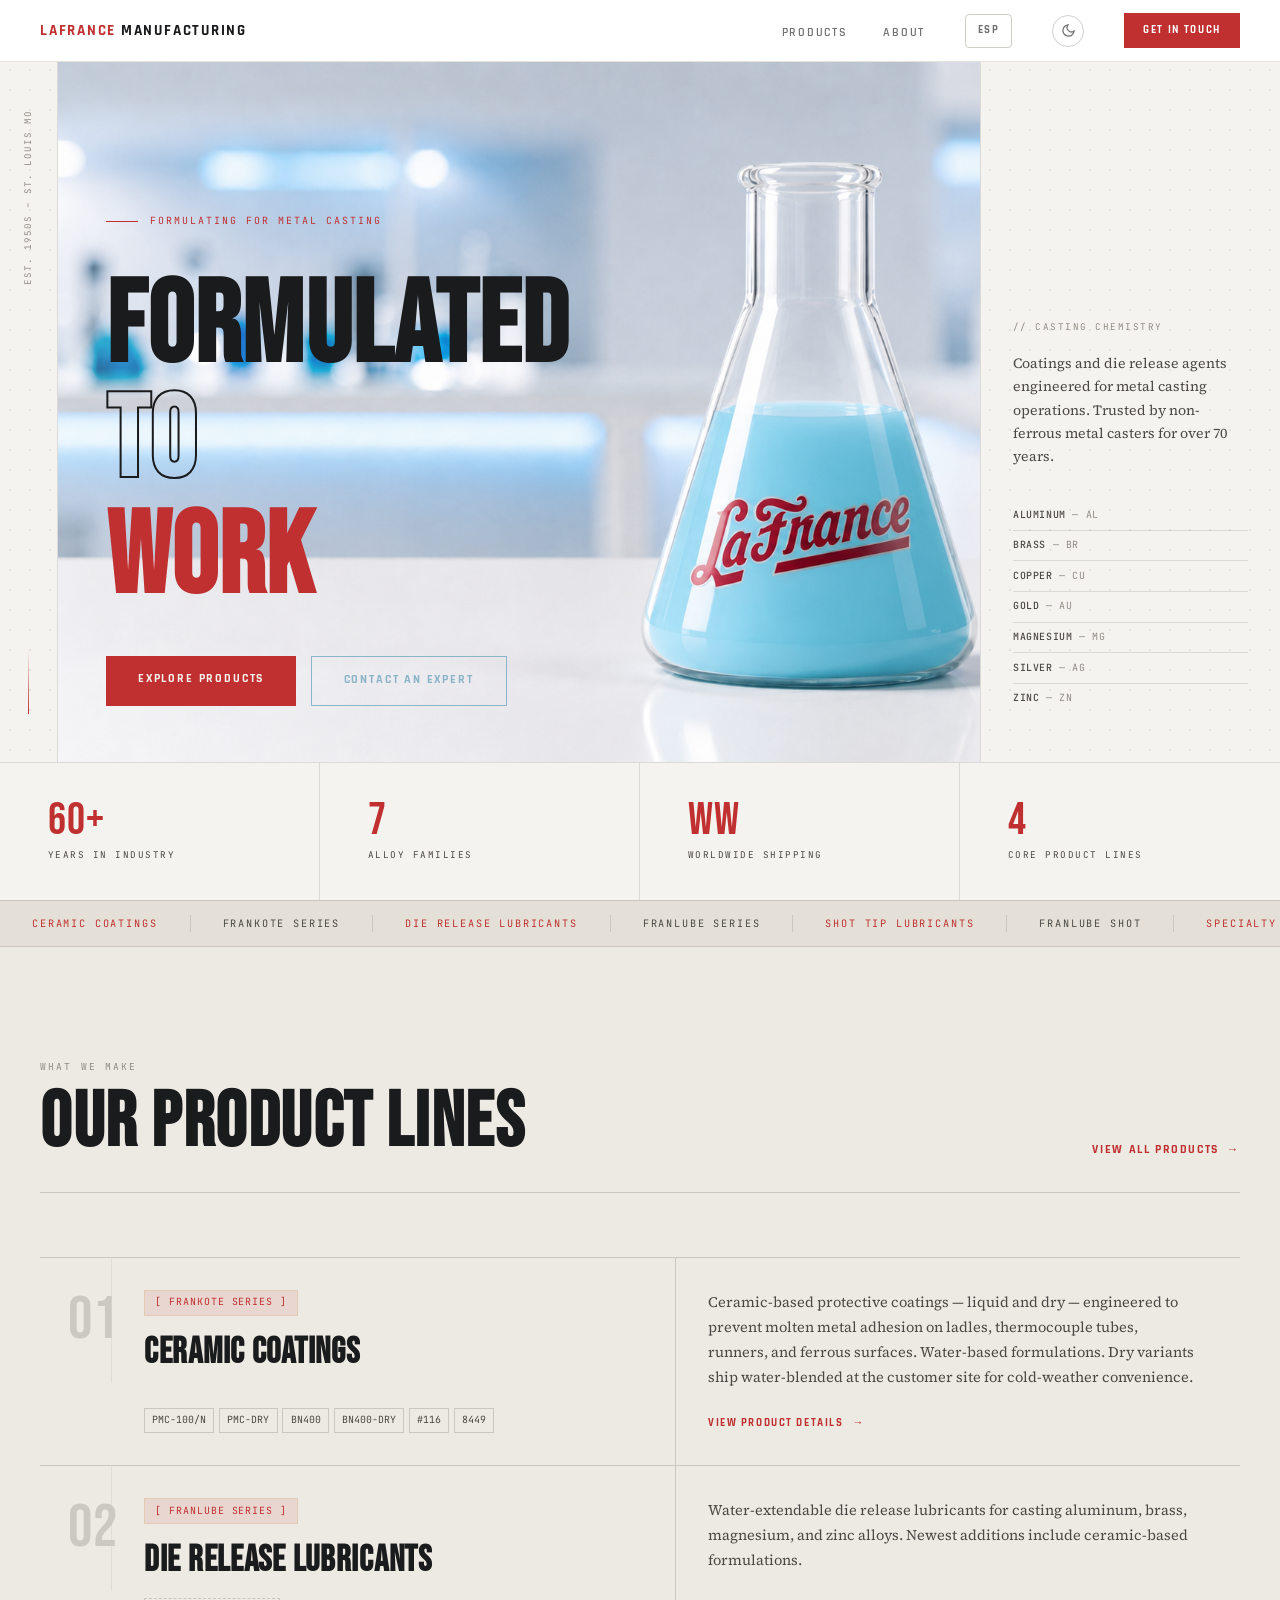
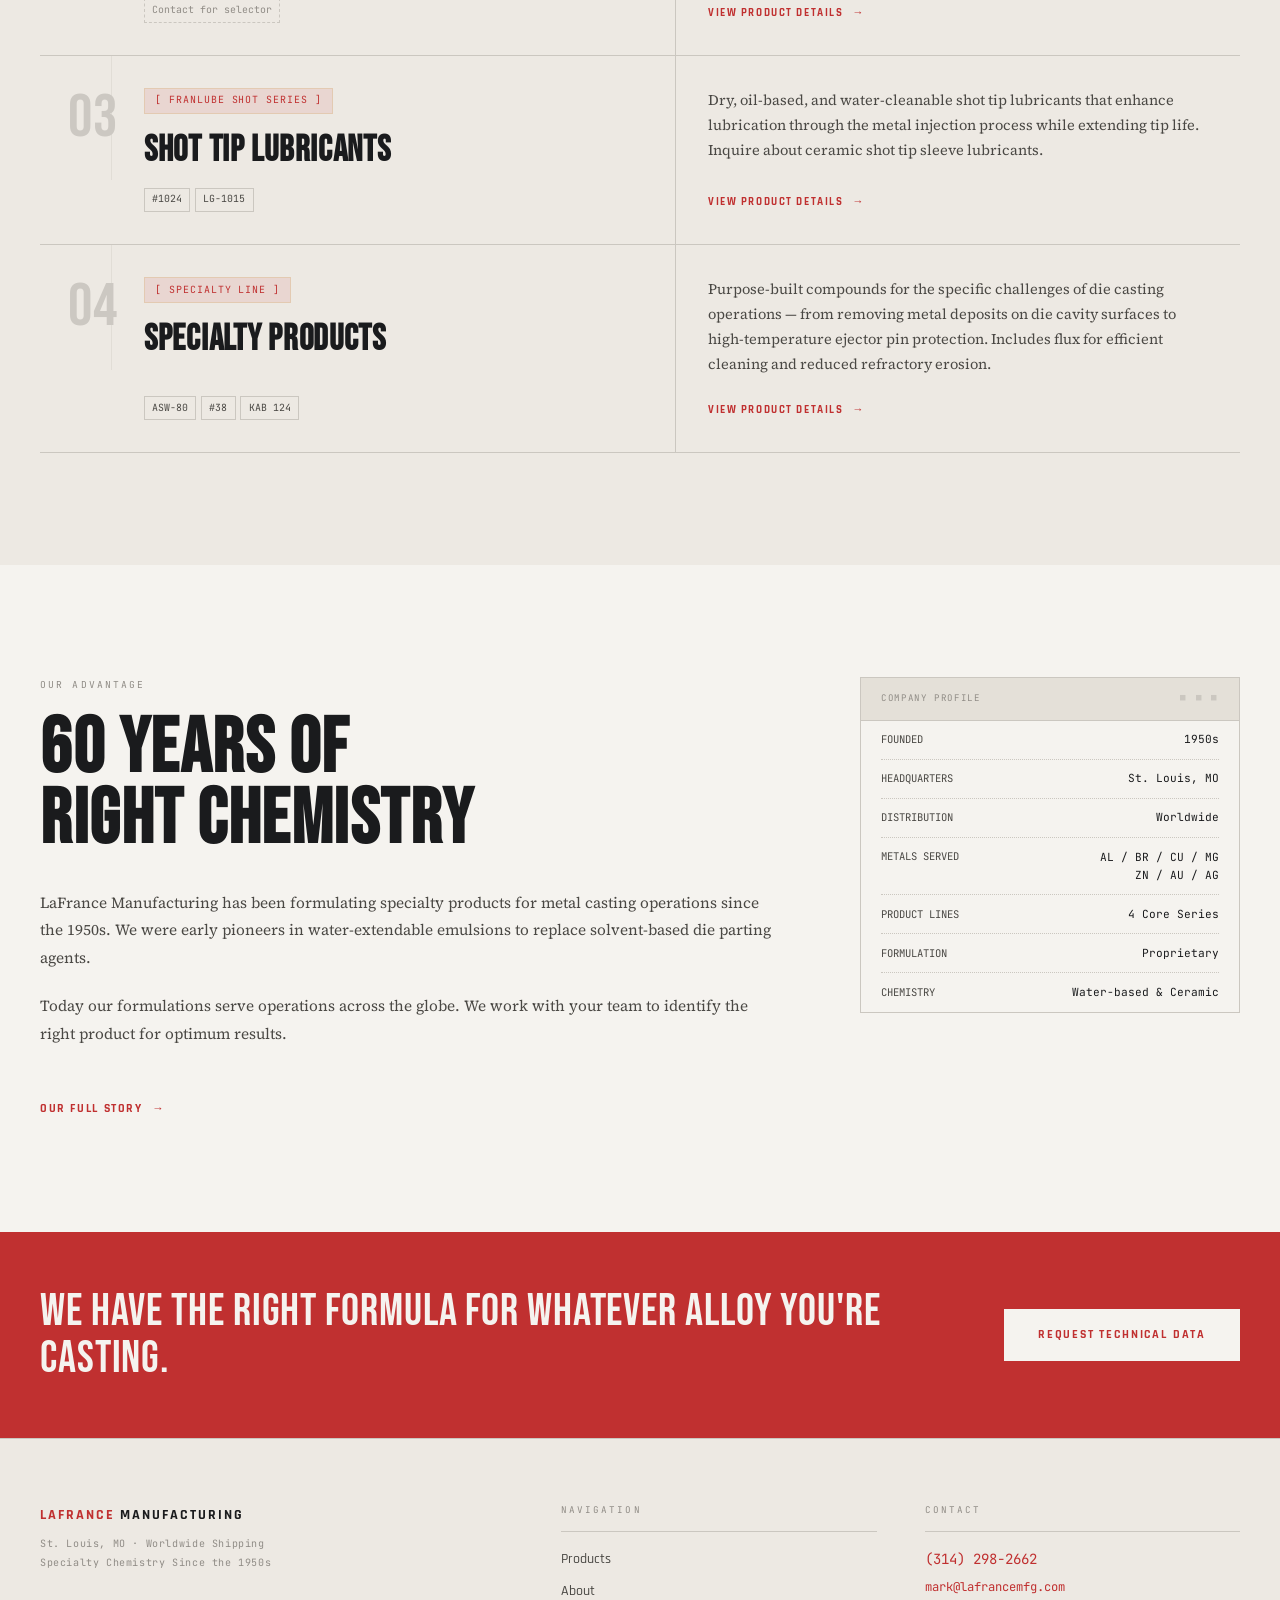
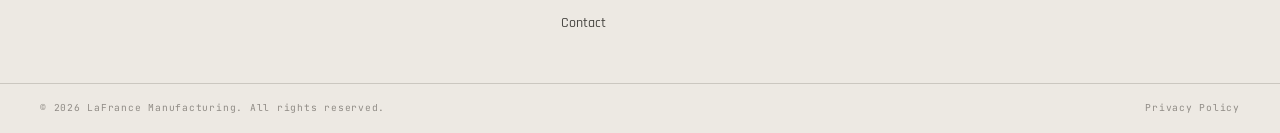
<file: index.html>
<!DOCTYPE html>
<html lang="en">
<head>
  <meta charset="UTF-8">
  <meta name="viewport" content="width=device-width, initial-scale=1.0">
  <title>LaFrance Manufacturing | Die Release Lubricants &amp; Ceramic Coatings for Metal Casting</title>
  <meta name="description" content="LaFrance Manufacturing produces proprietary die release lubricants, ceramic coatings, and shot tip lubricants engineered for metal casting operations. Serving foundries worldwide for 60+ years from St. Louis, MO.">
  <meta name="keywords" content="die release lubricant, ceramic coating foundry, metal casting lubricant, die casting release agent, shot tip lubricant, Frankote, Franlube, permanent mold coating, foundry chemistry, St. Louis manufacturer">
  <meta name="robots" content="index, follow">
  <meta name="author" content="LaFrance Manufacturing">
  <link rel="canonical" href="https://j0nmichal.github.io/lafrance/">

  <!-- Open Graph / LinkedIn / Social -->
  <meta property="og:type" content="website">
  <meta property="og:url" content="https://j0nmichal.github.io/lafrance/">
  <meta property="og:title" content="LaFrance Manufacturing | Die Release Lubricants &amp; Ceramic Coatings">
  <meta property="og:description" content="Proprietary die release lubricants, ceramic coatings, and shot tip lubricants engineered for metal casting. Trusted by non-ferrous metal casters worldwide for 60+ years.">
  <meta property="og:image" content="https://j0nmichal.github.io/lafrance/images/lafrance-foundry-die-casting-chemistry-st-louis.png">
  <meta property="og:image:width" content="1920">
  <meta property="og:image:height" content="1080">
  <meta property="og:site_name" content="LaFrance Manufacturing">
  <meta property="og:locale" content="en_US">

  <!-- Twitter Card -->
  <meta name="twitter:card" content="summary_large_image">
  <meta name="twitter:title" content="LaFrance Manufacturing | Die Release Lubricants &amp; Ceramic Coatings">
  <meta name="twitter:description" content="Proprietary die release lubricants and ceramic coatings for metal casting. 60+ years serving foundries worldwide.">
  <meta name="twitter:image" content="https://j0nmichal.github.io/lafrance/images/lafrance-foundry-die-casting-chemistry-st-louis.png">

  <!-- Schema.org JSON-LD -->
  <script type="application/ld+json">
  {
    "@context": "https://schema.org",
    "@graph": [
      {
        "@type": ["Organization", "LocalBusiness", "ManufacturingBusiness"],
        "@id": "https://j0nmichal.github.io/lafrance/#organization",
        "name": "LaFrance Manufacturing",
        "url": "https://j0nmichal.github.io/lafrance/",
        "logo": "https://j0nmichal.github.io/lafrance/images/lafrance-foundry-die-casting-chemistry-st-louis.png",
        "description": "Specialty chemical manufacturer producing die release lubricants, ceramic coatings, and shot tip lubricants engineered for metal casting operations.",
        "foundingDate": "1959",
        "address": {
          "@type": "PostalAddress",
          "addressLocality": "St. Louis",
          "addressRegion": "MO",
          "addressCountry": "US"
        },
        "areaServed": "Worldwide",
        "knowsAbout": ["die casting", "metal casting", "foundry chemistry", "ceramic coatings", "die release lubricants", "shot tip lubricants"],
        "sameAs": ["https://github.com/j0nmichal/lafrance"]
      },
      {
        "@type": "WebSite",
        "@id": "https://j0nmichal.github.io/lafrance/#website",
        "url": "https://j0nmichal.github.io/lafrance/",
        "name": "LaFrance Manufacturing",
        "publisher": { "@id": "https://j0nmichal.github.io/lafrance/#organization" }
      }
    ]
  }
  </script>

  <link rel="preconnect" href="https://fonts.googleapis.com">
  <link rel="preconnect" href="https://fonts.gstatic.com" crossorigin>
  <link href="https://fonts.googleapis.com/css2?family=Bebas+Neue&family=Rajdhani:wght@400;500;600;700&family=Source+Serif+4:ital,opsz,wght@0,8..60,300;0,8..60,400;1,8..60,300&family=JetBrains+Mono:wght@400;500&display=swap" rel="stylesheet">
  <link rel="stylesheet" href="style.css">
  <style>

    /* ── PREVIEW TWEAKS: white nav · red accent · dark grey bg · more hero space ── */
    :root {
      --accent:        #c03030;
      --accent-dim:    rgba(192,48,48,0.10);
      --bg:            #1a1b1d;
      --surface:       #212326;
      --surface-raised:#282b2e;
      --border:        #313539;
      --border-faint:  #262a2e;
    }

    /* White nav */
    #nav {
      background: rgba(255,255,255,0.97) !important;
      backdrop-filter: blur(8px);
    }
    #nav.scrolled { border-bottom-color: #c03030 !important; }
    .nav-logo { color: #191a1c !important; }
    .nav-logo strong { color: #c03030 !important; }
    .nav-links a { color: #707070 !important; }
    .nav-links a:hover,
    .nav-links a.active { color: #191a1c !important; }
    .nav-links a.active { border-bottom-color: #c03030 !important; }
    .nav-contact-btn { background: #c03030 !important; color: #fff !important; }
    .nav-contact-btn:hover { background: #d03535 !important; }
    .nav-toggle span { background: #191a1c !important; }
    .nav-drawer { background: #fff; border-bottom-color: #e2e2e2; }
    .nav-drawer a { color: #555 !important; border-bottom-color: #e8e8e8; }
    .nav-drawer a:hover { color: #191a1c !important; }

    /* ── Hero ── */
    .hero {
      min-height: 100vh;
      display: flex;
      flex-direction: column;
      padding-top: var(--nav-h);
      background: var(--bg);
    }

    .hero-content {
      flex: 1;
      display: grid;
      grid-template-columns: 58px 1fr 300px;
    }

    /* Left sidebar */
    .hero-sidebar {
      border-right: 1px solid rgba(42,46,51,0.5);
      display: flex;
      flex-direction: column;
      align-items: center;
      justify-content: space-between;
      padding: 3rem 0;
    }
    .hero-sidebar-label {
      writing-mode: vertical-rl;
      transform: rotate(180deg);
      font-family: var(--f-mono);
      font-size: 0.57rem;
      letter-spacing: 0.22em;
      text-transform: uppercase;
      color: var(--text-muted);
    }
    .hero-sidebar-line {
      width: 1px; height: 64px;
      background: linear-gradient(to bottom, transparent, var(--accent));
    }

    /* Center column: full-bleed image frame */
    .hero-main {
      display: flex;
      flex-direction: column;
      padding: 0;
      gap: 0;
    }

    /*
    ╔══════════════════════════════════════════════════════════════╗
    ║  PHOTO FRAME — swap background-image for real photo:        ║
    ║    background-image: url('images/lafrance-foundry-die-casting-chemistry-st-louis.png')            ║
    ║  Recommended: 1920×1080px, bright or dark tones both work.  ║
    ║  The gradient overlay handles text readability.             ║
    ╚══════════════════════════════════════════════════════════════╝
    */
    .hero-img-block {
      position: relative;
      overflow: hidden;
      flex: 1;
      min-height: 0;
      background-color: #1a1b1d;
      background-size: cover;
      background-position: 55% center;
      /* Light mode uses bright lab photo; dark mode uses -dark variant (see JS swap below) */
      background-image: url('images/lafrance-foundry-die-casting-chemistry-st-louis.png');
    }

    /* Very light overlay — just a soft fade at the left edge, no darkening */
    .hero-img-block::after {
      content: '';
      position: absolute; inset: 0;
      background: linear-gradient(
        to right,
        rgba(255,255,255,0.18) 0%,
        rgba(255,255,255,0.06) 35%,
        transparent 60%
      );
      z-index: 1;
    }

    /* Text lives inside the image frame, anchored top-left */
    .hero-text-over {
      position: absolute;
      inset: 0;
      z-index: 2;
      padding: 3.5rem 2rem 3.5rem 3rem;
      display: flex;
      flex-direction: column;
      justify-content: flex-end;
    }

    .hero-eyebrow {
      font-family: var(--f-mono);
      font-size: 0.62rem;
      letter-spacing: 0.2em;
      text-transform: uppercase;
      color: var(--accent);
      display: flex;
      align-items: center;
      gap: 0.75rem;
      margin-bottom: 2rem;
    }
    .hero-eyebrow::before {
      content: '';
      display: block;
      width: 2rem; height: 1px;
      background: var(--accent);
    }

    .hero-hed {
      font-family: var(--f-display);
      font-size: clamp(4.5rem, 9vw, 9.5rem);
      line-height: 1.0;
      letter-spacing: 0.01em;
      color: var(--text);
    }
    .hero-hed .stroke {
      -webkit-text-stroke: 2px var(--text);
      color: transparent;
    }
    .hero-hed .amber { color: var(--accent); }

    /* Light mode: dark text over bright photo */
    html.light .hero-hed { color: #1a1b1d; }
    html.light .hero-hed .stroke { -webkit-text-stroke: 2px #1a1b1d; }

    .hero-eyebrow {
      color: var(--accent);
      margin-bottom: 2.5rem;
    }

    /* CTAs sit inside the image frame at the bottom */
    .hero-ctas {
      display: flex;
      gap: 0.9rem;
      flex-wrap: wrap;
      margin-top: 2.5rem;
    }

    /* Right aside */
    .hero-aside {
      border-left: 1px solid rgba(42,46,51,0.4);
      padding: 3rem 2rem;
      display: flex;
      flex-direction: column;
      justify-content: flex-end;
      gap: 2rem;
    }
    .hero-aside-label {
      font-family: var(--f-mono);
      font-size: 0.58rem;
      letter-spacing: 0.16em;
      text-transform: uppercase;
      color: var(--text-muted);
      display: block;
      margin-bottom: 1rem;
    }
    .hero-aside p {
      font-size: 0.88rem;
      color: var(--text-2);
      line-height: 1.65;
    }
    .hero-aside-metals {
      font-family: var(--f-mono);
      font-size: 0.62rem;
      letter-spacing: 0.06em;
      color: var(--text-muted);
    }
    .hero-aside-metals span {
      display: block;
      padding: 0.4rem 0;
      border-bottom: 1px solid rgba(42,46,51,0.4);
    }
    .hero-aside-metals span:last-child { border-bottom: none; }
    .hero-aside-metals strong { font-weight: 500; color: var(--text-2); }

    /* Stats bar at bottom of hero */
    .hero-stats {
      position: relative;
      z-index: 2;
      display: grid;
      grid-template-columns: repeat(4, 1fr);
      border-top: 1px solid rgba(42,46,51,0.7);
    }
    .stat {
      padding: 2.25rem 3rem;
      border-right: 1px solid rgba(42,46,51,0.7);
      display: flex;
      flex-direction: column;
      gap: 0.3rem;
    }
    .stat:last-child { border-right: none; }
    .stat-val {
      font-family: var(--f-display);
      font-size: 2.8rem;
      color: var(--accent);
      line-height: 1;
      letter-spacing: 0.02em;
    }
    .stat-lbl {
      font-family: var(--f-mono);
      font-size: 0.58rem;
      letter-spacing: 0.16em;
      text-transform: uppercase;
      color: var(--text-2);
    }

    /* ── Product teasers ── */
    #products-teaser {
      padding: 7rem 0;
      background: var(--surface);
    }
    .teaser-header {
      display: flex;
      align-items: flex-end;
      justify-content: space-between;
      margin-bottom: 4rem;
      gap: 2rem;
      padding-bottom: 2rem;
      border-bottom: 1px solid var(--border);
    }
    .teaser-header .label { display: block; margin-bottom: 0.85rem; }
    .teaser-see-all {
      font-family: var(--f-sub);
      font-size: 0.72rem;
      font-weight: 700;
      letter-spacing: 0.14em;
      text-transform: uppercase;
      color: var(--accent);
      white-space: nowrap;
      align-self: flex-end;
      display: inline-flex;
      align-items: center;
      gap: 0.5rem;
      transition: gap 0.2s;
    }
    .teaser-see-all::after { content: '→'; }
    .teaser-see-all:hover { gap: 0.8rem; }

    /* ── About teaser ── */
    #about-teaser {
      padding: 7rem 0;
      background: var(--bg);
    }
    .about-grid {
      display: grid;
      grid-template-columns: 1fr 380px;
      gap: 5rem;
      align-items: start;
    }
    .about-grid .label { display: block; margin-bottom: 1.25rem; }
    .about-body { margin-top: 2rem; }
    .about-body p {
      font-size: 0.96rem;
      color: var(--text-2);
      line-height: 1.82;
      margin-bottom: 1.2rem;
    }
    .about-body p:last-child { margin-bottom: 0; }
    .about-link {
      margin-top: 2rem;
      display: inline-flex;
      align-items: center;
      gap: 0.6rem;
      font-family: var(--f-sub);
      font-size: 0.72rem;
      font-weight: 700;
      letter-spacing: 0.14em;
      text-transform: uppercase;
      color: var(--accent);
      transition: gap 0.2s;
    }
    .about-link::after { content: '→'; }
    .about-link:hover { gap: 0.9rem; }

    /* ── Light mode ── */
    html.light {
      --bg:            #f5f3ef;
      --surface:       #ede9e3;
      --surface-raised:#e4e0d8;
      --border:        #cbc7c0;
      --border-faint:  #d6d2cc;
      --text:          #1a1b1d;
      --text-2:        #4a4844;
      --text-muted:    #908c86;
    }

    /* Subtle dot-grid pattern on light mode body */
    html.light body {
      background-image: radial-gradient(circle, rgba(110,100,88,0.13) 1px, transparent 1px);
      background-size: 20px 20px;
      background-attachment: fixed;
    }

    /* Surfaces need to sit above the body pattern */
    html.light #nav,
    html.light footer,
    html.light #products-teaser,
    html.light #about-teaser,
    html.light .alloy-band,
    html.light .callout-strip { background-image: none; }

    /* Hero tweaks for light mode */
    html.light .hero { background: transparent; }
    html.light .hero-img-block { background-color: var(--surface); }
    html.light .hero-stats {
      border-top-color: rgba(0,0,0,0.1);
      background: var(--bg);
    }
    html.light .stat { border-right-color: rgba(0,0,0,0.1); }
    html.light .hero-sidebar { border-right-color: rgba(0,0,0,0.1); }
    html.light .hero-aside { border-left-color: rgba(0,0,0,0.1); }
    html.light .hero-aside-metals span { border-bottom-color: rgba(0,0,0,0.1); }

    /* Theme toggle button */
    #theme-toggle {
      width: 32px; height: 32px;
      border: 1px solid #d0d0d0;
      background: transparent;
      cursor: pointer;
      display: flex; align-items: center; justify-content: center;
      color: #707070;
      transition: color 0.2s, border-color 0.2s;
      padding: 0;
      flex-shrink: 0;
    }
    #theme-toggle:hover { color: #c03030; border-color: #c03030; }
    #theme-toggle:focus-visible { outline: 2px solid #c03030; outline-offset: 2px; }
    #theme-toggle svg { display: block; }

    /* Responsive */
    @media (max-width: 1100px) {
      .hero-content { grid-template-columns: 52px 1fr; }
      .hero-aside { display: none; }
    }
    @media (max-width: 860px) {
      .hero-content { grid-template-columns: 1fr; }
      .hero-sidebar { display: none; }
      .hero-main { padding: 0; }
      .hero-text-over { padding: 2rem 1.5rem 1.75rem; }
      .hero-hed { font-size: clamp(3.5rem, 12vw, 6rem); }
      .hero-stats { grid-template-columns: repeat(2, 1fr); }
      .about-grid { grid-template-columns: 1fr; gap: 3rem; }
      .teaser-header { flex-direction: column; align-items: flex-start; }
    }
    @media (max-width: 540px) {
      .hero { min-height: 0; }
      .hero-img-block { min-height: 520px; }
      .hero-stats { grid-template-columns: repeat(2, 1fr); }
      .stat { padding: 1.25rem 1.5rem; }
      .stat-val { font-size: 2.2rem; }
      .hero-ctas { flex-direction: column; }
    }
  </style>
</head>
<body>

<!-- ── Nav ──────────────────────────────────────────────────── -->
<nav id="nav" role="navigation" aria-label="Main navigation">
  <div class="nav-inner">
    <a href="index.html" class="nav-logo"><strong>LAFRANCE</strong> Manufacturing</a>
    <ul class="nav-links" role="list">
      <li><a href="products.html" data-i18n="nav.products">Products</a></li>
      <li><a href="about.html" data-i18n="nav.about">About</a></li>
    </ul>
    <button id="lang-toggle" aria-label="Toggle language">ESP</button>
    <button id="theme-toggle" aria-label="Toggle light/dark mode">
      <!-- Sun icon (shown in dark mode → click to go light) -->
      <svg id="icon-sun" viewBox="0 0 24 24" width="15" height="15" fill="none" stroke="currentColor" stroke-width="2" stroke-linecap="round">
        <circle cx="12" cy="12" r="5"/><line x1="12" y1="1" x2="12" y2="3"/><line x1="12" y1="21" x2="12" y2="23"/>
        <line x1="4.22" y1="4.22" x2="5.64" y2="5.64"/><line x1="18.36" y1="18.36" x2="19.78" y2="19.78"/>
        <line x1="1" y1="12" x2="3" y2="12"/><line x1="21" y1="12" x2="23" y2="12"/>
        <line x1="4.22" y1="19.78" x2="5.64" y2="18.36"/><line x1="18.36" y1="5.64" x2="19.78" y2="4.22"/>
      </svg>
      <!-- Moon icon (shown in light mode → click to go dark) -->
      <svg id="icon-moon" viewBox="0 0 24 24" width="15" height="15" fill="none" stroke="currentColor" stroke-width="2" stroke-linecap="round" style="display:none">
        <path d="M21 12.79A9 9 0 1 1 11.21 3 7 7 0 0 0 21 12.79z"/>
      </svg>
    </button>
    <a href="contact.html" class="nav-contact-btn" data-i18n="nav.get_in_touch">Get in Touch</a>
    <button class="nav-toggle" id="nav-toggle" aria-label="Open menu" aria-expanded="false" aria-controls="nav-drawer">
      <span></span><span></span><span></span>
    </button>
  </div>
</nav>
<div class="nav-drawer" id="nav-drawer" aria-hidden="true">
  <a href="products.html" data-i18n="nav.products">Products</a>
  <a href="about.html" data-i18n="nav.about">About</a>
</div>


<!-- ── Hero ─────────────────────────────────────────────────── -->
<section class="hero" aria-labelledby="hero-hed">

  <div class="hero-content">

    <div class="hero-sidebar" aria-hidden="true">
      <span class="hero-sidebar-label">Est. 1950s – St. Louis MO</span>
      <span class="hero-sidebar-line"></span>
    </div>

    <div class="hero-main">

      <!-- Image frame — headline + CTAs live inside this -->
      <div class="hero-img-block">
        <div class="hero-text-over">
          <p class="hero-eyebrow reveal" data-i18n="hero.eyebrow">Formulating for Metal Casting</p>
          <h1 class="hero-hed reveal d1" id="hero-hed">
            <span data-i18n="hero.line1">FORMULATED</span><br>
            <span class="stroke" data-i18n="hero.line2">TO</span><br>
            <span class="amber" data-i18n="hero.line3">WORK</span>
          </h1>
          <div class="hero-ctas reveal d2">
            <a href="products.html" class="btn btn-amber" data-i18n="nav.explore">Explore Products</a>
            <a href="contact.html" class="btn btn-ghost" data-i18n="nav.contact_expert">Contact an Expert</a>
          </div>
        </div>
      </div>

    </div>

    <aside class="hero-aside reveal d2">
      <div>
        <span class="hero-aside-label" data-i18n="aside.label">// Casting Chemistry</span>
        <p data-i18n="aside.body">Coatings and die release agents engineered for metal casting operations. Trusted by non-ferrous metal casters for over 70 years.</p>
      </div>
      <div class="hero-aside-metals" aria-label="Metals served">
        <span><strong>ALUMINUM</strong> — AL</span>
        <span><strong>BRASS</strong> — BR</span>
        <span><strong>COPPER</strong> — CU</span>
        <span><strong>GOLD</strong> — AU</span>
        <span><strong>MAGNESIUM</strong> — MG</span>
        <span><strong>SILVER</strong> — AG</span>
        <span><strong>ZINC</strong> — ZN</span>
      </div>
    </aside>

  </div>

  <div class="hero-stats reveal d3" role="list">
    <div class="stat" role="listitem">
      <span class="stat-val">60+</span>
      <span class="stat-lbl" data-i18n="stat.years">Years in Industry</span>
    </div>
    <div class="stat" role="listitem">
      <span class="stat-val">7</span>
      <span class="stat-lbl" data-i18n="stat.alloys">Alloy Families</span>
    </div>
    <div class="stat" role="listitem">
      <span class="stat-val">WW</span>
      <span class="stat-lbl" data-i18n="stat.shipping">Worldwide Shipping</span>
    </div>
    <div class="stat" role="listitem">
      <span class="stat-val">4</span>
      <span class="stat-lbl" data-i18n="stat.lines">Core Product Lines</span>
    </div>
  </div>

</section>


<!-- ── Alloy band ────────────────────────────────────────────── -->
<div class="alloy-band" aria-hidden="true">
  <div class="alloy-track">
    <span class="alloy-item hi">Ceramic Coatings</span><span class="alloy-item">Frankote Series</span>
    <span class="alloy-item hi">Die Release Lubricants</span><span class="alloy-item">Franlube Series</span>
    <span class="alloy-item hi">Shot Tip Lubricants</span><span class="alloy-item">Franlube Shot</span>
    <span class="alloy-item hi">Specialty Products</span><span class="alloy-item">AL / BR / CU / MG / ZN / AU / AG</span>
    <span class="alloy-item hi" data-i18n="alloy.gold_silver">Gold &amp; Silver</span><span class="alloy-item">St. Louis, MO</span>
    <span class="alloy-item hi">Worldwide Shipping</span><span class="alloy-item">Ceramic Coatings</span>
    <span class="alloy-item hi">Frankote Series</span><span class="alloy-item">Die Release Lubricants</span>
    <span class="alloy-item hi">Franlube Series</span><span class="alloy-item">Shot Tip Lubricants</span>
    <span class="alloy-item hi">Franlube Shot</span><span class="alloy-item">Specialty Products</span>
    <span class="alloy-item hi">AL / BR / CU / MG / ZN / AU / AG</span><span class="alloy-item" data-i18n="alloy.gold_silver">Gold &amp; Silver</span>
    <span class="alloy-item hi">St. Louis, MO</span><span class="alloy-item">Worldwide Shipping</span>
  </div>
</div>


<!-- ── Product teasers ───────────────────────────────────────── -->
<section id="products-teaser" aria-labelledby="prod-teaser-hed">
  <div class="w">

    <div class="teaser-header reveal">
      <div>
        <span class="label" data-i18n="prod.what_we_make">What We Make</span>
        <h2 class="hed hed-lg" id="prod-teaser-hed" data-i18n="prod.our_lines">OUR PRODUCT LINES</h2>
      </div>
      <a href="products.html" class="teaser-see-all" data-i18n="prod.view_all">View All Products</a>
    </div>

    <div class="product-rows">

      <div class="prod-row reveal">
        <div class="prod-num" aria-hidden="true">01</div>
        <div class="prod-left">
          <span class="prod-badge" data-i18n="t1.badge">[ FRANKOTE SERIES ]</span>
          <h3 class="prod-name" data-i18n="t1.name">CERAMIC COATINGS</h3>
          <div class="prod-skus">
            <span class="sku">PMC-100/N</span><span class="sku">PMC-DRY</span>
            <span class="sku">BN400</span><span class="sku">BN400-DRY</span>
            <span class="sku">#116</span><span class="sku">8449</span>
          </div>
        </div>
        <div class="prod-right">
          <p class="prod-desc" data-i18n="t1.desc">Ceramic-based protective coatings — liquid and dry — engineered to prevent molten metal adhesion on ladles, thermocouple tubes, runners, and ferrous surfaces. Water-based formulations. Dry variants ship water-blended at the customer site for cold-weather convenience.</p>
          <a href="products.html#ceramic" class="prod-cta" data-i18n="prod.view_detail">View product details</a>
        </div>
      </div>

      <div class="prod-row reveal d1">
        <div class="prod-num" aria-hidden="true">02</div>
        <div class="prod-left">
          <span class="prod-badge" data-i18n="t2.badge">[ FRANLUBE SERIES ]</span>
          <h3 class="prod-name" data-i18n="t2.name">DIE RELEASE LUBRICANTS</h3>
          <div class="prod-skus">
            <span class="sku" style="border-style:dashed;color:var(--text-muted)">Contact for selector</span>
          </div>
        </div>
        <div class="prod-right">
          <p class="prod-desc" data-i18n="t2.desc">Water-extendable die release lubricants for casting aluminum, brass, magnesium, and zinc alloys. Newest additions include ceramic-based formulations.</p>
          <a href="products.html#die-release" class="prod-cta" data-i18n="prod.view_detail">View product details</a>
        </div>
      </div>

      <div class="prod-row reveal d2">
        <div class="prod-num" aria-hidden="true">03</div>
        <div class="prod-left">
          <span class="prod-badge" data-i18n="t3.badge">[ FRANLUBE SHOT SERIES ]</span>
          <h3 class="prod-name" data-i18n="t3.name">SHOT TIP LUBRICANTS</h3>
          <div class="prod-skus">
            <span class="sku">#1024</span><span class="sku">LG-1015</span>
          </div>
        </div>
        <div class="prod-right">
          <p class="prod-desc" data-i18n="t3.desc">Dry, oil-based, and water-cleanable shot tip lubricants that enhance lubrication through the metal injection process while extending tip life. Inquire about ceramic shot tip sleeve lubricants.</p>
          <a href="products.html#shot-tip" class="prod-cta" data-i18n="prod.view_detail">View product details</a>
        </div>
      </div>

      <div class="prod-row reveal d3">
        <div class="prod-num" aria-hidden="true">04</div>
        <div class="prod-left">
          <span class="prod-badge" data-i18n="t4.badge">[ SPECIALTY LINE ]</span>
          <h3 class="prod-name" data-i18n="t4.name">SPECIALTY PRODUCTS</h3>
          <div class="prod-skus">
            <span class="sku">ASW-80</span><span class="sku">#38</span><span class="sku">KAB 124</span>
          </div>
        </div>
        <div class="prod-right">
          <p class="prod-desc" data-i18n="t4.desc">Purpose-built compounds for the specific challenges of die casting operations — from removing metal deposits on die cavity surfaces to high-temperature ejector pin protection. Includes flux for efficient cleaning and reduced refractory erosion.</p>
          <a href="products.html#specialty" class="prod-cta" data-i18n="prod.view_detail">View product details</a>
        </div>
      </div>

    </div>
  </div>
</section>


<!-- ── About teaser ──────────────────────────────────────────── -->
<section id="about-teaser" aria-labelledby="about-teaser-hed">
  <div class="w">
    <div class="about-grid">

      <div>
        <span class="label reveal" data-i18n="about.label">Our Advantage</span>
        <h2 class="hed hed-lg reveal d1" id="about-teaser-hed" style="margin-top:1rem;"><span data-i18n="about.h2_l1">60 YEARS OF</span><br><span data-i18n="about.h2_l2">RIGHT CHEMISTRY</span></h2>
        <div class="about-body reveal d2">
          <p data-i18n="about.p1">LaFrance Manufacturing has been formulating specialty products for metal casting operations since the 1950s. We were early pioneers in water-extendable emulsions to replace solvent-based die parting agents.</p>
          <p data-i18n="about.p2">Today our formulations serve operations across the globe. We work with your team to identify the right product for optimum results.</p>
          <a href="about.html" class="about-link" data-i18n="about.link">Our full story</a>
        </div>
      </div>

      <div class="spec-panel reveal d2">
        <div class="spec-panel-head" data-i18n="spec.head">COMPANY PROFILE</div>
        <div class="spec-panel-rows">
          <div class="spec-row"><span class="spec-key" data-i18n="spec.founded">FOUNDED</span><span class="spec-val">1950s</span></div>
          <div class="spec-row"><span class="spec-key" data-i18n="spec.hq">HEADQUARTERS</span><span class="spec-val">St. Louis, MO</span></div>
          <div class="spec-row"><span class="spec-key" data-i18n="spec.dist">DISTRIBUTION</span><span class="spec-val" data-i18n="spec.dist_val">Worldwide</span></div>
          <div class="spec-row spec-row--metals"><span class="spec-key" data-i18n="spec.metals">METALS SERVED</span><span class="spec-val">AL / BR / CU / MG<br>ZN / AU / AG</span></div>
          <div class="spec-row"><span class="spec-key" data-i18n="spec.lines">PRODUCT LINES</span><span class="spec-val" data-i18n="spec.lines_val">4 Core Series</span></div>
          <div class="spec-row"><span class="spec-key" data-i18n="spec.form">FORMULATION</span><span class="spec-val" data-i18n="spec.form_val">Proprietary</span></div>
          <div class="spec-row"><span class="spec-key" data-i18n="spec.chem">CHEMISTRY</span><span class="spec-val" data-i18n="spec.chem_val">Water-based &amp; Ceramic</span></div>
        </div>
      </div>

    </div>
  </div>
</section>


<!-- ── Callout ───────────────────────────────────────────────── -->
<div class="callout-strip reveal">
  <blockquote data-i18n="callout.quote">We have the right formula for whatever alloy you're casting.</blockquote>
  <a href="contact.html" class="btn btn-invert" data-i18n="callout.btn">Talk to an Expert</a>
</div>


<!-- ── Footer ───────────────────────────────────────────────── -->
<footer role="contentinfo">
  <div class="footer-body">
    <div>
      <p class="footer-logo"><strong>LAFRANCE</strong> Manufacturing</p>
      <p class="footer-tagline">St. Louis, MO · Worldwide Shipping<br>Specialty Chemistry Since the 1950s</p>
    </div>
    <div>
      <p class="footer-col-head" data-i18n="footer.nav_head">Navigation</p>
      <nav class="footer-nav" aria-label="Footer navigation">
        <a href="products.html" data-i18n="nav.products">Products</a>
        <a href="about.html" data-i18n="nav.about">About</a>
        <a href="contact.html" data-i18n="nav.contact">Contact</a>
      </nav>
    </div>
    <div>
      <p class="footer-col-head" data-i18n="footer.contact_head">Contact</p>
      <a href="tel:+13142982662" class="footer-tel">(314) 298-2662</a>
      <a href="mailto:mark@lafrancemfg.com" class="footer-email">mark@lafrancemfg.com</a>
    </div>
  </div>
  <div class="footer-bottom">
    <p class="footer-copy" data-i18n="footer.copy">&copy; 2026 LaFrance Manufacturing. All rights reserved.</p>
    <a href="privacy-policy.html">Privacy Policy</a>
  </div>
</footer>

<script>
  // ── Language toggle ──────────────────────────────────────────
  const translations = {
    // Nav
    'nav.products':       ['Products',        'Productos'],
    'nav.about':          ['About',           'Nosotros'],
    'nav.contact':        ['Contact',         'Contacto'],
    'nav.get_in_touch':   ['Get in Touch',    'Contáctanos'],
    'nav.explore':        ['Explore Products','Ver Productos'],
    'nav.contact_expert': ['Contact an Expert','Hablar con un Experto'],
    // Hero
    'hero.eyebrow':       ['Formulating for Metal Casting', 'Formulando para Fundición de Metales'],
    'hero.line1':         ['FORMULATED',      'FORMULADO'],
    'hero.line2':         ['TO',              'PARA'],
    'hero.line3':         ['WORK',            'FUNCIONAR'],
    // Aside
    'aside.label':        ['// Casting Chemistry', '// Química de Fundición'],
    'aside.body':         ['Coatings and die release agents engineered for metal casting operations. Trusted by non-ferrous metal casters for over 70 years.', 'Recubrimientos y agentes desmoldantes diseñados para operaciones de fundición de metales. De confianza en fundidores de metales no ferrosos por más de 70 años.'],
    // Stats
    'stat.years':         ['Years in Industry',   'Años en la Industria'],
    'stat.alloys':        ['Alloy Families',       'Familias de Aleación'],
    'stat.shipping':      ['Worldwide Shipping',   'Envíos Mundiales'],
    'stat.lines':         ['Core Product Lines',   'Líneas de Producto'],
    // Products teaser
    'prod.what_we_make':  ['What We Make',         'Lo Que Fabricamos'],
    'prod.our_lines':     ['OUR PRODUCT LINES',    'NUESTRAS LÍNEAS DE PRODUCTO'],
    'prod.view_all':      ['View All Products',    'Ver Todos los Productos'],
    'prod.view_detail':   ['View product details', 'Ver detalles del producto'],
    // Product teaser rows
    't1.badge': ['[ FRANKOTE SERIES ]',     '[ SERIE FRANKOTE ]'],
    't1.name':  ['CERAMIC COATINGS',        'RECUBRIMIENTOS CERÁMICOS'],
    't1.desc':  ['Ceramic-based protective coatings — liquid and dry — engineered to prevent molten metal adhesion on ladles, thermocouple tubes, runners, and ferrous surfaces. Water-based formulations. Dry variants ship water-blended at the customer site for cold-weather convenience.', 'Recubrimientos cerámicos protectores — líquidos y secos — diseñados para prevenir la adhesión de metal fundido en cucharas, tubos de termopar, canales y superficies ferrosas. Formulaciones a base de agua. Las variantes secas se envían mezcladas con agua en el sitio del cliente para comodidad en climas fríos.'],
    't2.badge': ['[ FRANLUBE SERIES ]',     '[ SERIE FRANLUBE ]'],
    't2.name':  ['DIE RELEASE LUBRICANTS',  'LUBRICANTES DESMOLDANTES'],
    't2.desc':  ['Water-extendable die release lubricants for casting aluminum, brass, magnesium, and zinc alloys. Newest additions include ceramic-based formulations.', 'Lubricantes desmoldantes a base de agua para fundir aleaciones de aluminio, latón, magnesio y zinc. Las últimas incorporaciones incluyen formulaciones cerámicas.'],
    't3.badge': ['[ FRANLUBE SHOT SERIES ]','[ SERIE FRANLUBE SHOT ]'],
    't3.name':  ['SHOT TIP LUBRICANTS',     'LUBRICANTES PARA PUNTAS'],
    't3.desc':  ['Dry, oil-based, and water-cleanable shot tip lubricants that enhance lubrication through the metal injection process while extending tip life. Inquire about ceramic shot tip sleeve lubricants.', 'Lubricantes para puntas de inyección secos, a base de aceite y limpiables con agua que mejoran la lubricación durante el proceso de inyección de metal y prolongan la vida útil de la punta. Consulte sobre lubricantes cerámicos para manga de punta de inyección.'],
    't4.badge': ['[ SPECIALTY LINE ]',      '[ LÍNEA ESPECIAL ]'],
    't4.name':  ['SPECIALTY PRODUCTS',      'PRODUCTOS ESPECIALES'],
    't4.desc':  ['Purpose-built compounds for the specific challenges of die casting operations — from removing metal deposits on die cavity surfaces to high-temperature ejector pin protection. Includes flux for efficient cleaning and reduced refractory erosion.', 'Compuestos diseñados para los desafíos específicos de las operaciones de fundición a presión — desde la eliminación de depósitos metálicos en las cavidades del molde hasta la protección de pines expulsores a alta temperatura. Incluye fundente para una limpieza eficiente y reducción de la erosión refractaria.'],
    // About teaser
    'about.label':  ['Our Advantage',  'Nuestra Ventaja'],
    'about.h2_l1':  ['60 YEARS OF',    '60 AÑOS DE'],
    'about.h2_l2':  ['RIGHT CHEMISTRY','QUÍMICA CORRECTA'],
    'about.p1':     ['LaFrance Manufacturing has been formulating specialty products for metal casting operations since the 1950s. We were early pioneers in water-extendable emulsions to replace solvent-based die parting agents.', 'LaFrance Manufacturing ha formulado productos especiales para operaciones de fundición de metales desde los años 50. Fuimos pioneros en emulsiones a base de agua para reemplazar los agentes desmoldantes a base de solvente.'],
    'about.p2':     ['Today our formulations serve operations across the globe. We work with your team to identify the right product for optimum results.', 'Hoy nuestras formulaciones sirven a operaciones en todo el mundo. Trabajamos con su equipo para identificar el producto correcto para obtener resultados óptimos.'],
    'about.link':   ['Our full story', 'Nuestra historia completa'],
    // Spec panel
    'spec.head':      ['COMPANY PROFILE',    'PERFIL DE LA EMPRESA'],
    'spec.founded':   ['FOUNDED',            'FUNDADA'],
    'spec.hq':        ['HEADQUARTERS',       'SEDE CENTRAL'],
    'spec.dist':      ['DISTRIBUTION',       'DISTRIBUCIÓN'],
    'spec.dist_val':  ['Worldwide',          'Mundial'],
    'spec.metals':    ['METALS SERVED',      'METALES ATENDIDOS'],
    'spec.lines':     ['PRODUCT LINES',      'LÍNEAS DE PRODUCTO'],
    'spec.lines_val': ['4 Core Series',      '4 Series Principales'],
    'spec.form':      ['FORMULATION',        'FORMULACIÓN'],
    'spec.form_val':  ['Proprietary',        'Propietaria'],
    'spec.chem':      ['CHEMISTRY',          'QUÍMICA'],
    'spec.chem_val':  ['Water-based & Ceramic','A base de agua y Cerámica'],
    // Callout
    'callout.quote':      ['We have the right formula for whatever alloy you\'re casting.', 'Tenemos la fórmula correcta para cualquier aleación que fundas.'],
    'callout.btn':        ['Request Technical Data', 'Solicitar Datos Técnicos'],
    // Footer
    'alloy.gold_silver':  ['Gold & Silver',     'Oro y Plata'],
    'footer.nav_head':    ['Navigation',        'Navegación'],
    'footer.contact_head':['Contact',           'Contacto'],
    'footer.copy':        ['© 2026 LaFrance Manufacturing. All rights reserved.', '© 2026 LaFrance Manufacturing. Todos los derechos reservados.'],
  };

  const langBtn = document.getElementById('lang-toggle');
  let isSpanish = localStorage.getItem('lfLang') === 'es';

  function applyLang(es) {
    isSpanish = es;
    langBtn.classList.toggle('active', es);
    langBtn.textContent = es ? 'ENG' : 'ESP';
    localStorage.setItem('lfLang', es ? 'es' : 'en');
    document.querySelectorAll('[data-i18n]').forEach(el => {
      const key = el.getAttribute('data-i18n');
      if (translations[key]) el.textContent = translations[key][es ? 1 : 0];
    });
  }

  applyLang(isSpanish);
  langBtn.addEventListener('click', () => applyLang(!isSpanish));

  // ── Theme toggle ─────────────────────────────────────────────
  const html        = document.documentElement;
  const themeBtn    = document.getElementById('theme-toggle');
  const iconSun     = document.getElementById('icon-sun');
  const iconMoon    = document.getElementById('icon-moon');
  const heroBlock   = document.querySelector('.hero-img-block');

  const DARK_IMG  = 'images/lafrance-foundry-die-casting-chemistry-st-louis-dark.png';
  const LIGHT_IMG = 'images/lafrance-foundry-die-casting-chemistry-st-louis.png';

  function applyTheme(isLight) {
    html.classList.toggle('light', isLight);
    iconSun.style.display  = isLight ? 'none'  : 'block';
    iconMoon.style.display = isLight ? 'block' : 'none';
    if (heroBlock) {
      heroBlock.style.backgroundImage = `url('${isLight ? LIGHT_IMG : DARK_IMG}')`;
    }
  }

  // Apply saved preference on load (default = dark)
  const saved = localStorage.getItem('lfTheme');
  applyTheme(saved !== 'dark');

  themeBtn.addEventListener('click', () => {
    const goingLight = !html.classList.contains('light');
    applyTheme(goingLight);
    localStorage.setItem('lfTheme', goingLight ? 'light' : 'dark');
  });

  // ── Nav scroll state
  const nav = document.getElementById('nav');
  window.addEventListener('scroll', () => {
    nav.classList.toggle('scrolled', window.scrollY > 40);
  }, { passive: true });

  // Mobile nav
  const toggle = document.getElementById('nav-toggle');
  const drawer = document.getElementById('nav-drawer');
  toggle.addEventListener('click', () => {
    const open = drawer.classList.toggle('open');
    toggle.setAttribute('aria-expanded', String(open));
    drawer.setAttribute('aria-hidden', String(!open));
  });
  drawer.querySelectorAll('a').forEach(a => {
    a.addEventListener('click', () => {
      drawer.classList.remove('open');
      toggle.setAttribute('aria-expanded', 'false');
      drawer.setAttribute('aria-hidden', 'true');
    });
  });
  document.addEventListener('click', e => {
    if (!nav.contains(e.target) && !drawer.contains(e.target)) {
      drawer.classList.remove('open');
      toggle.setAttribute('aria-expanded', 'false');
      drawer.setAttribute('aria-hidden', 'true');
    }
  });

  // Scroll reveal
  const obs = new IntersectionObserver(entries => {
    entries.forEach(e => { if (e.isIntersecting) { e.target.classList.add('in'); obs.unobserve(e.target); } });
  }, { threshold: 0.1, rootMargin: '0px 0px -28px 0px' });
  document.querySelectorAll('.reveal').forEach(el => obs.observe(el));
</script>
</body>
</html>
</file>
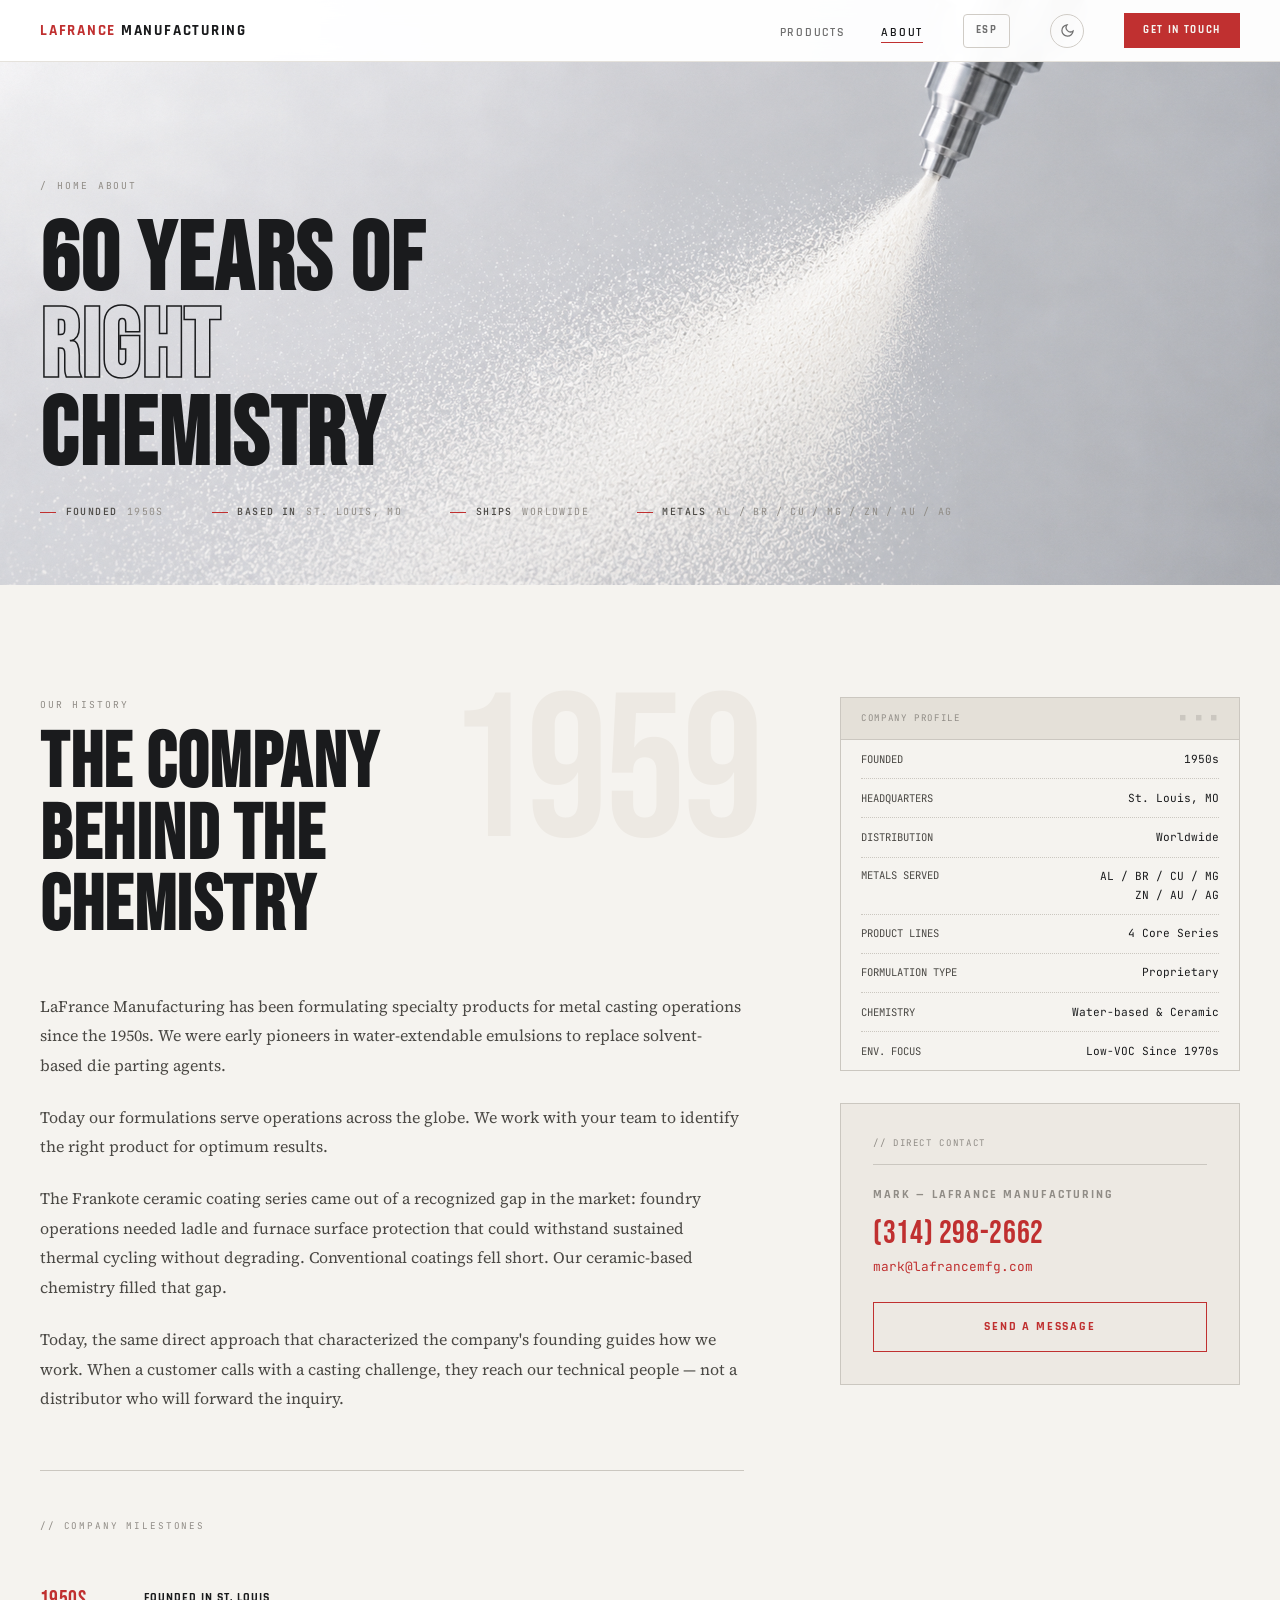
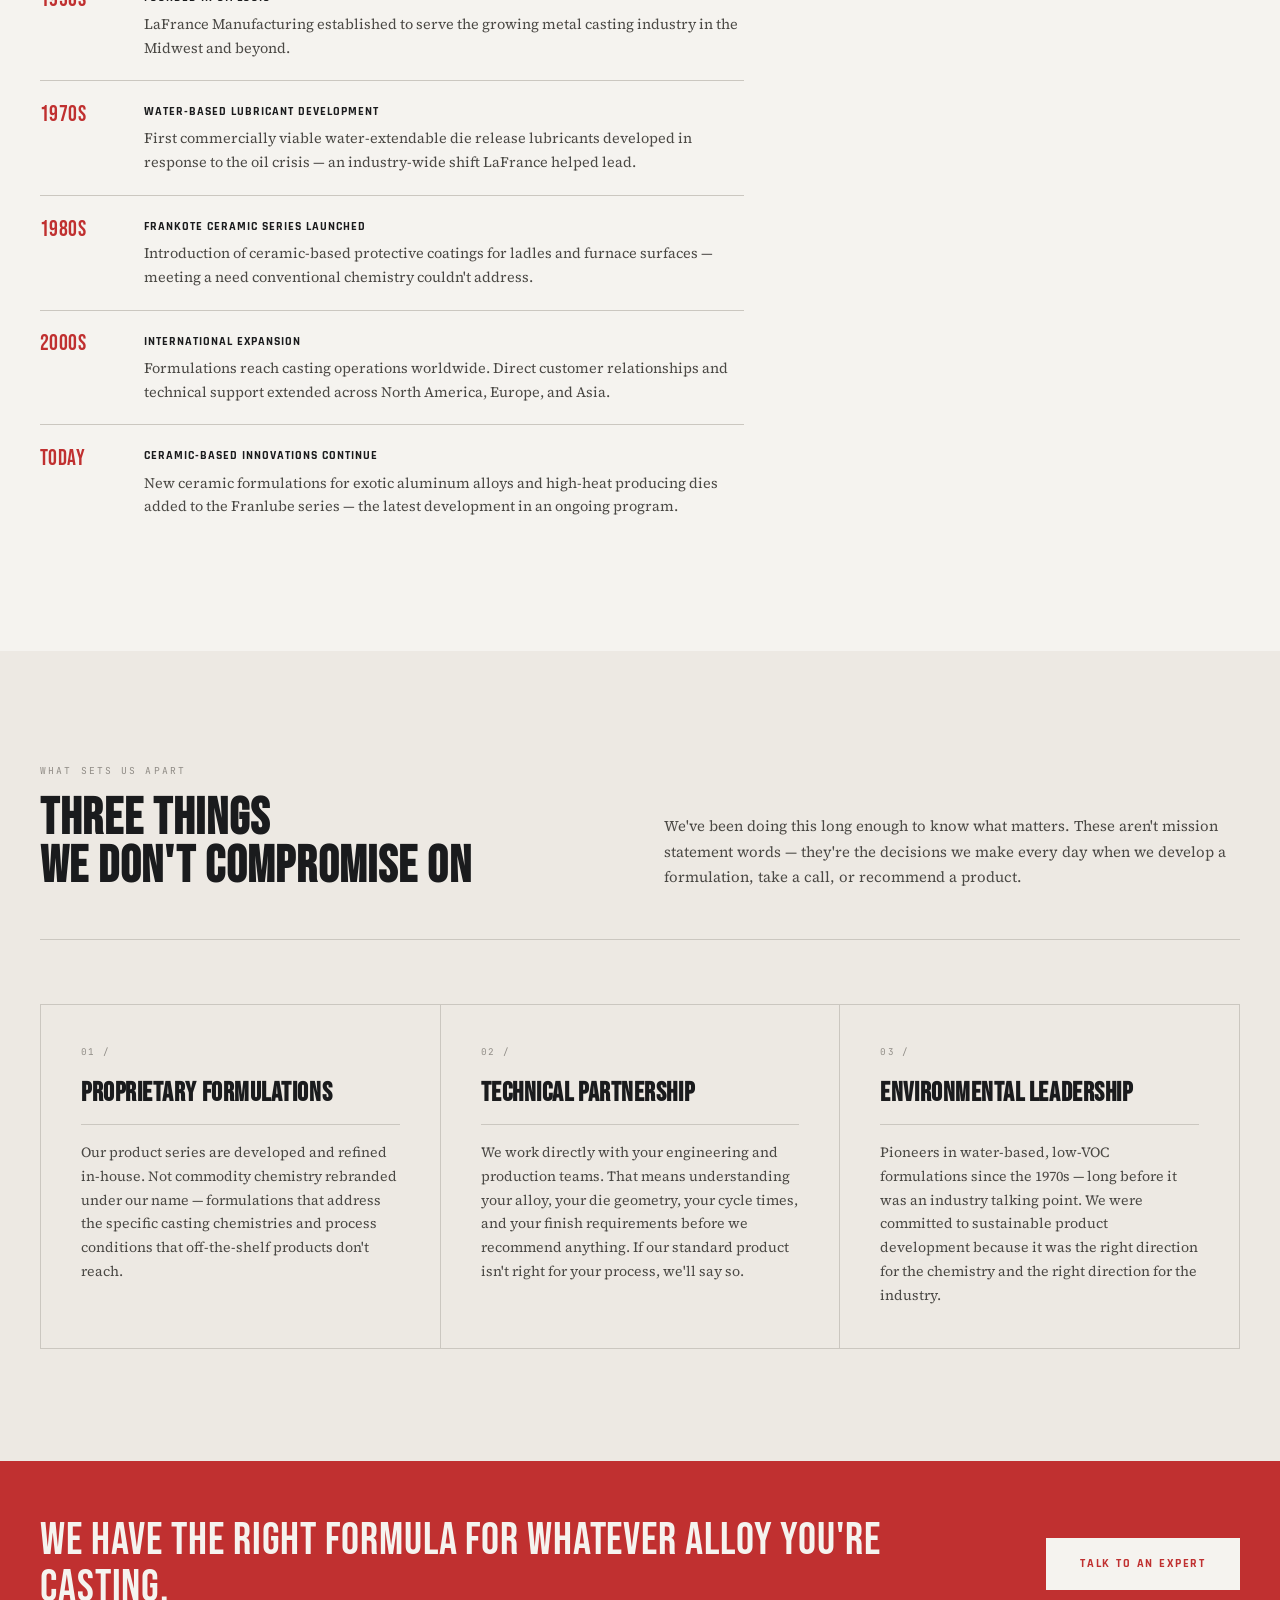
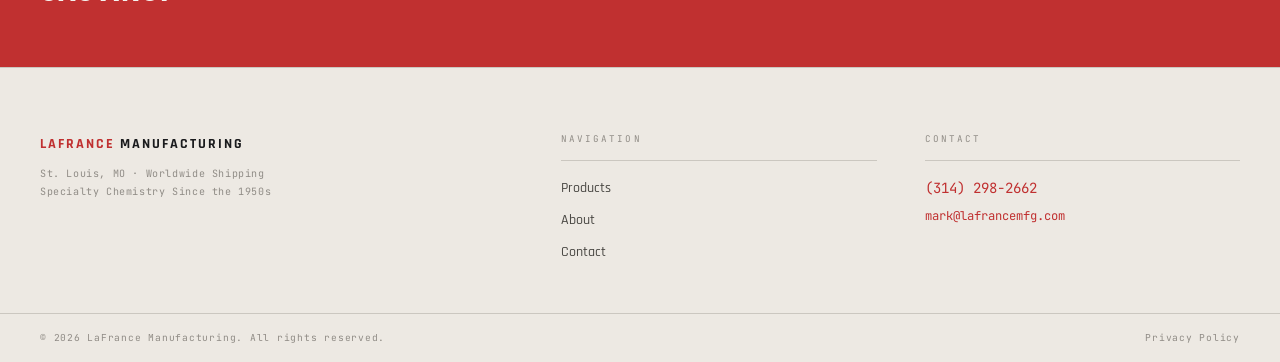
<file: about.html>
<!DOCTYPE html>
<html lang="en">
<head>
  <meta charset="UTF-8">
  <meta name="viewport" content="width=device-width, initial-scale=1.0">
  <title>About LaFrance Manufacturing | 60+ Years of Foundry Chemistry — St. Louis, MO</title>
  <meta name="description" content="LaFrance Manufacturing has formulated specialty die release lubricants and ceramic coatings for metal casting since the 1950s. A St. Louis-based manufacturer with a 60+ year track record in foundry chemistry.">
  <meta name="keywords" content="LaFrance Manufacturing history, foundry chemical manufacturer St. Louis, specialty chemical company Missouri, die casting lubricant manufacturer, foundry chemistry company">
  <meta name="robots" content="index, follow">
  <meta name="author" content="LaFrance Manufacturing">
  <link rel="canonical" href="https://j0nmichal.github.io/lafrance/about.html">

  <!-- Open Graph -->
  <meta property="og:type" content="website">
  <meta property="og:url" content="https://j0nmichal.github.io/lafrance/about.html">
  <meta property="og:title" content="About LaFrance Manufacturing | 60+ Years of Foundry Chemistry">
  <meta property="og:description" content="Founded in the 1950s in St. Louis, MO. LaFrance Manufacturing has spent seven decades developing proprietary chemistry for the metal casting industry — not off-the-shelf solutions.">
  <meta property="og:image" content="https://j0nmichal.github.io/lafrance/images/lafrance-manufacturing-history-foundry-chemistry-70-years.png">
  <meta property="og:site_name" content="LaFrance Manufacturing">

  <!-- Twitter Card -->
  <meta name="twitter:card" content="summary_large_image">
  <meta name="twitter:title" content="About LaFrance Manufacturing | 60+ Years of Foundry Chemistry">
  <meta name="twitter:description" content="Founded in the 1950s in St. Louis, MO. Six decades of proprietary chemistry for metal casting operations.">
  <meta name="twitter:image" content="https://j0nmichal.github.io/lafrance/images/lafrance-manufacturing-history-foundry-chemistry-70-years.png">

  <!-- Schema.org JSON-LD -->
  <script type="application/ld+json">
  {
    "@context": "https://schema.org",
    "@type": ["Organization", "LocalBusiness", "ManufacturingBusiness"],
    "@id": "https://j0nmichal.github.io/lafrance/#organization",
    "name": "LaFrance Manufacturing",
    "url": "https://j0nmichal.github.io/lafrance/",
    "description": "Specialty chemical manufacturer producing die release lubricants, ceramic coatings, and shot tip lubricants for metal casting operations since the 1950s.",
    "foundingDate": "1959",
    "foundingLocation": {
      "@type": "Place",
      "name": "St. Louis, Missouri, USA"
    },
    "address": {
      "@type": "PostalAddress",
      "addressLocality": "St. Louis",
      "addressRegion": "MO",
      "addressCountry": "US"
    },
    "areaServed": {
      "@type": "Place",
      "name": "Worldwide"
    },
    "numberOfEmployees": { "@type": "QuantitativeValue" },
    "knowsAbout": ["die casting", "permanent mold casting", "metal casting chemistry", "ceramic coatings", "die release lubricants", "shot tip lubricants", "foundry chemicals"]
  }
  </script>

  <link rel="preconnect" href="https://fonts.googleapis.com">
  <link rel="preconnect" href="https://fonts.gstatic.com" crossorigin>
  <link href="https://fonts.googleapis.com/css2?family=Bebas+Neue&family=Rajdhani:wght@400;500;600;700&family=Source+Serif+4:ital,opsz,wght@0,8..60,300;0,8..60,400;1,8..60,300&family=JetBrains+Mono:wght@400;500&display=swap" rel="stylesheet">
  <link rel="stylesheet" href="style.css">
  <style>

    /* ── About hero ── */
    .hero {
      position: relative;
      height: 65vh;
      min-height: 440px;
      display: flex;
      align-items: flex-end;
      padding-top: var(--nav-h);
      overflow: hidden;
    }

    /*
    ╔══════════════════════════════════════════════════════════════╗
    ║  PHOTO AREA — About page hero                               ║
    ║  Recommended: Long-view of foundry floor, historical        ║
    ║  facility photo, or detail of manufacturing equipment.      ║
    ║  Minimum 1920×1000px. Warm, dark tones preferred.           ║
    ║  To add: background-image: url('images/hero-about.jpg')     ║
    ╚══════════════════════════════════════════════════════════════╝
    */
    .hero-img {
      position: absolute; inset: 0;
      background-color: #0c0b09;
      background-size: cover;
      background-position: center 30%;
      background-image: url('images/lafrance-manufacturing-history-foundry-chemistry-70-years-dark.png');
    }
    html.light .hero-img {
      background-image: url('images/lafrance-manufacturing-history-foundry-chemistry-70-years.png');
    }
    .hero-img::before {
      content: '';
      position: absolute; inset: 0;
      background-image: url("data:image/svg+xml,%3Csvg xmlns='http://www.w3.org/2000/svg' width='200' height='200'%3E%3Cfilter id='n'%3E%3CfeTurbulence type='fractalNoise' baseFrequency='0.9' numOctaves='4' stitchTiles='stitch'/%3E%3CfeColorMatrix type='saturate' values='0'/%3E%3C/filter%3E%3Crect width='200' height='200' filter='url(%23n)' opacity='0.04'/%3E%3C/svg%3E");
    }
    .hero-img::after { display: none; }

    .hero-content {
      position: relative;
      z-index: 2;
      width: 100%;
      padding: 0 0 4rem;
    }
    .hero-breadcrumb {
      font-family: var(--f-mono);
      font-size: 0.6rem;
      letter-spacing: 0.18em;
      text-transform: uppercase;
      color: var(--text-muted);
      display: flex;
      align-items: center;
      gap: 0.6rem;
      margin-bottom: 1.5rem;
    }
    .hero-breadcrumb::before { content: '/'; }
    .hero-breadcrumb a { color: var(--text-muted); transition: color 0.2s; }
    .hero-breadcrumb a:hover { color: var(--text-2); }

    .hero-hed {
      font-family: var(--f-display);
      font-size: clamp(3.5rem, 7.5vw, 7.5rem);
      line-height: 0.91;
      letter-spacing: 0.02em;
      color: var(--text);
      margin-bottom: 1.5rem;
    }
    .hero-hed .stroke {
      -webkit-text-stroke: 1.5px var(--text);
      color: transparent;
    }

    .hero-meta-row {
      display: flex;
      gap: 3rem;
      flex-wrap: wrap;
    }
    .hero-meta-item {
      font-family: var(--f-mono);
      font-size: 0.62rem;
      letter-spacing: 0.14em;
      text-transform: uppercase;
      color: var(--text-muted);
      display: flex;
      align-items: center;
      gap: 0.6rem;
    }
    .hero-meta-item::before {
      content: '';
      display: block;
      width: 16px; height: 1px;
      background: var(--accent);
    }
    .hero-meta-item strong { color: var(--text-2); font-weight: 500; }

    /* ── Story section ── */
    #story {
      padding: 7rem 0;
      background: var(--bg);
    }

    .story-layout {
      display: grid;
      grid-template-columns: 1fr 400px;
      gap: 6rem;
      align-items: start;
    }

    /* Big decorative year in background */
    .story-left {
      position: relative;
    }
    .story-left::before {
      content: '1959';
      position: absolute;
      right: -1rem;
      top: -1.5rem;
      font-family: var(--f-display);
      font-size: clamp(9rem, 16vw, 16rem);
      line-height: 1;
      letter-spacing: -0.02em;
      color: var(--surface);
      pointer-events: none;
      user-select: none;
      z-index: 0;
    }

    .story-header {
      position: relative;
      z-index: 1;
      margin-bottom: 3rem;
    }
    .story-header .label { display: block; margin-bottom: 1rem; }

    .story-body {
      position: relative;
      z-index: 1;
    }
    .story-body p {
      font-size: 1rem;
      color: var(--text-2);
      line-height: 1.85;
      margin-bottom: 1.4rem;
    }
    .story-body p:last-child { margin-bottom: 0; }
    .story-body p em {
      font-style: italic;
      color: var(--text);
    }

    /* Timeline */
    .timeline {
      margin-top: 3.5rem;
      border-top: 1px solid var(--border);
      padding-top: 3rem;
    }
    .timeline-label {
      font-family: var(--f-mono);
      font-size: 0.58rem;
      letter-spacing: 0.2em;
      text-transform: uppercase;
      color: var(--text-muted);
      margin-bottom: 2rem;
    }
    .tl-row {
      display: grid;
      grid-template-columns: 80px 1fr;
      gap: 1.5rem;
      padding: 1.25rem 0;
      border-bottom: 1px solid var(--border);
    }
    .tl-row:last-child { border-bottom: none; }
    .tl-era {
      font-family: var(--f-display);
      font-size: 1.4rem;
      color: var(--accent);
      letter-spacing: 0.02em;
      line-height: 1.1;
      padding-top: 0.1rem;
    }
    .tl-text {
      font-size: 0.9rem;
      color: var(--text-2);
      line-height: 1.65;
    }
    .tl-text strong {
      display: block;
      font-family: var(--f-sub);
      font-weight: 700;
      font-size: 0.78rem;
      letter-spacing: 0.08em;
      text-transform: uppercase;
      color: var(--text);
      margin-bottom: 0.35rem;
    }

    /* Right column: spec panel + contact direct */
    .story-right {
      display: flex;
      flex-direction: column;
      gap: 2rem;
      position: sticky;
      top: calc(var(--nav-h) + 2rem);
    }

    .direct-contact {
      background: var(--surface);
      border: 1px solid var(--border);
      padding: 2rem;
    }
    .dc-head {
      font-family: var(--f-mono);
      font-size: 0.57rem;
      letter-spacing: 0.18em;
      text-transform: uppercase;
      color: var(--text-muted);
      margin-bottom: 1.25rem;
      padding-bottom: 0.75rem;
      border-bottom: 1px solid var(--border);
    }
    .dc-name {
      font-family: var(--f-sub);
      font-size: 0.72rem;
      font-weight: 700;
      letter-spacing: 0.18em;
      text-transform: uppercase;
      color: var(--text-muted);
      margin-bottom: 0.85rem;
    }
    .dc-tel {
      display: block;
      font-family: var(--f-display);
      font-size: 2rem;
      color: var(--accent);
      letter-spacing: 0.02em;
      line-height: 1;
      margin-bottom: 0.4rem;
      transition: color 0.2s;
    }
    .dc-tel:hover { color: #d9a03a; }
    .dc-email {
      display: block;
      font-family: var(--f-mono);
      font-size: 0.8rem;
      color: var(--accent);
      margin-bottom: 1.5rem;
      transition: color 0.2s;
    }
    .dc-email:hover { color: #d9a03a; }

    /* ── Pillars ── */
    #pillars {
      padding: 7rem 0;
      background: var(--surface);
    }
    .pillars-header {
      display: grid;
      grid-template-columns: 1fr 1fr;
      gap: 3rem;
      align-items: end;
      margin-bottom: 4rem;
      padding-bottom: 3rem;
      border-bottom: 1px solid var(--border);
    }
    .pillars-header .label { display: block; margin-bottom: 1rem; }
    .pillars-header p {
      font-size: 0.93rem;
      color: var(--text-2);
      line-height: 1.72;
      align-self: end;
    }

    .pillars-list {
      display: grid;
      grid-template-columns: repeat(3, 1fr);
      gap: 0;
      border-top: 1px solid var(--border);
      border-left: 1px solid var(--border);
    }
    .pillar {
      padding: 2.5rem;
      border-right: 1px solid var(--border);
      border-bottom: 1px solid var(--border);
    }
    .pillar-num {
      font-family: var(--f-mono);
      font-size: 0.58rem;
      letter-spacing: 0.14em;
      color: var(--text-muted);
      display: block;
      margin-bottom: 1.25rem;
    }
    .pillar-title {
      font-family: var(--f-display);
      font-size: 1.7rem;
      letter-spacing: 0.02em;
      color: var(--text);
      line-height: 1;
      margin-bottom: 1rem;
      padding-bottom: 1rem;
      border-bottom: 1px solid var(--border);
    }
    .pillar p {
      font-size: 0.88rem;
      color: var(--text-2);
      line-height: 1.7;
    }

    /* Responsive */
    @media (max-width: 960px) {
      .story-layout { grid-template-columns: 1fr; gap: 3.5rem; }
      .story-right { position: static; }
      .story-left::before { display: none; }
      .pillars-header { grid-template-columns: 1fr; gap: 1.5rem; }
    }
    @media (max-width: 720px) {
      .pillars-list { grid-template-columns: 1fr; }
      .hero-meta-row { gap: 1.5rem; }
    }
    @media (max-width: 540px) {
      .hero-meta-row { flex-direction: column; gap: 0.75rem; }
      .tl-row { grid-template-columns: 64px 1fr; gap: 1rem; }
      .pillar { padding: 1.75rem 1.25rem; }
      .direct-contact { padding: 1.75rem 1.25rem; }
    }
  </style>
</head>
<body>

<nav id="nav" role="navigation" aria-label="Main navigation">
  <div class="nav-inner">
    <a href="index.html" class="nav-logo"><strong>LAFRANCE</strong> Manufacturing</a>
    <ul class="nav-links" role="list">
      <li><a href="products.html" data-i18n="nav.products">Products</a></li>
      <li><a href="about.html" class="active" data-i18n="nav.about">About</a></li>
    </ul>
    <button id="lang-toggle" aria-label="Toggle language">ESP</button>
    <button id="theme-toggle" aria-label="Toggle light/dark mode">
      <svg id="icon-sun" viewBox="0 0 24 24" width="15" height="15" fill="none" stroke="currentColor" stroke-width="2" stroke-linecap="round">
        <circle cx="12" cy="12" r="5"/><line x1="12" y1="1" x2="12" y2="3"/><line x1="12" y1="21" x2="12" y2="23"/>
        <line x1="4.22" y1="4.22" x2="5.64" y2="5.64"/><line x1="18.36" y1="18.36" x2="19.78" y2="19.78"/>
        <line x1="1" y1="12" x2="3" y2="12"/><line x1="21" y1="12" x2="23" y2="12"/>
        <line x1="4.22" y1="19.78" x2="5.64" y2="18.36"/><line x1="18.36" y1="5.64" x2="19.78" y2="4.22"/>
      </svg>
      <svg id="icon-moon" viewBox="0 0 24 24" width="15" height="15" fill="none" stroke="currentColor" stroke-width="2" stroke-linecap="round" style="display:none">
        <path d="M21 12.79A9 9 0 1 1 11.21 3 7 7 0 0 0 21 12.79z"/>
      </svg>
    </button>
    <a href="contact.html" class="nav-contact-btn" data-i18n="nav.get_in_touch">Get in Touch</a>
    <button class="nav-toggle" id="nav-toggle" aria-label="Open menu" aria-expanded="false" aria-controls="nav-drawer">
      <span></span><span></span><span></span>
    </button>
  </div>
</nav>
<div class="nav-drawer" id="nav-drawer" aria-hidden="true">
  <a href="products.html" data-i18n="nav.products">Products</a>
  <a href="about.html" data-i18n="nav.about">About</a>
</div>


<!-- ── Hero ─────────────────────────────────────────────────── -->
<section class="hero" aria-labelledby="about-hed">
  <div class="hero-img"></div>
  <div class="hero-content">
    <div class="w reveal">
      <div class="hero-breadcrumb"><a href="index.html">Home</a> About</div>
      <h1 class="hero-hed" id="about-hed">
        <span data-i18n="about.h1_l1">60 YEARS OF</span><br>
        <span class="stroke" data-i18n="about.h1_l2">RIGHT</span><br>
        <span data-i18n="about.h1_l3">CHEMISTRY</span>
      </h1>
      <div class="hero-meta-row">
        <span class="hero-meta-item"><strong data-i18n="about.meta1">Founded</strong> 1950s</span>
        <span class="hero-meta-item"><strong data-i18n="about.meta2">Based in</strong> St. Louis, MO</span>
        <span class="hero-meta-item"><strong data-i18n="about.meta3">Ships</strong> Worldwide</span>
        <span class="hero-meta-item"><strong data-i18n="about.meta4">Metals</strong> AL / BR / CU / MG / ZN / AU / AG</span>
      </div>
    </div>
  </div>
</section>


<!-- ── Story ─────────────────────────────────────────────────── -->
<section id="story" aria-labelledby="story-hed">
  <div class="w">
    <div class="story-layout">

      <div class="story-left">
        <header class="story-header reveal">
          <span class="label" data-i18n="story.label">Our History</span>
          <h2 class="hed hed-lg" id="story-hed" style="margin-top:1rem;"><span data-i18n="story.h2_l1">THE COMPANY</span><br><span data-i18n="story.h2_l2">BEHIND THE</span><br><span data-i18n="story.h2_l3">CHEMISTRY</span></h2>
        </header>

        <div class="story-body reveal d1">
          <p data-i18n="story.p1">LaFrance Manufacturing has been formulating specialty products for metal casting operations since the 1950s. We were early pioneers in water-extendable emulsions to replace solvent-based die parting agents.</p>
          <p data-i18n="story.p2">Today our formulations serve operations across the globe. We work with your team to identify the right product for optimum results.</p>
          <p data-i18n="story.p3">The Frankote ceramic coating series came out of a recognized gap in the market: foundry operations needed ladle and furnace surface protection that could withstand sustained thermal cycling without degrading. Conventional coatings fell short. Our ceramic-based chemistry filled that gap.</p>
          <p data-i18n="story.p4">Today, the same direct approach that characterized the company's founding guides how we work. When a customer calls with a casting challenge, they reach our technical people — not a distributor who will forward the inquiry.</p>
        </div>

        <div class="timeline reveal d2">
          <p class="timeline-label" data-i18n="tl.label">// Company milestones</p>
          <div class="tl-row">
            <div class="tl-era">1950s</div>
            <div class="tl-text">
              <strong data-i18n="tl1.head">Founded in St. Louis</strong>
              <span data-i18n="tl1.text">LaFrance Manufacturing established to serve the growing metal casting industry in the Midwest and beyond.</span>
            </div>
          </div>
          <div class="tl-row">
            <div class="tl-era">1970s</div>
            <div class="tl-text">
              <strong data-i18n="tl2.head">Water-based lubricant development</strong>
              <span data-i18n="tl2.text">First commercially viable water-extendable die release lubricants developed in response to the oil crisis — an industry-wide shift LaFrance helped lead.</span>
            </div>
          </div>
          <div class="tl-row">
            <div class="tl-era">1980s</div>
            <div class="tl-text">
              <strong data-i18n="tl3.head">Frankote ceramic series launched</strong>
              <span data-i18n="tl3.text">Introduction of ceramic-based protective coatings for ladles and furnace surfaces — meeting a need conventional chemistry couldn't address.</span>
            </div>
          </div>
          <div class="tl-row">
            <div class="tl-era">2000s</div>
            <div class="tl-text">
              <strong data-i18n="tl4.head">International expansion</strong>
              <span data-i18n="tl4.text">Formulations reach casting operations worldwide. Direct customer relationships and technical support extended across North America, Europe, and Asia.</span>
            </div>
          </div>
          <div class="tl-row">
            <div class="tl-era" data-i18n="tl5.era">Today</div>
            <div class="tl-text">
              <strong data-i18n="tl5.head">Ceramic-based innovations continue</strong>
              <span data-i18n="tl5.text">New ceramic formulations for exotic aluminum alloys and high-heat producing dies added to the Franlube series — the latest development in an ongoing program.</span>
            </div>
          </div>
        </div>
      </div>

      <div class="story-right">

        <div class="spec-panel reveal d1" aria-label="Company profile">
          <div class="spec-panel-head" data-i18n="spec.head">COMPANY PROFILE</div>
          <div class="spec-panel-rows">
            <div class="spec-row"><span class="spec-key" data-i18n="spec.founded">FOUNDED</span><span class="spec-val">1950s</span></div>
            <div class="spec-row"><span class="spec-key" data-i18n="spec.hq">HEADQUARTERS</span><span class="spec-val">St. Louis, MO</span></div>
            <div class="spec-row"><span class="spec-key" data-i18n="spec.dist">DISTRIBUTION</span><span class="spec-val" data-i18n="spec.dist_val">Worldwide</span></div>
            <div class="spec-row spec-row--metals"><span class="spec-key" data-i18n="spec.metals">METALS SERVED</span><span class="spec-val">AL / BR / CU / MG<br>ZN / AU / AG</span></div>
            <div class="spec-row"><span class="spec-key" data-i18n="spec.lines">PRODUCT LINES</span><span class="spec-val" data-i18n="spec.lines_val">4 Core Series</span></div>
            <div class="spec-row"><span class="spec-key" data-i18n="spec.form_type">FORMULATION TYPE</span><span class="spec-val" data-i18n="spec.form_val">Proprietary</span></div>
            <div class="spec-row"><span class="spec-key" data-i18n="spec.chem">CHEMISTRY</span><span class="spec-val" data-i18n="spec.chem_val">Water-based &amp; Ceramic</span></div>
            <div class="spec-row"><span class="spec-key" data-i18n="spec.env">ENV. FOCUS</span><span class="spec-val" data-i18n="spec.env_val">Low-VOC Since 1970s</span></div>
          </div>
        </div>

        <div class="direct-contact reveal d2">
          <p class="dc-head" data-i18n="dc.head">// Direct Contact</p>
          <p class="dc-name">Mark — LaFrance Manufacturing</p>
          <a href="tel:+13142982662" class="dc-tel">(314) 298-2662</a>
          <a href="mailto:mark@lafrancemfg.com" class="dc-email">mark@lafrancemfg.com</a>
          <a href="contact.html" class="btn btn-ghost-amber" data-i18n="dc.send" style="width:100%;text-align:center;">Send a Message</a>
        </div>

      </div>
    </div>
  </div>
</section>


<!-- ── Pillars ───────────────────────────────────────────────── -->
<section id="pillars" aria-labelledby="pillars-hed">
  <div class="w">

    <div class="pillars-header reveal">
      <div>
        <span class="label" data-i18n="pillars.label">What Sets Us Apart</span>
        <h2 class="hed hed-md" id="pillars-hed" style="margin-top:1rem;"><span data-i18n="pillars.h2_l1">THREE THINGS</span><br><span data-i18n="pillars.h2_l2">WE DON'T COMPROMISE ON</span></h2>
      </div>
      <p data-i18n="pillars.intro">We've been doing this long enough to know what matters. These aren't mission statement words — they're the decisions we make every day when we develop a formulation, take a call, or recommend a product.</p>
    </div>

    <div class="pillars-list">
      <div class="pillar reveal">
        <span class="pillar-num">01 /</span>
        <h3 class="pillar-title" data-i18n="pillar1.title">PROPRIETARY FORMULATIONS</h3>
        <p data-i18n="pillar1.desc">Our product series are developed and refined in-house. Not commodity chemistry rebranded under our name — formulations that address the specific casting chemistries and process conditions that off-the-shelf products don't reach.</p>
      </div>
      <div class="pillar reveal d1">
        <span class="pillar-num">02 /</span>
        <h3 class="pillar-title" data-i18n="pillar2.title">TECHNICAL PARTNERSHIP</h3>
        <p data-i18n="pillar2.desc">We work directly with your engineering and production teams. That means understanding your alloy, your die geometry, your cycle times, and your finish requirements before we recommend anything. If our standard product isn't right for your process, we'll say so.</p>
      </div>
      <div class="pillar reveal d2">
        <span class="pillar-num">03 /</span>
        <h3 class="pillar-title" data-i18n="pillar3.title">ENVIRONMENTAL LEADERSHIP</h3>
        <p data-i18n="pillar3.desc">Pioneers in water-based, low-VOC formulations since the 1970s — long before it was an industry talking point. We were committed to sustainable product development because it was the right direction for the chemistry and the right direction for the industry.</p>
      </div>
    </div>

  </div>
</section>


<!-- ── Callout ───────────────────────────────────────────────── -->
<div class="callout-strip reveal">
  <blockquote data-i18n="callout.quote">We have the right formula for whatever alloy you're casting.</blockquote>
  <a href="contact.html" class="btn btn-invert" data-i18n="callout.btn">Talk to an Expert</a>
</div>


<!-- ── Footer ───────────────────────────────────────────────── -->
<footer role="contentinfo">
  <div class="footer-body">
    <div>
      <p class="footer-logo"><strong>LAFRANCE</strong> Manufacturing</p>
      <p class="footer-tagline">St. Louis, MO · Worldwide Shipping<br>Specialty Chemistry Since the 1950s</p>
    </div>
    <div>
      <p class="footer-col-head" data-i18n="footer.nav_head">Navigation</p>
      <nav class="footer-nav" aria-label="Footer navigation">
        <a href="products.html" data-i18n="nav.products">Products</a>
        <a href="about.html" data-i18n="nav.about">About</a>
        <a href="contact.html" data-i18n="nav.contact">Contact</a>
      </nav>
    </div>
    <div>
      <p class="footer-col-head" data-i18n="footer.contact_head">Contact</p>
      <a href="tel:+13142982662" class="footer-tel">(314) 298-2662</a>
      <a href="mailto:mark@lafrancemfg.com" class="footer-email">mark@lafrancemfg.com</a>
    </div>
  </div>
  <div class="footer-bottom">
    <p class="footer-copy" data-i18n="footer.copy">&copy; 2026 LaFrance Manufacturing. All rights reserved.</p>
    <a href="privacy-policy.html">Privacy Policy</a>
  </div>
</footer>

<script>
  // Theme toggle
  const html     = document.documentElement;
  const themeBtn = document.getElementById('theme-toggle');
  const iconSun  = document.getElementById('icon-sun');
  const iconMoon = document.getElementById('icon-moon');
  function applyTheme(isLight) {
    html.classList.toggle('light', isLight);
    iconSun.style.display  = isLight ? 'none'  : 'block';
    iconMoon.style.display = isLight ? 'block' : 'none';
  }
  applyTheme(localStorage.getItem('lfTheme') !== 'dark');
  themeBtn.addEventListener('click', () => {
    const goingLight = !html.classList.contains('light');
    applyTheme(goingLight);
    localStorage.setItem('lfTheme', goingLight ? 'light' : 'dark');
  });

  // Language toggle
  const translations = {
    'nav.products':  ['Products','Productos'],
    'nav.about':     ['About','Nosotros'],
    'nav.contact':   ['Contact','Contacto'],
    'nav.get_in_touch': ['Get in Touch','Contáctanos'],
    // Hero
    'about.h1_l1':   ['60 YEARS OF','60 AÑOS DE'],
    'about.h1_l2':   ['RIGHT','LA QUÍMICA'],
    'about.h1_l3':   ['CHEMISTRY','CORRECTA'],
    'about.meta1':   ['Founded','Fundada'],
    'about.meta2':   ['Based in','Sede en'],
    'about.meta3':   ['Ships','Envíos'],
    'about.meta4':   ['Metals','Metales'],
    // Story
    'story.label':   ['Our History','Nuestra Historia'],
    'story.h2_l1':   ['THE COMPANY','LA EMPRESA'],
    'story.h2_l2':   ['BEHIND THE','DETRÁS DE'],
    'story.h2_l3':   ['CHEMISTRY','LA QUÍMICA'],
    'story.p1':      ['LaFrance Manufacturing has been formulating specialty products for metal casting operations since the 1950s. We were early pioneers in water-extendable emulsions to replace solvent-based die parting agents.','LaFrance Manufacturing ha formulado productos especiales para operaciones de fundición de metales desde los años 50. Fuimos pioneros en emulsiones a base de agua para reemplazar los agentes desmoldantes a base de solvente.'],
    'story.p2':      ['Today our formulations serve operations across the globe. We work with your team to identify the right product for optimum results.','Hoy nuestras formulaciones sirven a operaciones en todo el mundo. Trabajamos con su equipo para identificar el producto correcto para obtener resultados óptimos.'],
    'story.p3':      ['The Frankote ceramic coating series came out of a recognized gap in the market: foundry operations needed ladle and furnace surface protection that could withstand sustained thermal cycling without degrading. Conventional coatings fell short. Our ceramic-based chemistry filled that gap.','La serie de recubrimientos cerámicos Frankote surgió de una brecha reconocida: las fundiciones necesitaban protección de superficies de cucharas y hornos que resistiera ciclos térmicos sostenidos sin degradarse. Los recubrimientos convencionales no eran suficientes. Nuestra química cerámica llenó ese vacío.'],
    'story.p4':      ['Today, the same direct approach that characterized the company\'s founding guides how we work. When a customer calls with a casting challenge, they reach our technical people — not a distributor who will forward the inquiry.','Hoy, el mismo enfoque directo que caracterizó la fundación de la empresa guía nuestra forma de trabajar. Cuando un cliente llama con un desafío de fundición, llega a nuestro personal técnico, no a un distribuidor que reenvíe la consulta.'],
    'tl.label':      ['// Company milestones','// Hitos de la empresa'],
    'tl1.head':      ['Founded in St. Louis','Fundada en St. Louis'],
    'tl1.text':      ['LaFrance Manufacturing established to serve the growing metal casting industry in the Midwest and beyond.','LaFrance Manufacturing fue establecida para servir a la creciente industria de fundición de metales en el Medio Oeste y más allá.'],
    'tl2.head':      ['Water-based lubricant development','Desarrollo de lubricantes a base de agua'],
    'tl2.text':      ['First commercially viable water-extendable die release lubricants developed in response to the oil crisis — an industry-wide shift LaFrance helped lead.','Primeros lubricantes desmoldantes a base de agua comercialmente viables desarrollados en respuesta a la crisis del petróleo — un cambio en toda la industria que LaFrance ayudó a liderar.'],
    'tl3.head':      ['Frankote ceramic series launched','Lanzamiento de la serie cerámica Frankote'],
    'tl3.text':      ['Introduction of ceramic-based protective coatings for ladles and furnace surfaces — meeting a need conventional chemistry couldn\'t address.','Introducción de recubrimientos protectores cerámicos para cucharas y superficies de hornos — satisfaciendo una necesidad que la química convencional no podía abordar.'],
    'tl4.head':      ['International expansion','Expansión internacional'],
    'tl4.text':      ['Formulations reach casting operations worldwide. Direct customer relationships and technical support extended across North America, Europe, and Asia.','Las formulaciones llegan a operaciones de fundición en todo el mundo. Las relaciones directas con clientes y el soporte técnico se extienden por América del Norte, Europa y Asia.'],
    'tl5.era':       ['Today','Hoy'],
    'tl5.head':      ['Ceramic-based innovations continue','Las innovaciones cerámicas continúan'],
    'tl5.text':      ['New ceramic formulations for exotic aluminum alloys and high-heat producing dies added to the Franlube series — the latest development in an ongoing program.','Nuevas formulaciones cerámicas para aleaciones de aluminio exóticas y moldes de alta generación de calor se añaden a la serie Franlube — el último avance en un programa continuo.'],
    // Spec & contact
    'spec.head':      ['COMPANY PROFILE',    'PERFIL DE LA EMPRESA'],
    'spec.founded':   ['FOUNDED',            'FUNDADA'],
    'spec.hq':        ['HEADQUARTERS',       'SEDE CENTRAL'],
    'spec.dist':      ['DISTRIBUTION',       'DISTRIBUCIÓN'],
    'spec.dist_val':  ['Worldwide',          'Mundial'],
    'spec.metals':    ['METALS SERVED',      'METALES ATENDIDOS'],
    'spec.lines':     ['PRODUCT LINES',      'LÍNEAS DE PRODUCTO'],
    'spec.lines_val': ['4 Core Series',      '4 Series Principales'],
    'spec.form_type': ['FORMULATION TYPE',   'TIPO DE FORMULACIÓN'],
    'spec.form_val':  ['Proprietary',        'Propietaria'],
    'spec.chem':      ['CHEMISTRY',          'QUÍMICA'],
    'spec.chem_val':  ['Water-based & Ceramic','A base de agua y Cerámica'],
    'spec.env':       ['ENV. FOCUS',         'ENFOQUE AMBIENTAL'],
    'spec.env_val':   ['Low-VOC Since 1970s','Bajo COV Desde los 70s'],
    'dc.head':       ['// Direct Contact','// Contacto Directo'],
    'dc.send':       ['Send a Message','Enviar un Mensaje'],
    // Pillars
    'pillars.label': ['What Sets Us Apart','Lo Que Nos Distingue'],
    'pillars.h2_l1': ['THREE THINGS','TRES COSAS'],
    'pillars.h2_l2': ["WE DON'T COMPROMISE ON",'EN LAS QUE NO CEDEMOS'],
    'pillars.intro': ["We've been doing this long enough to know what matters. These aren't mission statement words — they're the decisions we make every day when we develop a formulation, take a call, or recommend a product.",'Llevamos suficiente tiempo para saber lo que importa. No son palabras de declaración de misión — son las decisiones que tomamos cada día al desarrollar una formulación, atender una llamada o recomendar un producto.'],
    'pillar1.title': ['PROPRIETARY FORMULATIONS','FORMULACIONES PROPIETARIAS'],
    'pillar1.desc':  ["Our product series are developed and refined in-house. Not commodity chemistry rebranded under our name — formulations that address the specific casting chemistries and process conditions that off-the-shelf products don't reach.",'Nuestras series de productos se desarrollan y refinan internamente. No es química genérica rebautizada bajo nuestro nombre, sino formulaciones que abordan las químicas de fundición específicas que los productos estándar no alcanzan.'],
    'pillar2.title': ['TECHNICAL PARTNERSHIP','ASOCIACIÓN TÉCNICA'],
    'pillar2.desc':  ["We work directly with your engineering and production teams. That means understanding your alloy, your die geometry, your cycle times, and your finish requirements before we recommend anything. If our standard product isn't right for your process, we'll say so.",'Trabajamos directamente con sus equipos de ingeniería y producción. Eso significa comprender su aleación, la geometría del molde, los tiempos de ciclo y los requisitos de acabado antes de recomendar nada. Si nuestro producto estándar no es el adecuado, lo diremos.'],
    'pillar3.title': ['ENVIRONMENTAL LEADERSHIP','LIDERAZGO AMBIENTAL'],
    'pillar3.desc':  ["Pioneers in water-based, low-VOC formulations since the 1970s — long before it was an industry talking point. We were committed to sustainable product development because it was the right direction for the chemistry and the right direction for the industry.",'Pioneros en formulaciones a base de agua y bajo contenido de COV desde los años 70, mucho antes de que fuera un tema de conversación en la industria. Nos comprometimos con el desarrollo sostenible porque era la dirección correcta para la química y para la industria.'],
    // Callout
    'callout.quote': ['We have the right formula for whatever alloy you\'re casting.','Tenemos la fórmula correcta para cualquier aleación que fundas.'],
    'callout.btn':   ['Talk to an Expert','Hablar con un Experto'],
    // Footer
    'footer.nav_head':     ['Navigation','Navegación'],
    'footer.contact_head': ['Contact','Contacto'],
    'footer.copy':         ['© 2026 LaFrance Manufacturing. All rights reserved.','© 2026 LaFrance Manufacturing. Todos los derechos reservados.'],
  };
  const langBtn = document.getElementById('lang-toggle');
  let isSpanish = localStorage.getItem('lfLang') === 'es';
  function applyLang(es) {
    isSpanish = es;
    langBtn.classList.toggle('active', es);
    langBtn.textContent = es ? 'ENG' : 'ESP';
    localStorage.setItem('lfLang', es ? 'es' : 'en');
    document.querySelectorAll('[data-i18n]').forEach(el => {
      const key = el.getAttribute('data-i18n');
      if (!translations[key]) return;
      const val = translations[key];
      el.textContent = Array.isArray(val) ? val[es ? 1 : 0] : val.split('|')[es ? 1 : 0];
    });
  }
  applyLang(isSpanish);
  langBtn.addEventListener('click', () => applyLang(!isSpanish));

  const nav = document.getElementById('nav');
  window.addEventListener('scroll', () => nav.classList.toggle('scrolled', window.scrollY > 40), { passive: true });
  const toggle = document.getElementById('nav-toggle');
  const drawer = document.getElementById('nav-drawer');
  toggle.addEventListener('click', () => {
    const open = drawer.classList.toggle('open');
    toggle.setAttribute('aria-expanded', String(open));
    drawer.setAttribute('aria-hidden', String(!open));
  });
  drawer.querySelectorAll('a').forEach(a => a.addEventListener('click', () => {
    drawer.classList.remove('open'); toggle.setAttribute('aria-expanded','false'); drawer.setAttribute('aria-hidden','true');
  }));
  document.addEventListener('click', e => {
    if (!nav.contains(e.target) && !drawer.contains(e.target)) {
      drawer.classList.remove('open'); toggle.setAttribute('aria-expanded','false'); drawer.setAttribute('aria-hidden','true');
    }
  });
  const obs = new IntersectionObserver(entries => {
    entries.forEach(e => { if (e.isIntersecting) { e.target.classList.add('in'); obs.unobserve(e.target); } });
  }, { threshold: 0.08, rootMargin: '0px 0px -24px 0px' });
  document.querySelectorAll('.reveal').forEach(el => obs.observe(el));
</script>
</body>
</html>
</file>
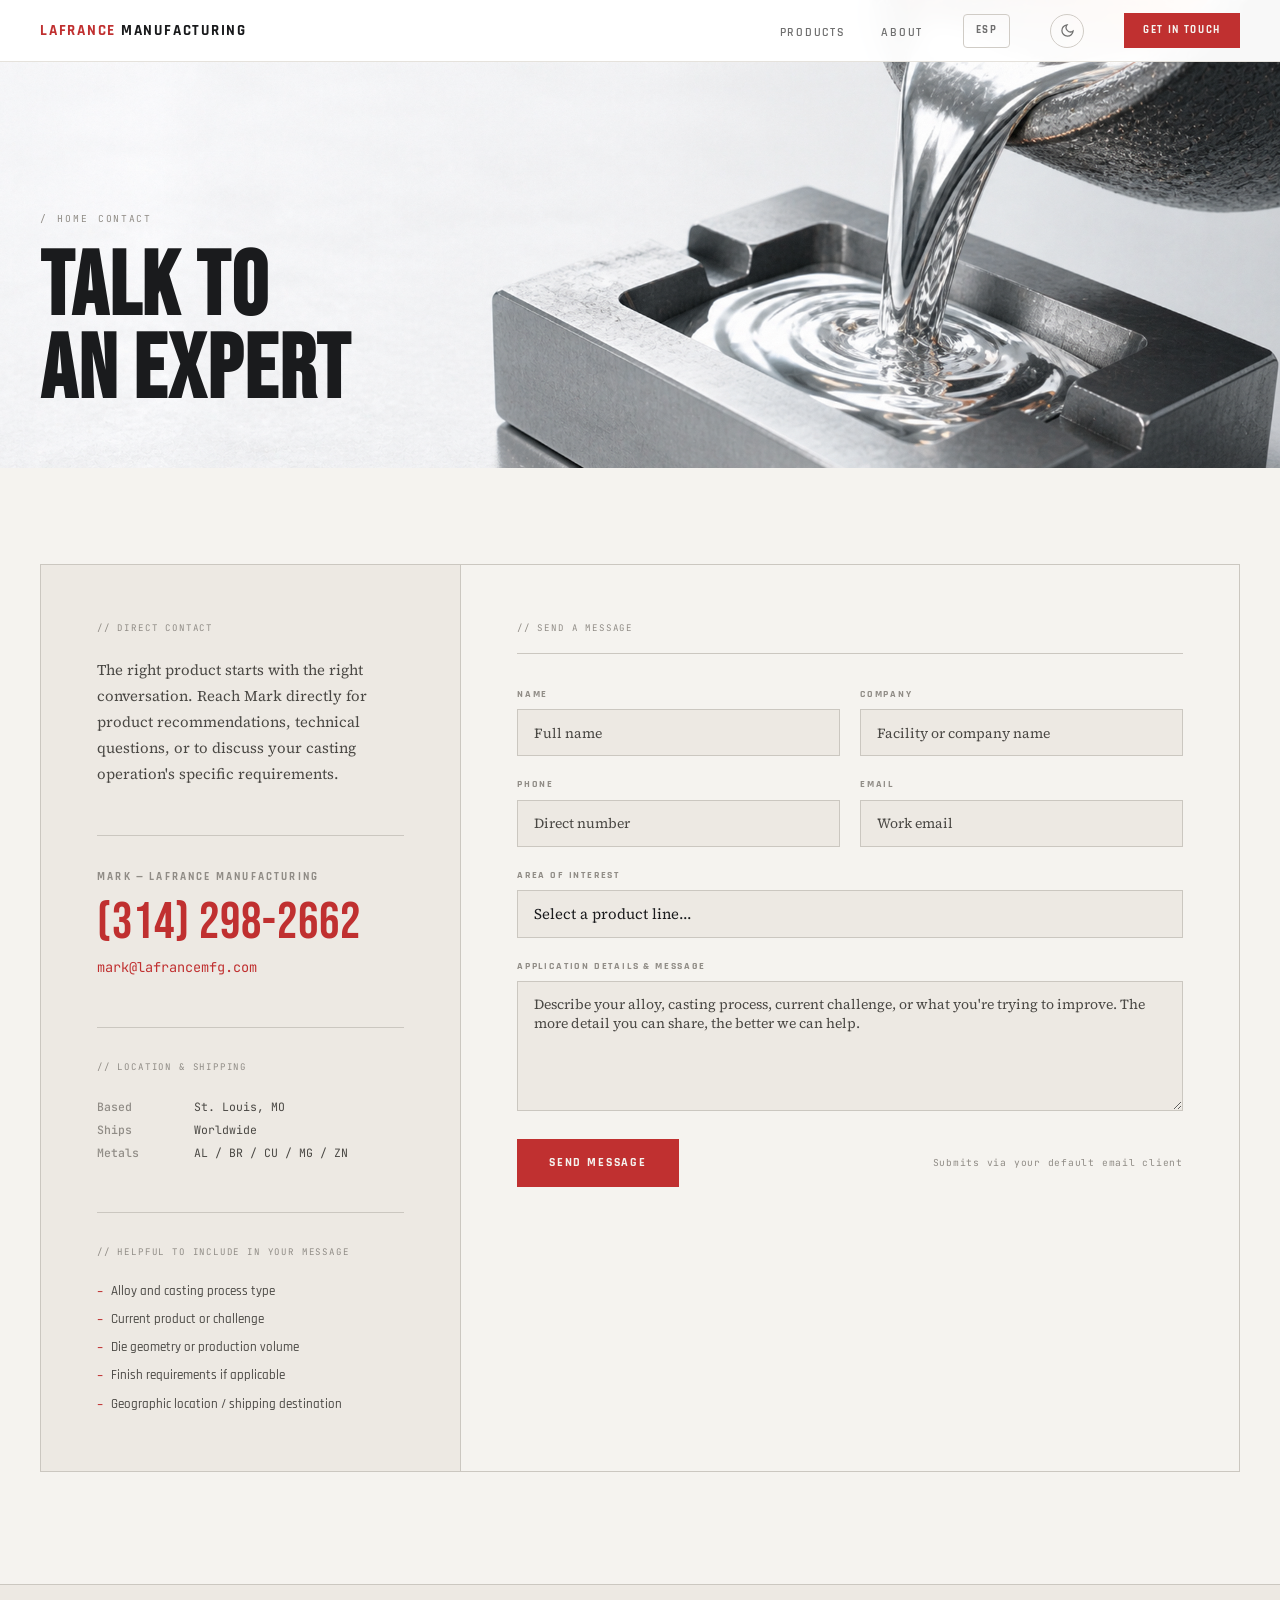
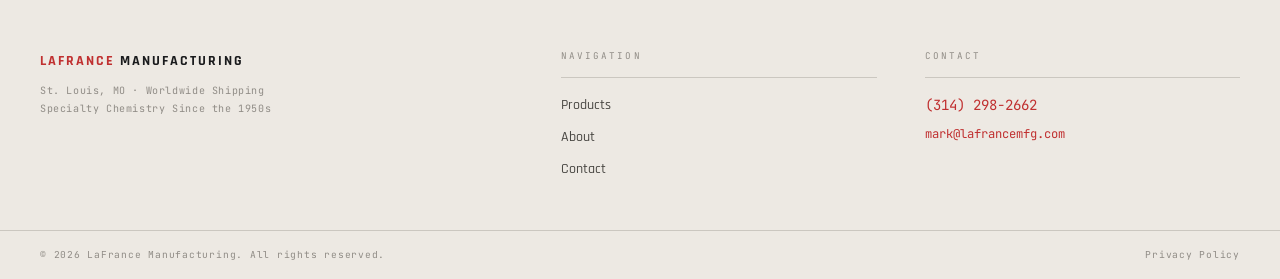
<file: contact.html>
<!DOCTYPE html>
<html lang="en">
<head>
  <meta charset="UTF-8">
  <meta name="viewport" content="width=device-width, initial-scale=1.0">
  <title>Contact LaFrance Manufacturing | Foundry Chemistry Technical Support</title>
  <meta name="description" content="Contact LaFrance Manufacturing for die release lubricant recommendations, ceramic coating technical support, or product inquiries. Speak directly with a foundry chemistry expert in St. Louis, MO.">
  <meta name="keywords" content="contact LaFrance Manufacturing, foundry chemistry support, die casting lubricant inquiry, ceramic coating technical support, foundry chemical supplier contact">
  <meta name="robots" content="index, follow">
  <meta name="author" content="LaFrance Manufacturing">
  <link rel="canonical" href="https://j0nmichal.github.io/lafrance/contact.html">

  <!-- Open Graph -->
  <meta property="og:type" content="website">
  <meta property="og:url" content="https://j0nmichal.github.io/lafrance/contact.html">
  <meta property="og:title" content="Contact LaFrance Manufacturing | Foundry Chemistry Experts">
  <meta property="og:description" content="Speak directly with a foundry chemistry specialist. Product recommendations, technical data sheets, and application support for die casting and permanent mold operations.">
  <meta property="og:image" content="https://j0nmichal.github.io/lafrance/images/lafrance-manufacturing-contact-foundry-chemistry-support.png">
  <meta property="og:site_name" content="LaFrance Manufacturing">

  <!-- Twitter Card -->
  <meta name="twitter:card" content="summary_large_image">
  <meta name="twitter:title" content="Contact LaFrance Manufacturing | Foundry Chemistry Experts">
  <meta name="twitter:description" content="Speak directly with a foundry chemistry specialist for product recommendations and technical support.">
  <meta name="twitter:image" content="https://j0nmichal.github.io/lafrance/images/lafrance-manufacturing-contact-foundry-chemistry-support.png">

  <!-- Schema.org JSON-LD -->
  <script type="application/ld+json">
  {
    "@context": "https://schema.org",
    "@type": "ContactPage",
    "name": "Contact LaFrance Manufacturing",
    "url": "https://j0nmichal.github.io/lafrance/contact.html",
    "description": "Contact page for LaFrance Manufacturing — foundry chemistry technical support and product inquiries.",
    "mainEntity": {
      "@type": ["Organization", "LocalBusiness"],
      "name": "LaFrance Manufacturing",
      "address": {
        "@type": "PostalAddress",
        "addressLocality": "St. Louis",
        "addressRegion": "MO",
        "addressCountry": "US"
      },
      "areaServed": "Worldwide"
    }
  }
  </script>

  <link rel="preconnect" href="https://fonts.googleapis.com">
  <link rel="preconnect" href="https://fonts.gstatic.com" crossorigin>
  <link href="https://fonts.googleapis.com/css2?family=Bebas+Neue&family=Rajdhani:wght@400;500;600;700&family=Source+Serif+4:ital,opsz,wght@0,8..60,300;0,8..60,400;1,8..60,300&family=JetBrains+Mono:wght@400;500&display=swap" rel="stylesheet">
  <link rel="stylesheet" href="style.css">
  <style>

    /* ── Contact hero ── */
    .hero {
      position: relative;
      height: 52vh;
      min-height: 360px;
      display: flex;
      align-items: flex-end;
      padding-top: var(--nav-h);
      overflow: hidden;
    }

    /*
    ╔══════════════════════════════════════════════════════════════╗
    ║  PHOTO AREA — Contact page hero                             ║
    ║  Recommended: Tight detail shot — gloved hands, tooling,    ║
    ║  or close-up of casting surface. 1920×800px minimum.        ║
    ║  To add: background-image: url('images/hero-contact.jpg')   ║
    ╚══════════════════════════════════════════════════════════════╝
    */
    .hero-img {
      position: absolute; inset: 0;
      background-color: #0b0c0e;
      background-size: cover;
      background-position: center 60%;
      background-image: url('images/lafrance-manufacturing-contact-foundry-chemistry-support-dark.png');
    }
    html.light .hero-img {
      background-image: url('images/lafrance-manufacturing-contact-foundry-chemistry-support.png');
    }
    .hero-img::before {
      content: '';
      position: absolute; inset: 0;
      background-image: url("data:image/svg+xml,%3Csvg xmlns='http://www.w3.org/2000/svg' width='200' height='200'%3E%3Cfilter id='n'%3E%3CfeTurbulence type='fractalNoise' baseFrequency='0.9' numOctaves='4' stitchTiles='stitch'/%3E%3CfeColorMatrix type='saturate' values='0'/%3E%3C/filter%3E%3Crect width='200' height='200' filter='url(%23n)' opacity='0.04'/%3E%3C/svg%3E");
    }
    .hero-img::after { display: none; }

    .hero-content {
      position: relative;
      z-index: 2;
      width: 100%;
      padding: 0 0 3.5rem;
    }
    .hero-breadcrumb {
      font-family: var(--f-mono);
      font-size: 0.6rem;
      letter-spacing: 0.18em;
      text-transform: uppercase;
      color: var(--text-muted);
      display: flex;
      align-items: center;
      gap: 0.6rem;
      margin-bottom: 1.25rem;
    }
    .hero-breadcrumb::before { content: '/'; }
    .hero-breadcrumb a { color: var(--text-muted); transition: color 0.2s; }
    .hero-breadcrumb a:hover { color: var(--text-2); }

    .hero-hed {
      font-family: var(--f-display);
      font-size: clamp(3.5rem, 7vw, 7rem);
      line-height: 0.92;
      letter-spacing: 0.02em;
      color: var(--text);
    }

    /* ── Contact body ── */
    #contact-body {
      padding: 6rem 0 7rem;
      background: var(--bg);
    }

    .contact-layout {
      display: grid;
      grid-template-columns: 420px 1fr;
      gap: 0;
      border: 1px solid var(--border);
    }

    /* Left: direct info */
    .contact-left {
      background: var(--surface);
      border-right: 1px solid var(--border);
      padding: 3.5rem;
      display: flex;
      flex-direction: column;
      gap: 3rem;
    }

    .cl-section-label {
      font-family: var(--f-mono);
      font-size: 0.57rem;
      letter-spacing: 0.2em;
      text-transform: uppercase;
      color: var(--text-muted);
      display: block;
      margin-bottom: 1.25rem;
    }

    .cl-intro {
      font-size: 0.93rem;
      color: var(--text-2);
      line-height: 1.75;
    }

    /* Big phone number */
    .cl-phone-block {
      border-top: 1px solid var(--border);
      padding-top: 2rem;
    }
    .cl-who {
      font-family: var(--f-sub);
      font-size: 0.68rem;
      font-weight: 700;
      letter-spacing: 0.2em;
      text-transform: uppercase;
      color: var(--text-muted);
      margin-bottom: 0.65rem;
    }
    .cl-phone {
      display: block;
      font-family: var(--f-display);
      font-size: clamp(2.2rem, 4vw, 3.2rem);
      color: var(--accent);
      letter-spacing: 0.02em;
      line-height: 1;
      margin-bottom: 0.5rem;
      transition: color 0.2s;
    }
    .cl-phone:hover { color: #d9a03a; }
    .cl-email {
      display: block;
      font-family: var(--f-mono);
      font-size: 0.85rem;
      color: var(--accent);
      transition: color 0.2s;
    }
    .cl-email:hover { color: #d9a03a; }

    /* Location block */
    .cl-location {
      border-top: 1px solid var(--border);
      padding-top: 2rem;
    }
    .cl-location-lines {
      font-family: var(--f-mono);
      font-size: 0.72rem;
      color: var(--text-2);
      line-height: 2;
    }
    .cl-location-lines span { display: block; }
    .cl-location-lines strong {
      font-weight: 500;
      color: var(--text-muted);
      display: inline-block;
      min-width: 90px;
    }

    /* What to include prompt */
    .cl-prompt {
      border-top: 1px solid var(--border);
      padding-top: 2rem;
    }
    .cl-prompt-list {
      margin-top: 0.75rem;
      display: flex;
      flex-direction: column;
      gap: 0.4rem;
    }
    .cl-prompt-item {
      font-family: var(--f-sub);
      font-size: 0.8rem;
      font-weight: 500;
      color: var(--text-2);
      display: flex;
      align-items: baseline;
      gap: 0.5rem;
    }
    .cl-prompt-item::before {
      content: '–';
      font-family: var(--f-mono);
      font-size: 0.65rem;
      color: var(--accent);
      flex-shrink: 0;
    }

    /* Right: form */
    .contact-right {
      background: var(--bg);
      padding: 3.5rem;
    }

    .form-top-label {
      font-family: var(--f-mono);
      font-size: 0.57rem;
      letter-spacing: 0.2em;
      text-transform: uppercase;
      color: var(--text-muted);
      display: block;
      margin-bottom: 2rem;
      padding-bottom: 1rem;
      border-bottom: 1px solid var(--border);
    }

    .contact-form {
      display: flex;
      flex-direction: column;
      gap: 1.25rem;
    }
    .form-row-2 {
      display: grid;
      grid-template-columns: 1fr 1fr;
      gap: 1.25rem;
    }
    .fg {
      display: flex;
      flex-direction: column;
      gap: 0.38rem;
    }
    .fg label {
      font-family: var(--f-sub);
      font-size: 0.63rem;
      font-weight: 700;
      letter-spacing: 0.18em;
      text-transform: uppercase;
      color: var(--text-muted);
      display: flex;
      justify-content: space-between;
      align-items: center;
    }
    .fg label span {
      font-family: var(--f-mono);
      font-size: 0.58rem;
      font-weight: 400;
      letter-spacing: 0.1em;
      color: var(--accent);
    }
    .fg input,
    .fg textarea,
    .fg select {
      background: var(--surface);
      border: 1px solid var(--border);
      color: var(--text);
      font-family: var(--f-body);
      font-size: 0.93rem;
      padding: 0.8rem 1rem;
      width: 100%;
      transition: border-color 0.2s, background 0.2s;
      -webkit-appearance: none;
      appearance: none;
      resize: vertical;
    }
    .fg input:focus,
    .fg textarea:focus,
    .fg select:focus {
      outline: none;
      border-color: var(--accent);
      background: var(--surface-raised);
    }
    .fg input::placeholder,
    .fg textarea::placeholder { color: var(--text-2); font-size: 0.87rem; }
    .fg textarea { min-height: 130px; }
    .fg select { cursor: pointer; color: var(--text); }
    .fg select option { background: var(--surface); color: var(--text); }

    .form-submit-row {
      display: flex;
      align-items: center;
      justify-content: space-between;
      gap: 1.5rem;
      flex-wrap: wrap;
      padding-top: 0.5rem;
    }
    .form-note {
      font-family: var(--f-mono);
      font-size: 0.6rem;
      letter-spacing: 0.08em;
      color: var(--text-muted);
    }

    /* Responsive */
    @media (max-width: 920px) {
      .contact-layout { grid-template-columns: 1fr; }
      .contact-left { border-right: none; border-bottom: 1px solid var(--border); padding: 2.5rem 2rem; }
      .contact-right { padding: 2.5rem 2rem; }
    }
    @media (max-width: 540px) {
      .hero { height: 40vh; min-height: 280px; }
      .form-row-2 { grid-template-columns: 1fr; }
      .form-submit-row { flex-direction: column; align-items: flex-start; }
      .contact-left { padding: 2rem 1.25rem; }
      .contact-right { padding: 2rem 1.25rem; }
      .form-submit-row .btn { width: 100%; text-align: center; justify-content: center; }
    }
  </style>
</head>
<body>

<nav id="nav" role="navigation" aria-label="Main navigation">
  <div class="nav-inner">
    <a href="index.html" class="nav-logo"><strong>LAFRANCE</strong> Manufacturing</a>
    <ul class="nav-links" role="list">
      <li><a href="products.html" data-i18n="nav.products">Products</a></li>
      <li><a href="about.html" data-i18n="nav.about">About</a></li>
    </ul>
    <button id="lang-toggle" aria-label="Toggle language">ESP</button>
    <button id="theme-toggle" aria-label="Toggle light/dark mode">
      <svg id="icon-sun" viewBox="0 0 24 24" width="15" height="15" fill="none" stroke="currentColor" stroke-width="2" stroke-linecap="round">
        <circle cx="12" cy="12" r="5"/><line x1="12" y1="1" x2="12" y2="3"/><line x1="12" y1="21" x2="12" y2="23"/>
        <line x1="4.22" y1="4.22" x2="5.64" y2="5.64"/><line x1="18.36" y1="18.36" x2="19.78" y2="19.78"/>
        <line x1="1" y1="12" x2="3" y2="12"/><line x1="21" y1="12" x2="23" y2="12"/>
        <line x1="4.22" y1="19.78" x2="5.64" y2="18.36"/><line x1="18.36" y1="5.64" x2="19.78" y2="4.22"/>
      </svg>
      <svg id="icon-moon" viewBox="0 0 24 24" width="15" height="15" fill="none" stroke="currentColor" stroke-width="2" stroke-linecap="round" style="display:none">
        <path d="M21 12.79A9 9 0 1 1 11.21 3 7 7 0 0 0 21 12.79z"/>
      </svg>
    </button>
    <a href="contact.html" class="nav-contact-btn" data-i18n="nav.get_in_touch">Get in Touch</a>
    <button class="nav-toggle" id="nav-toggle" aria-label="Open menu" aria-expanded="false" aria-controls="nav-drawer">
      <span></span><span></span><span></span>
    </button>
  </div>
</nav>
<div class="nav-drawer" id="nav-drawer" aria-hidden="true">
  <a href="products.html" data-i18n="nav.products">Products</a>
  <a href="about.html" data-i18n="nav.about">About</a>
</div>


<!-- ── Hero ─────────────────────────────────────────────────── -->
<section class="hero" aria-labelledby="contact-hed">
  <div class="hero-img"></div>
  <div class="hero-content">
    <div class="w reveal">
      <div class="hero-breadcrumb"><a href="index.html">Home</a> Contact</div>
      <h1 class="hero-hed" id="contact-hed"><span data-i18n="contact.h1_l1">TALK TO</span><br><span data-i18n="contact.h1_l2">AN EXPERT</span></h1>
    </div>
  </div>
</section>


<!-- ── Contact body ──────────────────────────────────────────── -->
<main id="contact-body">
  <div class="w">
    <div class="contact-layout reveal">

      <!-- Left: direct contact -->
      <div class="contact-left">

        <div>
          <span class="cl-section-label" data-i18n="contact.direct_label">// Direct Contact</span>
          <p class="cl-intro" data-i18n="contact.intro">The right product starts with the right conversation. Reach Mark directly for product recommendations, technical questions, or to discuss your casting operation's specific requirements.</p>
        </div>

        <div class="cl-phone-block">
          <p class="cl-who">Mark — LaFrance Manufacturing</p>
          <a href="tel:+13142982662" class="cl-phone">(314) 298-2662</a>
          <a href="mailto:mark@lafrancemfg.com" class="cl-email">mark@lafrancemfg.com</a>
        </div>

        <div class="cl-location">
          <span class="cl-section-label" data-i18n="contact.location_label">// Location &amp; Shipping</span>
          <div class="cl-location-lines">
            <span><strong>Based</strong> St. Louis, MO</span>
            <span><strong>Ships</strong> Worldwide</span>
            <span><strong>Metals</strong> AL / BR / CU / MG / ZN</span>
          </div>
        </div>

        <div class="cl-prompt">
          <span class="cl-section-label" data-i18n="contact.helpful_label">// Helpful to include in your message</span>
          <div class="cl-prompt-list">
            <span class="cl-prompt-item" data-i18n="prompt.item1">Alloy and casting process type</span>
            <span class="cl-prompt-item" data-i18n="prompt.item2">Current product or challenge</span>
            <span class="cl-prompt-item" data-i18n="prompt.item3">Die geometry or production volume</span>
            <span class="cl-prompt-item" data-i18n="prompt.item4">Finish requirements if applicable</span>
            <span class="cl-prompt-item" data-i18n="prompt.item5">Geographic location / shipping destination</span>
          </div>
        </div>

      </div>

      <!-- Right: form -->
      <div class="contact-right">
        <span class="form-top-label" data-i18n="contact.form_label">// Send a Message</span>
        <form
          class="contact-form"
          action="mailto:mark@lafrancemfg.com"
          method="post"
          enctype="text/plain"
          aria-label="Contact form"
        >
          <div class="form-row-2">
            <div class="fg">
              <label for="cf-name" data-i18n="form.name">Name <span>*</span></label>
              <input type="text" id="cf-name" name="name" placeholder="Full name" data-i18n-ph="form.ph_name" autocomplete="name" required>
            </div>
            <div class="fg">
              <label for="cf-company" data-i18n="form.company">Company</label>
              <input type="text" id="cf-company" name="company" placeholder="Facility or company name" data-i18n-ph="form.ph_company" autocomplete="organization">
            </div>
          </div>

          <div class="form-row-2">
            <div class="fg">
              <label for="cf-phone" data-i18n="form.phone">Phone</label>
              <input type="tel" id="cf-phone" name="phone" placeholder="Direct number" data-i18n-ph="form.ph_phone" autocomplete="tel">
            </div>
            <div class="fg">
              <label for="cf-email" data-i18n="form.email">Email</label>
              <input type="email" id="cf-email" name="email" placeholder="Work email" data-i18n-ph="form.ph_email" autocomplete="email">
            </div>
          </div>

          <div class="fg">
            <label for="cf-interest" data-i18n="form.interest">Area of Interest</label>
            <select id="cf-interest" name="interest">
              <option value="" disabled selected data-i18n="form.opt_default">Select a product line...</option>
              <option value="ceramic" data-i18n="form.opt1">Ceramic Coatings (Frankote Series)</option>
              <option value="die-release" data-i18n="form.opt2">Die Release Lubricants (Franlube Series)</option>
              <option value="shot-tip" data-i18n="form.opt3">Shot Tip Lubricants (Franlube Shot)</option>
              <option value="specialty" data-i18n="form.opt4">Specialty Products</option>
              <option value="general" data-i18n="form.opt5">General / Not Sure Yet</option>
            </select>
          </div>

          <div class="fg">
            <label for="cf-msg" data-i18n="form.msg">Application Details &amp; Message <span>*</span></label>
            <textarea
              id="cf-msg"
              name="message"
              placeholder="Describe your alloy, casting process, current challenge, or what you're trying to improve. The more detail you can share, the better we can help."
              data-i18n-ph="form.textarea_ph"
              required
            ></textarea>
          </div>

          <div class="form-submit-row">
            <button type="submit" class="btn btn-amber" data-i18n="contact.send_btn">Send Message</button>
            <p class="form-note" data-i18n="contact.form_note">Submits via your default email client</p>
          </div>
        </form>
      </div>

    </div>
  </div>
</main>


<!-- ── Footer ───────────────────────────────────────────────── -->
<footer role="contentinfo">
  <div class="footer-body">
    <div>
      <p class="footer-logo"><strong>LAFRANCE</strong> Manufacturing</p>
      <p class="footer-tagline">St. Louis, MO · Worldwide Shipping<br>Specialty Chemistry Since the 1950s</p>
    </div>
    <div>
      <p class="footer-col-head" data-i18n="footer.nav_head">Navigation</p>
      <nav class="footer-nav" aria-label="Footer navigation">
        <a href="products.html" data-i18n="nav.products">Products</a>
        <a href="about.html" data-i18n="nav.about">About</a>
        <a href="contact.html" data-i18n="nav.contact">Contact</a>
      </nav>
    </div>
    <div>
      <p class="footer-col-head" data-i18n="footer.contact_head">Contact</p>
      <a href="tel:+13142982662" class="footer-tel">(314) 298-2662</a>
      <a href="mailto:mark@lafrancemfg.com" class="footer-email">mark@lafrancemfg.com</a>
    </div>
  </div>
  <div class="footer-bottom">
    <p class="footer-copy" data-i18n="footer.copy">&copy; 2026 LaFrance Manufacturing. All rights reserved.</p>
    <a href="privacy-policy.html">Privacy Policy</a>
  </div>
</footer>

<script>
  // Theme toggle
  const html     = document.documentElement;
  const themeBtn = document.getElementById('theme-toggle');
  const iconSun  = document.getElementById('icon-sun');
  const iconMoon = document.getElementById('icon-moon');
  function applyTheme(isLight) {
    html.classList.toggle('light', isLight);
    iconSun.style.display  = isLight ? 'none'  : 'block';
    iconMoon.style.display = isLight ? 'block' : 'none';
  }
  applyTheme(localStorage.getItem('lfTheme') !== 'dark');
  themeBtn.addEventListener('click', () => {
    const goingLight = !html.classList.contains('light');
    applyTheme(goingLight);
    localStorage.setItem('lfTheme', goingLight ? 'light' : 'dark');
  });

  // Language toggle
  const translations = {
    'nav.products':  ['Products','Productos'],
    'nav.about':     ['About','Nosotros'],
    'nav.contact':   ['Contact','Contacto'],
    'nav.get_in_touch': ['Get in Touch','Contáctanos'],
    // Hero
    'contact.h1_l1': ['TALK TO','HABLE CON'],
    'contact.h1_l2': ['AN EXPERT','UN EXPERTO'],
    // Body
    'contact.direct_label':   ['// Direct Contact','// Contacto Directo'],
    'contact.intro':          ["The right product starts with the right conversation. Reach Mark directly for product recommendations, technical questions, or to discuss your casting operation's specific requirements.",'El producto correcto comienza con la conversación correcta. Comuníquese con Mark directamente para recomendaciones de productos, preguntas técnicas o para hablar sobre los requisitos específicos de su operación de fundición.'],
    'contact.location_label': ['// Location & Shipping','// Ubicación y Envíos'],
    'contact.helpful_label':  ['// Helpful to include in your message','// Útil incluir en su mensaje'],
    'contact.form_label':     ['// Send a Message','// Enviar un Mensaje'],
    'contact.send_btn':       ['Send Message','Enviar Mensaje'],
    'contact.form_note':      ['Submits via your default email client','Se envía a través de su cliente de correo predeterminado'],
    // Prompt items
    'prompt.item1': ['Alloy and casting process type','Tipo de aleación y proceso de fundición'],
    'prompt.item2': ['Current product or challenge','Producto actual o desafío'],
    'prompt.item3': ['Die geometry or production volume','Geometría del molde o volumen de producción'],
    'prompt.item4': ['Finish requirements if applicable','Requisitos de acabado si aplica'],
    'prompt.item5': ['Geographic location / shipping destination','Ubicación geográfica / destino de envío'],
    // Form labels
    'form.name':        ['Name','Nombre'],
    'form.company':     ['Company','Empresa'],
    'form.phone':       ['Phone','Teléfono'],
    'form.email':       ['Email','Correo Electrónico'],
    'form.interest':    ['Area of Interest','Área de Interés'],
    'form.opt_default': ['Select a product line...','Seleccionar una línea de producto...'],
    'form.opt1':        ['Ceramic Coatings (Frankote Series)','Recubrimientos Cerámicos (Serie Frankote)'],
    'form.opt2':        ['Die Release Lubricants (Franlube Series)','Lubricantes Desmoldantes (Serie Franlube)'],
    'form.opt3':        ['Shot Tip Lubricants (Franlube Shot)','Lubricantes para Puntas (Franlube Shot)'],
    'form.opt4':        ['Specialty Products','Productos Especiales'],
    'form.opt5':        ['General / Not Sure Yet','General / Aún No Estoy Seguro'],
    'form.msg':         ['Application Details & Message','Detalles de Aplicación y Mensaje'],
    'form.ph_name':     ['Full name',               'Nombre completo'],
    'form.ph_company':  ['Facility or company name', 'Nombre de instalación o empresa'],
    'form.ph_phone':    ['Direct number',            'Número directo'],
    'form.ph_email':    ['Work email',               'Correo de trabajo'],
    'form.textarea_ph': ['Describe your alloy, casting process, current challenge, or what you\'re trying to improve. The more detail you can share, the better we can help.','Describa su aleación, proceso de fundición, desafío actual o lo que intenta mejorar. Cuantos más detalles pueda compartir, mejor podremos ayudarle.'],
    // Footer
    'footer.nav_head':     ['Navigation','Navegación'],
    'footer.contact_head': ['Contact','Contacto'],
    'footer.copy':         ['© 2026 LaFrance Manufacturing. All rights reserved.','© 2026 LaFrance Manufacturing. Todos los derechos reservados.'],
  };
  const langBtn = document.getElementById('lang-toggle');
  let isSpanish = localStorage.getItem('lfLang') === 'es';
  function applyLang(es) {
    isSpanish = es;
    langBtn.classList.toggle('active', es);
    langBtn.textContent = es ? 'ENG' : 'ESP';
    localStorage.setItem('lfLang', es ? 'es' : 'en');
    document.querySelectorAll('[data-i18n]').forEach(el => {
      const key = el.getAttribute('data-i18n');
      if (!translations[key]) return;
      const val = translations[key];
      el.textContent = Array.isArray(val) ? val[es ? 1 : 0] : val.split('|')[es ? 1 : 0];
    });
    document.querySelectorAll('[data-i18n-ph]').forEach(el => {
      const key = el.getAttribute('data-i18n-ph');
      if (!translations[key]) return;
      el.placeholder = translations[key][es ? 1 : 0];
    });
  }
  applyLang(isSpanish);
  langBtn.addEventListener('click', () => applyLang(!isSpanish));

  const nav = document.getElementById('nav');
  window.addEventListener('scroll', () => nav.classList.toggle('scrolled', window.scrollY > 40), { passive: true });
  const toggle = document.getElementById('nav-toggle');
  const drawer = document.getElementById('nav-drawer');
  toggle.addEventListener('click', () => {
    const open = drawer.classList.toggle('open');
    toggle.setAttribute('aria-expanded', String(open));
    drawer.setAttribute('aria-hidden', String(!open));
  });
  drawer.querySelectorAll('a').forEach(a => a.addEventListener('click', () => {
    drawer.classList.remove('open'); toggle.setAttribute('aria-expanded','false'); drawer.setAttribute('aria-hidden','true');
  }));
  document.addEventListener('click', e => {
    if (!nav.contains(e.target) && !drawer.contains(e.target)) {
      drawer.classList.remove('open'); toggle.setAttribute('aria-expanded','false'); drawer.setAttribute('aria-hidden','true');
    }
  });
  const obs = new IntersectionObserver(entries => {
    entries.forEach(e => { if (e.isIntersecting) { e.target.classList.add('in'); obs.unobserve(e.target); } });
  }, { threshold: 0.08, rootMargin: '0px 0px -24px 0px' });
  document.querySelectorAll('.reveal').forEach(el => obs.observe(el));
</script>
</body>
</html>
</file>
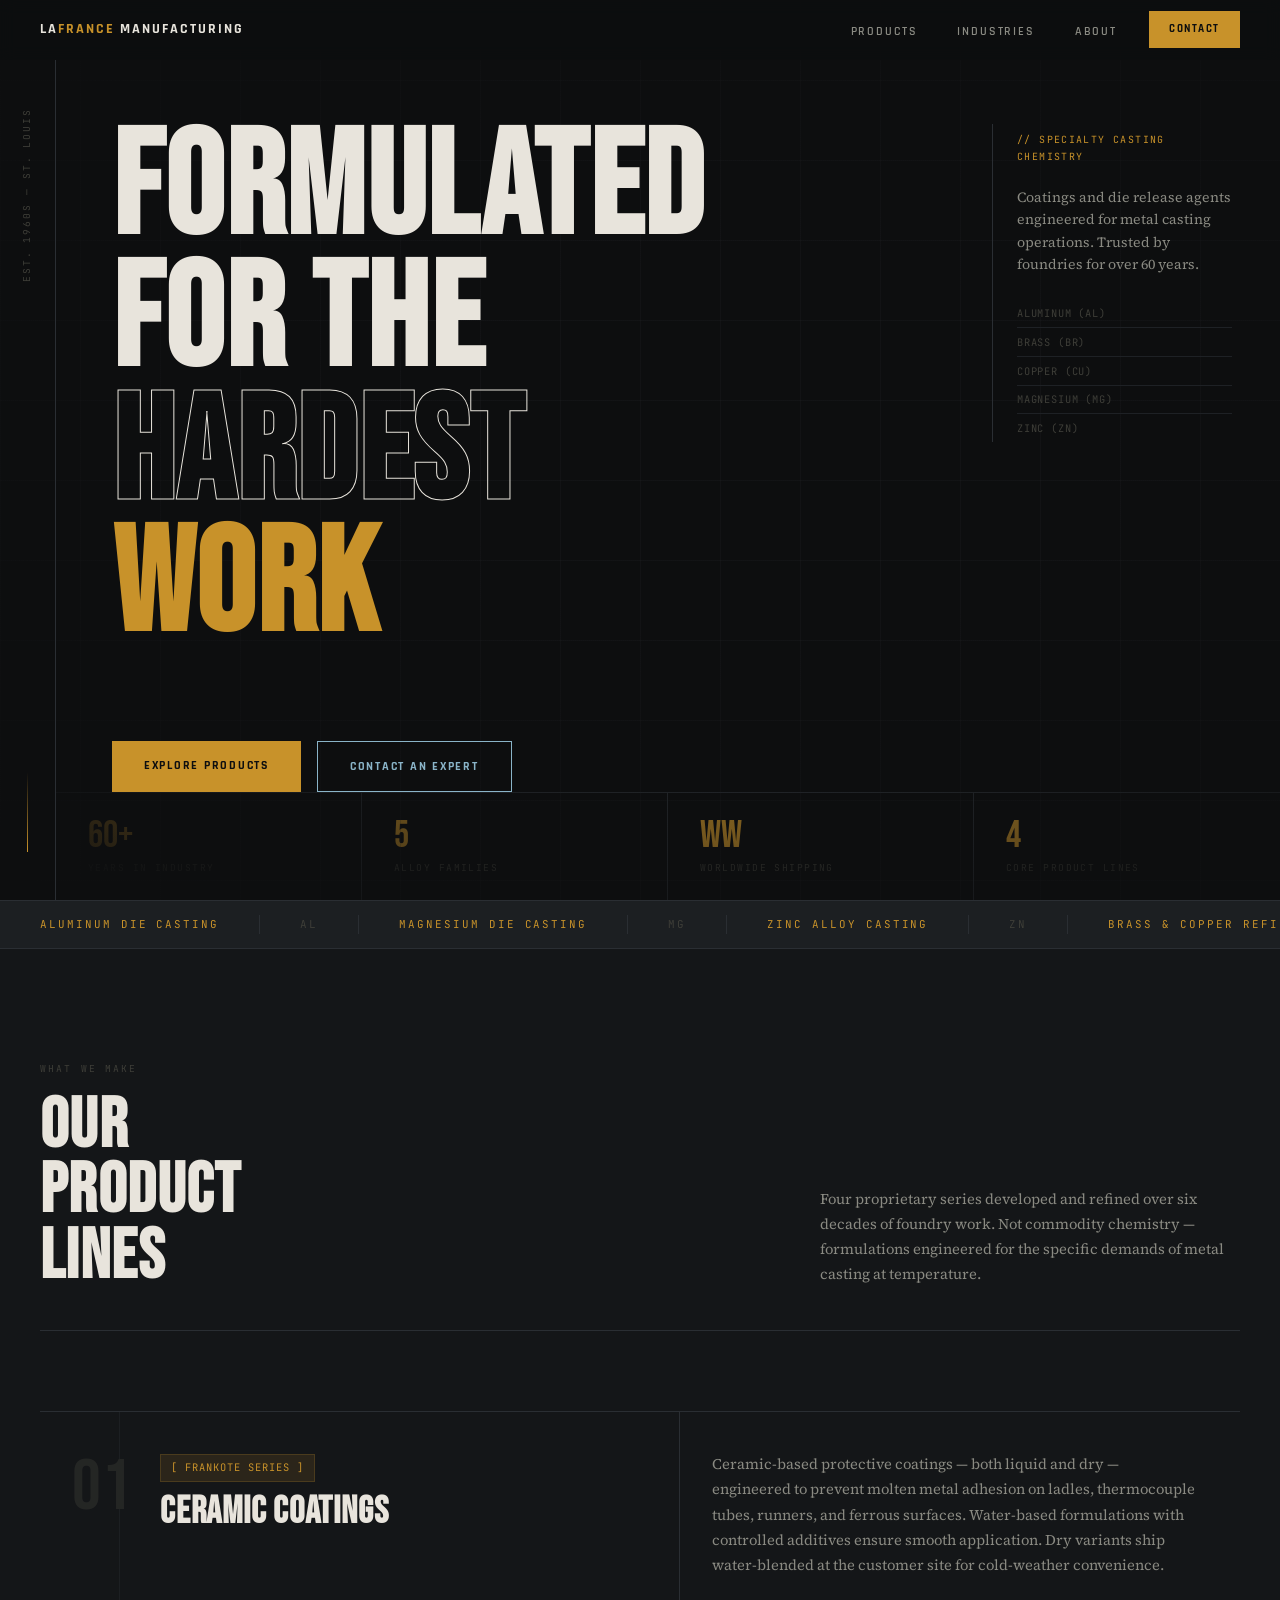
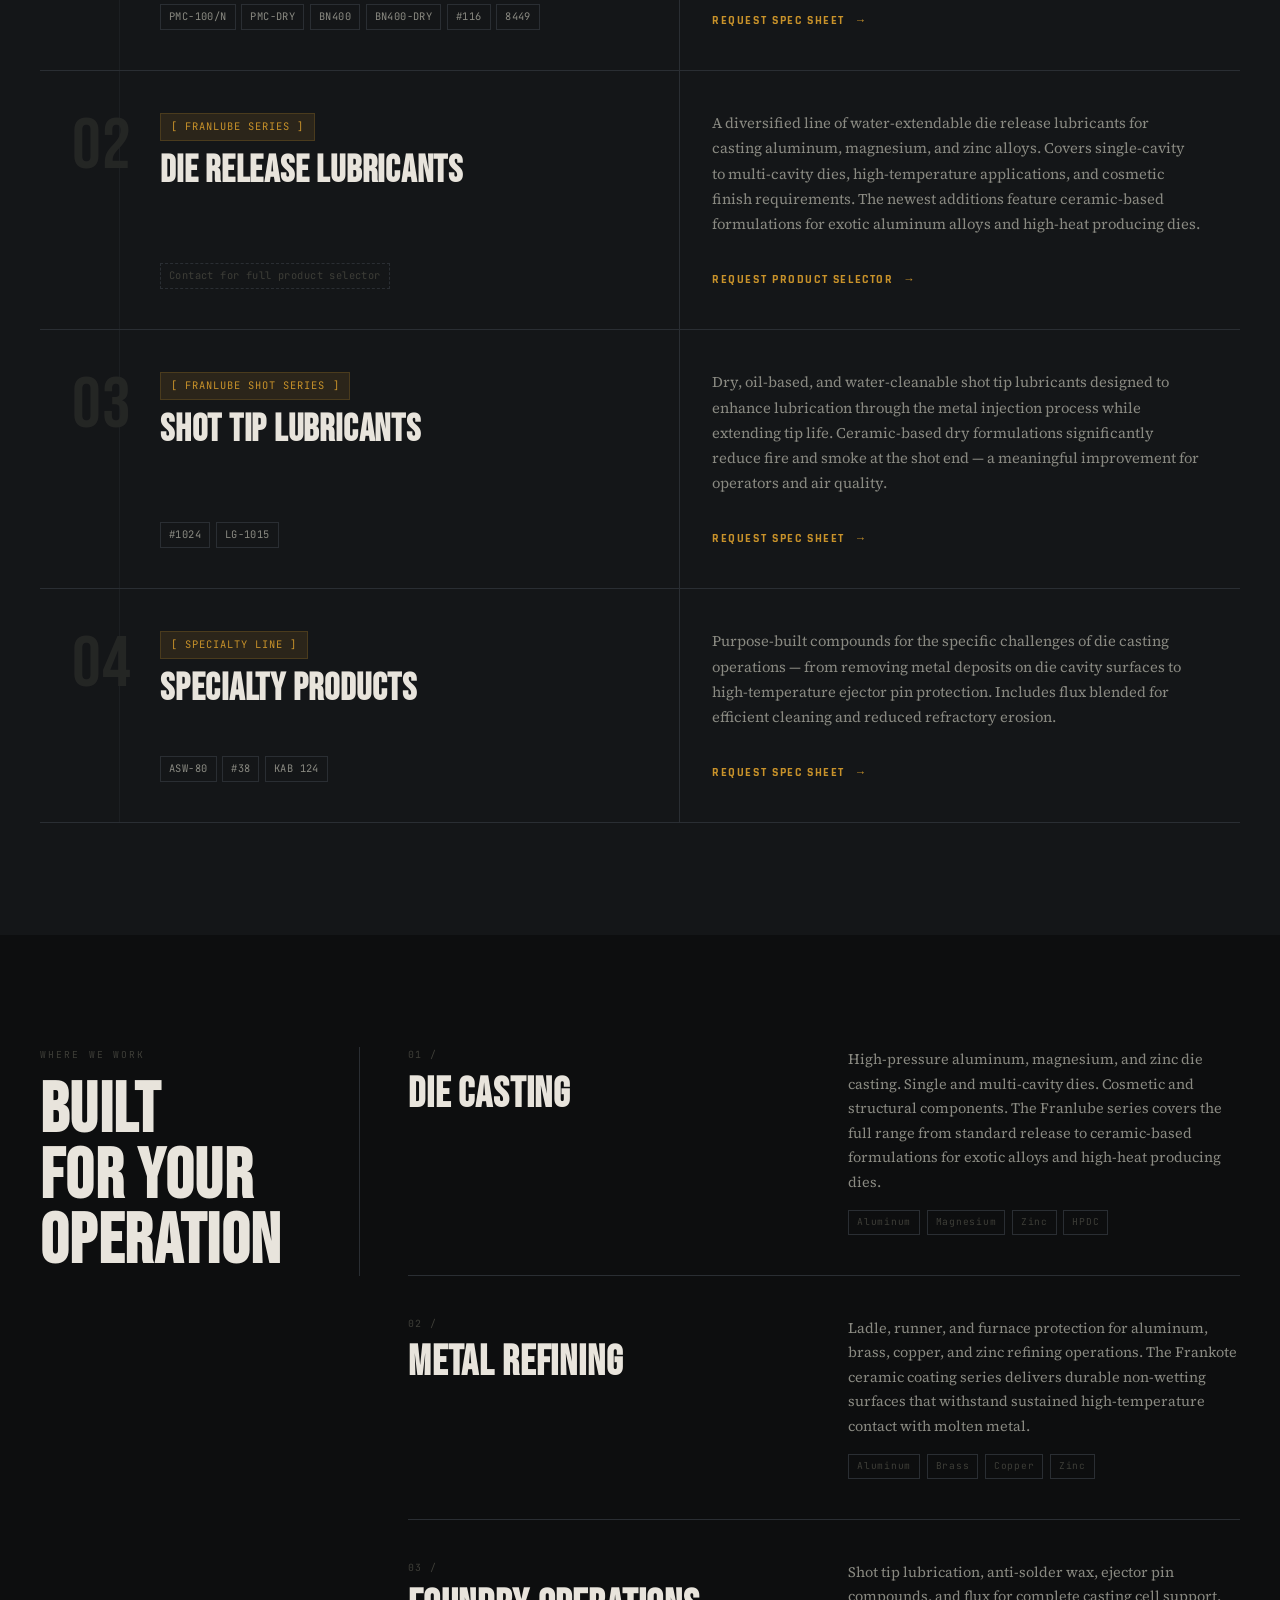
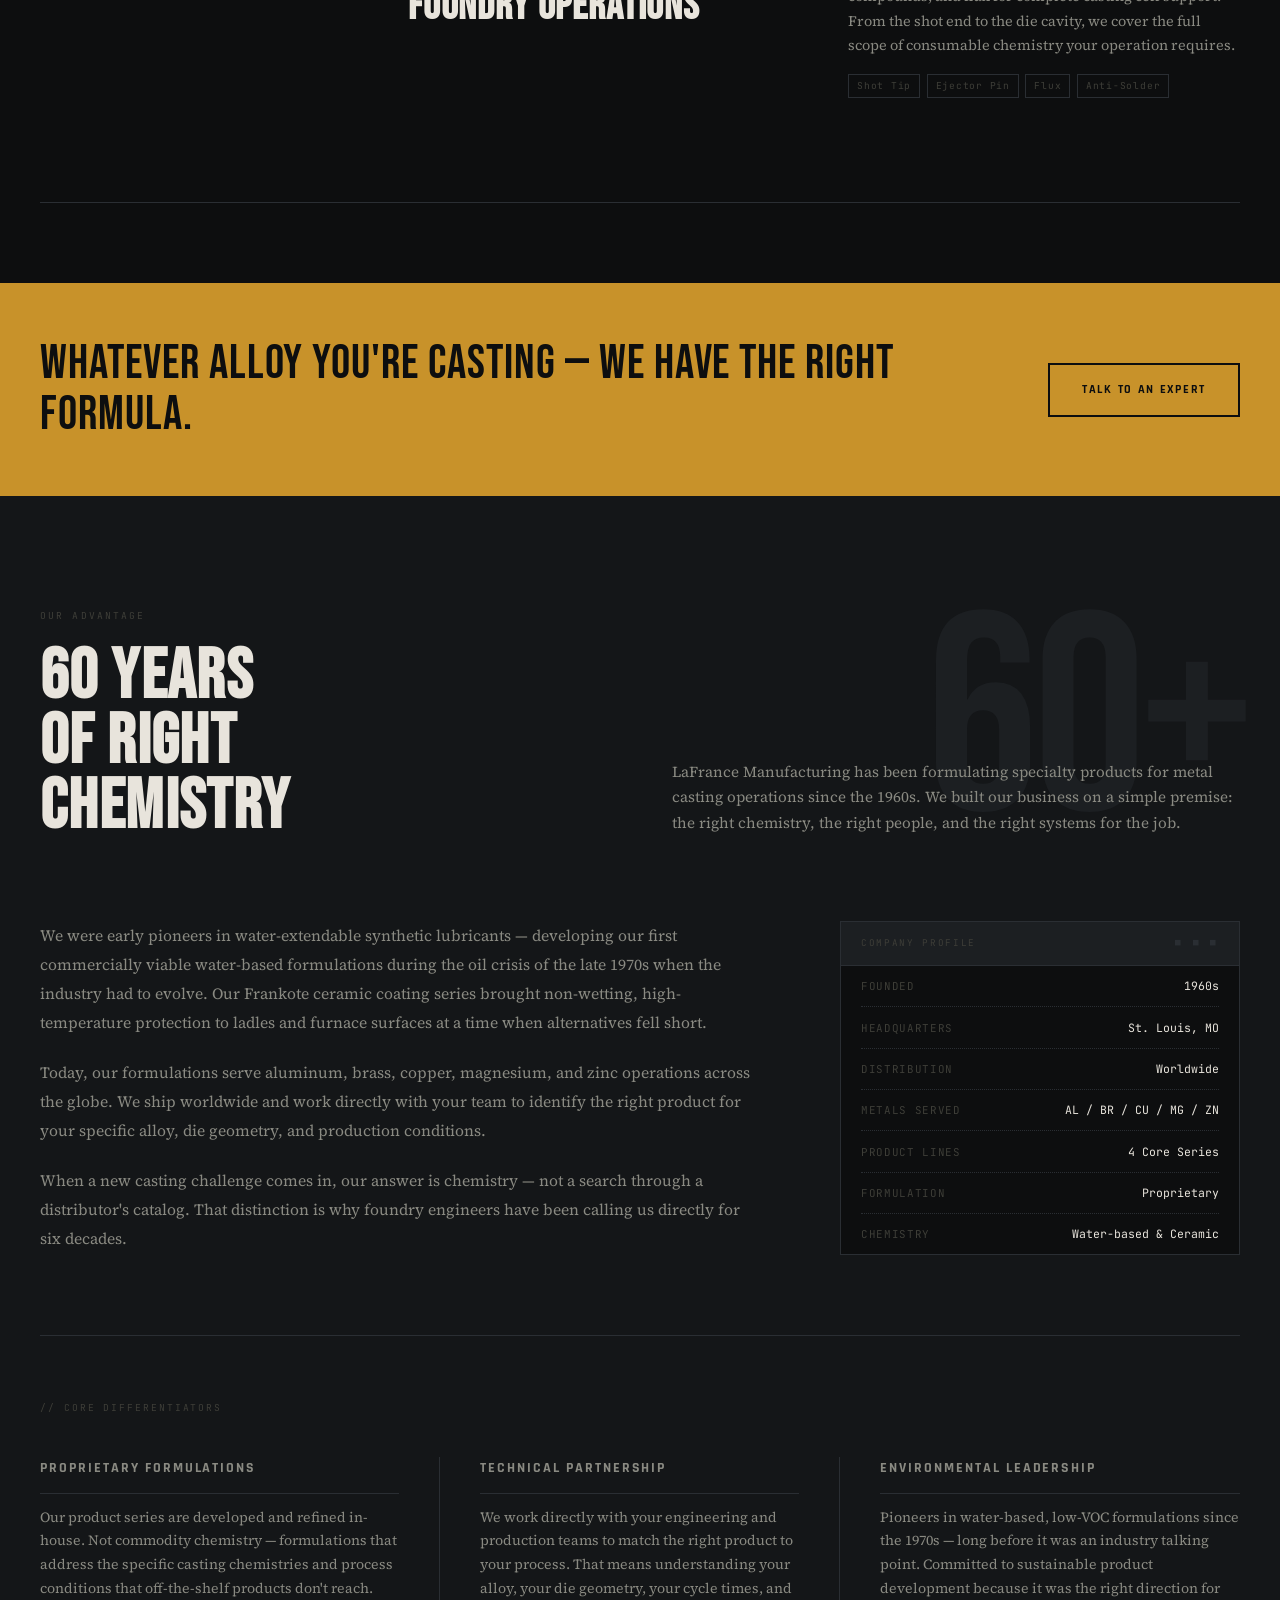
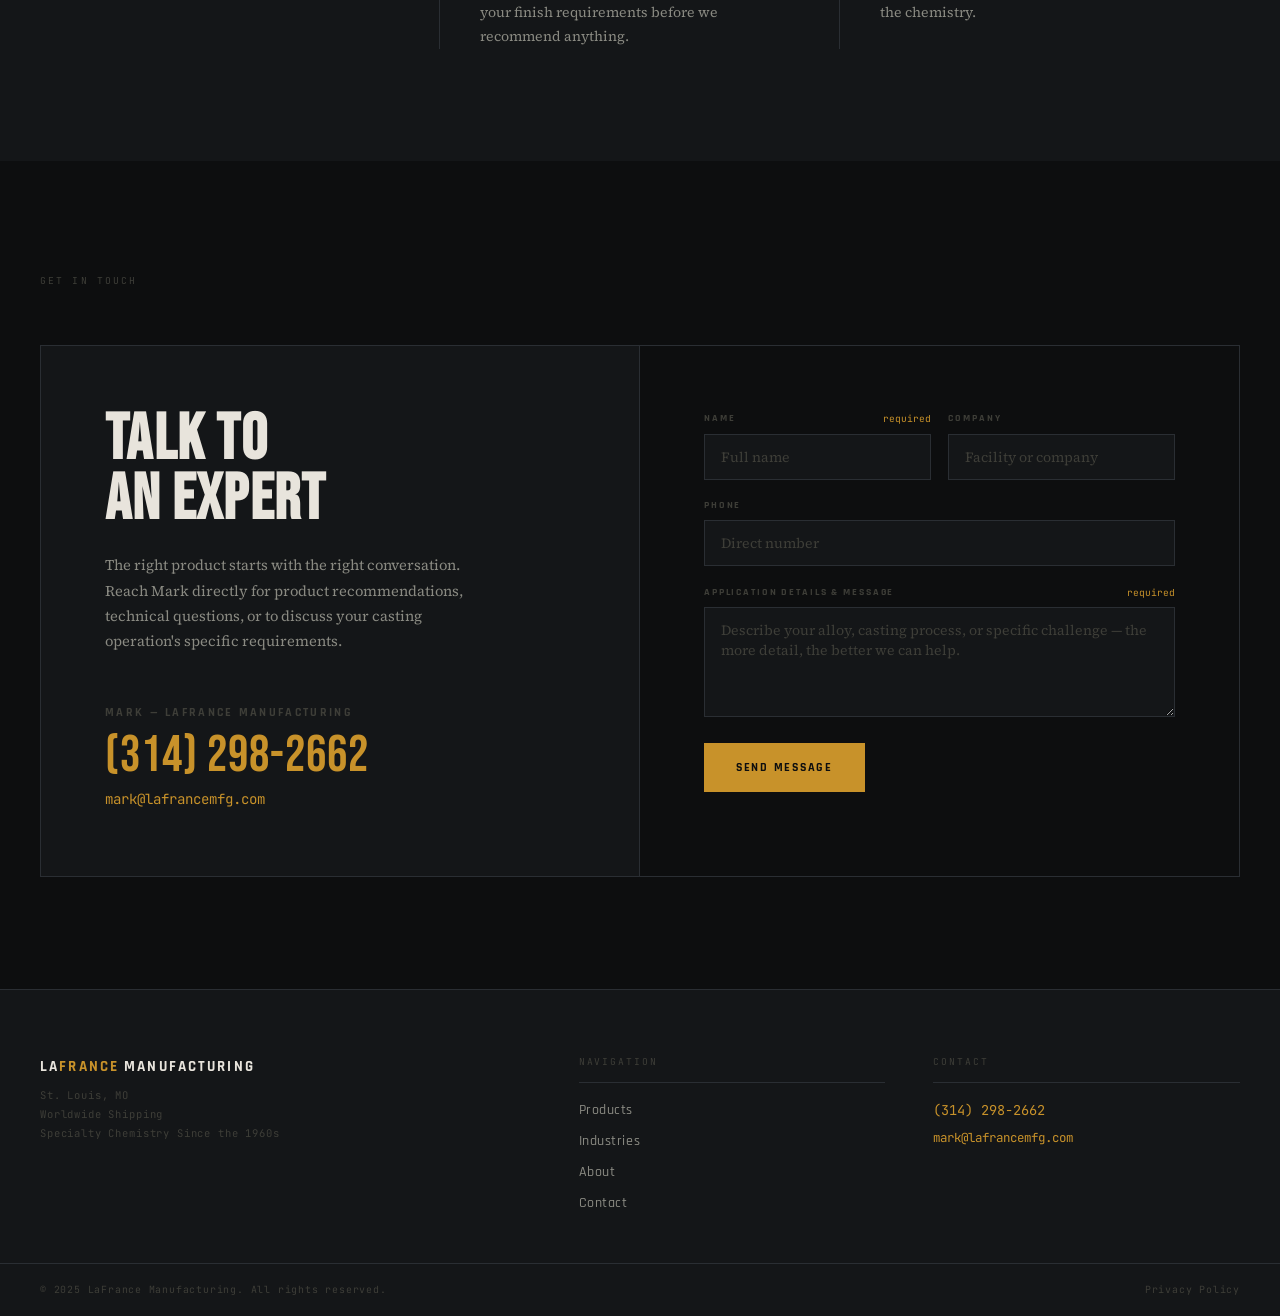
<file: lafrance.html>
<!DOCTYPE html>
<html lang="en">
<head>
  <meta charset="UTF-8">
  <meta name="viewport" content="width=device-width, initial-scale=1.0">
  <meta name="description" content="LaFrance Manufacturing — Specialty coatings and die release lubricants engineered for metal casting operations. Trusted by foundries for over 60 years.">
  <title>LaFrance Manufacturing | Specialty Coatings &amp; Die Release Lubricants</title>
  <link rel="preconnect" href="https://fonts.googleapis.com">
  <link rel="preconnect" href="https://fonts.gstatic.com" crossorigin>
  <link href="https://fonts.googleapis.com/css2?family=Bebas+Neue&family=Rajdhani:wght@400;500;600;700&family=Source+Serif+4:ital,opsz,wght@0,8..60,300;0,8..60,400;1,8..60,300&family=JetBrains+Mono:wght@400;500&display=swap" rel="stylesheet">

  <style>
    /* ─────────────────────────────────────────
       TOKENS
    ───────────────────────────────────────── */
    :root {
      --bg:            #0d0e0f;
      --surface:       #141618;
      --surface-raised:#1c1f22;
      --border:        #2a2e33;
      --border-faint:  #1e2125;
      --accent:        #c8922a;
      --accent-dim:    rgba(200,146,42,0.12);
      --accent-blue:   #8ab4c8;
      --text-primary:  #e8e4dc;
      --text-secondary:#8a8a82;
      --text-muted:    #3e3e38;

      --f-display: 'Bebas Neue', sans-serif;
      --f-sub:     'Rajdhani', sans-serif;
      --f-body:    'Source Serif 4', serif;
      --f-mono:    'JetBrains Mono', monospace;

      --w: 1320px;
      --nav-h: 60px;
    }

    /* ─────────────────────────────────────────
       RESET
    ───────────────────────────────────────── */
    *, *::before, *::after { box-sizing: border-box; margin: 0; padding: 0; }
    html { scroll-behavior: smooth; }
    body {
      background: var(--bg);
      color: var(--text-primary);
      font-family: var(--f-body);
      font-size: 16px;
      line-height: 1.7;
      -webkit-font-smoothing: antialiased;
    }
    a { color: inherit; text-decoration: none; }
    ul { list-style: none; }
    button { cursor: pointer; border: none; background: none; font: inherit; }

    /* ─────────────────────────────────────────
       SCROLL REVEAL
    ───────────────────────────────────────── */
    .reveal {
      opacity: 0;
      transform: translateY(20px);
      transition: opacity 0.7s cubic-bezier(.22,.68,0,1.2), transform 0.7s cubic-bezier(.22,.68,0,1.2);
    }
    .reveal.in { opacity: 1; transform: none; }
    .reveal.d1 { transition-delay: .08s; }
    .reveal.d2 { transition-delay: .16s; }
    .reveal.d3 { transition-delay: .24s; }
    .reveal.d4 { transition-delay: .32s; }

    /* ─────────────────────────────────────────
       NAV
    ───────────────────────────────────────── */
    #nav {
      position: fixed; inset: 0 0 auto;
      z-index: 200;
      height: var(--nav-h);
      display: flex; align-items: center;
      padding: 0 2.5rem;
      background: rgba(13,14,15,0.92);
      backdrop-filter: blur(8px);
      -webkit-backdrop-filter: blur(8px);
      border-bottom: 1px solid transparent;
      transition: border-color 0.4s;
    }
    #nav.scrolled { border-bottom-color: var(--accent); }

    .nav-logo {
      font-family: var(--f-sub);
      font-weight: 700;
      font-size: 0.9rem;
      letter-spacing: 0.14em;
      text-transform: uppercase;
      color: var(--text-primary);
      margin-right: auto;
    }
    .nav-logo em { font-style: normal; color: var(--accent); }

    .nav-links {
      display: flex; gap: 2.5rem; align-items: center;
    }
    .nav-links a {
      font-family: var(--f-sub);
      font-size: 0.72rem;
      font-weight: 600;
      letter-spacing: 0.16em;
      text-transform: uppercase;
      color: var(--text-secondary);
      transition: color 0.2s;
    }
    .nav-links a:hover { color: var(--text-primary); }
    .nav-links a:focus-visible { outline: 2px solid var(--accent); outline-offset: 3px; }

    .nav-cta {
      margin-left: 2rem;
      font-family: var(--f-sub);
      font-size: 0.7rem;
      font-weight: 700;
      letter-spacing: 0.14em;
      text-transform: uppercase;
      color: var(--bg);
      background: var(--accent);
      padding: 0.55rem 1.25rem;
      transition: background 0.2s;
    }
    .nav-cta:hover { background: #d9a03a; color: var(--bg); }

    /* Hamburger */
    .nav-toggle {
      display: none; flex-direction: column; gap: 5px;
      padding: 6px; background: none; border: none;
    }
    .nav-toggle span {
      display: block; width: 22px; height: 1.5px;
      background: var(--text-primary);
      transition: transform 0.3s, opacity 0.3s;
    }
    .nav-toggle[aria-expanded="true"] span:nth-child(1) { transform: translateY(6.5px) rotate(45deg); }
    .nav-toggle[aria-expanded="true"] span:nth-child(2) { opacity: 0; }
    .nav-toggle[aria-expanded="true"] span:nth-child(3) { transform: translateY(-6.5px) rotate(-45deg); }

    .nav-drawer {
      display: none; position: fixed;
      top: var(--nav-h); left: 0; right: 0;
      background: var(--surface);
      border-bottom: 1px solid var(--border);
      padding: 1rem 2.5rem 1.5rem; z-index: 199;
    }
    .nav-drawer.open { display: block; }
    .nav-drawer a {
      display: block; padding: 0.9rem 0;
      font-family: var(--f-sub); font-size: 1.1rem; font-weight: 600;
      letter-spacing: 0.08em; text-transform: uppercase;
      color: var(--text-secondary);
      border-bottom: 1px solid var(--border);
      transition: color 0.2s;
    }
    .nav-drawer a:last-child { border-bottom: none; }
    .nav-drawer a:hover { color: var(--text-primary); }

    /* ─────────────────────────────────────────
       HERO
    ───────────────────────────────────────── */
    #hero {
      min-height: 100vh;
      display: grid;
      grid-template-columns: 56px 1fr;
      padding-top: var(--nav-h);
      position: relative;
      overflow: hidden;
    }

    /* Technical grid overlay */
    #hero::before {
      content: '';
      position: absolute; inset: 0;
      background-image:
        linear-gradient(rgba(42,46,51,0.18) 1px, transparent 1px),
        linear-gradient(90deg, rgba(42,46,51,0.18) 1px, transparent 1px);
      background-size: 80px 80px;
      pointer-events: none;
    }
    /* Radial vignette */
    #hero::after {
      content: '';
      position: absolute; inset: 0;
      background: radial-gradient(ellipse 80% 70% at 60% 50%, transparent 30%, var(--bg) 100%);
      pointer-events: none;
    }

    /* Vertical sidebar */
    .hero-sidebar {
      position: relative; z-index: 2;
      display: flex; flex-direction: column;
      align-items: center; justify-content: space-between;
      padding: 3rem 0;
      border-right: 1px solid var(--border);
    }
    .hero-sidebar-label {
      writing-mode: vertical-rl;
      transform: rotate(180deg);
      font-family: var(--f-mono);
      font-size: 0.6rem;
      letter-spacing: 0.2em;
      text-transform: uppercase;
      color: var(--text-muted);
    }
    .hero-sidebar-line {
      width: 1px; height: 80px;
      background: linear-gradient(to bottom, transparent, var(--accent));
    }

    /* Main hero content */
    .hero-main {
      position: relative; z-index: 2;
      display: grid;
      grid-template-rows: 1fr auto;
      padding: 4rem 3rem 0 3.5rem;
      max-width: 1260px;
    }

    .hero-top {
      display: grid;
      grid-template-columns: 1fr 240px;
      gap: 2rem;
      align-items: start;
    }

    /* Oversize headline with outline text */
    .hero-hed {
      font-family: var(--f-display);
      font-size: clamp(5.5rem, 11.5vw, 10.5rem);
      line-height: 0.9;
      letter-spacing: 0.01em;
      color: var(--text-primary);
    }
    .hero-hed .outline {
      -webkit-text-stroke: 1px var(--text-primary);
      color: transparent;
    }
    .hero-hed .amber { color: var(--accent); }

    /* Right meta panel */
    .hero-meta {
      padding-top: 0.5rem;
      border-left: 1px solid var(--border);
      padding-left: 1.5rem;
    }
    .hero-meta-eyebrow {
      font-family: var(--f-mono);
      font-size: 0.62rem;
      letter-spacing: 0.14em;
      text-transform: uppercase;
      color: var(--accent);
      display: block;
      margin-bottom: 1.25rem;
    }
    .hero-meta p {
      font-size: 0.88rem;
      color: var(--text-secondary);
      line-height: 1.6;
      margin-bottom: 1.5rem;
    }
    .hero-meta-alloys {
      font-family: var(--f-mono);
      font-size: 0.65rem;
      letter-spacing: 0.08em;
      color: var(--text-muted);
      line-height: 2.2;
    }
    .hero-meta-alloys span {
      display: block;
      padding: 0.15rem 0;
      border-bottom: 1px solid var(--border-faint);
    }
    .hero-meta-alloys span:last-child { border-bottom: none; }

    /* CTA row */
    .hero-ctas {
      display: flex; gap: 1rem; flex-wrap: wrap;
      padding: 2.5rem 0 0;
    }

    /* Bottom ticker bar */
    .hero-ticker {
      grid-column: 1 / -1;
      border-top: 1px solid var(--border);
      display: grid;
      grid-template-columns: repeat(4, 1fr);
    }

    .ticker-cell {
      padding: 1.5rem 2rem;
      border-right: 1px solid var(--border);
      display: flex; flex-direction: column; gap: 0.3rem;
    }
    .ticker-cell:last-child { border-right: none; }

    .ticker-val {
      font-family: var(--f-display);
      font-size: 2.4rem;
      color: var(--accent);
      line-height: 1;
    }
    .ticker-label {
      font-family: var(--f-mono);
      font-size: 0.6rem;
      letter-spacing: 0.15em;
      text-transform: uppercase;
      color: var(--text-muted);
    }

    /* Buttons */
    .btn {
      display: inline-block;
      font-family: var(--f-sub);
      font-weight: 700;
      font-size: 0.78rem;
      letter-spacing: 0.14em;
      text-transform: uppercase;
      padding: 0.85rem 2rem;
      transition: background 0.2s, color 0.2s, border-color 0.2s;
    }
    .btn:focus-visible { outline: 2px solid var(--accent); outline-offset: 2px; }
    .btn-amber { background: var(--accent); color: var(--bg); }
    .btn-amber:hover { background: #d9a03a; }
    .btn-outline { border: 1px solid var(--accent-blue); color: var(--accent-blue); }
    .btn-outline:hover { background: rgba(138,180,200,0.08); }
    .btn-outline-amber { border: 1px solid var(--accent); color: var(--accent); }
    .btn-outline-amber:hover { background: var(--accent-dim); }

    /* ─────────────────────────────────────────
       SECTION SCAFFOLDING
    ───────────────────────────────────────── */
    .w { max-width: var(--w); margin: 0 auto; padding: 0 2.5rem; }

    .section-label {
      font-family: var(--f-mono);
      font-size: 0.6rem;
      letter-spacing: 0.22em;
      text-transform: uppercase;
      color: var(--text-muted);
    }
    .section-hed {
      font-family: var(--f-display);
      font-size: clamp(3rem, 5.5vw, 5.2rem);
      letter-spacing: 0.02em;
      line-height: 0.93;
      color: var(--text-primary);
    }

    /* Top rule with embedded label */
    .rule-labeled {
      display: flex; align-items: center; gap: 1rem;
      margin-bottom: 4.5rem;
    }
    .rule-labeled::before, .rule-labeled::after {
      content: ''; flex: 1; height: 1px; background: var(--border);
    }
    .rule-labeled::before { max-width: 2rem; flex: 0 0 2rem; }

    /* ─────────────────────────────────────────
       PRODUCTS — manifest layout
    ───────────────────────────────────────── */
    #products {
      padding: 7rem 0;
      background: var(--surface);
    }

    .products-header {
      display: grid;
      grid-template-columns: 1fr 1fr;
      gap: 2rem;
      align-items: end;
      margin-bottom: 5rem;
      padding-bottom: 2.5rem;
      border-bottom: 1px solid var(--border);
    }
    .products-header .section-hed { line-height: 0.93; }
    .products-header-right {
      padding-bottom: 0.2rem;
    }
    .products-header-right p {
      font-size: 0.92rem;
      color: var(--text-secondary);
      line-height: 1.7;
      max-width: 420px;
      margin-left: auto;
    }

    /* Product row — full width horizontal treatment */
    .product-row {
      display: grid;
      grid-template-columns: 80px 1fr 1fr;
      gap: 0;
      border-top: 1px solid var(--border);
      cursor: default;
      transition: background 0.2s;
      position: relative;
    }
    .product-row::before {
      content: '';
      position: absolute; left: 0; top: 0; bottom: 0;
      width: 2px;
      background: var(--accent);
      transform: scaleY(0);
      transform-origin: top;
      transition: transform 0.3s cubic-bezier(.22,.68,0,1.1);
    }
    .product-row:hover::before { transform: scaleY(1); }
    .product-row:hover { background: rgba(255,255,255,0.015); }

    .product-row:last-child { border-bottom: 1px solid var(--border); }

    .prod-index {
      padding: 2.5rem 1rem 2.5rem 2rem;
      font-family: var(--f-display);
      font-size: 4.5rem;
      line-height: 1;
      color: var(--text-muted);
      letter-spacing: 0.02em;
      display: flex; align-items: flex-start;
      border-right: 1px solid var(--border);
      opacity: 0.4;
    }

    .prod-left {
      padding: 2.5rem 2rem 2.5rem 2.5rem;
      border-right: 1px solid var(--border);
      display: flex; flex-direction: column; justify-content: space-between;
      gap: 1.5rem;
    }

    .prod-series {
      font-family: var(--f-mono);
      font-size: 0.65rem;
      letter-spacing: 0.1em;
      color: var(--accent);
      background: var(--accent-dim);
      border: 1px solid rgba(200,146,42,0.2);
      padding: 0.25rem 0.6rem;
      display: inline-block;
      margin-bottom: 0.75rem;
    }

    .prod-name {
      font-family: var(--f-display);
      font-size: clamp(1.8rem, 3vw, 2.8rem);
      line-height: 0.95;
      letter-spacing: 0.02em;
      color: var(--text-primary);
      flex: 1;
    }

    .prod-skus {
      display: flex; flex-wrap: wrap; gap: 0.35rem; margin-top: auto;
    }
    .sku {
      font-family: var(--f-mono);
      font-size: 0.65rem;
      color: var(--text-secondary);
      border: 1px solid var(--border);
      padding: 0.2rem 0.5rem;
      letter-spacing: 0.04em;
    }

    .prod-right {
      padding: 2.5rem 2.5rem 2.5rem 2rem;
      display: flex; flex-direction: column; justify-content: space-between;
      gap: 2rem;
    }

    .prod-desc {
      font-size: 0.92rem;
      color: var(--text-secondary);
      line-height: 1.72;
    }

    .prod-link {
      font-family: var(--f-sub);
      font-size: 0.72rem;
      font-weight: 700;
      letter-spacing: 0.14em;
      text-transform: uppercase;
      color: var(--accent);
      display: inline-flex; align-items: center; gap: 0.6rem;
      align-self: flex-start;
      transition: gap 0.2s;
    }
    .prod-link::after { content: '→'; }
    .prod-link:hover { gap: 1rem; }

    /* ─────────────────────────────────────────
       ALLOY BAND — scrolling ticker
    ───────────────────────────────────────── */
    .alloy-band {
      background: var(--surface-raised);
      border-top: 1px solid var(--border);
      border-bottom: 1px solid var(--border);
      overflow: hidden;
      padding: 0.9rem 0;
    }
    .alloy-track {
      display: flex; gap: 0;
      animation: ticker 18s linear infinite;
      white-space: nowrap;
    }
    .alloy-track:hover { animation-play-state: paused; }
    @keyframes ticker {
      from { transform: translateX(0); }
      to   { transform: translateX(-50%); }
    }
    .alloy-item {
      font-family: var(--f-mono);
      font-size: 0.68rem;
      letter-spacing: 0.18em;
      text-transform: uppercase;
      color: var(--text-muted);
      padding: 0 2.5rem;
      border-right: 1px solid var(--border);
      flex-shrink: 0;
    }
    .alloy-item.accent { color: var(--accent); }

    /* ─────────────────────────────────────────
       INDUSTRIES
    ───────────────────────────────────────── */
    #industries {
      padding: 7rem 0 0;
      background: var(--bg);
    }

    .industries-top {
      display: grid;
      grid-template-columns: 320px 1fr;
      gap: 0;
      align-items: start;
      margin-bottom: 5rem;
      border-bottom: 1px solid var(--border);
      padding-bottom: 4rem;
    }

    .industries-hed-block {
      padding-right: 3rem;
      border-right: 1px solid var(--border);
      position: sticky;
      top: calc(var(--nav-h) + 2rem);
    }
    .industries-hed-block .section-label { display: block; margin-bottom: 1rem; }

    .industries-list {
      padding-left: 3rem;
    }

    .industry-entry {
      padding: 2.5rem 0;
      border-bottom: 1px solid var(--border);
      display: grid;
      grid-template-columns: 1fr 1fr;
      gap: 3rem;
      align-items: start;
    }
    .industry-entry:first-child { padding-top: 0; }
    .industry-entry:last-child { border-bottom: none; }

    .ind-name {
      font-family: var(--f-display);
      font-size: 2.6rem;
      letter-spacing: 0.02em;
      line-height: 1;
      color: var(--text-primary);
    }
    .ind-num {
      font-family: var(--f-mono);
      font-size: 0.62rem;
      color: var(--text-muted);
      letter-spacing: 0.12em;
      display: block;
      margin-bottom: 0.6rem;
    }

    .ind-desc {
      font-size: 0.9rem;
      color: var(--text-secondary);
      line-height: 1.7;
    }

    .ind-tags {
      display: flex; flex-wrap: wrap; gap: 0.4rem;
      margin-top: 1rem;
    }
    .ind-tag {
      font-family: var(--f-mono);
      font-size: 0.6rem;
      letter-spacing: 0.08em;
      color: var(--text-muted);
      border: 1px solid var(--border);
      padding: 0.2rem 0.5rem;
    }

    /* Full-bleed callout strip */
    .callout-strip {
      background: var(--accent);
      padding: 3.5rem 2.5rem;
      display: flex;
      align-items: center;
      justify-content: space-between;
      gap: 3rem;
      flex-wrap: wrap;
    }
    .callout-strip blockquote {
      font-family: var(--f-display);
      font-size: clamp(1.8rem, 4vw, 3rem);
      color: var(--bg);
      line-height: 1.05;
      flex: 1;
      min-width: 240px;
      letter-spacing: 0.02em;
    }
    .btn-callout {
      font-family: var(--f-sub);
      font-size: 0.76rem;
      font-weight: 700;
      letter-spacing: 0.14em;
      text-transform: uppercase;
      color: var(--bg);
      border: 2px solid var(--bg);
      padding: 0.9rem 2rem;
      transition: background 0.2s, color 0.2s;
      white-space: nowrap;
      flex-shrink: 0;
    }
    .btn-callout:hover { background: var(--bg); color: var(--accent); }

    /* ─────────────────────────────────────────
       ABOUT
    ───────────────────────────────────────── */
    #about {
      padding: 7rem 0;
      background: var(--surface);
    }

    .about-masthead {
      margin-bottom: 5rem;
      position: relative;
    }

    /* Huge decorative background numeral */
    .about-masthead::before {
      content: '60+';
      position: absolute;
      right: -0.5rem;
      top: 50%;
      transform: translateY(-50%);
      font-family: var(--f-display);
      font-size: clamp(12rem, 22vw, 22rem);
      line-height: 1;
      color: var(--surface-raised);
      pointer-events: none;
      user-select: none;
      letter-spacing: -0.02em;
      z-index: 0;
    }

    .about-masthead-inner {
      position: relative; z-index: 1;
      display: grid;
      grid-template-columns: 1fr 1fr;
      gap: 4rem;
      align-items: end;
    }

    .about-masthead .section-label { display: block; margin-bottom: 1.25rem; }

    .about-subtext {
      font-size: 0.95rem;
      color: var(--text-secondary);
      line-height: 1.7;
      padding-bottom: 0.3rem;
    }

    /* Body + spec grid */
    .about-body-grid {
      display: grid;
      grid-template-columns: 1fr 400px;
      gap: 5rem;
      align-items: start;
      margin-bottom: 5rem;
    }

    .about-text p {
      font-size: 0.98rem;
      color: var(--text-secondary);
      line-height: 1.85;
      margin-bottom: 1.3rem;
    }
    .about-text p:last-child { margin-bottom: 0; }

    /* Spec sheet */
    .spec-panel {
      background: var(--bg);
      border: 1px solid var(--border);
    }
    .spec-panel-header {
      padding: 0.85rem 1.25rem;
      background: var(--surface-raised);
      border-bottom: 1px solid var(--border);
      font-family: var(--f-mono);
      font-size: 0.58rem;
      letter-spacing: 0.18em;
      text-transform: uppercase;
      color: var(--text-muted);
      display: flex; align-items: center; justify-content: space-between;
    }
    .spec-panel-header::after {
      content: '■ ■ ■';
      letter-spacing: 0.3em;
      color: var(--border);
    }
    .spec-panel-body { padding: 0 1.25rem; }
    .spec-row {
      display: flex; align-items: baseline;
      padding: 0.65rem 0;
      border-bottom: 1px dotted var(--border);
      gap: 0.5rem;
    }
    .spec-row:last-child { border-bottom: none; }
    .spec-key {
      font-family: var(--f-mono);
      font-size: 0.68rem;
      letter-spacing: 0.06em;
      color: var(--text-muted);
      white-space: nowrap;
      flex-shrink: 0;
      min-width: 130px;
    }
    .spec-val {
      font-family: var(--f-mono);
      font-size: 0.72rem;
      color: var(--text-primary);
      text-align: right;
      margin-left: auto;
    }

    /* Value pillars — horizontal list, not cards */
    .pillars {
      border-top: 1px solid var(--border);
      padding-top: 4rem;
    }
    .pillars-label {
      font-family: var(--f-mono);
      font-size: 0.6rem;
      letter-spacing: 0.2em;
      text-transform: uppercase;
      color: var(--text-muted);
      margin-bottom: 2.5rem;
    }
    .pillars-list {
      display: grid;
      grid-template-columns: repeat(3, 1fr);
      gap: 0;
    }
    .pillar {
      padding: 0 2.5rem;
      border-right: 1px solid var(--border);
    }
    .pillar:first-child { padding-left: 0; }
    .pillar:last-child { border-right: none; padding-right: 0; }

    .pillar-title {
      font-family: var(--f-sub);
      font-size: 0.75rem;
      font-weight: 700;
      letter-spacing: 0.14em;
      text-transform: uppercase;
      color: var(--accent);
      margin-bottom: 0.75rem;
      padding-bottom: 0.75rem;
      border-bottom: 1px solid var(--border);
    }
    .pillar p {
      font-size: 0.88rem;
      color: var(--text-secondary);
      line-height: 1.7;
    }

    /* ─────────────────────────────────────────
       CONTACT
    ───────────────────────────────────────── */
    #contact {
      padding: 7rem 0;
      background: var(--bg);
    }

    .contact-layout {
      display: grid;
      grid-template-columns: 1fr 1fr;
      gap: 0;
      border: 1px solid var(--border);
    }

    .contact-left {
      padding: 4rem;
      border-right: 1px solid var(--border);
      display: flex; flex-direction: column; justify-content: space-between;
      background: var(--surface);
    }

    .contact-hed {
      font-family: var(--f-display);
      font-size: clamp(2.8rem, 5vw, 5rem);
      line-height: 0.93;
      letter-spacing: 0.02em;
      margin-bottom: 1.5rem;
    }

    .contact-intro {
      font-size: 0.92rem;
      color: var(--text-secondary);
      line-height: 1.72;
      margin-bottom: 3rem;
      max-width: 380px;
    }

    .contact-direct { margin-top: auto; }

    .direct-name {
      font-family: var(--f-sub);
      font-size: 0.72rem;
      font-weight: 700;
      letter-spacing: 0.2em;
      text-transform: uppercase;
      color: var(--text-muted);
      margin-bottom: 0.5rem;
    }
    .direct-phone {
      display: block;
      font-family: var(--f-display);
      font-size: clamp(2rem, 4vw, 3.5rem);
      color: var(--accent);
      line-height: 1;
      letter-spacing: 0.02em;
      margin-bottom: 0.4rem;
      transition: color 0.2s;
    }
    .direct-phone:hover { color: #d9a03a; }
    .direct-email {
      display: block;
      font-family: var(--f-mono);
      font-size: 0.88rem;
      color: var(--accent);
      transition: color 0.2s;
    }
    .direct-email:hover { color: #d9a03a; }

    .contact-right {
      padding: 4rem;
      background: var(--bg);
    }

    .form-label-row {
      display: flex; align-items: center; justify-content: space-between;
      margin-bottom: 0.35rem;
    }
    .form-lbl {
      font-family: var(--f-sub);
      font-size: 0.65rem;
      font-weight: 700;
      letter-spacing: 0.18em;
      text-transform: uppercase;
      color: var(--text-muted);
    }
    .form-required {
      font-family: var(--f-mono);
      font-size: 0.6rem;
      color: var(--accent);
    }

    .contact-form { display: flex; flex-direction: column; gap: 1.1rem; }
    .form-row { display: grid; grid-template-columns: 1fr 1fr; gap: 1.1rem; }

    .contact-form input,
    .contact-form textarea {
      width: 100%;
      background: var(--surface);
      border: 1px solid var(--border);
      color: var(--text-primary);
      font-family: var(--f-body);
      font-size: 0.92rem;
      padding: 0.75rem 1rem;
      transition: border-color 0.2s;
      -webkit-appearance: none;
      appearance: none;
      resize: vertical;
    }
    .contact-form input:focus,
    .contact-form textarea:focus {
      outline: none; border-color: var(--accent);
    }
    .contact-form input::placeholder,
    .contact-form textarea::placeholder {
      color: var(--text-muted);
      font-size: 0.88rem;
    }
    .contact-form textarea { min-height: 110px; }

    /* ─────────────────────────────────────────
       FOOTER
    ───────────────────────────────────────── */
    footer {
      background: var(--surface);
      border-top: 1px solid var(--border);
    }
    .footer-main {
      display: grid;
      grid-template-columns: 1.6fr 1fr 1fr;
      gap: 3rem;
      padding: 4rem 2.5rem 3rem;
      max-width: var(--w);
      margin: 0 auto;
    }

    .footer-logo {
      font-family: var(--f-sub);
      font-weight: 700;
      font-size: 0.95rem;
      letter-spacing: 0.14em;
      text-transform: uppercase;
      color: var(--text-primary);
      margin-bottom: 0.4rem;
    }
    .footer-logo em { font-style: normal; color: var(--accent); }
    .footer-meta {
      font-family: var(--f-mono);
      font-size: 0.66rem;
      color: var(--text-muted);
      letter-spacing: 0.08em;
      line-height: 1.8;
    }

    .footer-col-title {
      font-family: var(--f-mono);
      font-size: 0.6rem;
      letter-spacing: 0.2em;
      text-transform: uppercase;
      color: var(--text-muted);
      margin-bottom: 1rem;
      padding-bottom: 0.75rem;
      border-bottom: 1px solid var(--border);
    }
    .footer-nav { display: flex; flex-direction: column; gap: 0.5rem; }
    .footer-nav a {
      font-family: var(--f-sub);
      font-size: 0.85rem;
      font-weight: 500;
      color: var(--text-secondary);
      letter-spacing: 0.04em;
      transition: color 0.2s;
    }
    .footer-nav a:hover { color: var(--text-primary); }

    .footer-contact-tel {
      display: block;
      font-family: var(--f-mono);
      font-size: 0.85rem;
      color: var(--accent);
      margin-bottom: 0.3rem;
      transition: color 0.2s;
    }
    .footer-contact-tel:hover { color: #d9a03a; }
    .footer-contact-email {
      display: block;
      font-family: var(--f-mono);
      font-size: 0.78rem;
      color: var(--accent);
      transition: color 0.2s;
    }
    .footer-contact-email:hover { color: #d9a03a; }

    .footer-bottom {
      max-width: var(--w); margin: 0 auto;
      padding: 1.1rem 2.5rem;
      border-top: 1px solid var(--border);
      display: flex; justify-content: space-between; align-items: center;
      gap: 1rem; flex-wrap: wrap;
    }
    .footer-copy, .footer-bottom a {
      font-family: var(--f-mono);
      font-size: 0.62rem;
      letter-spacing: 0.08em;
      color: var(--text-muted);
      transition: color 0.2s;
    }
    .footer-bottom a:hover { color: var(--text-secondary); }

    /* ─────────────────────────────────────────
       RESPONSIVE
    ───────────────────────────────────────── */
    @media (max-width: 1080px) {
      #hero { grid-template-columns: 48px 1fr; }
      .hero-top { grid-template-columns: 1fr; }
      .hero-meta { display: none; }
      .about-masthead-inner { grid-template-columns: 1fr; gap: 1.5rem; }
      .about-masthead::before { font-size: clamp(8rem, 18vw, 14rem); }
      .about-body-grid { grid-template-columns: 1fr; gap: 3rem; }
      .products-header { grid-template-columns: 1fr; gap: 1rem; }
      .products-header-right p { margin-left: 0; }
    }

    @media (max-width: 860px) {
      .nav-links, .nav-cta { display: none; }
      .nav-toggle { display: flex; }

      #hero { grid-template-columns: 1fr; padding-top: var(--nav-h); }
      .hero-sidebar { display: none; }
      .hero-main { padding: 3rem 1.5rem 0; }
      .hero-ticker { grid-template-columns: repeat(2, 1fr); }

      .product-row { grid-template-columns: 56px 1fr; }
      .prod-right { display: none; }
      .prod-left { border-right: none; }

      .industries-top { grid-template-columns: 1fr; }
      .industries-hed-block { border-right: none; padding-right: 0; position: static; }
      .industries-list { padding-left: 0; margin-top: 2.5rem; }
      .industry-entry { grid-template-columns: 1fr; gap: 1rem; }

      .contact-layout { grid-template-columns: 1fr; }
      .contact-left { border-right: none; border-bottom: 1px solid var(--border); padding: 3rem 2rem; }
      .contact-right { padding: 3rem 2rem; }

      .pillars-list { grid-template-columns: 1fr; gap: 2.5rem; }
      .pillar { padding: 0; border-right: none; border-bottom: 1px solid var(--border); padding-bottom: 2.5rem; }
      .pillar:last-child { border-bottom: none; padding-bottom: 0; }

      .footer-main { grid-template-columns: 1fr 1fr; }
      .footer-main > :first-child { grid-column: 1 / -1; }
      .callout-strip { flex-direction: column; align-items: flex-start; }

      .form-row { grid-template-columns: 1fr; }
    }

    @media (max-width: 540px) {
      .w { padding: 0 1.25rem; }
      #hero::before { background-size: 60px 60px; }
      .hero-hed { font-size: clamp(3.8rem, 14vw, 6rem); }
      .hero-ticker { grid-template-columns: repeat(2, 1fr); }
      .ticker-val { font-size: 1.8rem; }
      .about-masthead::before { display: none; }
      .footer-main { grid-template-columns: 1fr; padding: 3rem 1.25rem 2rem; }
      .footer-main > :first-child { grid-column: auto; }
      .footer-bottom { padding: 1rem 1.25rem; }
    }
  </style>
</head>

<body>

<!-- ══════════════════════════════════════════
     NAV
══════════════════════════════════════════ -->
<nav id="nav" role="navigation" aria-label="Main navigation">
  <a href="#hero" class="nav-logo">La<em>France</em> Manufacturing</a>

  <ul class="nav-links" role="list">
    <li><a href="#products">Products</a></li>
    <li><a href="#industries">Industries</a></li>
    <li><a href="#about">About</a></li>
  </ul>

  <a href="#contact" class="nav-cta">Contact</a>

  <button class="nav-toggle" id="nav-toggle" aria-label="Toggle navigation" aria-expanded="false" aria-controls="nav-drawer">
    <span></span><span></span><span></span>
  </button>
</nav>

<div class="nav-drawer" id="nav-drawer" aria-hidden="true">
  <a href="#products">Products</a>
  <a href="#industries">Industries</a>
  <a href="#about">About</a>
  <a href="#contact">Contact</a>
</div>


<!-- ══════════════════════════════════════════
     HERO
══════════════════════════════════════════ -->
<section id="hero" aria-labelledby="hero-hed">

  <!-- Vertical sidebar -->
  <div class="hero-sidebar" aria-hidden="true">
    <span class="hero-sidebar-label">EST. 1960S — ST. LOUIS</span>
    <span class="hero-sidebar-line"></span>
  </div>

  <!-- Main content -->
  <div style="display: grid; grid-template-rows: 1fr auto; overflow: hidden;">
    <div class="hero-main">

      <div class="hero-top">

        <div>
          <h1 class="hero-hed reveal" id="hero-hed">
            FORMULATED<br>
            FOR THE<br>
            <span class="outline">HARDEST</span><br>
            <span class="amber">WORK</span>
          </h1>
        </div>

        <aside class="hero-meta reveal d1">
          <span class="hero-meta-eyebrow">// Specialty Casting Chemistry</span>
          <p>Coatings and die release agents engineered for metal casting operations. Trusted by foundries for over 60 years.</p>
          <div class="hero-meta-alloys" aria-label="Metals served">
            <span>ALUMINUM (AL)</span>
            <span>BRASS (BR)</span>
            <span>COPPER (CU)</span>
            <span>MAGNESIUM (MG)</span>
            <span>ZINC (ZN)</span>
          </div>
        </aside>

      </div>

      <div class="hero-ctas reveal d2">
        <a href="#products" class="btn btn-amber">Explore Products</a>
        <a href="#contact" class="btn btn-outline">Contact an Expert</a>
      </div>

    </div>

    <!-- Ticker bar pinned to bottom of hero -->
    <div class="hero-ticker reveal d3" role="list">
      <div class="ticker-cell" role="listitem">
        <span class="ticker-val">60+</span>
        <span class="ticker-label">Years in Industry</span>
      </div>
      <div class="ticker-cell" role="listitem">
        <span class="ticker-val">5</span>
        <span class="ticker-label">Alloy Families</span>
      </div>
      <div class="ticker-cell" role="listitem">
        <span class="ticker-val">WW</span>
        <span class="ticker-label">Worldwide Shipping</span>
      </div>
      <div class="ticker-cell" role="listitem">
        <span class="ticker-val">4</span>
        <span class="ticker-label">Core Product Lines</span>
      </div>
    </div>
  </div>

</section>


<!-- ══════════════════════════════════════════
     ALLOY BAND
══════════════════════════════════════════ -->
<div class="alloy-band" aria-hidden="true">
  <div class="alloy-track">
    <!-- Duplicated for seamless loop -->
    <span class="alloy-item accent">Aluminum Die Casting</span>
    <span class="alloy-item">AL</span>
    <span class="alloy-item accent">Magnesium Die Casting</span>
    <span class="alloy-item">MG</span>
    <span class="alloy-item accent">Zinc Alloy Casting</span>
    <span class="alloy-item">ZN</span>
    <span class="alloy-item accent">Brass &amp; Copper Refining</span>
    <span class="alloy-item">BR / CU</span>
    <span class="alloy-item accent">Ceramic Coatings</span>
    <span class="alloy-item">Die Release</span>
    <span class="alloy-item accent">Shot Tip Lubrication</span>
    <span class="alloy-item">Frankote Series</span>
    <span class="alloy-item accent">Franlube Series</span>
    <span class="alloy-item">St. Louis, MO</span>
    <!-- duplicate -->
    <span class="alloy-item accent">Aluminum Die Casting</span>
    <span class="alloy-item">AL</span>
    <span class="alloy-item accent">Magnesium Die Casting</span>
    <span class="alloy-item">MG</span>
    <span class="alloy-item accent">Zinc Alloy Casting</span>
    <span class="alloy-item">ZN</span>
    <span class="alloy-item accent">Brass &amp; Copper Refining</span>
    <span class="alloy-item">BR / CU</span>
    <span class="alloy-item accent">Ceramic Coatings</span>
    <span class="alloy-item">Die Release</span>
    <span class="alloy-item accent">Shot Tip Lubrication</span>
    <span class="alloy-item">Frankote Series</span>
    <span class="alloy-item accent">Franlube Series</span>
    <span class="alloy-item">St. Louis, MO</span>
  </div>
</div>


<!-- ══════════════════════════════════════════
     PRODUCTS
══════════════════════════════════════════ -->
<section id="products" aria-labelledby="products-hed">
  <div class="w">

    <div class="products-header reveal">
      <div>
        <span class="section-label" style="display:block; margin-bottom:1rem;">What We Make</span>
        <h2 class="section-hed" id="products-hed">OUR<br>PRODUCT<br>LINES</h2>
      </div>
      <div class="products-header-right">
        <p>Four proprietary series developed and refined over six decades of foundry work. Not commodity chemistry — formulations engineered for the specific demands of metal casting at temperature.</p>
      </div>
    </div>

    <!-- Product Row 1 -->
    <div class="product-row reveal">
      <div class="prod-index" aria-hidden="true">01</div>
      <div class="prod-left">
        <div>
          <span class="prod-series">[ FRANKOTE SERIES ]</span>
          <h3 class="prod-name">CERAMIC COATINGS</h3>
        </div>
        <div class="prod-skus" aria-label="Product codes">
          <span class="sku">PMC-100/N</span>
          <span class="sku">PMC-DRY</span>
          <span class="sku">BN400</span>
          <span class="sku">BN400-DRY</span>
          <span class="sku">#116</span>
          <span class="sku">8449</span>
        </div>
      </div>
      <div class="prod-right">
        <p class="prod-desc">
          Ceramic-based protective coatings — both liquid and dry — engineered to prevent molten metal adhesion on ladles, thermocouple tubes, runners, and ferrous surfaces. Water-based formulations with controlled additives ensure smooth application. Dry variants ship water-blended at the customer site for cold-weather convenience.
        </p>
        <a href="#contact" class="prod-link">Request spec sheet</a>
      </div>
    </div>

    <!-- Product Row 2 -->
    <div class="product-row reveal d1">
      <div class="prod-index" aria-hidden="true">02</div>
      <div class="prod-left">
        <div>
          <span class="prod-series">[ FRANLUBE SERIES ]</span>
          <h3 class="prod-name">DIE RELEASE LUBRICANTS</h3>
        </div>
        <div class="prod-skus">
          <span class="sku" style="border-style:dashed; color: var(--text-muted);">Contact for full product selector</span>
        </div>
      </div>
      <div class="prod-right">
        <p class="prod-desc">
          A diversified line of water-extendable die release lubricants for casting aluminum, magnesium, and zinc alloys. Covers single-cavity to multi-cavity dies, high-temperature applications, and cosmetic finish requirements. The newest additions feature ceramic-based formulations for exotic aluminum alloys and high-heat producing dies.
        </p>
        <a href="#contact" class="prod-link">Request product selector</a>
      </div>
    </div>

    <!-- Product Row 3 -->
    <div class="product-row reveal d2">
      <div class="prod-index" aria-hidden="true">03</div>
      <div class="prod-left">
        <div>
          <span class="prod-series">[ FRANLUBE SHOT SERIES ]</span>
          <h3 class="prod-name">SHOT TIP LUBRICANTS</h3>
        </div>
        <div class="prod-skus">
          <span class="sku">#1024</span>
          <span class="sku">LG-1015</span>
        </div>
      </div>
      <div class="prod-right">
        <p class="prod-desc">
          Dry, oil-based, and water-cleanable shot tip lubricants designed to enhance lubrication through the metal injection process while extending tip life. Ceramic-based dry formulations significantly reduce fire and smoke at the shot end — a meaningful improvement for operators and air quality.
        </p>
        <a href="#contact" class="prod-link">Request spec sheet</a>
      </div>
    </div>

    <!-- Product Row 4 -->
    <div class="product-row reveal d3">
      <div class="prod-index" aria-hidden="true">04</div>
      <div class="prod-left">
        <div>
          <span class="prod-series">[ SPECIALTY LINE ]</span>
          <h3 class="prod-name">SPECIALTY PRODUCTS</h3>
        </div>
        <div class="prod-skus">
          <span class="sku">ASW-80</span>
          <span class="sku">#38</span>
          <span class="sku">KAB 124</span>
        </div>
      </div>
      <div class="prod-right">
        <p class="prod-desc">
          Purpose-built compounds for the specific challenges of die casting operations — from removing metal deposits on die cavity surfaces to high-temperature ejector pin protection. Includes flux blended for efficient cleaning and reduced refractory erosion.
        </p>
        <a href="#contact" class="prod-link">Request spec sheet</a>
      </div>
    </div>

  </div>
</section>


<!-- ══════════════════════════════════════════
     INDUSTRIES
══════════════════════════════════════════ -->
<section id="industries" aria-labelledby="industries-hed">
  <div class="w">

    <div class="industries-top">

      <div class="industries-hed-block reveal">
        <span class="section-label">Where We Work</span>
        <h2 class="section-hed" id="industries-hed">BUILT<br>FOR YOUR<br>OPERATION</h2>
      </div>

      <div class="industries-list">

        <div class="industry-entry reveal">
          <div>
            <span class="ind-num">01 /</span>
            <h3 class="ind-name">DIE CASTING</h3>
          </div>
          <div>
            <p class="ind-desc">High-pressure aluminum, magnesium, and zinc die casting. Single and multi-cavity dies. Cosmetic and structural components. The Franlube series covers the full range from standard release to ceramic-based formulations for exotic alloys and high-heat producing dies.</p>
            <div class="ind-tags">
              <span class="ind-tag">Aluminum</span>
              <span class="ind-tag">Magnesium</span>
              <span class="ind-tag">Zinc</span>
              <span class="ind-tag">HPDC</span>
            </div>
          </div>
        </div>

        <div class="industry-entry reveal d1">
          <div>
            <span class="ind-num">02 /</span>
            <h3 class="ind-name">METAL REFINING</h3>
          </div>
          <div>
            <p class="ind-desc">Ladle, runner, and furnace protection for aluminum, brass, copper, and zinc refining operations. The Frankote ceramic coating series delivers durable non-wetting surfaces that withstand sustained high-temperature contact with molten metal.</p>
            <div class="ind-tags">
              <span class="ind-tag">Aluminum</span>
              <span class="ind-tag">Brass</span>
              <span class="ind-tag">Copper</span>
              <span class="ind-tag">Zinc</span>
            </div>
          </div>
        </div>

        <div class="industry-entry reveal d2">
          <div>
            <span class="ind-num">03 /</span>
            <h3 class="ind-name">FOUNDRY OPERATIONS</h3>
          </div>
          <div>
            <p class="ind-desc">Shot tip lubrication, anti-solder wax, ejector pin compounds, and flux for complete casting cell support. From the shot end to the die cavity, we cover the full scope of consumable chemistry your operation requires.</p>
            <div class="ind-tags">
              <span class="ind-tag">Shot Tip</span>
              <span class="ind-tag">Ejector Pin</span>
              <span class="ind-tag">Flux</span>
              <span class="ind-tag">Anti-Solder</span>
            </div>
          </div>
        </div>

      </div>
    </div>
  </div>

  <!-- Full-bleed callout — outside the .w wrapper intentionally -->
  <div class="callout-strip reveal">
    <blockquote>Whatever alloy you're casting — we have the right formula.</blockquote>
    <a href="#contact" class="btn-callout">Talk to an Expert</a>
  </div>

</section>


<!-- ══════════════════════════════════════════
     ABOUT
══════════════════════════════════════════ -->
<section id="about" aria-labelledby="about-hed">
  <div class="w">

    <div class="about-masthead">
      <div class="about-masthead-inner">
        <div class="reveal">
          <span class="section-label" style="display:block; margin-bottom:1.25rem;">Our Advantage</span>
          <h2 class="section-hed" id="about-hed">60 YEARS<br>OF RIGHT<br>CHEMISTRY</h2>
        </div>
        <p class="about-subtext reveal d1">
          LaFrance Manufacturing has been formulating specialty products for metal casting operations since the 1960s. We built our business on a simple premise: the right chemistry, the right people, and the right systems for the job.
        </p>
      </div>
    </div>

    <div class="about-body-grid">

      <div class="about-text reveal">
        <p>We were early pioneers in water-extendable synthetic lubricants — developing our first commercially viable water-based formulations during the oil crisis of the late 1970s when the industry had to evolve. Our Frankote ceramic coating series brought non-wetting, high-temperature protection to ladles and furnace surfaces at a time when alternatives fell short.</p>
        <p>Today, our formulations serve aluminum, brass, copper, magnesium, and zinc operations across the globe. We ship worldwide and work directly with your team to identify the right product for your specific alloy, die geometry, and production conditions.</p>
        <p>When a new casting challenge comes in, our answer is chemistry — not a search through a distributor's catalog. That distinction is why foundry engineers have been calling us directly for six decades.</p>
      </div>

      <div class="spec-panel reveal d1" role="complementary" aria-label="Company profile">
        <div class="spec-panel-header">COMPANY PROFILE</div>
        <div class="spec-panel-body">
          <div class="spec-row">
            <span class="spec-key">FOUNDED</span>
            <span class="spec-val">1960s</span>
          </div>
          <div class="spec-row">
            <span class="spec-key">HEADQUARTERS</span>
            <span class="spec-val">St. Louis, MO</span>
          </div>
          <div class="spec-row">
            <span class="spec-key">DISTRIBUTION</span>
            <span class="spec-val">Worldwide</span>
          </div>
          <div class="spec-row">
            <span class="spec-key">METALS SERVED</span>
            <span class="spec-val">AL / BR / CU / MG / ZN</span>
          </div>
          <div class="spec-row">
            <span class="spec-key">PRODUCT LINES</span>
            <span class="spec-val">4 Core Series</span>
          </div>
          <div class="spec-row">
            <span class="spec-key">FORMULATION</span>
            <span class="spec-val">Proprietary</span>
          </div>
          <div class="spec-row">
            <span class="spec-key">CHEMISTRY</span>
            <span class="spec-val">Water-based &amp; Ceramic</span>
          </div>
        </div>
      </div>

    </div>

    <!-- Pillars -->
    <div class="pillars reveal">
      <p class="pillars-label">// Core Differentiators</p>
      <div class="pillars-list">
        <div class="pillar">
          <p class="pillar-title">Proprietary Formulations</p>
          <p>Our product series are developed and refined in-house. Not commodity chemistry — formulations that address the specific casting chemistries and process conditions that off-the-shelf products don't reach.</p>
        </div>
        <div class="pillar">
          <p class="pillar-title">Technical Partnership</p>
          <p>We work directly with your engineering and production teams to match the right product to your process. That means understanding your alloy, your die geometry, your cycle times, and your finish requirements before we recommend anything.</p>
        </div>
        <div class="pillar">
          <p class="pillar-title">Environmental Leadership</p>
          <p>Pioneers in water-based, low-VOC formulations since the 1970s — long before it was an industry talking point. Committed to sustainable product development because it was the right direction for the chemistry.</p>
        </div>
      </div>
    </div>

  </div>
</section>


<!-- ══════════════════════════════════════════
     CONTACT
══════════════════════════════════════════ -->
<section id="contact" aria-labelledby="contact-hed">
  <div class="w">

    <div style="margin-bottom: 3.5rem;" class="reveal">
      <span class="section-label" style="display:block; margin-bottom:1rem;">Get in Touch</span>
    </div>

    <div class="contact-layout reveal d1">

      <div class="contact-left">
        <div>
          <h2 class="contact-hed" id="contact-hed">TALK TO<br>AN EXPERT</h2>
          <p class="contact-intro">
            The right product starts with the right conversation. Reach Mark directly for product recommendations, technical questions, or to discuss your casting operation's specific requirements.
          </p>
        </div>
        <div class="contact-direct">
          <p class="direct-name">Mark — LaFrance Manufacturing</p>
          <a href="tel:+13142982662" class="direct-phone">(314) 298-2662</a>
          <a href="mailto:mark@lafrancemfg.com" class="direct-email">mark@lafrancemfg.com</a>
        </div>
      </div>

      <div class="contact-right">
        <form
          class="contact-form"
          action="mailto:mark@lafrancemfg.com"
          method="post"
          enctype="text/plain"
          aria-label="Contact form"
        >
          <div class="form-row">
            <div>
              <div class="form-label-row">
                <label class="form-lbl" for="cf-name">Name</label>
                <span class="form-required">required</span>
              </div>
              <input type="text" id="cf-name" name="name" placeholder="Full name" autocomplete="name" required>
            </div>
            <div>
              <div class="form-label-row">
                <label class="form-lbl" for="cf-company">Company</label>
              </div>
              <input type="text" id="cf-company" name="company" placeholder="Facility or company" autocomplete="organization">
            </div>
          </div>

          <div>
            <div class="form-label-row">
              <label class="form-lbl" for="cf-phone">Phone</label>
            </div>
            <input type="tel" id="cf-phone" name="phone" placeholder="Direct number" autocomplete="tel">
          </div>

          <div>
            <div class="form-label-row">
              <label class="form-lbl" for="cf-msg">Application Details &amp; Message</label>
              <span class="form-required">required</span>
            </div>
            <textarea id="cf-msg" name="message" placeholder="Describe your alloy, casting process, or specific challenge — the more detail, the better we can help." required></textarea>
          </div>

          <div>
            <button type="submit" class="btn btn-amber">Send Message</button>
          </div>
        </form>
      </div>

    </div>
  </div>
</section>


<!-- ══════════════════════════════════════════
     FOOTER
══════════════════════════════════════════ -->
<footer role="contentinfo">
  <div class="footer-main">
    <div>
      <p class="footer-logo">La<em>France</em> Manufacturing</p>
      <p class="footer-meta">
        St. Louis, MO<br>
        Worldwide Shipping<br>
        Specialty Chemistry Since the 1960s
      </p>
    </div>
    <div>
      <p class="footer-col-title">Navigation</p>
      <nav class="footer-nav" aria-label="Footer navigation">
        <a href="#products">Products</a>
        <a href="#industries">Industries</a>
        <a href="#about">About</a>
        <a href="#contact">Contact</a>
      </nav>
    </div>
    <div>
      <p class="footer-col-title">Contact</p>
      <a href="tel:+13142982662" class="footer-contact-tel">(314) 298-2662</a>
      <a href="mailto:mark@lafrancemfg.com" class="footer-contact-email">mark@lafrancemfg.com</a>
    </div>
  </div>
  <div class="footer-bottom">
    <p class="footer-copy">&copy; 2025 LaFrance Manufacturing. All rights reserved.</p>
    <a href="privacy-policy.html">Privacy Policy</a>
  </div>
</footer>


<script>
  // ── Nav scroll state ───────────────────────────────────
  const nav = document.getElementById('nav');
  window.addEventListener('scroll', () => {
    nav.classList.toggle('scrolled', window.scrollY > 40);
  }, { passive: true });

  // ── Mobile nav ────────────────────────────────────────
  const toggle = document.getElementById('nav-toggle');
  const drawer = document.getElementById('nav-drawer');

  toggle.addEventListener('click', () => {
    const open = drawer.classList.toggle('open');
    toggle.setAttribute('aria-expanded', String(open));
    drawer.setAttribute('aria-hidden', String(!open));
  });

  drawer.querySelectorAll('a').forEach(a => {
    a.addEventListener('click', () => {
      drawer.classList.remove('open');
      toggle.setAttribute('aria-expanded', 'false');
      drawer.setAttribute('aria-hidden', 'true');
    });
  });

  document.addEventListener('click', e => {
    if (!nav.contains(e.target) && !drawer.contains(e.target)) {
      drawer.classList.remove('open');
      toggle.setAttribute('aria-expanded', 'false');
      drawer.setAttribute('aria-hidden', 'true');
    }
  });

  // ── Scroll reveal ─────────────────────────────────────
  const revealObserver = new IntersectionObserver(entries => {
    entries.forEach(e => {
      if (e.isIntersecting) {
        e.target.classList.add('in');
        revealObserver.unobserve(e.target);
      }
    });
  }, { threshold: 0.1, rootMargin: '0px 0px -32px 0px' });

  document.querySelectorAll('.reveal').forEach(el => revealObserver.observe(el));

  // ── Smooth scroll with nav offset ────────────────────
  document.querySelectorAll('a[href^="#"]').forEach(a => {
    a.addEventListener('click', e => {
      const target = document.querySelector(a.getAttribute('href'));
      if (target) {
        e.preventDefault();
        window.scrollTo({
          top: target.getBoundingClientRect().top + window.scrollY - 68,
          behavior: 'smooth'
        });
      }
    });
  });
</script>

</body>
</html>
</file>
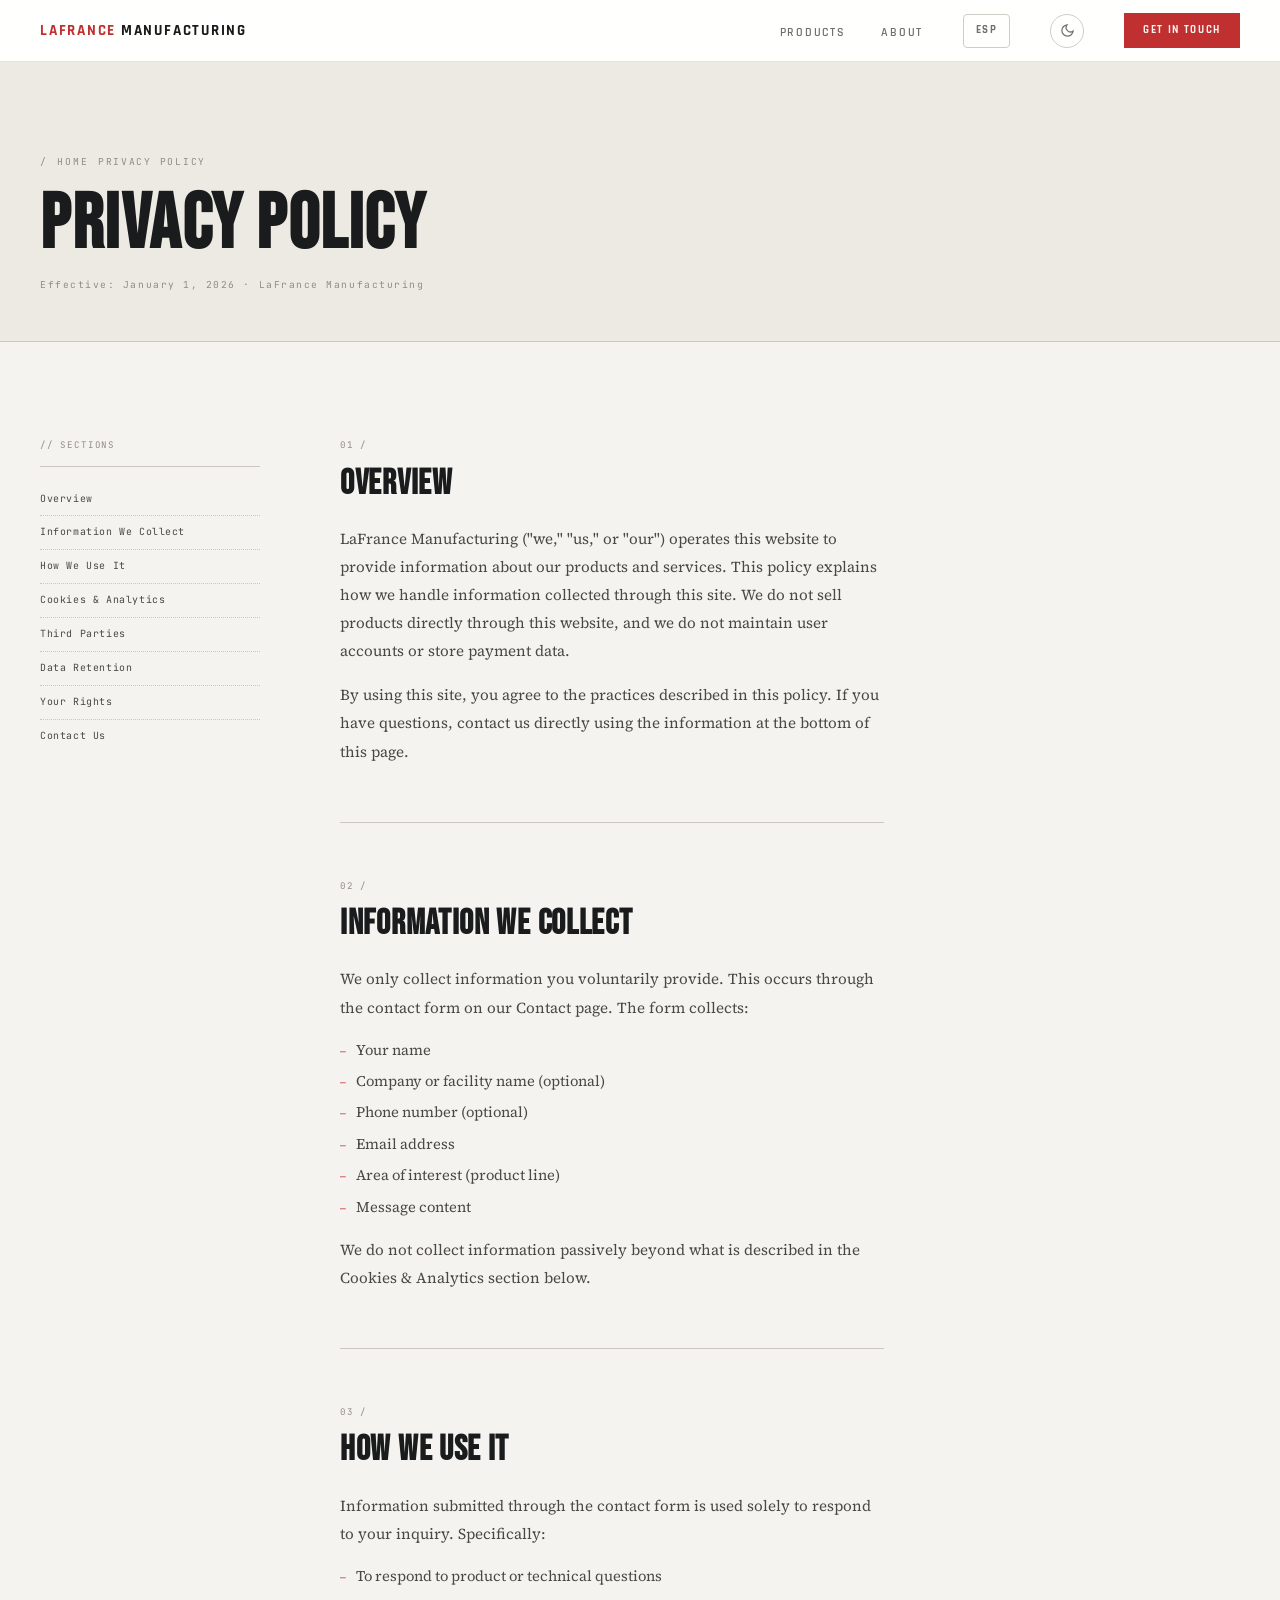
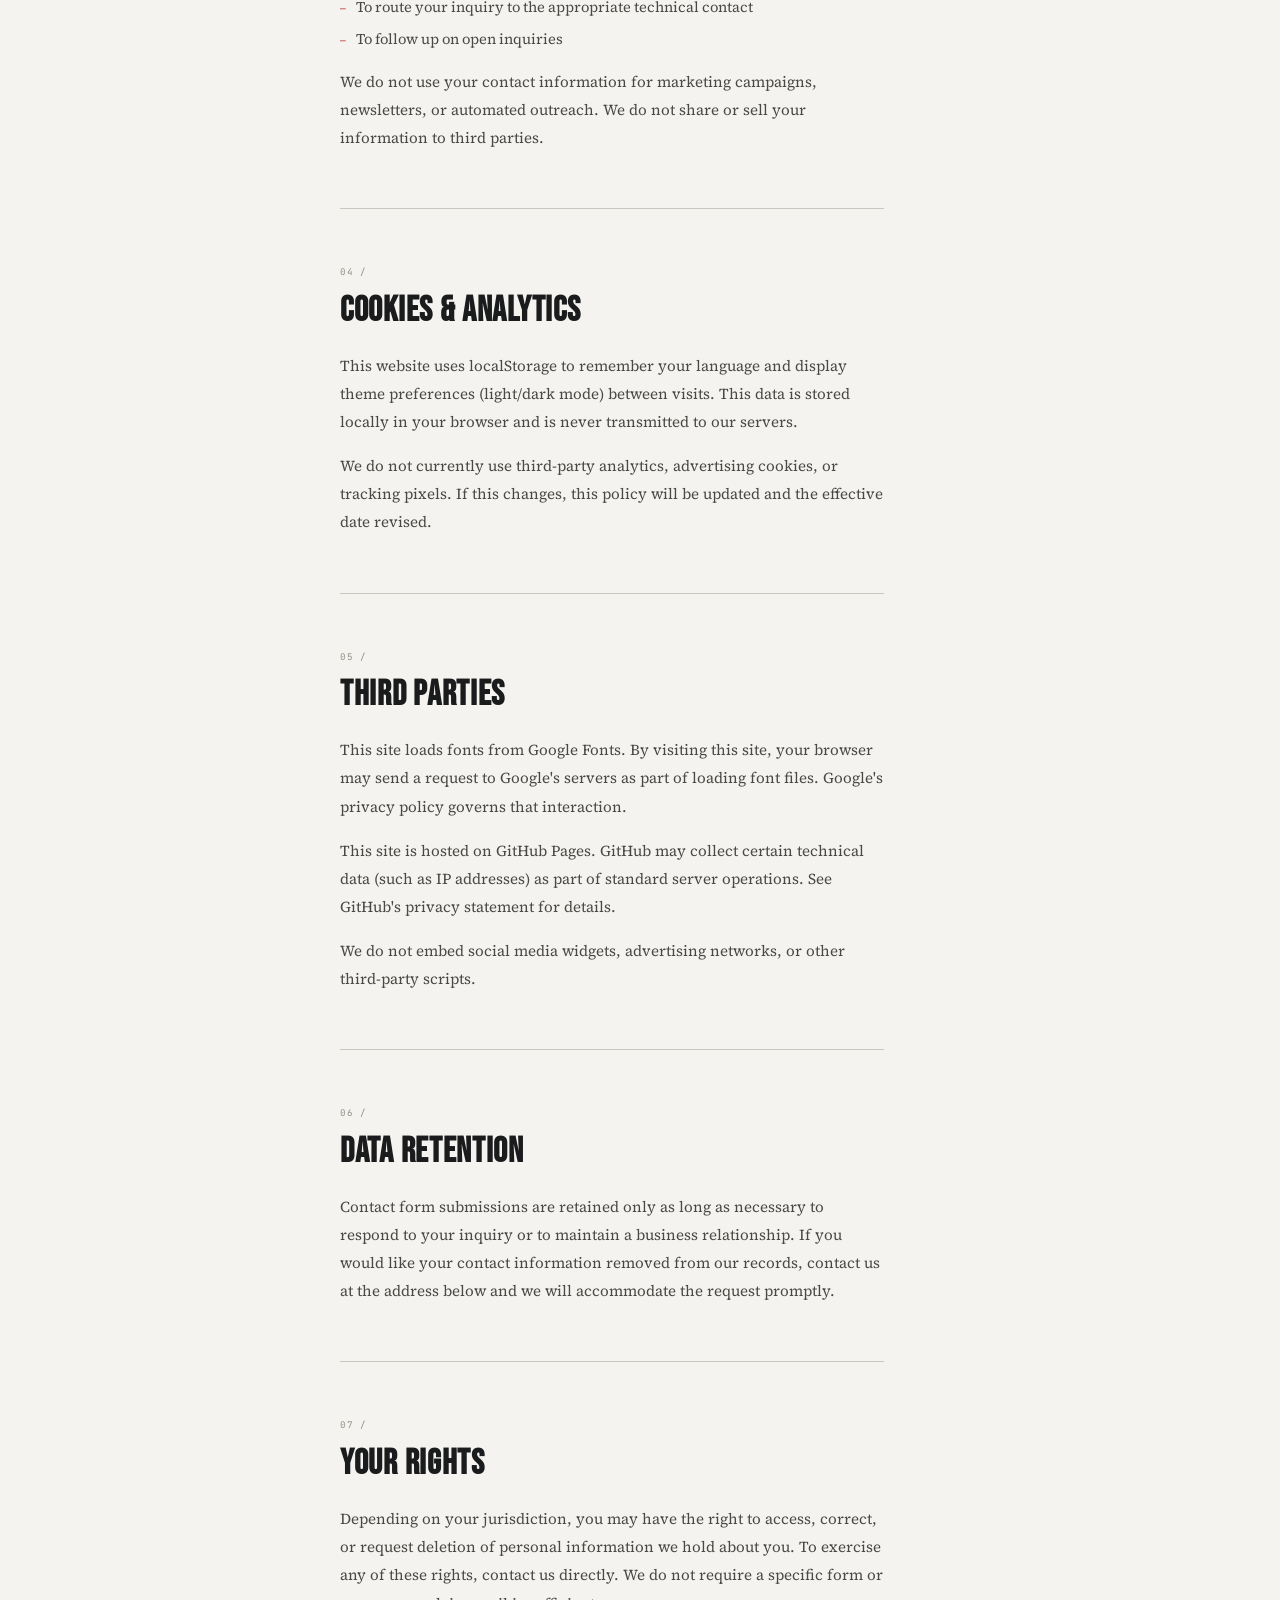
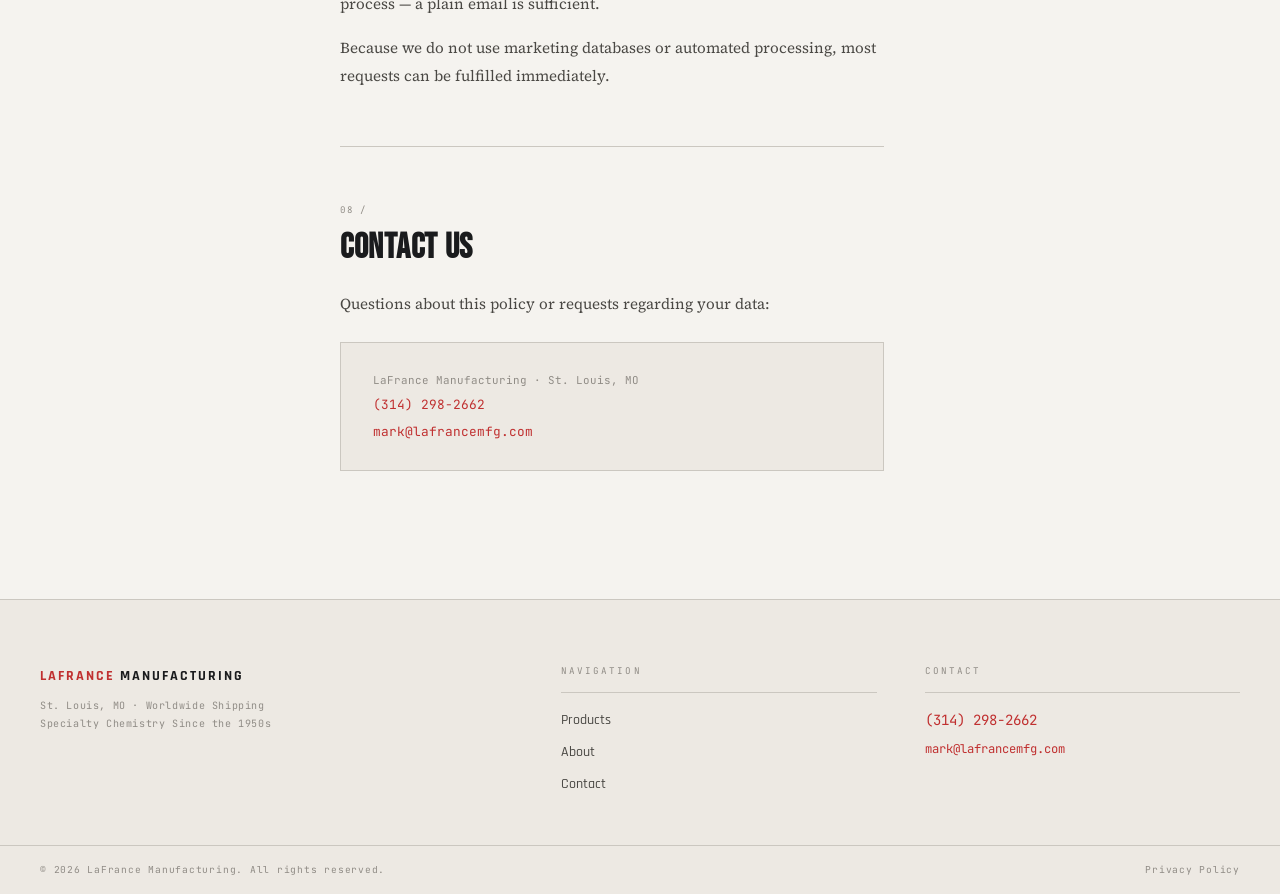
<file: privacy-policy.html>
<!DOCTYPE html>
<html lang="en">
<head>
  <meta charset="UTF-8">
  <meta name="viewport" content="width=device-width, initial-scale=1.0">
  <title>Privacy Policy | LaFrance Manufacturing</title>
  <meta name="description" content="Privacy policy for LaFrance Manufacturing. How we collect, use, and protect information submitted through our website.">
  <meta name="robots" content="noindex, follow">
  <meta name="author" content="LaFrance Manufacturing">
  <link rel="canonical" href="https://j0nmichal.github.io/lafrance/privacy-policy.html">

  <link rel="preconnect" href="https://fonts.googleapis.com">
  <link rel="preconnect" href="https://fonts.gstatic.com" crossorigin>
  <link href="https://fonts.googleapis.com/css2?family=Bebas+Neue&family=Rajdhani:wght@400;500;600;700&family=Source+Serif+4:ital,opsz,wght@0,8..60,300;0,8..60,400;1,8..60,300&family=JetBrains+Mono:wght@400;500&display=swap" rel="stylesheet">
  <link rel="stylesheet" href="style.css">
  <style>

    /* ── Privacy hero ── */
    .hero {
      position: relative;
      height: 38vh;
      min-height: 280px;
      display: flex;
      align-items: flex-end;
      padding-top: var(--nav-h);
      overflow: hidden;
      background: var(--surface);
      border-bottom: 1px solid var(--border);
    }

    .hero-content {
      position: relative;
      z-index: 2;
      width: 100%;
      padding: 0 0 3rem;
    }
    .hero-breadcrumb {
      font-family: var(--f-mono);
      font-size: 0.6rem;
      letter-spacing: 0.18em;
      text-transform: uppercase;
      color: var(--text-muted);
      display: flex;
      align-items: center;
      gap: 0.6rem;
      margin-bottom: 1.25rem;
    }
    .hero-breadcrumb::before { content: '/'; }
    .hero-breadcrumb a { color: var(--text-muted); transition: color 0.2s; }
    .hero-breadcrumb a:hover { color: var(--text-2); }

    .hero-hed {
      font-family: var(--f-display);
      font-size: clamp(3rem, 6vw, 5.5rem);
      line-height: 0.92;
      letter-spacing: 0.02em;
      color: var(--text);
      margin-bottom: 1rem;
    }
    .hero-meta {
      font-family: var(--f-mono);
      font-size: 0.6rem;
      letter-spacing: 0.16em;
      color: var(--text-muted);
    }

    /* ── Policy body ── */
    #policy-body {
      padding: 6rem 0 8rem;
      background: var(--bg);
    }

    .policy-layout {
      display: grid;
      grid-template-columns: 220px 1fr;
      gap: 5rem;
      align-items: start;
    }

    /* Sticky nav */
    .policy-nav {
      position: sticky;
      top: calc(var(--nav-h) + 2rem);
    }
    .policy-nav-label {
      font-family: var(--f-mono);
      font-size: 0.57rem;
      letter-spacing: 0.2em;
      text-transform: uppercase;
      color: var(--text-muted);
      display: block;
      margin-bottom: 1rem;
      padding-bottom: 0.75rem;
      border-bottom: 1px solid var(--border);
    }
    .policy-nav-links {
      display: flex;
      flex-direction: column;
      gap: 0;
    }
    .policy-nav-links a {
      font-family: var(--f-mono);
      font-size: 0.62rem;
      letter-spacing: 0.06em;
      color: var(--text-2);
      padding: 0.5rem 0;
      border-bottom: 1px dotted var(--border);
      transition: color 0.15s;
    }
    .policy-nav-links a:last-child { border-bottom: none; }
    .policy-nav-links a:hover { color: var(--accent); }

    /* Main prose */
    .policy-prose {
      max-width: 68ch;
    }
    .policy-section {
      margin-bottom: 3.5rem;
      padding-bottom: 3.5rem;
      border-bottom: 1px solid var(--border);
    }
    .policy-section:last-child {
      border-bottom: none;
      margin-bottom: 0;
      padding-bottom: 0;
    }

    .ps-num {
      font-family: var(--f-mono);
      font-size: 0.57rem;
      letter-spacing: 0.18em;
      color: var(--text-muted);
      display: block;
      margin-bottom: 0.75rem;
    }
    .ps-title {
      font-family: var(--f-display);
      font-size: clamp(1.6rem, 3vw, 2.2rem);
      line-height: 1;
      letter-spacing: 0.02em;
      color: var(--text);
      margin-bottom: 1.5rem;
    }
    .ps-body p {
      font-size: 0.95rem;
      color: var(--text-2);
      line-height: 1.85;
      margin-bottom: 1rem;
    }
    .ps-body p:last-child { margin-bottom: 0; }
    .ps-body ul {
      margin: 0.75rem 0 1rem 0;
      display: flex;
      flex-direction: column;
      gap: 0.4rem;
    }
    .ps-body li {
      font-size: 0.92rem;
      color: var(--text-2);
      line-height: 1.7;
      display: flex;
      align-items: baseline;
      gap: 0.6rem;
    }
    .ps-body li::before {
      content: '—';
      font-family: var(--f-mono);
      font-size: 0.6rem;
      color: var(--accent);
      flex-shrink: 0;
    }
    .ps-body a {
      color: var(--accent);
      text-decoration: underline;
      text-underline-offset: 2px;
      transition: color 0.2s;
    }
    .ps-body a:hover { color: var(--text); }

    /* Contact inline block */
    .ps-contact-block {
      margin-top: 1.5rem;
      background: var(--surface);
      border: 1px solid var(--border);
      padding: 1.75rem 2rem;
      display: flex;
      flex-direction: column;
      gap: 0.3rem;
    }
    .ps-contact-block a {
      font-family: var(--f-mono);
      font-size: 0.8rem;
      color: var(--accent);
      text-decoration: none;
    }
    .ps-contact-block a:hover { color: var(--text); }
    .ps-contact-block span {
      font-family: var(--f-mono);
      font-size: 0.68rem;
      color: var(--text-muted);
    }

    /* Responsive */
    @media (max-width: 820px) {
      .policy-layout { grid-template-columns: 1fr; gap: 3rem; }
      .policy-nav { position: static; }
      .policy-nav-links { flex-direction: row; flex-wrap: wrap; gap: 0.25rem 1rem; }
      .policy-nav-links a { border-bottom: none; padding: 0.25rem 0; }
      .policy-nav-label { margin-bottom: 0.75rem; }
    }
    @media (max-width: 540px) {
      .hero { height: 32vh; min-height: 240px; }
      .ps-contact-block { padding: 1.25rem; }
    }
  </style>
</head>
<body>

<nav id="nav" role="navigation" aria-label="Main navigation">
  <div class="nav-inner">
    <a href="index.html" class="nav-logo"><strong>LAFRANCE</strong> Manufacturing</a>
    <ul class="nav-links" role="list">
      <li><a href="products.html" data-i18n="nav.products">Products</a></li>
      <li><a href="about.html" data-i18n="nav.about">About</a></li>
    </ul>
    <button id="lang-toggle" aria-label="Toggle language">ESP</button>
    <button id="theme-toggle" aria-label="Toggle light/dark mode">
      <svg id="icon-sun" viewBox="0 0 24 24" width="15" height="15" fill="none" stroke="currentColor" stroke-width="2" stroke-linecap="round">
        <circle cx="12" cy="12" r="5"/><line x1="12" y1="1" x2="12" y2="3"/><line x1="12" y1="21" x2="12" y2="23"/>
        <line x1="4.22" y1="4.22" x2="5.64" y2="5.64"/><line x1="18.36" y1="18.36" x2="19.78" y2="19.78"/>
        <line x1="1" y1="12" x2="3" y2="12"/><line x1="21" y1="12" x2="23" y2="12"/>
        <line x1="4.22" y1="19.78" x2="5.64" y2="18.36"/><line x1="18.36" y1="5.64" x2="19.78" y2="4.22"/>
      </svg>
      <svg id="icon-moon" viewBox="0 0 24 24" width="15" height="15" fill="none" stroke="currentColor" stroke-width="2" stroke-linecap="round" style="display:none">
        <path d="M21 12.79A9 9 0 1 1 11.21 3 7 7 0 0 0 21 12.79z"/>
      </svg>
    </button>
    <a href="contact.html" class="nav-contact-btn" data-i18n="nav.get_in_touch">Get in Touch</a>
    <button class="nav-toggle" id="nav-toggle" aria-label="Open menu" aria-expanded="false" aria-controls="nav-drawer">
      <span></span><span></span><span></span>
    </button>
  </div>
</nav>
<div class="nav-drawer" id="nav-drawer" aria-hidden="true">
  <a href="products.html" data-i18n="nav.products">Products</a>
  <a href="about.html" data-i18n="nav.about">About</a>
</div>


<!-- ── Hero ─────────────────────────────────────────────────── -->
<section class="hero" aria-labelledby="pp-hed">
  <div class="hero-content">
    <div class="w reveal">
      <div class="hero-breadcrumb"><a href="index.html">Home</a> <span data-i18n="pp.breadcrumb">Privacy Policy</span></div>
      <h1 class="hero-hed" id="pp-hed" data-i18n="pp.h1">PRIVACY POLICY</h1>
      <p class="hero-meta" data-i18n="pp.effective">Effective: January 1, 2026 · LaFrance Manufacturing</p>
    </div>
  </div>
</section>


<!-- ── Policy body ───────────────────────────────────────────── -->
<section id="policy-body">
  <div class="w">
    <div class="policy-layout">

      <!-- Sticky section nav -->
      <nav class="policy-nav reveal" aria-label="Policy sections">
        <span class="policy-nav-label" data-i18n="pp.nav_label">// Sections</span>
        <div class="policy-nav-links">
          <a href="#s1" data-i18n="pp.s1_title">Overview</a>
          <a href="#s2" data-i18n="pp.s2_title">Information We Collect</a>
          <a href="#s3" data-i18n="pp.s3_title">How We Use It</a>
          <a href="#s4" data-i18n="pp.s4_title">Cookies &amp; Analytics</a>
          <a href="#s5" data-i18n="pp.s5_title">Third Parties</a>
          <a href="#s6" data-i18n="pp.s6_title">Data Retention</a>
          <a href="#s7" data-i18n="pp.s7_title">Your Rights</a>
          <a href="#s8" data-i18n="pp.s8_title">Contact Us</a>
        </div>
      </nav>

      <!-- Prose -->
      <div class="policy-prose">

        <div class="policy-section reveal" id="s1">
          <span class="ps-num">01 /</span>
          <h2 class="ps-title" data-i18n="pp.s1_title">Overview</h2>
          <div class="ps-body">
            <p data-i18n="pp.s1_p1">LaFrance Manufacturing ("we," "us," or "our") operates this website to provide information about our products and services. This policy explains how we handle information collected through this site. We do not sell products directly through this website, and we do not maintain user accounts or store payment data.</p>
            <p data-i18n="pp.s1_p2">By using this site, you agree to the practices described in this policy. If you have questions, contact us directly using the information at the bottom of this page.</p>
          </div>
        </div>

        <div class="policy-section reveal d1" id="s2">
          <span class="ps-num">02 /</span>
          <h2 class="ps-title" data-i18n="pp.s2_title">Information We Collect</h2>
          <div class="ps-body">
            <p data-i18n="pp.s2_p1">We only collect information you voluntarily provide. This occurs through the contact form on our Contact page. The form collects:</p>
            <ul>
              <li data-i18n="pp.s2_li1">Your name</li>
              <li data-i18n="pp.s2_li2">Company or facility name (optional)</li>
              <li data-i18n="pp.s2_li3">Phone number (optional)</li>
              <li data-i18n="pp.s2_li4">Email address</li>
              <li data-i18n="pp.s2_li5">Area of interest (product line)</li>
              <li data-i18n="pp.s2_li6">Message content</li>
            </ul>
            <p data-i18n="pp.s2_p2">We do not collect information passively beyond what is described in the Cookies &amp; Analytics section below.</p>
          </div>
        </div>

        <div class="policy-section reveal" id="s3">
          <span class="ps-num">03 /</span>
          <h2 class="ps-title" data-i18n="pp.s3_title">How We Use It</h2>
          <div class="ps-body">
            <p data-i18n="pp.s3_p1">Information submitted through the contact form is used solely to respond to your inquiry. Specifically:</p>
            <ul>
              <li data-i18n="pp.s3_li1">To respond to product or technical questions</li>
              <li data-i18n="pp.s3_li2">To route your inquiry to the appropriate technical contact</li>
              <li data-i18n="pp.s3_li3">To follow up on open inquiries</li>
            </ul>
            <p data-i18n="pp.s3_p2">We do not use your contact information for marketing campaigns, newsletters, or automated outreach. We do not share or sell your information to third parties.</p>
          </div>
        </div>

        <div class="policy-section reveal d1" id="s4">
          <span class="ps-num">04 /</span>
          <h2 class="ps-title" data-i18n="pp.s4_title">Cookies &amp; Analytics</h2>
          <div class="ps-body">
            <p data-i18n="pp.s4_p1">This website uses <code style="font-family:var(--f-mono);font-size:0.85em;color:var(--accent)">localStorage</code> to remember your language and display theme preferences (light/dark mode) between visits. This data is stored locally in your browser and is never transmitted to our servers.</p>
            <p data-i18n="pp.s4_p2">We do not currently use third-party analytics, advertising cookies, or tracking pixels. If this changes, this policy will be updated and the effective date revised.</p>
          </div>
        </div>

        <div class="policy-section reveal" id="s5">
          <span class="ps-num">05 /</span>
          <h2 class="ps-title" data-i18n="pp.s5_title">Third Parties</h2>
          <div class="ps-body">
            <p data-i18n="pp.s5_p1">This site loads fonts from Google Fonts. By visiting this site, your browser may send a request to Google's servers as part of loading font files. Google's privacy policy governs that interaction: <a href="https://policies.google.com/privacy" target="_blank" rel="noopener">policies.google.com/privacy</a>.</p>
            <p data-i18n="pp.s5_p2">This site is hosted on GitHub Pages. GitHub may collect certain technical data (such as IP addresses) as part of standard server operations. See <a href="https://docs.github.com/en/site-policy/privacy-policies/github-general-privacy-statement" target="_blank" rel="noopener">GitHub's privacy statement</a> for details.</p>
            <p data-i18n="pp.s5_p3">We do not embed social media widgets, advertising networks, or other third-party scripts.</p>
          </div>
        </div>

        <div class="policy-section reveal d1" id="s6">
          <span class="ps-num">06 /</span>
          <h2 class="ps-title" data-i18n="pp.s6_title">Data Retention</h2>
          <div class="ps-body">
            <p data-i18n="pp.s6_p1">Contact form submissions are retained only as long as necessary to respond to your inquiry or to maintain a business relationship. If you would like your contact information removed from our records, contact us at the address below and we will accommodate the request promptly.</p>
          </div>
        </div>

        <div class="policy-section reveal" id="s7">
          <span class="ps-num">07 /</span>
          <h2 class="ps-title" data-i18n="pp.s7_title">Your Rights</h2>
          <div class="ps-body">
            <p data-i18n="pp.s7_p1">Depending on your jurisdiction, you may have the right to access, correct, or request deletion of personal information we hold about you. To exercise any of these rights, contact us directly. We do not require a specific form or process — a plain email is sufficient.</p>
            <p data-i18n="pp.s7_p2">Because we do not use marketing databases or automated processing, most requests can be fulfilled immediately.</p>
          </div>
        </div>

        <div class="policy-section reveal d1" id="s8">
          <span class="ps-num">08 /</span>
          <h2 class="ps-title" data-i18n="pp.s8_title">Contact Us</h2>
          <div class="ps-body">
            <p data-i18n="pp.s8_p1">Questions about this policy or requests regarding your data:</p>
            <div class="ps-contact-block">
              <span>LaFrance Manufacturing · St. Louis, MO</span>
              <a href="tel:+13142982662">(314) 298-2662</a>
              <a href="mailto:mark@lafrancemfg.com">mark@lafrancemfg.com</a>
            </div>
          </div>
        </div>

      </div><!-- /.policy-prose -->
    </div><!-- /.policy-layout -->
  </div>
</section>


<!-- ── Footer ───────────────────────────────────────────────── -->
<footer role="contentinfo">
  <div class="footer-body">
    <div>
      <p class="footer-logo"><strong>LAFRANCE</strong> Manufacturing</p>
      <p class="footer-tagline">St. Louis, MO · Worldwide Shipping<br>Specialty Chemistry Since the 1950s</p>
    </div>
    <div>
      <p class="footer-col-head" data-i18n="footer.nav_head">Navigation</p>
      <nav class="footer-nav" aria-label="Footer navigation">
        <a href="products.html" data-i18n="nav.products">Products</a>
        <a href="about.html" data-i18n="nav.about">About</a>
        <a href="contact.html" data-i18n="nav.contact">Contact</a>
      </nav>
    </div>
    <div>
      <p class="footer-col-head" data-i18n="footer.contact_head">Contact</p>
      <a href="tel:+13142982662" class="footer-tel">(314) 298-2662</a>
      <a href="mailto:mark@lafrancemfg.com" class="footer-email">mark@lafrancemfg.com</a>
    </div>
  </div>
  <div class="footer-bottom">
    <p class="footer-copy" data-i18n="footer.copy">&copy; 2026 LaFrance Manufacturing. All rights reserved.</p>
    <a href="privacy-policy.html" data-i18n="pp.breadcrumb">Privacy Policy</a>
  </div>
</footer>

<script>
  // ── Translations ─────────────────────────────────────────────
  const translations = {
    // Nav
    'nav.products':       ['Products',       'Productos'],
    'nav.about':          ['About',          'Nosotros'],
    'nav.contact':        ['Contact',        'Contacto'],
    'nav.get_in_touch':   ['Get in Touch',   'Contáctanos'],
    // Footer
    'footer.nav_head':     ['Navigation',    'Navegación'],
    'footer.contact_head': ['Contact',       'Contacto'],
    'footer.copy':         ['© 2026 LaFrance Manufacturing. All rights reserved.', '© 2026 LaFrance Manufacturing. Todos los derechos reservados.'],
    // Hero
    'pp.breadcrumb': ['Privacy Policy',      'Política de Privacidad'],
    'pp.h1':         ['PRIVACY POLICY',      'POLÍTICA DE PRIVACIDAD'],
    'pp.effective':  ['Effective: January 1, 2026 · LaFrance Manufacturing', 'Vigente: 1 de enero de 2026 · LaFrance Manufacturing'],
    // Section nav
    'pp.nav_label':  ['// Sections',         '// Secciones'],
    'pp.s1_title':   ['Overview',            'Resumen'],
    'pp.s2_title':   ['Information We Collect', 'Información que Recopilamos'],
    'pp.s3_title':   ['How We Use It',       'Cómo la Usamos'],
    'pp.s4_title':   ['Cookies & Analytics', 'Cookies y Analítica'],
    'pp.s5_title':   ['Third Parties',       'Terceros'],
    'pp.s6_title':   ['Data Retention',      'Retención de Datos'],
    'pp.s7_title':   ['Your Rights',         'Sus Derechos'],
    'pp.s8_title':   ['Contact Us',          'Contáctenos'],
    // Section 1
    'pp.s1_p1': [
      'LaFrance Manufacturing ("we," "us," or "our") operates this website to provide information about our products and services. This policy explains how we handle information collected through this site. We do not sell products directly through this website, and we do not maintain user accounts or store payment data.',
      'LaFrance Manufacturing ("nosotros" o "nuestra empresa") opera este sitio web para proporcionar información sobre nuestros productos y servicios. Esta política explica cómo manejamos la información recopilada a través de este sitio. No vendemos productos directamente a través de este sitio web, ni mantenemos cuentas de usuario ni almacenamos datos de pago.'
    ],
    'pp.s1_p2': [
      'By using this site, you agree to the practices described in this policy. If you have questions, contact us directly using the information at the bottom of this page.',
      'Al utilizar este sitio, usted acepta las prácticas descritas en esta política. Si tiene preguntas, contáctenos directamente utilizando la información al final de esta página.'
    ],
    // Section 2
    'pp.s2_p1': [
      'We only collect information you voluntarily provide. This occurs through the contact form on our Contact page. The form collects:',
      'Solo recopilamos información que usted proporciona voluntariamente. Esto ocurre a través del formulario de contacto en nuestra página de Contacto. El formulario recopila:'
    ],
    'pp.s2_li1': ['Your name',                         'Su nombre'],
    'pp.s2_li2': ['Company or facility name (optional)','Nombre de empresa o instalación (opcional)'],
    'pp.s2_li3': ['Phone number (optional)',            'Número de teléfono (opcional)'],
    'pp.s2_li4': ['Email address',                     'Dirección de correo electrónico'],
    'pp.s2_li5': ['Area of interest (product line)',   'Área de interés (línea de producto)'],
    'pp.s2_li6': ['Message content',                   'Contenido del mensaje'],
    'pp.s2_p2': [
      'We do not collect information passively beyond what is described in the Cookies & Analytics section below.',
      'No recopilamos información de forma pasiva más allá de lo descrito en la sección de Cookies y Analítica a continuación.'
    ],
    // Section 3
    'pp.s3_p1': [
      'Information submitted through the contact form is used solely to respond to your inquiry. Specifically:',
      'La información enviada a través del formulario de contacto se utiliza exclusivamente para responder a su consulta. Específicamente:'
    ],
    'pp.s3_li1': ['To respond to product or technical questions', 'Para responder a preguntas técnicas o sobre productos'],
    'pp.s3_li2': ['To route your inquiry to the appropriate technical contact', 'Para dirigir su consulta al contacto técnico adecuado'],
    'pp.s3_li3': ['To follow up on open inquiries', 'Para dar seguimiento a consultas abiertas'],
    'pp.s3_p2': [
      'We do not use your contact information for marketing campaigns, newsletters, or automated outreach. We do not share or sell your information to third parties.',
      'No utilizamos su información de contacto para campañas de marketing, boletines ni comunicaciones automatizadas. No compartimos ni vendemos su información a terceros.'
    ],
    // Section 4
    'pp.s4_p1': [
      'This website uses localStorage to remember your language and display theme preferences (light/dark mode) between visits. This data is stored locally in your browser and is never transmitted to our servers.',
      'Este sitio web utiliza localStorage para recordar sus preferencias de idioma y tema visual (modo claro/oscuro) entre visitas. Estos datos se almacenan localmente en su navegador y nunca se transmiten a nuestros servidores.'
    ],
    'pp.s4_p2': [
      'We do not currently use third-party analytics, advertising cookies, or tracking pixels. If this changes, this policy will be updated and the effective date revised.',
      'Actualmente no utilizamos servicios de analítica de terceros, cookies publicitarias ni píxeles de seguimiento. Si esto cambia, esta política será actualizada y la fecha de vigencia revisada.'
    ],
    // Section 5
    'pp.s5_p1': [
      'This site loads fonts from Google Fonts. By visiting this site, your browser may send a request to Google\'s servers as part of loading font files. Google\'s privacy policy governs that interaction.',
      'Este sitio carga fuentes de Google Fonts. Al visitar este sitio, su navegador puede enviar una solicitud a los servidores de Google como parte de la carga de archivos de fuentes. La política de privacidad de Google rige esa interacción.'
    ],
    'pp.s5_p2': [
      'This site is hosted on GitHub Pages. GitHub may collect certain technical data (such as IP addresses) as part of standard server operations. See GitHub\'s privacy statement for details.',
      'Este sitio está alojado en GitHub Pages. GitHub puede recopilar ciertos datos técnicos (como direcciones IP) como parte de las operaciones estándar del servidor. Consulte la declaración de privacidad de GitHub para más detalles.'
    ],
    'pp.s5_p3': [
      'We do not embed social media widgets, advertising networks, or other third-party scripts.',
      'No incorporamos widgets de redes sociales, redes publicitarias ni otros scripts de terceros.'
    ],
    // Section 6
    'pp.s6_p1': [
      'Contact form submissions are retained only as long as necessary to respond to your inquiry or to maintain a business relationship. If you would like your contact information removed from our records, contact us at the address below and we will accommodate the request promptly.',
      'Los envíos del formulario de contacto se conservan solo el tiempo necesario para responder a su consulta o mantener una relación comercial. Si desea que su información de contacto sea eliminada de nuestros registros, contáctenos en la dirección indicada a continuación y atenderemos su solicitud de inmediato.'
    ],
    // Section 7
    'pp.s7_p1': [
      'Depending on your jurisdiction, you may have the right to access, correct, or request deletion of personal information we hold about you. To exercise any of these rights, contact us directly. We do not require a specific form or process — a plain email is sufficient.',
      'Dependiendo de su jurisdicción, puede tener derecho a acceder, corregir o solicitar la eliminación de la información personal que tenemos sobre usted. Para ejercer cualquiera de estos derechos, contáctenos directamente. No requerimos un formulario o proceso específico: un correo electrónico simple es suficiente.'
    ],
    'pp.s7_p2': [
      'Because we do not use marketing databases or automated processing, most requests can be fulfilled immediately.',
      'Dado que no utilizamos bases de datos de marketing ni procesamiento automatizado, la mayoría de las solicitudes pueden atenderse de inmediato.'
    ],
    // Section 8
    'pp.s8_p1': [
      'Questions about this policy or requests regarding your data:',
      'Preguntas sobre esta política o solicitudes relacionadas con sus datos:'
    ],
  };

  const langBtn = document.getElementById('lang-toggle');
  let isSpanish = localStorage.getItem('lfLang') === 'es';

  function applyLang(es) {
    isSpanish = es;
    langBtn.classList.toggle('active', es);
    langBtn.textContent = es ? 'ENG' : 'ESP';
    localStorage.setItem('lfLang', es ? 'es' : 'en');
    document.querySelectorAll('[data-i18n]').forEach(el => {
      const key = el.getAttribute('data-i18n');
      if (!translations[key]) return;
      el.textContent = translations[key][es ? 1 : 0];
    });
  }

  applyLang(isSpanish);
  langBtn.addEventListener('click', () => applyLang(!isSpanish));

  // ── Theme toggle ─────────────────────────────────────────────
  const html     = document.documentElement;
  const themeBtn = document.getElementById('theme-toggle');
  const iconSun  = document.getElementById('icon-sun');
  const iconMoon = document.getElementById('icon-moon');
  function applyTheme(isLight) {
    html.classList.toggle('light', isLight);
    iconSun.style.display  = isLight ? 'none'  : 'block';
    iconMoon.style.display = isLight ? 'block' : 'none';
  }
  applyTheme(localStorage.getItem('lfTheme') !== 'dark');
  themeBtn.addEventListener('click', () => {
    const goingLight = !html.classList.contains('light');
    applyTheme(goingLight);
    localStorage.setItem('lfTheme', goingLight ? 'light' : 'dark');
  });

  // ── Nav ──────────────────────────────────────────────────────
  const nav    = document.getElementById('nav');
  const toggle = document.getElementById('nav-toggle');
  const drawer = document.getElementById('nav-drawer');
  window.addEventListener('scroll', () => nav.classList.toggle('scrolled', window.scrollY > 40), { passive: true });
  toggle.addEventListener('click', () => {
    const open = drawer.classList.toggle('open');
    toggle.setAttribute('aria-expanded', String(open));
    drawer.setAttribute('aria-hidden', String(!open));
  });
  drawer.querySelectorAll('a').forEach(a => a.addEventListener('click', () => {
    drawer.classList.remove('open');
    toggle.setAttribute('aria-expanded', 'false');
    drawer.setAttribute('aria-hidden', 'true');
  }));
  document.addEventListener('click', e => {
    if (!nav.contains(e.target) && !drawer.contains(e.target)) {
      drawer.classList.remove('open');
      toggle.setAttribute('aria-expanded', 'false');
      drawer.setAttribute('aria-hidden', 'true');
    }
  });

  // ── Scroll reveal ────────────────────────────────────────────
  const obs = new IntersectionObserver(entries => {
    entries.forEach(e => { if (e.isIntersecting) { e.target.classList.add('in'); obs.unobserve(e.target); } });
  }, { threshold: 0.08, rootMargin: '0px 0px -24px 0px' });
  document.querySelectorAll('.reveal').forEach(el => obs.observe(el));
</script>
</body>
</html>
</file>
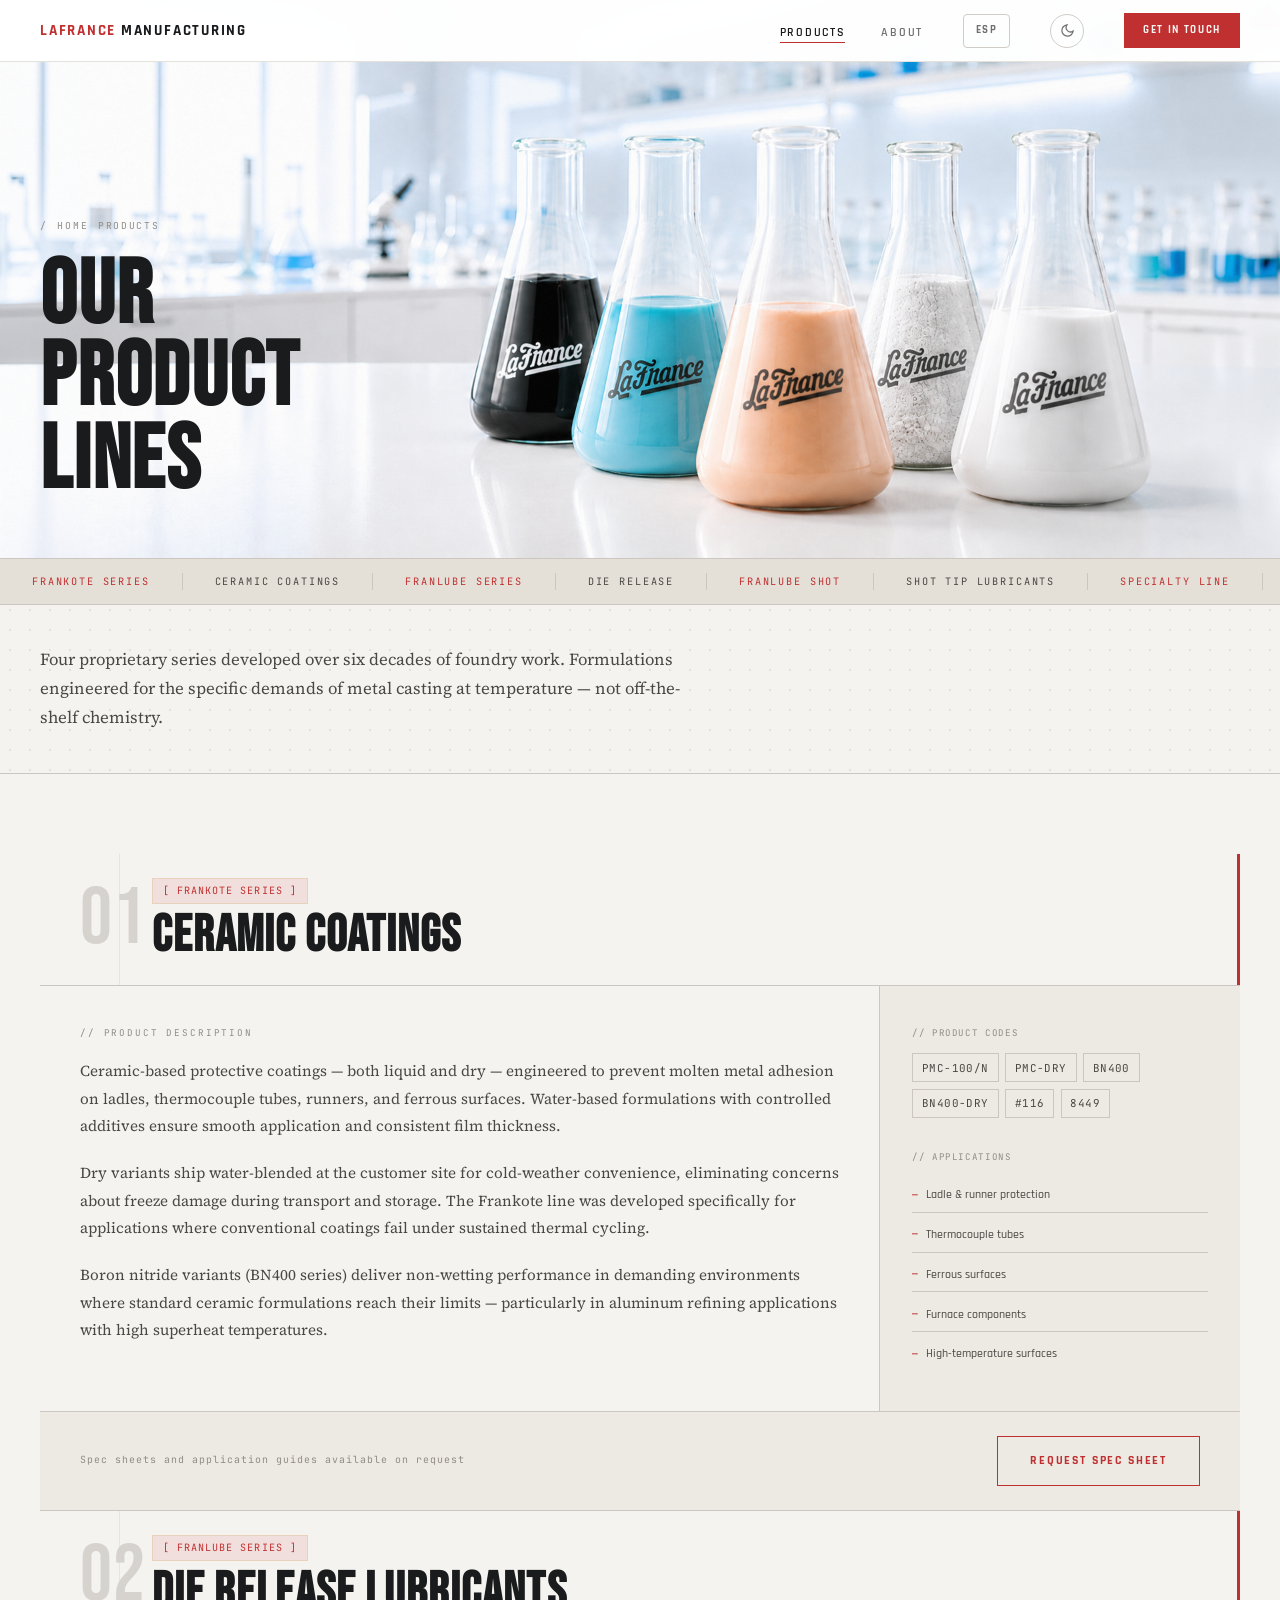
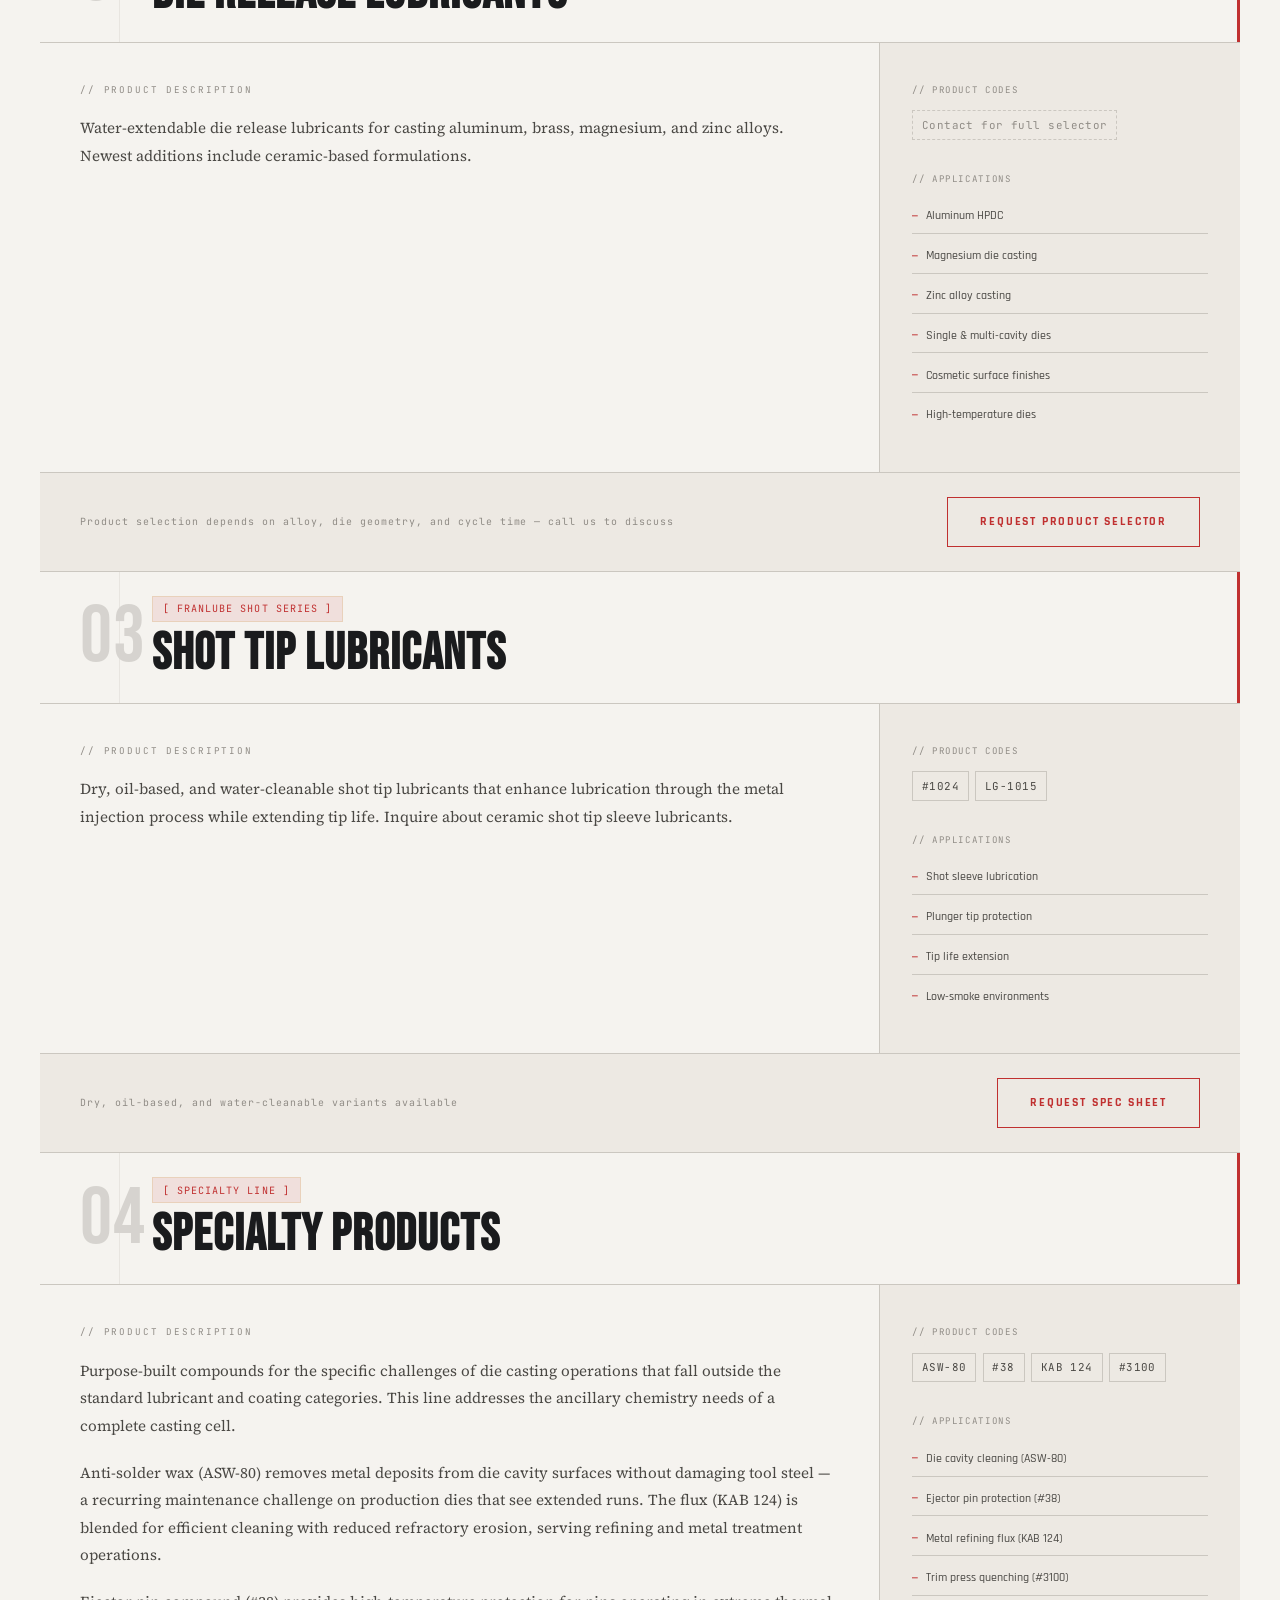
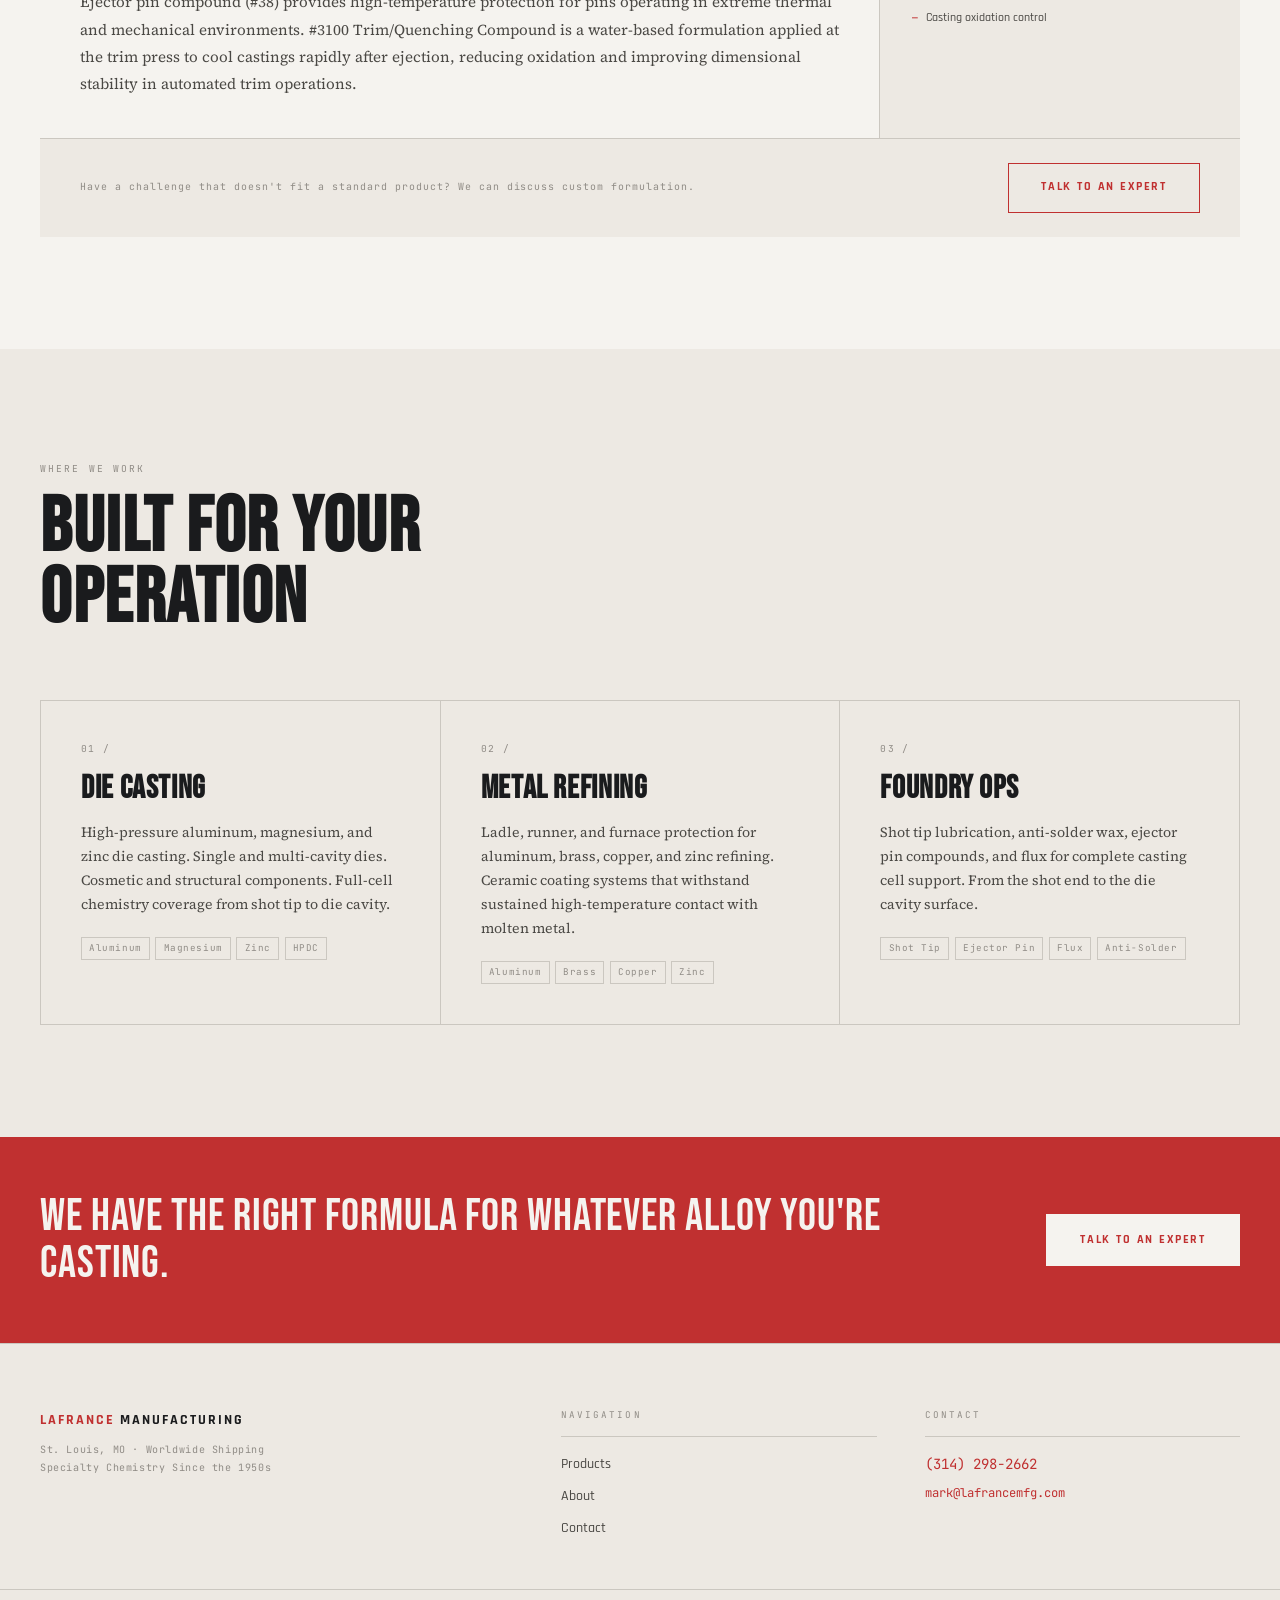
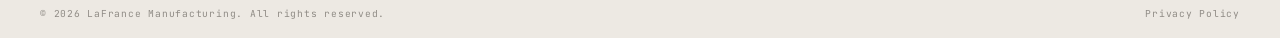
<file: products.html>
<!DOCTYPE html>
<html lang="en">
<head>
  <meta charset="UTF-8">
  <meta name="viewport" content="width=device-width, initial-scale=1.0">
  <title>Die Release Lubricants &amp; Ceramic Coatings for Foundries | LaFrance Manufacturing</title>
  <meta name="description" content="Frankote ceramic coatings, Franlube die release lubricants, shot tip lubricants, and specialty foundry compounds. Proprietary formulations for aluminum, brass, copper, magnesium, and zinc casting.">
  <meta name="keywords" content="Frankote ceramic coating, Franlube die release, shot tip lubricant, die casting lubricant, permanent mold coating, aluminum casting lubricant, foundry release agent, PMC-100, water-based die lubricant">
  <meta name="robots" content="index, follow">
  <meta name="author" content="LaFrance Manufacturing">
  <link rel="canonical" href="https://j0nmichal.github.io/lafrance/products.html">

  <!-- Open Graph -->
  <meta property="og:type" content="website">
  <meta property="og:url" content="https://j0nmichal.github.io/lafrance/products.html">
  <meta property="og:title" content="Die Release Lubricants &amp; Ceramic Coatings | LaFrance Manufacturing">
  <meta property="og:description" content="Frankote ceramic coatings, Franlube die release lubricants, shot tip lubricants, and specialty compounds for metal casting. Four proprietary series, 60+ years of development.">
  <meta property="og:image" content="https://j0nmichal.github.io/lafrance/images/lafrance-die-release-lubricants-ceramic-coatings-product-lines.png">
  <meta property="og:site_name" content="LaFrance Manufacturing">

  <!-- Twitter Card -->
  <meta name="twitter:card" content="summary_large_image">
  <meta name="twitter:title" content="Die Release Lubricants &amp; Ceramic Coatings | LaFrance Manufacturing">
  <meta name="twitter:description" content="Four proprietary product series engineered for metal casting: Frankote, Franlube, Franlube Shot, and Specialty compounds.">
  <meta name="twitter:image" content="https://j0nmichal.github.io/lafrance/images/lafrance-die-release-lubricants-ceramic-coatings-product-lines.png">

  <!-- Schema.org JSON-LD -->
  <script type="application/ld+json">
  {
    "@context": "https://schema.org",
    "@graph": [
      {
        "@type": "ItemList",
        "name": "LaFrance Manufacturing Product Lines",
        "description": "Proprietary specialty chemical product lines for metal casting operations",
        "numberOfItems": 4,
        "itemListElement": [
          {
            "@type": "ListItem", "position": 1,
            "item": {
              "@type": "Product",
              "name": "Frankote Ceramic Coatings",
              "description": "Permanent mold and die casting ceramic coatings engineered to reduce thermal shock, extend die life, and improve surface finish on aluminum, brass, and copper castings.",
              "brand": { "@type": "Brand", "name": "LaFrance Manufacturing" },
              "manufacturer": { "@type": "Organization", "name": "LaFrance Manufacturing" },
              "category": "Foundry Coatings"
            }
          },
          {
            "@type": "ListItem", "position": 2,
            "item": {
              "@type": "Product",
              "name": "Franlube Die Release Lubricants",
              "description": "Water-based and synthetic die release lubricants for high-pressure die casting operations. Formulated for aluminum, magnesium, and zinc alloys.",
              "brand": { "@type": "Brand", "name": "LaFrance Manufacturing" },
              "manufacturer": { "@type": "Organization", "name": "LaFrance Manufacturing" },
              "category": "Die Release Lubricants"
            }
          },
          {
            "@type": "ListItem", "position": 3,
            "item": {
              "@type": "Product",
              "name": "Franlube Shot Tip Lubricants",
              "description": "Shot tip and plunger lubricants engineered to reduce soldering, extend tip life, and improve shot consistency in cold and hot chamber die casting machines.",
              "brand": { "@type": "Brand", "name": "LaFrance Manufacturing" },
              "manufacturer": { "@type": "Organization", "name": "LaFrance Manufacturing" },
              "category": "Shot Tip Lubricants"
            }
          },
          {
            "@type": "ListItem", "position": 4,
            "item": {
              "@type": "Product",
              "name": "Specialty Foundry Compounds",
              "description": "Specialty die cleaning compounds, fluxes, and ejector pin lubricants for die casting maintenance and operational efficiency.",
              "brand": { "@type": "Brand", "name": "LaFrance Manufacturing" },
              "manufacturer": { "@type": "Organization", "name": "LaFrance Manufacturing" },
              "category": "Specialty Foundry Chemicals"
            }
          }
        ]
      }
    ]
  }
  </script>

  <link rel="preconnect" href="https://fonts.googleapis.com">
  <link rel="preconnect" href="https://fonts.gstatic.com" crossorigin>
  <link href="https://fonts.googleapis.com/css2?family=Bebas+Neue&family=Rajdhani:wght@400;500;600;700&family=Source+Serif+4:ital,opsz,wght@0,8..60,300;0,8..60,400;1,8..60,300&family=JetBrains+Mono:wght@400;500&display=swap" rel="stylesheet">
  <link rel="stylesheet" href="style.css">
  <style>

    /* ── Products hero ── */
    .hero {
      position: relative;
      height: 62vh;
      min-height: 420px;
      display: flex;
      align-items: flex-end;
      padding-top: var(--nav-h);
      overflow: hidden;
    }

    /*
    ╔══════════════════════════════════════════════════════════════╗
    ║  PHOTO AREA — Products page hero                            ║
    ║  Recommended: Die casting operation, close-up of tooling,   ║
    ║  or molten metal injection. Minimum 1920×900px.             ║
    ║  To add: background-image: url('images/hero-products.jpg')  ║
    ╚══════════════════════════════════════════════════════════════╝
    */
    .hero-img {
      position: absolute; inset: 0;
      background-color: #0c0d0a;
      background-size: cover;
      background-position: center;
      background-image: url('images/lafrance-die-release-lubricants-ceramic-coatings-product-lines-dark.png');
    }
    html.light .hero-img {
      background-image: url('images/lafrance-die-release-lubricants-ceramic-coatings-product-lines.png');
    }
    .hero-img::before {
      content: '';
      position: absolute; inset: 0;
      background-image: url("data:image/svg+xml,%3Csvg xmlns='http://www.w3.org/2000/svg' width='200' height='200'%3E%3Cfilter id='n'%3E%3CfeTurbulence type='fractalNoise' baseFrequency='0.9' numOctaves='4' stitchTiles='stitch'/%3E%3CfeColorMatrix type='saturate' values='0'/%3E%3C/filter%3E%3Crect width='200' height='200' filter='url(%23n)' opacity='0.04'/%3E%3C/svg%3E");
    }
    .hero-img::after { display: none; }

    .hero-content {
      position: relative;
      z-index: 2;
      width: 100%;
      padding: 0 0 3.5rem;
    }
    .hero-content .w {
      display: grid;
      grid-template-columns: 1fr 1fr;
      gap: 3rem;
      align-items: end;
    }
    .hero-breadcrumb {
      font-family: var(--f-mono);
      font-size: 0.6rem;
      letter-spacing: 0.18em;
      text-transform: uppercase;
      color: var(--text-muted);
      display: flex;
      align-items: center;
      gap: 0.6rem;
      margin-bottom: 1.25rem;
    }
    .hero-breadcrumb a { color: var(--text-muted); transition: color 0.2s; }
    .hero-breadcrumb a:hover { color: var(--text-2); }
    .hero-breadcrumb::before { content: '/'; }

    .hero-hed {
      font-family: var(--f-display);
      font-size: clamp(3.5rem, 7vw, 7rem);
      line-height: 0.92;
      letter-spacing: 0.02em;
      color: var(--text);
    }
    .hero-sub {
      font-size: 0.92rem;
      color: var(--text-2);
      line-height: 1.68;
      max-width: 400px;
      align-self: end;
      padding-bottom: 0.3rem;
    }

    /* ── Products catalog ── */
    #catalog {
      padding: 0 0 7rem;
      background: var(--bg);
    }

    /* Anchor targets — offset for fixed nav */
    .anchor {
      display: block;
      position: relative;
      top: calc(-1 * var(--nav-h) - 2rem);
      visibility: hidden;
    }

    /* Full-bleed detail block per product */
    .product-block {
      border-bottom: 1px solid var(--border);
    }
    .product-block:last-child { border-bottom: none; }

    /* Top bar: number + name + badge */
    .pb-header {
      display: grid;
      grid-template-columns: 80px 1fr auto;
      gap: 0;
      border-bottom: 1px solid var(--border);
      align-items: stretch;
    }
    .pb-num {
      font-family: var(--f-display);
      font-size: 5rem;
      line-height: 1;
      color: var(--text-muted);
      opacity: 0.3;
      letter-spacing: 0.01em;
      padding: 1.5rem 1rem 1.5rem 2.5rem;
      border-right: 1px solid var(--border);
      display: flex;
      align-items: center;
    }
    .pb-title-group {
      padding: 1.5rem 2rem;
      display: flex;
      flex-direction: column;
      justify-content: center;
      gap: 0.5rem;
    }
    .pb-name {
      font-family: var(--f-display);
      font-size: clamp(2rem, 4vw, 3.5rem);
      line-height: 0.95;
      letter-spacing: 0.02em;
      color: var(--text);
    }
    .pb-badge {
      font-family: var(--f-mono);
      font-size: 0.63rem;
      letter-spacing: 0.1em;
      color: var(--accent);
      background: var(--accent-dim);
      border: 1px solid rgba(200,146,42,0.18);
      padding: 0.22rem 0.65rem;
      display: inline-block;
      width: fit-content;
    }
    .pb-accent-line {
      align-self: stretch;
      width: 3px;
      background: var(--accent);
    }

    /* Body: description left, specs right */
    .pb-body {
      display: grid;
      grid-template-columns: 1fr 360px;
      gap: 0;
    }
    .pb-desc {
      padding: 2.5rem 2.5rem 2.5rem 2.5rem;
      border-right: 1px solid var(--border);
    }
    .pb-desc p {
      font-size: 0.95rem;
      color: var(--text-2);
      line-height: 1.8;
      margin-bottom: 1.25rem;
    }
    .pb-desc p:last-child { margin-bottom: 0; }
    .pb-desc-label {
      font-family: var(--f-mono);
      font-size: 0.58rem;
      letter-spacing: 0.2em;
      text-transform: uppercase;
      color: var(--text-muted);
      display: block;
      margin-bottom: 1rem;
    }

    .pb-side {
      padding: 2.5rem 2rem;
      background: var(--surface);
      display: flex;
      flex-direction: column;
      gap: 2rem;
    }
    .pb-side-label {
      font-family: var(--f-mono);
      font-size: 0.57rem;
      letter-spacing: 0.18em;
      text-transform: uppercase;
      color: var(--text-muted);
      display: block;
      margin-bottom: 0.75rem;
    }
    .pb-skus {
      display: flex;
      flex-wrap: wrap;
      gap: 0.4rem;
    }
    .pb-sku {
      font-family: var(--f-mono);
      font-size: 0.68rem;
      color: var(--text-2);
      border: 1px solid var(--border);
      padding: 0.28rem 0.55rem;
      letter-spacing: 0.04em;
    }
    .pb-applications {
      display: flex;
      flex-direction: column;
      gap: 0.3rem;
    }
    .pb-app {
      font-family: var(--f-sub);
      font-size: 0.78rem;
      font-weight: 500;
      color: var(--text-2);
      padding: 0.4rem 0;
      border-bottom: 1px solid var(--border);
      display: flex;
      align-items: center;
      gap: 0.5rem;
    }
    .pb-app:last-child { border-bottom: none; }
    .pb-app::before { content: '—'; color: var(--accent); font-family: var(--f-mono); font-size: 0.6rem; }

    .pb-cta-row {
      padding: 1.5rem 2.5rem;
      border-top: 1px solid var(--border);
      background: var(--surface);
      display: flex;
      align-items: center;
      justify-content: space-between;
      gap: 2rem;
    }
    .pb-cta-note {
      font-family: var(--f-mono);
      font-size: 0.62rem;
      letter-spacing: 0.1em;
      color: var(--text-muted);
    }

    /* ── Industries ── */
    #industries {
      padding: 7rem 0;
      background: var(--surface);
    }
    .industries-grid {
      display: grid;
      grid-template-columns: repeat(3, 1fr);
      gap: 0;
      border-top: 1px solid var(--border);
      border-left: 1px solid var(--border);
      margin-top: 3.5rem;
    }
    .ind-cell {
      padding: 2.5rem;
      border-right: 1px solid var(--border);
      border-bottom: 1px solid var(--border);
    }
    .ind-num {
      font-family: var(--f-mono);
      font-size: 0.6rem;
      letter-spacing: 0.14em;
      color: var(--text-muted);
      display: block;
      margin-bottom: 1rem;
    }
    .ind-name {
      font-family: var(--f-display);
      font-size: 2rem;
      letter-spacing: 0.02em;
      line-height: 1;
      color: var(--text);
      margin-bottom: 1rem;
    }
    .ind-desc {
      font-size: 0.88rem;
      color: var(--text-2);
      line-height: 1.7;
      margin-bottom: 1.25rem;
    }
    .ind-tags { display: flex; flex-wrap: wrap; gap: 0.35rem; }
    .ind-tag {
      font-family: var(--f-mono);
      font-size: 0.58rem;
      letter-spacing: 0.06em;
      color: var(--text-muted);
      border: 1px solid var(--border);
      padding: 0.18rem 0.45rem;
    }

    /* Responsive */
    @media (max-width: 860px) {
      .hero-content .w { grid-template-columns: 1fr; gap: 1rem; }
      .hero-sub { display: none; }
      .pb-header { grid-template-columns: 56px 1fr; }
      .pb-accent-line { display: none; }
      .pb-body { grid-template-columns: 1fr; }
      .pb-side { border-top: 1px solid var(--border); }
      .pb-cta-row { flex-direction: column; align-items: flex-start; }
      .industries-grid { grid-template-columns: 1fr; }
    }
    @media (max-width: 540px) {
      .pb-header { grid-template-columns: 1fr; }
      .pb-num { display: none; }
      .pb-title-group { padding: 1.25rem 1.25rem; }
      .pb-desc { padding: 2rem 1.25rem; }
      .pb-side { padding: 1.75rem 1.25rem; }
      .pb-cta-row { padding: 1.25rem; }
      .ind-cell { padding: 1.75rem 1.25rem; }
    }
  </style>
</head>
<body>

<nav id="nav" role="navigation" aria-label="Main navigation">
  <div class="nav-inner">
    <a href="index.html" class="nav-logo"><strong>LAFRANCE</strong> Manufacturing</a>
    <ul class="nav-links" role="list">
      <li><a href="products.html" class="active" data-i18n="nav.products">Products</a></li>
      <li><a href="about.html" data-i18n="nav.about">About</a></li>
    </ul>
    <button id="lang-toggle" aria-label="Toggle language">ESP</button>
    <button id="theme-toggle" aria-label="Toggle light/dark mode">
      <svg id="icon-sun" viewBox="0 0 24 24" width="15" height="15" fill="none" stroke="currentColor" stroke-width="2" stroke-linecap="round">
        <circle cx="12" cy="12" r="5"/><line x1="12" y1="1" x2="12" y2="3"/><line x1="12" y1="21" x2="12" y2="23"/>
        <line x1="4.22" y1="4.22" x2="5.64" y2="5.64"/><line x1="18.36" y1="18.36" x2="19.78" y2="19.78"/>
        <line x1="1" y1="12" x2="3" y2="12"/><line x1="21" y1="12" x2="23" y2="12"/>
        <line x1="4.22" y1="19.78" x2="5.64" y2="18.36"/><line x1="18.36" y1="5.64" x2="19.78" y2="4.22"/>
      </svg>
      <svg id="icon-moon" viewBox="0 0 24 24" width="15" height="15" fill="none" stroke="currentColor" stroke-width="2" stroke-linecap="round" style="display:none">
        <path d="M21 12.79A9 9 0 1 1 11.21 3 7 7 0 0 0 21 12.79z"/>
      </svg>
    </button>
    <a href="contact.html" class="nav-contact-btn" data-i18n="nav.get_in_touch">Get in Touch</a>
    <button class="nav-toggle" id="nav-toggle" aria-label="Open menu" aria-expanded="false" aria-controls="nav-drawer">
      <span></span><span></span><span></span>
    </button>
  </div>
</nav>
<div class="nav-drawer" id="nav-drawer" aria-hidden="true">
  <a href="products.html" data-i18n="nav.products">Products</a>
  <a href="about.html" data-i18n="nav.about">About</a>
</div>


<!-- ── Hero ─────────────────────────────────────────────────── -->
<section class="hero" aria-labelledby="prod-hed">
  <div class="hero-img"></div>
  <div class="hero-content">
    <div class="w">
      <div class="reveal">
        <div class="hero-breadcrumb"><a href="index.html">Home</a> Products</div>
        <h1 class="hero-hed" id="prod-hed"><span data-i18n="prod.h1_l1">OUR</span><br><span data-i18n="prod.h1_l2">PRODUCT</span><br><span data-i18n="prod.h1_l3">LINES</span></h1>
      </div>
    </div>
  </div>
</section>


<!-- ── Alloy band ────────────────────────────────────────────── -->
<div class="alloy-band" aria-hidden="true">
  <div class="alloy-track">
    <span class="alloy-item hi">Frankote Series</span><span class="alloy-item">Ceramic Coatings</span>
    <span class="alloy-item hi">Franlube Series</span><span class="alloy-item">Die Release</span>
    <span class="alloy-item hi">Franlube Shot</span><span class="alloy-item">Shot Tip Lubricants</span>
    <span class="alloy-item hi">Specialty Line</span><span class="alloy-item">AL / BR / CU / MG / ZN / AU / AG</span>
    <span class="alloy-item hi" data-i18n="alloy.gold_silver">Gold &amp; Silver</span><span class="alloy-item">Frankote Series</span>
    <span class="alloy-item hi">Ceramic Coatings</span><span class="alloy-item">Franlube Series</span>
    <span class="alloy-item hi">Die Release</span><span class="alloy-item">Franlube Shot</span>
    <span class="alloy-item hi">Shot Tip Lubricants</span><span class="alloy-item">Specialty Line</span>
    <span class="alloy-item hi">AL / BR / CU / MG / ZN / AU / AG</span><span class="alloy-item" data-i18n="alloy.gold_silver">Gold &amp; Silver</span>
  </div>
</div>


<!-- ── Intro row ──────────────────────────────────────────────── -->
<div style="border-bottom: 1px solid var(--border);">
  <div class="w" style="padding-top: 2.5rem; padding-bottom: 2.5rem;">
    <p class="reveal" data-i18n="page.intro" style="font-family: var(--f-body); font-size: 1.05rem; color: var(--text-2); line-height: 1.75; max-width: 72ch;">Four proprietary series developed over six decades of foundry work. Formulations engineered for the specific demands of metal casting at temperature — not off-the-shelf chemistry.</p>
  </div>
</div>


<!-- ── Product catalog ───────────────────────────────────────── -->
<main id="catalog" aria-label="Product catalog">
  <div class="w" style="padding-top:5rem;">

    <!-- 01 Ceramic Coatings -->
    <span class="anchor" id="ceramic"></span>
    <div class="product-block reveal">
      <div class="pb-header">
        <div class="pb-num">01</div>
        <div class="pb-title-group">
          <span class="pb-badge" data-i18n="prod1.badge">[ FRANKOTE SERIES ]</span>
          <h2 class="pb-name" data-i18n="prod1.name">CERAMIC COATINGS</h2>
        </div>
        <div class="pb-accent-line"></div>
      </div>
      <div class="pb-body">
        <div class="pb-desc">
          <span class="pb-desc-label" data-i18n="pb.desc_label">// Product Description</span>
          <p data-i18n="pb1.desc1">Ceramic-based protective coatings — both liquid and dry — engineered to prevent molten metal adhesion on ladles, thermocouple tubes, runners, and ferrous surfaces. Water-based formulations with controlled additives ensure smooth application and consistent film thickness.</p>
          <p data-i18n="pb1.desc2">Dry variants ship water-blended at the customer site for cold-weather convenience, eliminating concerns about freeze damage during transport and storage. The Frankote line was developed specifically for applications where conventional coatings fail under sustained thermal cycling.</p>
          <p data-i18n="pb1.desc3">Boron nitride variants (BN400 series) deliver non-wetting performance in demanding environments where standard ceramic formulations reach their limits — particularly in aluminum refining applications with high superheat temperatures.</p>
        </div>
        <div class="pb-side">
          <div>
            <span class="pb-side-label">// Product Codes</span>
            <div class="pb-skus">
              <span class="pb-sku">PMC-100/N</span>
              <span class="pb-sku">PMC-DRY</span>
              <span class="pb-sku">BN400</span>
              <span class="pb-sku">BN400-DRY</span>
              <span class="pb-sku">#116</span>
              <span class="pb-sku">8449</span>
            </div>
          </div>
          <div>
            <span class="pb-side-label">// Applications</span>
            <div class="pb-applications">
              <span class="pb-app">Ladle &amp; runner protection</span>
              <span class="pb-app">Thermocouple tubes</span>
              <span class="pb-app">Ferrous surfaces</span>
              <span class="pb-app">Furnace components</span>
              <span class="pb-app">High-temperature surfaces</span>
            </div>
          </div>
        </div>
      </div>
      <div class="pb-cta-row">
        <span class="pb-cta-note" data-i18n="pb1.cta_note">Spec sheets and application guides available on request</span>
        <a href="contact.html" class="btn btn-ghost-amber" data-i18n="pb.req_spec">Request Spec Sheet</a>
      </div>
    </div>

    <!-- 02 Die Release Lubricants -->
    <span class="anchor" id="die-release"></span>
    <div class="product-block reveal">
      <div class="pb-header">
        <div class="pb-num">02</div>
        <div class="pb-title-group">
          <span class="pb-badge" data-i18n="prod2.badge">[ FRANLUBE SERIES ]</span>
          <h2 class="pb-name" data-i18n="prod2.name">DIE RELEASE LUBRICANTS</h2>
        </div>
        <div class="pb-accent-line"></div>
      </div>
      <div class="pb-body">
        <div class="pb-desc">
          <span class="pb-desc-label" data-i18n="pb.desc_label">// Product Description</span>
          <p data-i18n="pb2.desc1">Water-extendable die release lubricants for casting aluminum, brass, magnesium, and zinc alloys. Newest additions include ceramic-based formulations.</p>
        </div>
        <div class="pb-side">
          <div>
            <span class="pb-side-label">// Product Codes</span>
            <div class="pb-skus">
              <span class="pb-sku" style="border-style:dashed;color:var(--text-muted);">Contact for full selector</span>
            </div>
          </div>
          <div>
            <span class="pb-side-label">// Applications</span>
            <div class="pb-applications">
              <span class="pb-app">Aluminum HPDC</span>
              <span class="pb-app">Magnesium die casting</span>
              <span class="pb-app">Zinc alloy casting</span>
              <span class="pb-app">Single &amp; multi-cavity dies</span>
              <span class="pb-app">Cosmetic surface finishes</span>
              <span class="pb-app">High-temperature dies</span>
            </div>
          </div>
        </div>
      </div>
      <div class="pb-cta-row">
        <span class="pb-cta-note" data-i18n="pb2.cta_note">Product selection depends on alloy, die geometry, and cycle time — call us to discuss</span>
        <a href="contact.html" class="btn btn-ghost-amber" data-i18n="pb2.cta_btn">Request Product Selector</a>
      </div>
    </div>

    <!-- 03 Shot Tip Lubricants -->
    <span class="anchor" id="shot-tip"></span>
    <div class="product-block reveal">
      <div class="pb-header">
        <div class="pb-num">03</div>
        <div class="pb-title-group">
          <span class="pb-badge" data-i18n="prod3.badge">[ FRANLUBE SHOT SERIES ]</span>
          <h2 class="pb-name" data-i18n="prod3.name">SHOT TIP LUBRICANTS</h2>
        </div>
        <div class="pb-accent-line"></div>
      </div>
      <div class="pb-body">
        <div class="pb-desc">
          <span class="pb-desc-label" data-i18n="pb.desc_label">// Product Description</span>
          <p data-i18n="pb3.desc1">Dry, oil-based, and water-cleanable shot tip lubricants that enhance lubrication through the metal injection process while extending tip life. Inquire about ceramic shot tip sleeve lubricants.</p>
        </div>
        <div class="pb-side">
          <div>
            <span class="pb-side-label">// Product Codes</span>
            <div class="pb-skus">
              <span class="pb-sku">#1024</span>
              <span class="pb-sku">LG-1015</span>
            </div>
          </div>
          <div>
            <span class="pb-side-label">// Applications</span>
            <div class="pb-applications">
              <span class="pb-app">Shot sleeve lubrication</span>
              <span class="pb-app">Plunger tip protection</span>
              <span class="pb-app">Tip life extension</span>
              <span class="pb-app">Low-smoke environments</span>
            </div>
          </div>
        </div>
      </div>
      <div class="pb-cta-row">
        <span class="pb-cta-note" data-i18n="pb3.cta_note">Dry, oil-based, and water-cleanable variants available</span>
        <a href="contact.html" class="btn btn-ghost-amber" data-i18n="pb.req_spec">Request Spec Sheet</a>
      </div>
    </div>

    <!-- 04 Specialty Products -->
    <span class="anchor" id="specialty"></span>
    <div class="product-block reveal">
      <div class="pb-header">
        <div class="pb-num">04</div>
        <div class="pb-title-group">
          <span class="pb-badge" data-i18n="prod4.badge">[ SPECIALTY LINE ]</span>
          <h2 class="pb-name" data-i18n="prod4.name">SPECIALTY PRODUCTS</h2>
        </div>
        <div class="pb-accent-line"></div>
      </div>
      <div class="pb-body">
        <div class="pb-desc">
          <span class="pb-desc-label" data-i18n="pb.desc_label">// Product Description</span>
          <p data-i18n="pb4.desc1">Purpose-built compounds for the specific challenges of die casting operations that fall outside the standard lubricant and coating categories. This line addresses the ancillary chemistry needs of a complete casting cell.</p>
          <p data-i18n="pb4.desc2">Anti-solder wax (ASW-80) removes metal deposits from die cavity surfaces without damaging tool steel — a recurring maintenance challenge on production dies that see extended runs. The flux (KAB 124) is blended for efficient cleaning with reduced refractory erosion, serving refining and metal treatment operations.</p>
          <p data-i18n="pb4.desc3">Ejector pin compound (#38) provides high-temperature protection for pins operating in extreme thermal and mechanical environments. #3100 Trim/Quenching Compound is a water-based formulation applied at the trim press to cool castings rapidly after ejection, reducing oxidation and improving dimensional stability in automated trim operations.</p>
        </div>
        <div class="pb-side">
          <div>
            <span class="pb-side-label">// Product Codes</span>
            <div class="pb-skus">
              <span class="pb-sku">ASW-80</span>
              <span class="pb-sku">#38</span>
              <span class="pb-sku">KAB 124</span>
              <span class="pb-sku">#3100</span>
            </div>
          </div>
          <div>
            <span class="pb-side-label">// Applications</span>
            <div class="pb-applications">
              <span class="pb-app">Die cavity cleaning (ASW-80)</span>
              <span class="pb-app">Ejector pin protection (#38)</span>
              <span class="pb-app">Metal refining flux (KAB 124)</span>
              <span class="pb-app">Trim press quenching (#3100)</span>
              <span class="pb-app">Casting oxidation control</span>
            </div>
          </div>
        </div>
      </div>
      <div class="pb-cta-row">
        <span class="pb-cta-note" data-i18n="pb4.cta_note">Have a challenge that doesn't fit a standard product? We can discuss custom formulation.</span>
        <a href="contact.html" class="btn btn-ghost-amber" data-i18n="pb.talk_expert">Talk to an Expert</a>
      </div>
    </div>

  </div>
</main>


<!-- ── Industries ────────────────────────────────────────────── -->
<section id="industries" aria-labelledby="ind-hed">
  <div class="w">
    <div class="sh reveal">
      <span class="label" data-i18n="ind.label">Where We Work</span>
      <h2 class="hed hed-lg" id="ind-hed" style="margin-top:1rem;"><span data-i18n="ind.h2_l1">BUILT FOR YOUR</span><br><span data-i18n="ind.h2_l2">OPERATION</span></h2>
    </div>
    <div class="industries-grid">
      <div class="ind-cell reveal">
        <span class="ind-num">01 /</span>
        <h3 class="ind-name" data-i18n="ind1.name">DIE CASTING</h3>
        <p class="ind-desc" data-i18n="ind1.desc">High-pressure aluminum, magnesium, and zinc die casting. Single and multi-cavity dies. Cosmetic and structural components. Full-cell chemistry coverage from shot tip to die cavity.</p>
        <div class="ind-tags">
          <span class="ind-tag">Aluminum</span><span class="ind-tag">Magnesium</span>
          <span class="ind-tag">Zinc</span><span class="ind-tag">HPDC</span>
        </div>
      </div>
      <div class="ind-cell reveal d1">
        <span class="ind-num">02 /</span>
        <h3 class="ind-name" data-i18n="ind2.name">METAL REFINING</h3>
        <p class="ind-desc" data-i18n="ind2.desc">Ladle, runner, and furnace protection for aluminum, brass, copper, and zinc refining. Ceramic coating systems that withstand sustained high-temperature contact with molten metal.</p>
        <div class="ind-tags">
          <span class="ind-tag">Aluminum</span><span class="ind-tag">Brass</span>
          <span class="ind-tag">Copper</span><span class="ind-tag">Zinc</span>
        </div>
      </div>
      <div class="ind-cell reveal d2">
        <span class="ind-num">03 /</span>
        <h3 class="ind-name" data-i18n="ind3.name">FOUNDRY OPS</h3>
        <p class="ind-desc" data-i18n="ind3.desc">Shot tip lubrication, anti-solder wax, ejector pin compounds, and flux for complete casting cell support. From the shot end to the die cavity surface.</p>
        <div class="ind-tags">
          <span class="ind-tag">Shot Tip</span><span class="ind-tag">Ejector Pin</span>
          <span class="ind-tag">Flux</span><span class="ind-tag">Anti-Solder</span>
        </div>
      </div>
    </div>
  </div>
</section>


<!-- ── Callout ───────────────────────────────────────────────── -->
<div class="callout-strip reveal">
  <blockquote data-i18n="callout.quote">We have the right formula for whatever alloy you're casting.</blockquote>
  <a href="contact.html" class="btn btn-invert" data-i18n="callout.btn">Talk to an Expert</a>
</div>


<!-- ── Footer ───────────────────────────────────────────────── -->
<footer role="contentinfo">
  <div class="footer-body">
    <div>
      <p class="footer-logo"><strong>LAFRANCE</strong> Manufacturing</p>
      <p class="footer-tagline">St. Louis, MO · Worldwide Shipping<br>Specialty Chemistry Since the 1950s</p>
    </div>
    <div>
      <p class="footer-col-head" data-i18n="footer.nav_head">Navigation</p>
      <nav class="footer-nav" aria-label="Footer navigation">
        <a href="products.html" data-i18n="nav.products">Products</a>
        <a href="about.html" data-i18n="nav.about">About</a>
        <a href="contact.html" data-i18n="nav.contact">Contact</a>
      </nav>
    </div>
    <div>
      <p class="footer-col-head" data-i18n="footer.contact_head">Contact</p>
      <a href="tel:+13142982662" class="footer-tel">(314) 298-2662</a>
      <a href="mailto:mark@lafrancemfg.com" class="footer-email">mark@lafrancemfg.com</a>
    </div>
  </div>
  <div class="footer-bottom">
    <p class="footer-copy" data-i18n="footer.copy">&copy; 2026 LaFrance Manufacturing. All rights reserved.</p>
    <a href="privacy-policy.html">Privacy Policy</a>
  </div>
</footer>

<script>
  // Theme toggle
  const html     = document.documentElement;
  const themeBtn = document.getElementById('theme-toggle');
  const iconSun  = document.getElementById('icon-sun');
  const iconMoon = document.getElementById('icon-moon');
  function applyTheme(isLight) {
    html.classList.toggle('light', isLight);
    iconSun.style.display  = isLight ? 'none'  : 'block';
    iconMoon.style.display = isLight ? 'block' : 'none';
  }
  applyTheme(localStorage.getItem('lfTheme') !== 'dark');
  themeBtn.addEventListener('click', () => {
    const goingLight = !html.classList.contains('light');
    applyTheme(goingLight);
    localStorage.setItem('lfTheme', goingLight ? 'light' : 'dark');
  });

  // Language toggle
  const translations = {
    // Nav
    'nav.products':     ['Products','Productos'],
    'nav.about':        ['About','Nosotros'],
    'nav.contact':      ['Contact','Contacto'],
    'nav.get_in_touch': ['Get in Touch','Contáctanos'],
    // Hero
    'prod.h1_l1':       ['OUR','NUESTRAS'],
    'prod.h1_l2':       ['PRODUCT','LÍNEAS DE'],
    'prod.h1_l3':       ['LINES','PRODUCTO'],
    // Intro
    'page.intro':       ['Four proprietary series developed over six decades of foundry work. Formulations engineered for the specific demands of metal casting at temperature — not off-the-shelf chemistry.','Cuatro series propietarias desarrolladas a lo largo de seis décadas de trabajo en fundición. Formulaciones diseñadas para las demandas específicas de la fundición de metales a temperatura — no química genérica.'],
    // Product badges & names
    'prod1.badge':      '[ FRANKOTE SERIES ]|[ SERIE FRANKOTE ]',
    'prod1.name':       'CERAMIC COATINGS|RECUBRIMIENTOS CERÁMICOS',
    'prod2.badge':      '[ FRANLUBE SERIES ]|[ SERIE FRANLUBE ]',
    'prod2.name':       'DIE RELEASE LUBRICANTS|LUBRICANTES DESMOLDANTES',
    'prod3.badge':      '[ FRANLUBE SHOT SERIES ]|[ SERIE FRANLUBE SHOT ]',
    'prod3.name':       'SHOT TIP LUBRICANTS|LUBRICANTES PARA PUNTAS',
    'prod4.badge':      '[ SPECIALTY LINE ]|[ LÍNEA ESPECIAL ]',
    'prod4.name':       'SPECIALTY PRODUCTS|PRODUCTOS ESPECIALES',
    // Product descriptions
    'pb1.desc1': ['Ceramic-based protective coatings — both liquid and dry — engineered to prevent molten metal adhesion on ladles, thermocouple tubes, runners, and ferrous surfaces. Water-based formulations with controlled additives ensure smooth application and consistent film thickness.','Recubrimientos cerámicos protectores — líquidos y secos — diseñados para prevenir la adhesión de metal fundido en cucharas, tubos de termopar, canales y superficies ferrosas. Formulaciones a base de agua con aditivos controlados garantizan una aplicación uniforme y un espesor de película consistente.'],
    'pb1.desc2': ['Dry variants ship water-blended at the customer site for cold-weather convenience, eliminating concerns about freeze damage during transport and storage. The Frankote line was developed specifically for applications where conventional coatings fail under sustained thermal cycling.','Las variantes secas se mezclan con agua en el sitio del cliente para mayor comodidad en climas fríos, eliminando preocupaciones por daños por congelamiento durante el transporte y almacenamiento. La línea Frankote fue desarrollada específicamente para aplicaciones donde los recubrimientos convencionales fallan bajo ciclos térmicos sostenidos.'],
    'pb1.desc3': ['Boron nitride variants (BN400 series) deliver non-wetting performance in demanding environments where standard ceramic formulations reach their limits — particularly in aluminum refining applications with high superheat temperatures.','Las variantes de nitruro de boro (serie BN400) ofrecen rendimiento antiadherente en entornos exigentes donde las formulaciones cerámicas estándar alcanzan sus límites — particularmente en aplicaciones de refinación de aluminio con altas temperaturas de sobrecalentamiento.'],
    'pb2.desc1': ['Water-extendable die release lubricants for casting aluminum, brass, magnesium, and zinc alloys. Newest additions include ceramic-based formulations.','Lubricantes desmoldantes a base de agua para fundir aleaciones de aluminio, latón, magnesio y zinc. Las últimas incorporaciones incluyen formulaciones cerámicas.'],
    'pb3.desc1': ['Dry, oil-based, and water-cleanable shot tip lubricants that enhance lubrication through the metal injection process while extending tip life. Inquire about ceramic shot tip sleeve lubricants.','Lubricantes para puntas de inyección secos, a base de aceite y limpiables con agua que mejoran la lubricación durante el proceso de inyección de metal y prolongan la vida útil de la punta. Consulte sobre lubricantes cerámicos para manga de punta de inyección.'],
    'pb4.desc1': ['Purpose-built compounds for the specific challenges of die casting operations that fall outside the standard lubricant and coating categories. This line addresses the ancillary chemistry needs of a complete casting cell.','Compuestos diseñados para los desafíos específicos de las operaciones de fundición que no entran en las categorías estándar de lubricantes y recubrimientos. Esta línea aborda las necesidades químicas auxiliares de una celda de fundición completa.'],
    'pb4.desc2': ['Anti-solder wax (ASW-80) removes metal deposits from die cavity surfaces without damaging tool steel — a recurring maintenance challenge on production dies that see extended runs. The flux (KAB 124) is blended for efficient cleaning with reduced refractory erosion, serving refining and metal treatment operations.','La cera antisoldadura (ASW-80) elimina depósitos metálicos de las superficies de la cavidad del molde sin dañar el acero de herramienta — un desafío de mantenimiento recurrente en moldes de producción con ciclos prolongados. El fundente (KAB 124) está formulado para una limpieza eficiente con menor erosión refractaria, sirviendo a operaciones de refinación y tratamiento de metales.'],
    'pb4.desc3': ['Ejector pin compound (#38) provides high-temperature protection for pins operating in extreme thermal and mechanical environments. #3100 Trim/Quenching Compound is a water-based formulation applied at the trim press to cool castings rapidly after ejection, reducing oxidation and improving dimensional stability in automated trim operations.','El compuesto para pines expulsores (#38) proporciona protección a alta temperatura para pines que operan en entornos térmicos y mecánicos extremos. El Compuesto de Recorte/Temple #3100 es una formulación a base de agua aplicada en la prensa de recorte para enfriar rápidamente las piezas fundidas tras la eyección, reduciendo la oxidación y mejorando la estabilidad dimensional en operaciones automatizadas de recorte.'],
    // Product block labels
    'pb.desc_label':    ['// Product Description','// Descripción del Producto'],
    'pb.req_spec':      ['Request Spec Sheet','Solicitar Hoja de Especificaciones'],
    'pb2.cta_btn':      ['Request Product Selector','Solicitar Selector de Productos'],
    'pb.talk_expert':   ['Talk to an Expert','Hablar con un Experto'],
    'pb1.cta_note':     ['Spec sheets and application guides available on request','Hojas de especificaciones y guías de aplicación disponibles bajo pedido'],
    'pb2.cta_note':     ['Product selection depends on alloy, die geometry, and cycle time — call us to discuss','La selección del producto depende de la aleación, geometría del molde y tiempo de ciclo — contáctanos para platicar'],
    'pb3.cta_note':     ['Dry, oil-based, and water-cleanable variants available','Variantes secas, a base de aceite y limpiables con agua disponibles'],
    'pb4.cta_note':     ['Have a challenge that doesn\'t fit a standard product? We can discuss custom formulation.','¿Tienes un desafío que no encaja en un producto estándar? Podemos hablar sobre una formulación personalizada.'],
    // Industries
    'ind.label':        ['Where We Work','Dónde Trabajamos'],
    'ind.h2_l1':        ['BUILT FOR YOUR','DISEÑADO PARA SU'],
    'ind.h2_l2':        ['OPERATION','OPERACIÓN'],
    'ind1.name':        ['DIE CASTING','FUNDICIÓN A PRESIÓN'],
    'ind1.desc':        ['High-pressure aluminum, magnesium, and zinc die casting. Single and multi-cavity dies. Cosmetic and structural components. Full-cell chemistry coverage from shot tip to die cavity.','Fundición a presión de aluminio, magnesio y zinc. Moldes de una y varias cavidades. Componentes cosméticos y estructurales. Cobertura química completa desde la punta de inyección hasta la cavidad del molde.'],
    'ind2.name':        ['METAL REFINING','REFINACIÓN DE METALES'],
    'ind2.desc':        ['Ladle, runner, and furnace protection for aluminum, brass, copper, and zinc refining. Ceramic coating systems that withstand sustained high-temperature contact with molten metal.','Protección de cucharas, canales y hornos para la refinación de aluminio, latón, cobre y zinc. Sistemas de recubrimiento cerámico que resisten el contacto sostenido con metal fundido a alta temperatura.'],
    'ind3.name':        ['FOUNDRY OPS','OPERACIONES DE FUNDICIÓN'],
    'ind3.desc':        ['Shot tip lubrication, anti-solder wax, ejector pin compounds, and flux for complete casting cell support. From the shot end to the die cavity surface.','Lubricación de punta de inyección, cera antisoldadura, compuestos para pines expulsores y fundente para soporte completo de la celda de fundición. Desde el extremo de inyección hasta la superficie de la cavidad del molde.'],
    // Callout
    'callout.quote':    ['We have the right formula for whatever alloy you\'re casting.','Tenemos la fórmula correcta para cualquier aleación que fundas.'],
    'callout.btn':      ['Talk to an Expert','Hablar con un Experto'],
    // Footer
    'alloy.gold_silver':   ['Gold & Silver','Oro y Plata'],
    'footer.nav_head':     ['Navigation','Navegación'],
    'footer.contact_head': ['Contact','Contacto'],
    'footer.copy':         ['© 2026 LaFrance Manufacturing. All rights reserved.','© 2026 LaFrance Manufacturing. Todos los derechos reservados.'],
  };
  const langBtn = document.getElementById('lang-toggle');
  let isSpanish = localStorage.getItem('lfLang') === 'es';
  function applyLang(es) {
    isSpanish = es;
    langBtn.classList.toggle('active', es);
    langBtn.textContent = es ? 'ENG' : 'ESP';
    localStorage.setItem('lfLang', es ? 'es' : 'en');
    document.querySelectorAll('[data-i18n]').forEach(el => {
      const key = el.getAttribute('data-i18n');
      if (!translations[key]) return;
      const val = translations[key];
      el.textContent = Array.isArray(val) ? val[es ? 1 : 0] : val.split('|')[es ? 1 : 0];
    });
  }
  applyLang(isSpanish);
  langBtn.addEventListener('click', () => applyLang(!isSpanish));

  const nav = document.getElementById('nav');
  window.addEventListener('scroll', () => nav.classList.toggle('scrolled', window.scrollY > 40), { passive: true });
  const toggle = document.getElementById('nav-toggle');
  const drawer = document.getElementById('nav-drawer');
  toggle.addEventListener('click', () => {
    const open = drawer.classList.toggle('open');
    toggle.setAttribute('aria-expanded', String(open));
    drawer.setAttribute('aria-hidden', String(!open));
  });
  drawer.querySelectorAll('a').forEach(a => a.addEventListener('click', () => {
    drawer.classList.remove('open'); toggle.setAttribute('aria-expanded','false'); drawer.setAttribute('aria-hidden','true');
  }));
  document.addEventListener('click', e => {
    if (!nav.contains(e.target) && !drawer.contains(e.target)) {
      drawer.classList.remove('open'); toggle.setAttribute('aria-expanded','false'); drawer.setAttribute('aria-hidden','true');
    }
  });
  const obs = new IntersectionObserver(entries => {
    entries.forEach(e => { if (e.isIntersecting) { e.target.classList.add('in'); obs.unobserve(e.target); } });
  }, { threshold: 0.08, rootMargin: '0px 0px -24px 0px' });
  document.querySelectorAll('.reveal').forEach(el => obs.observe(el));
</script>
</body>
</html>
</file>
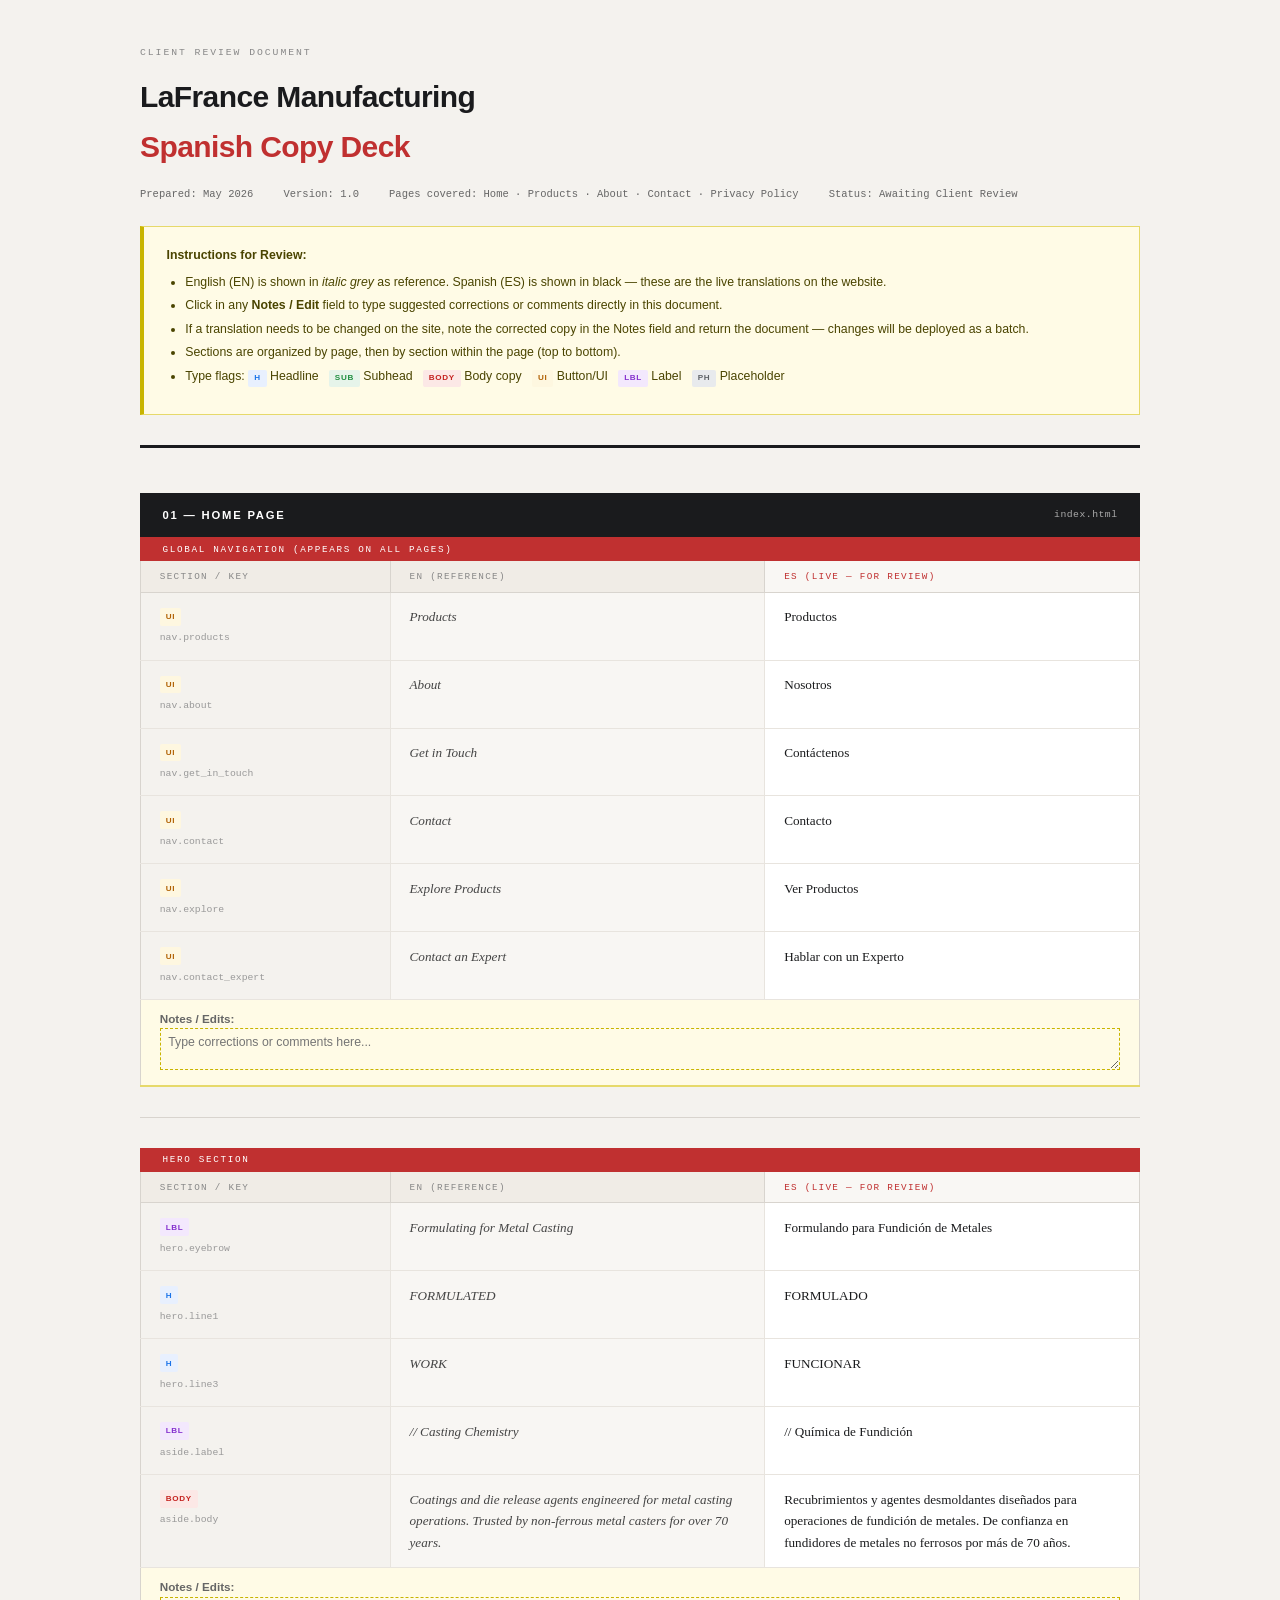
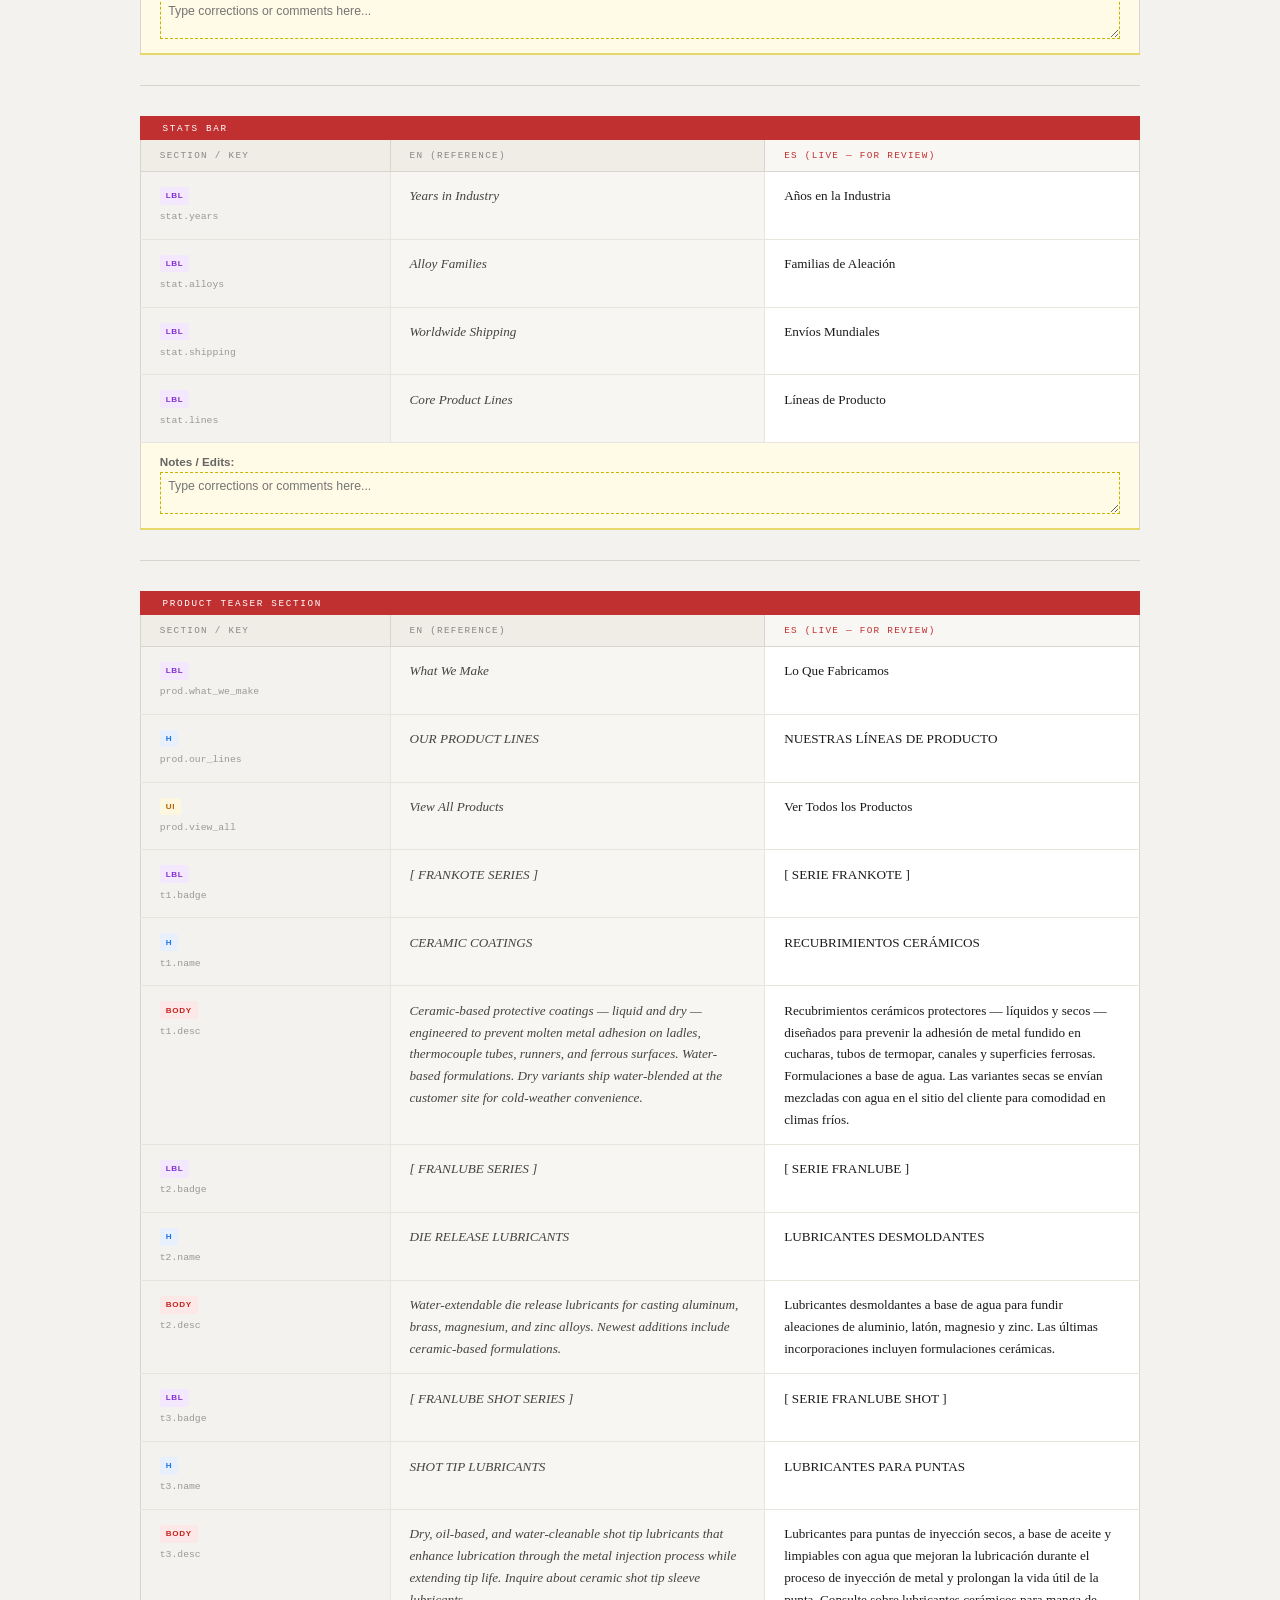
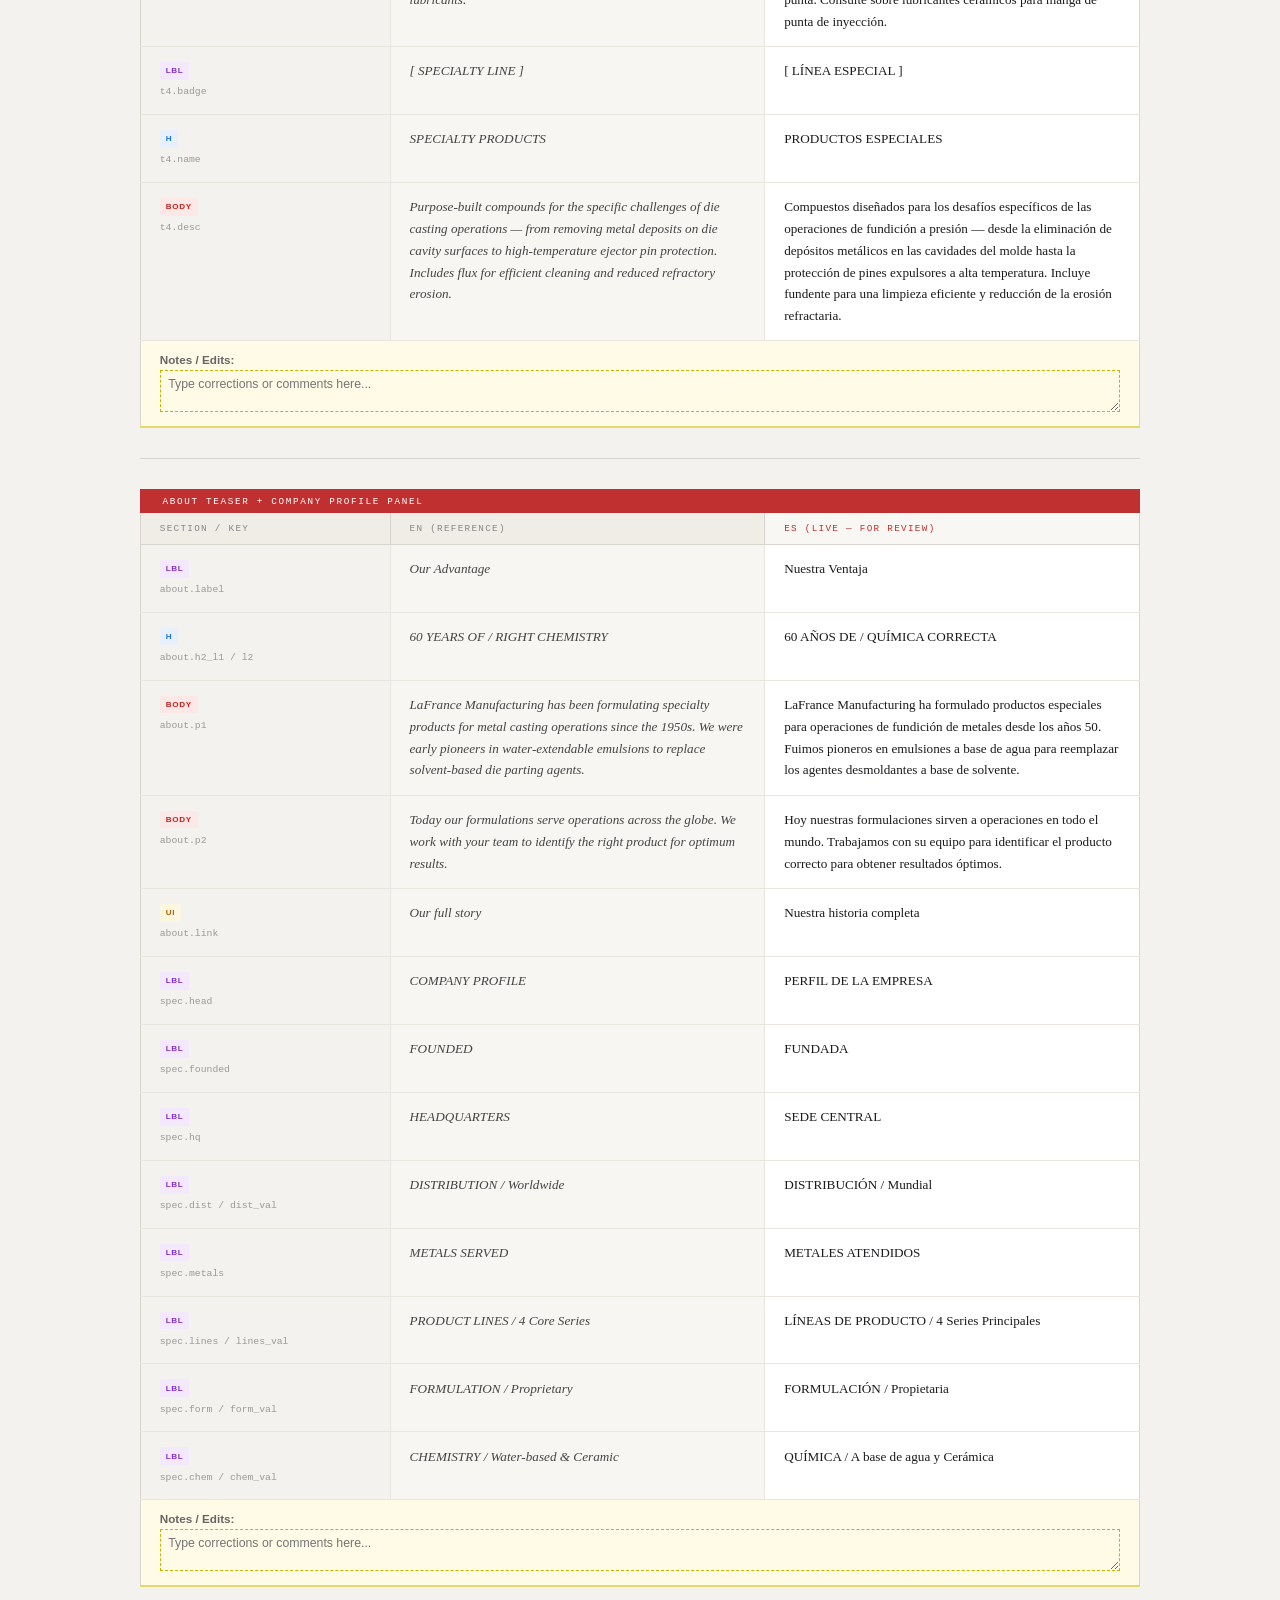
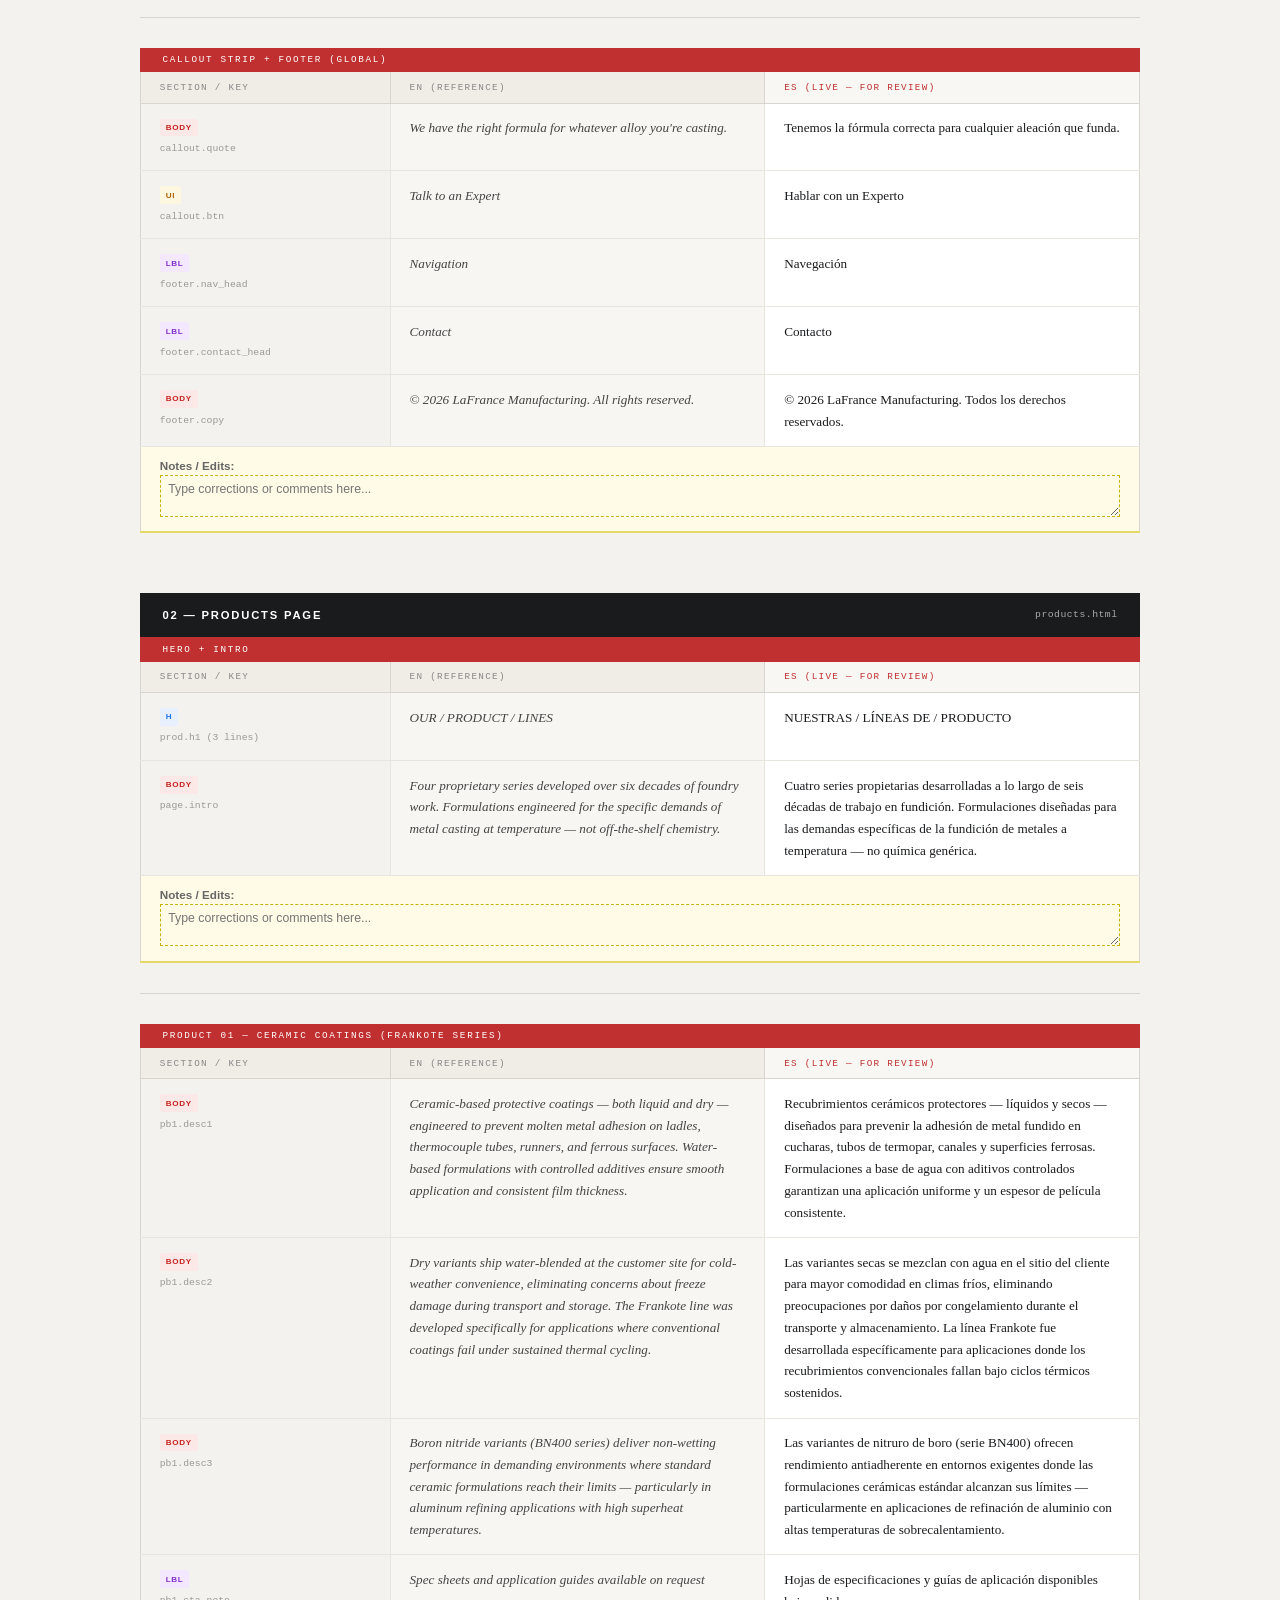
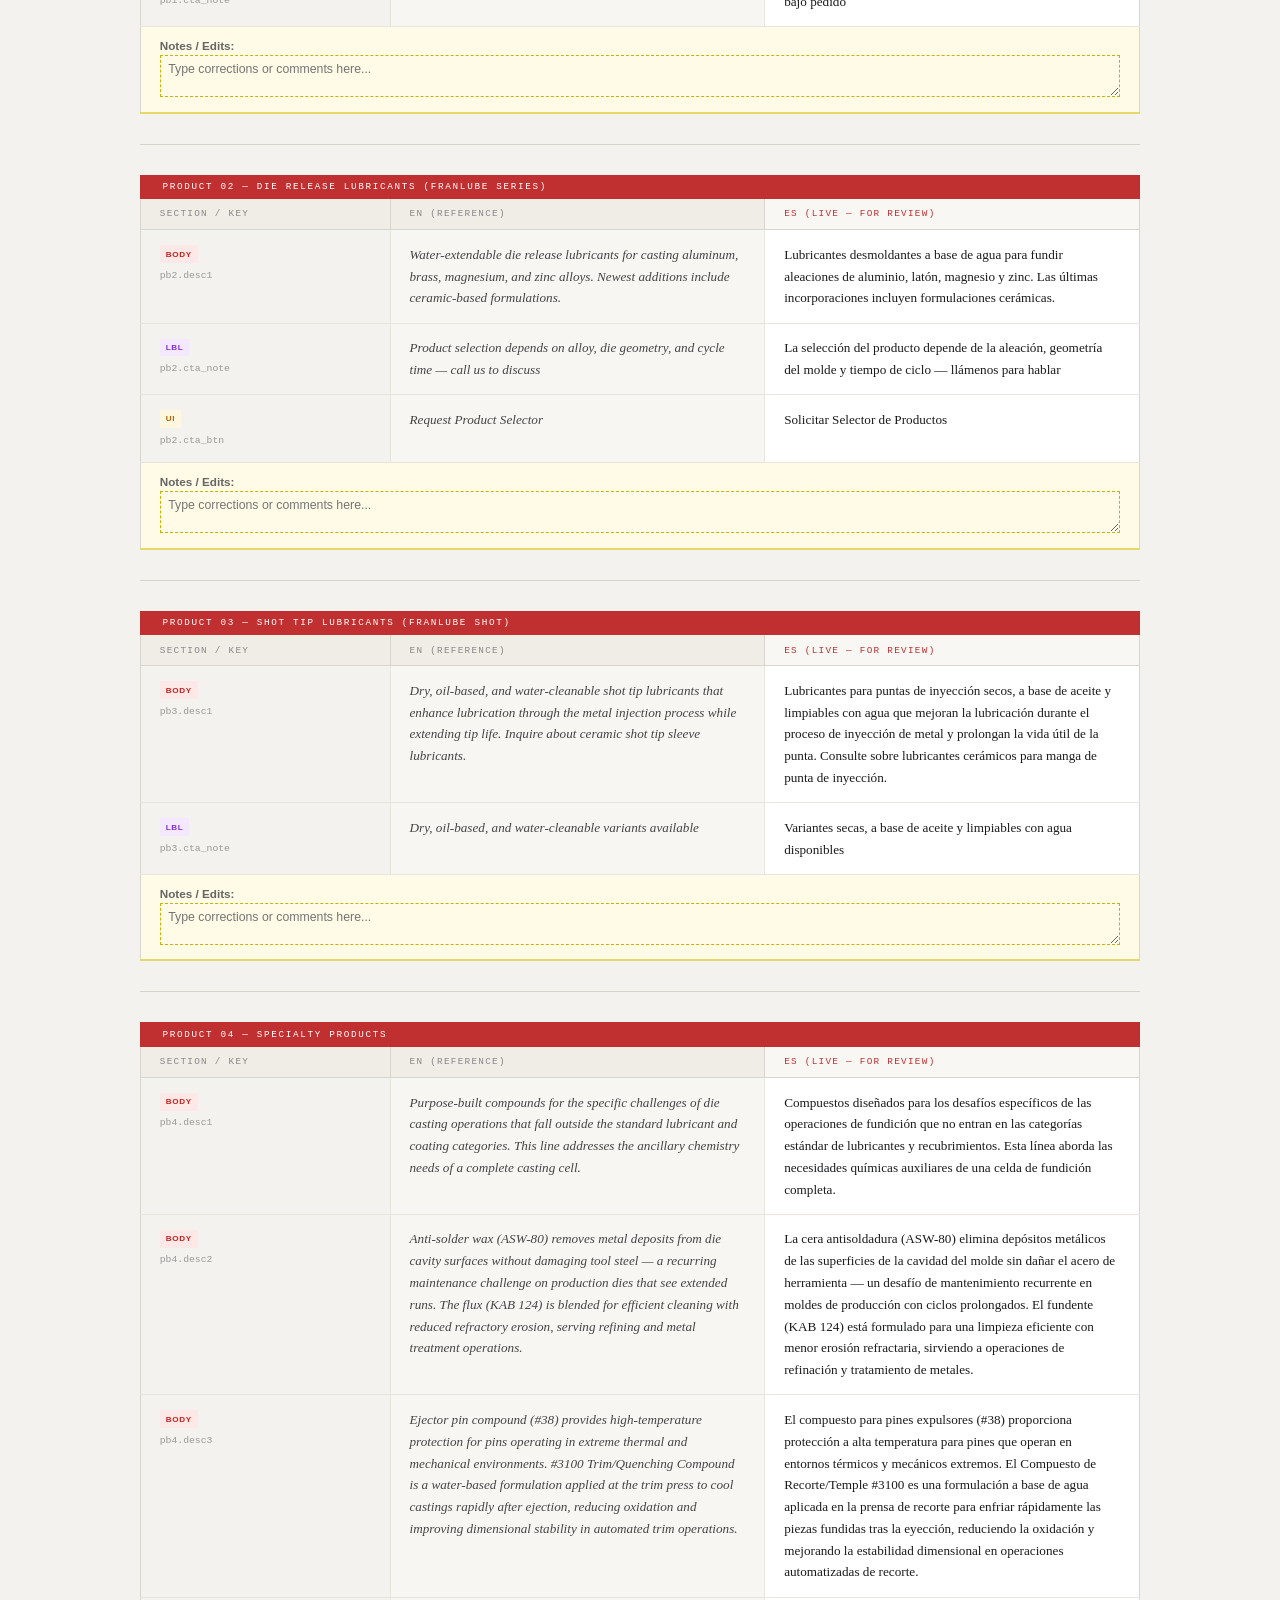
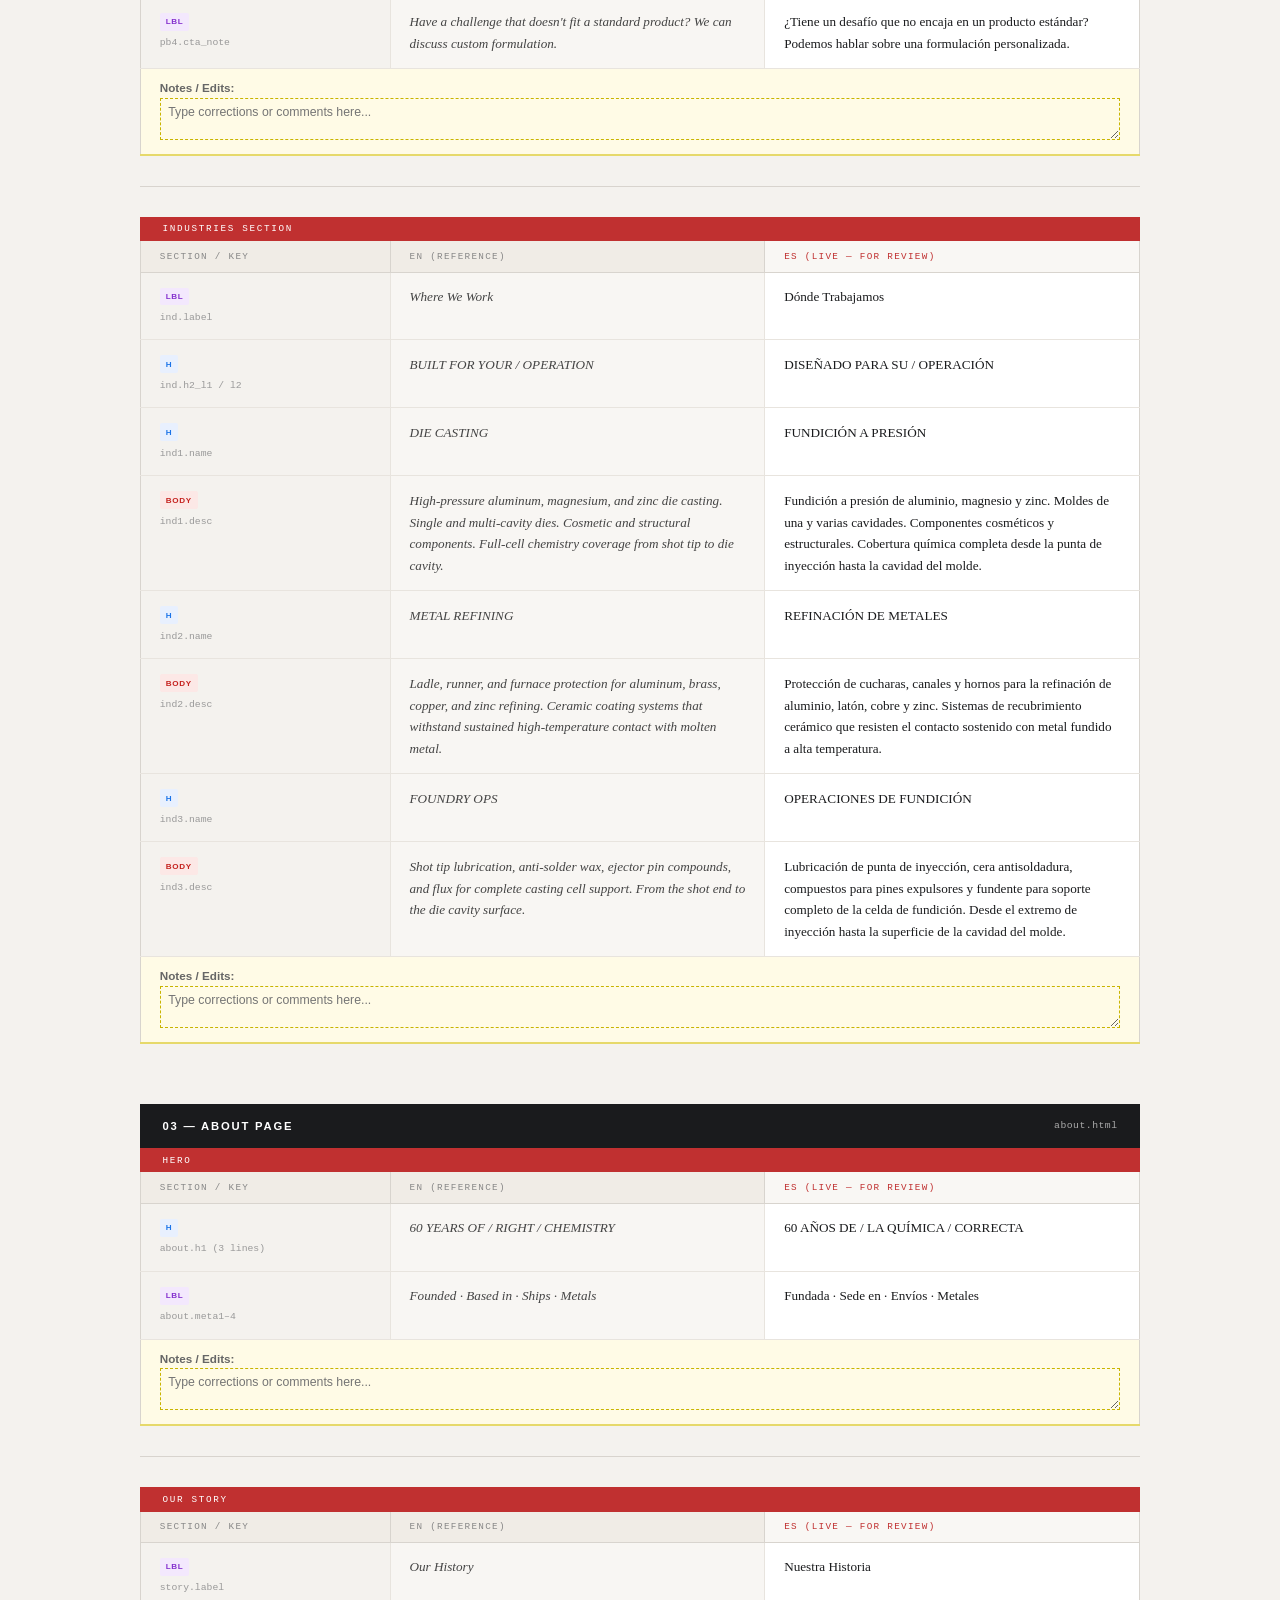
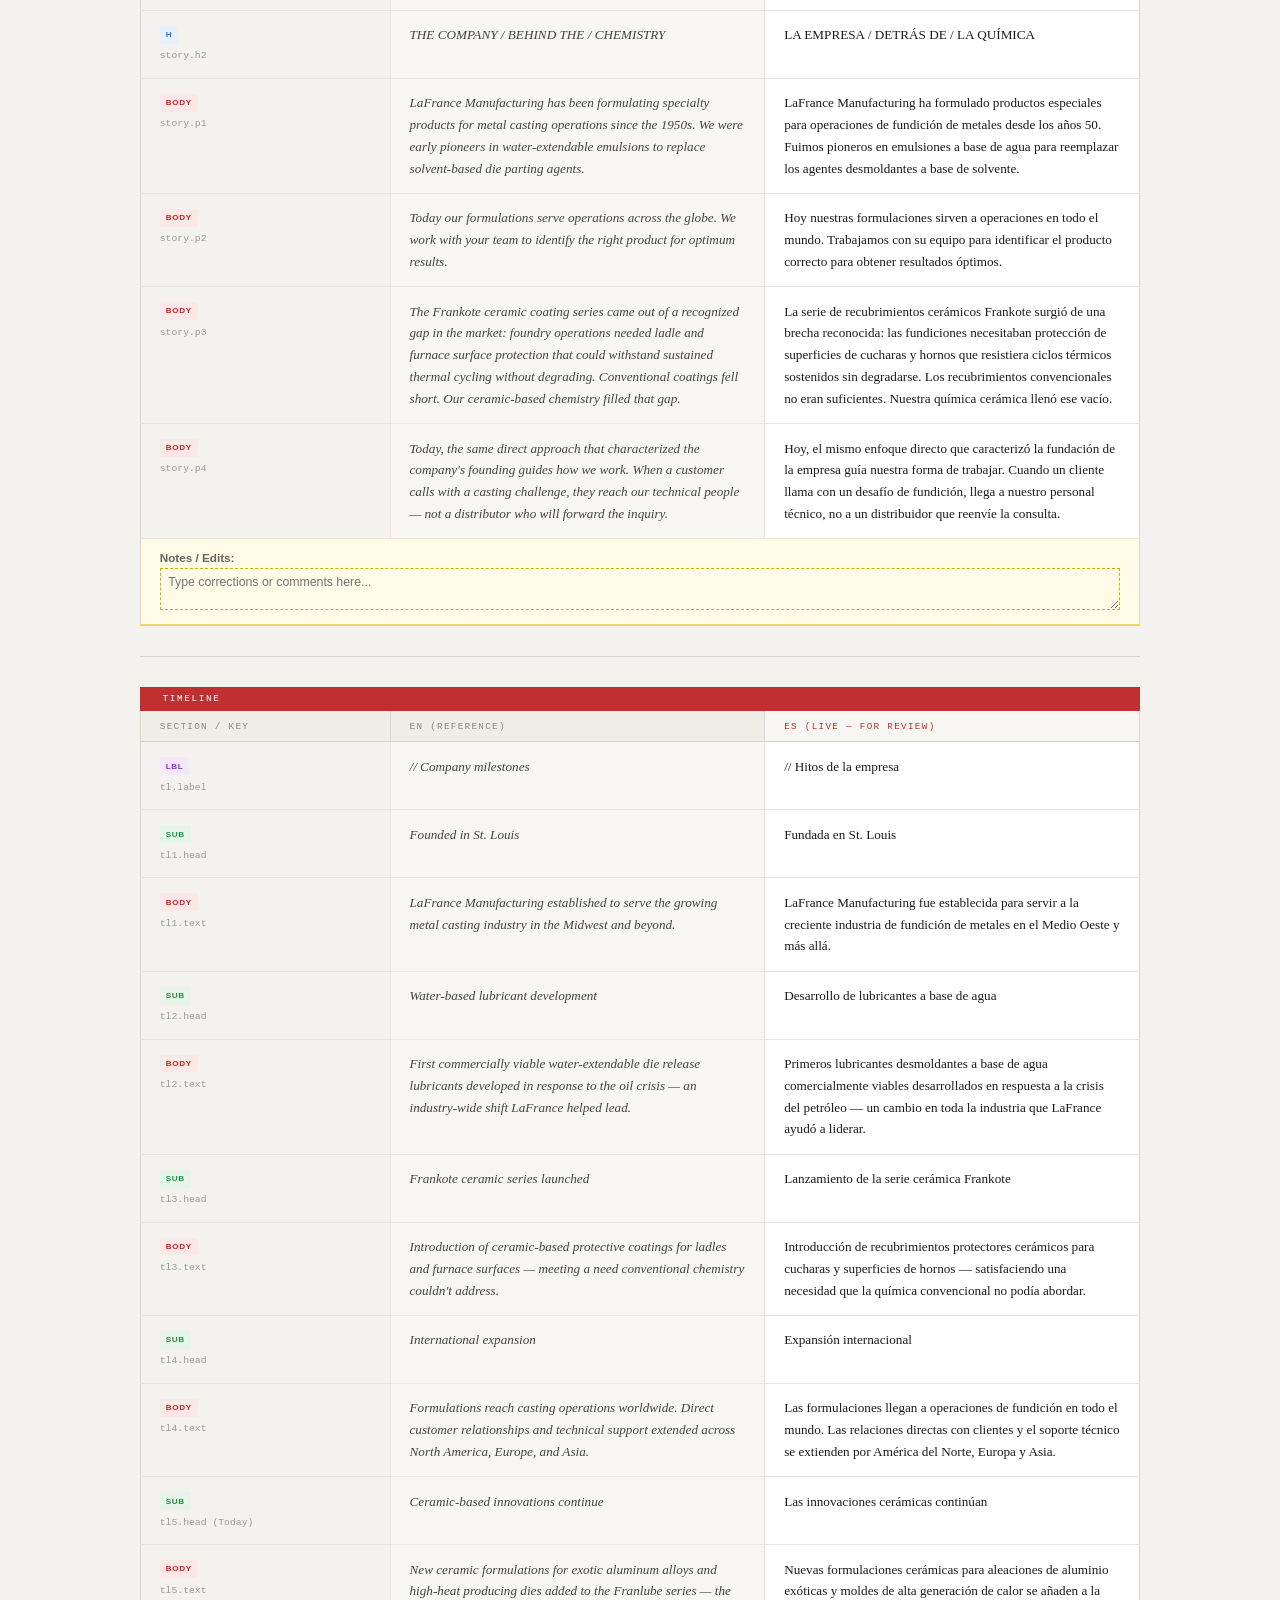
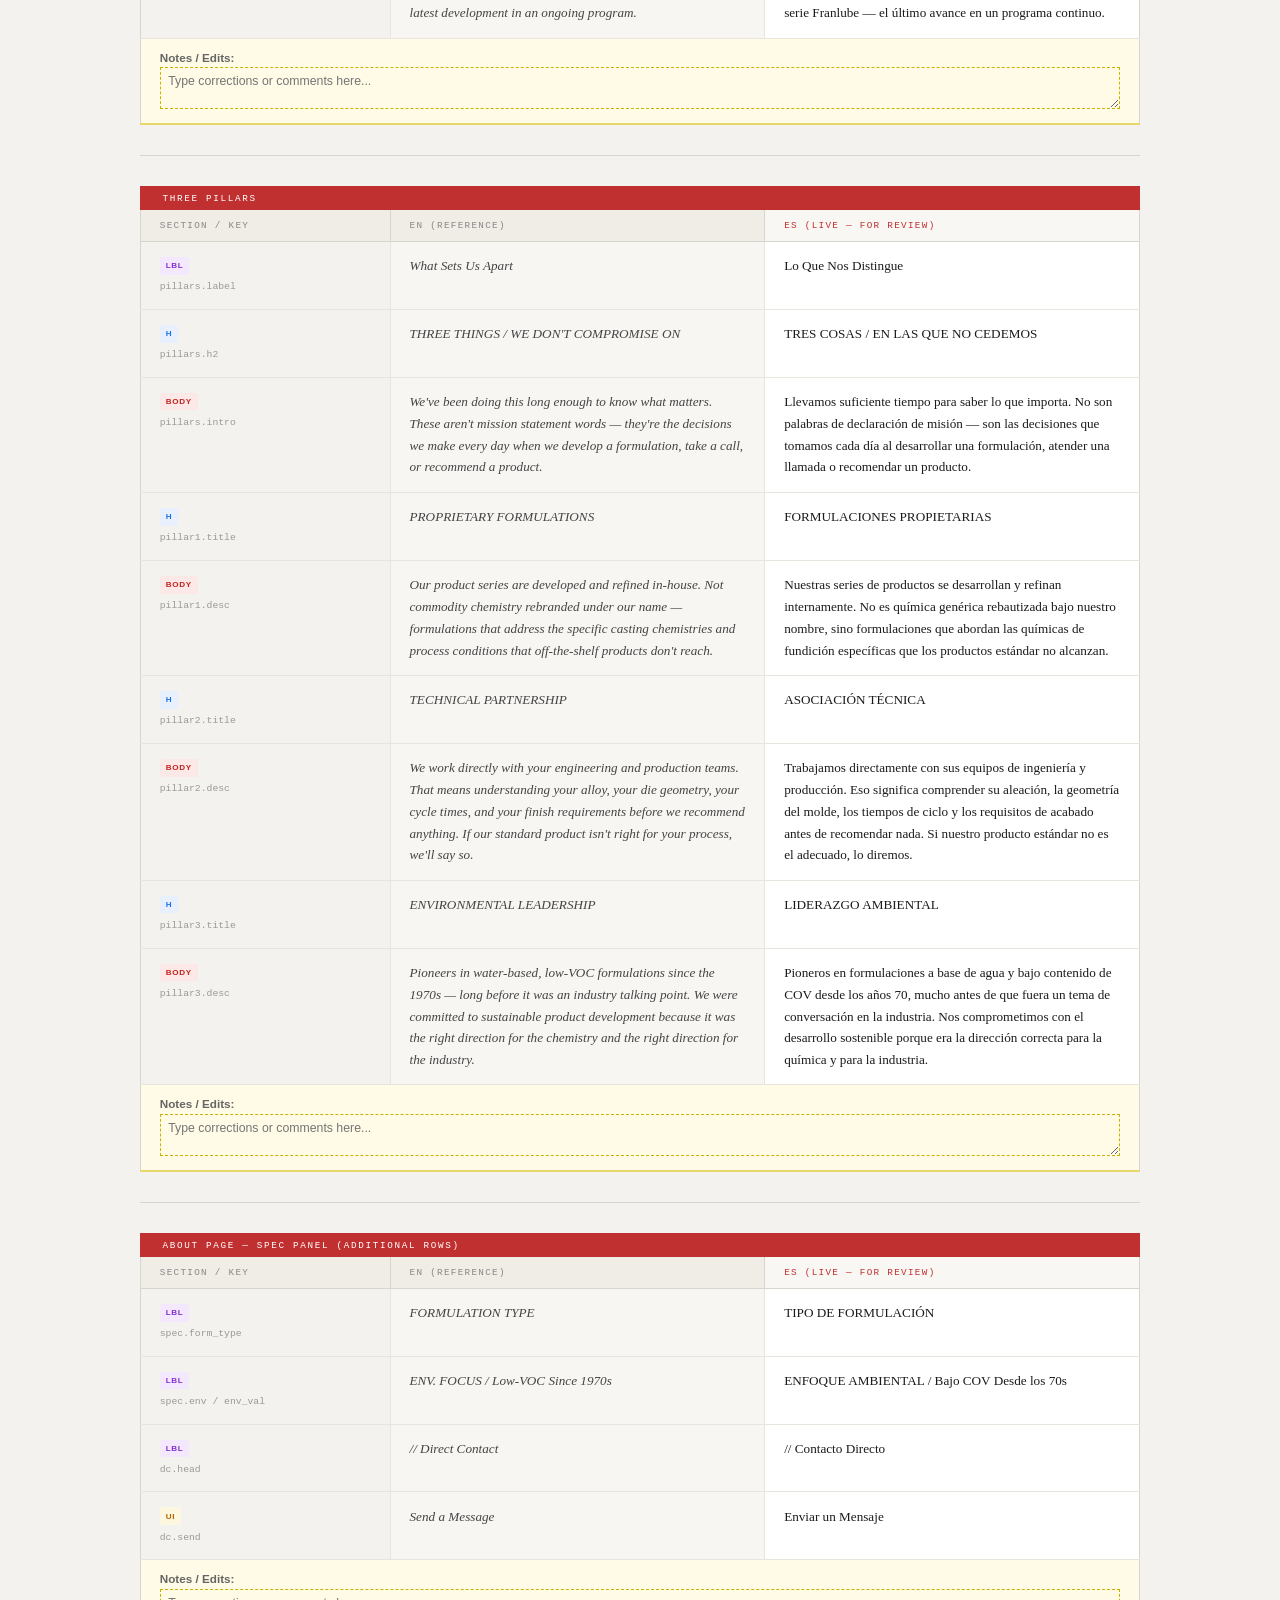
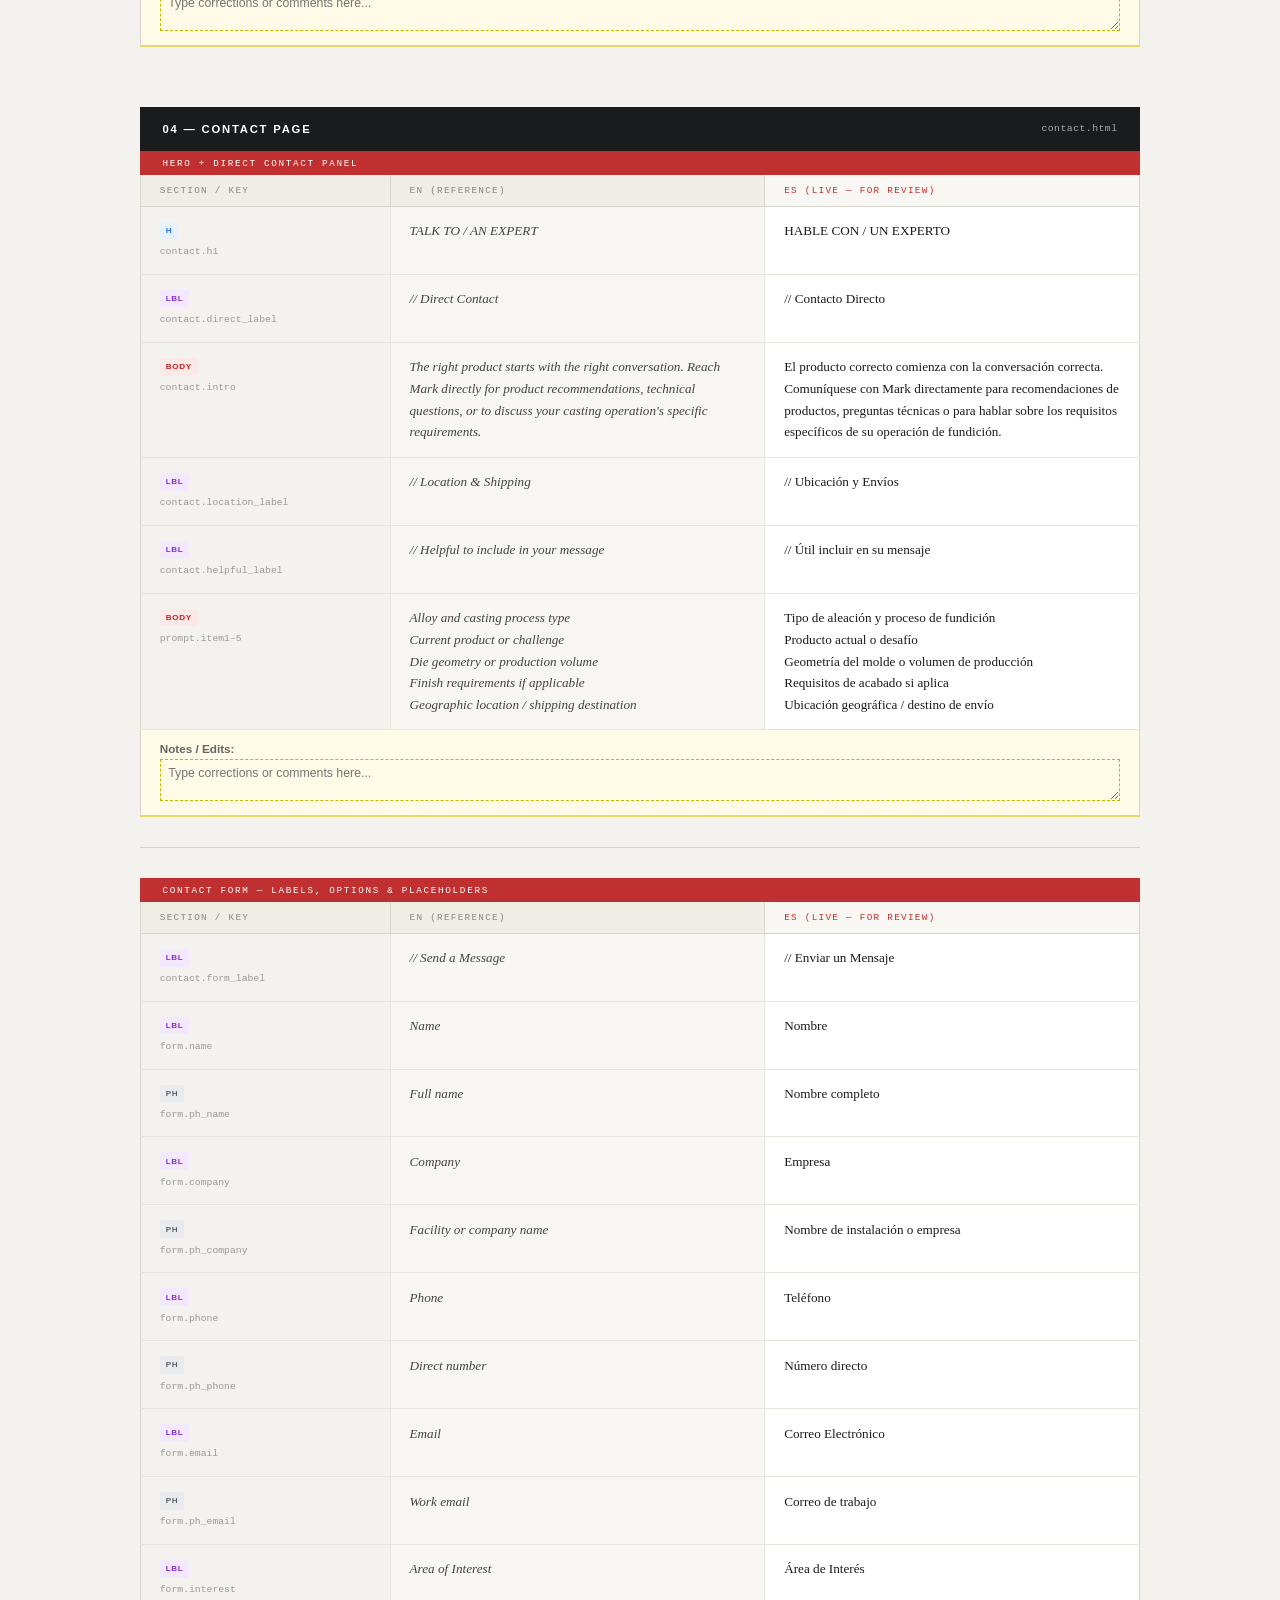
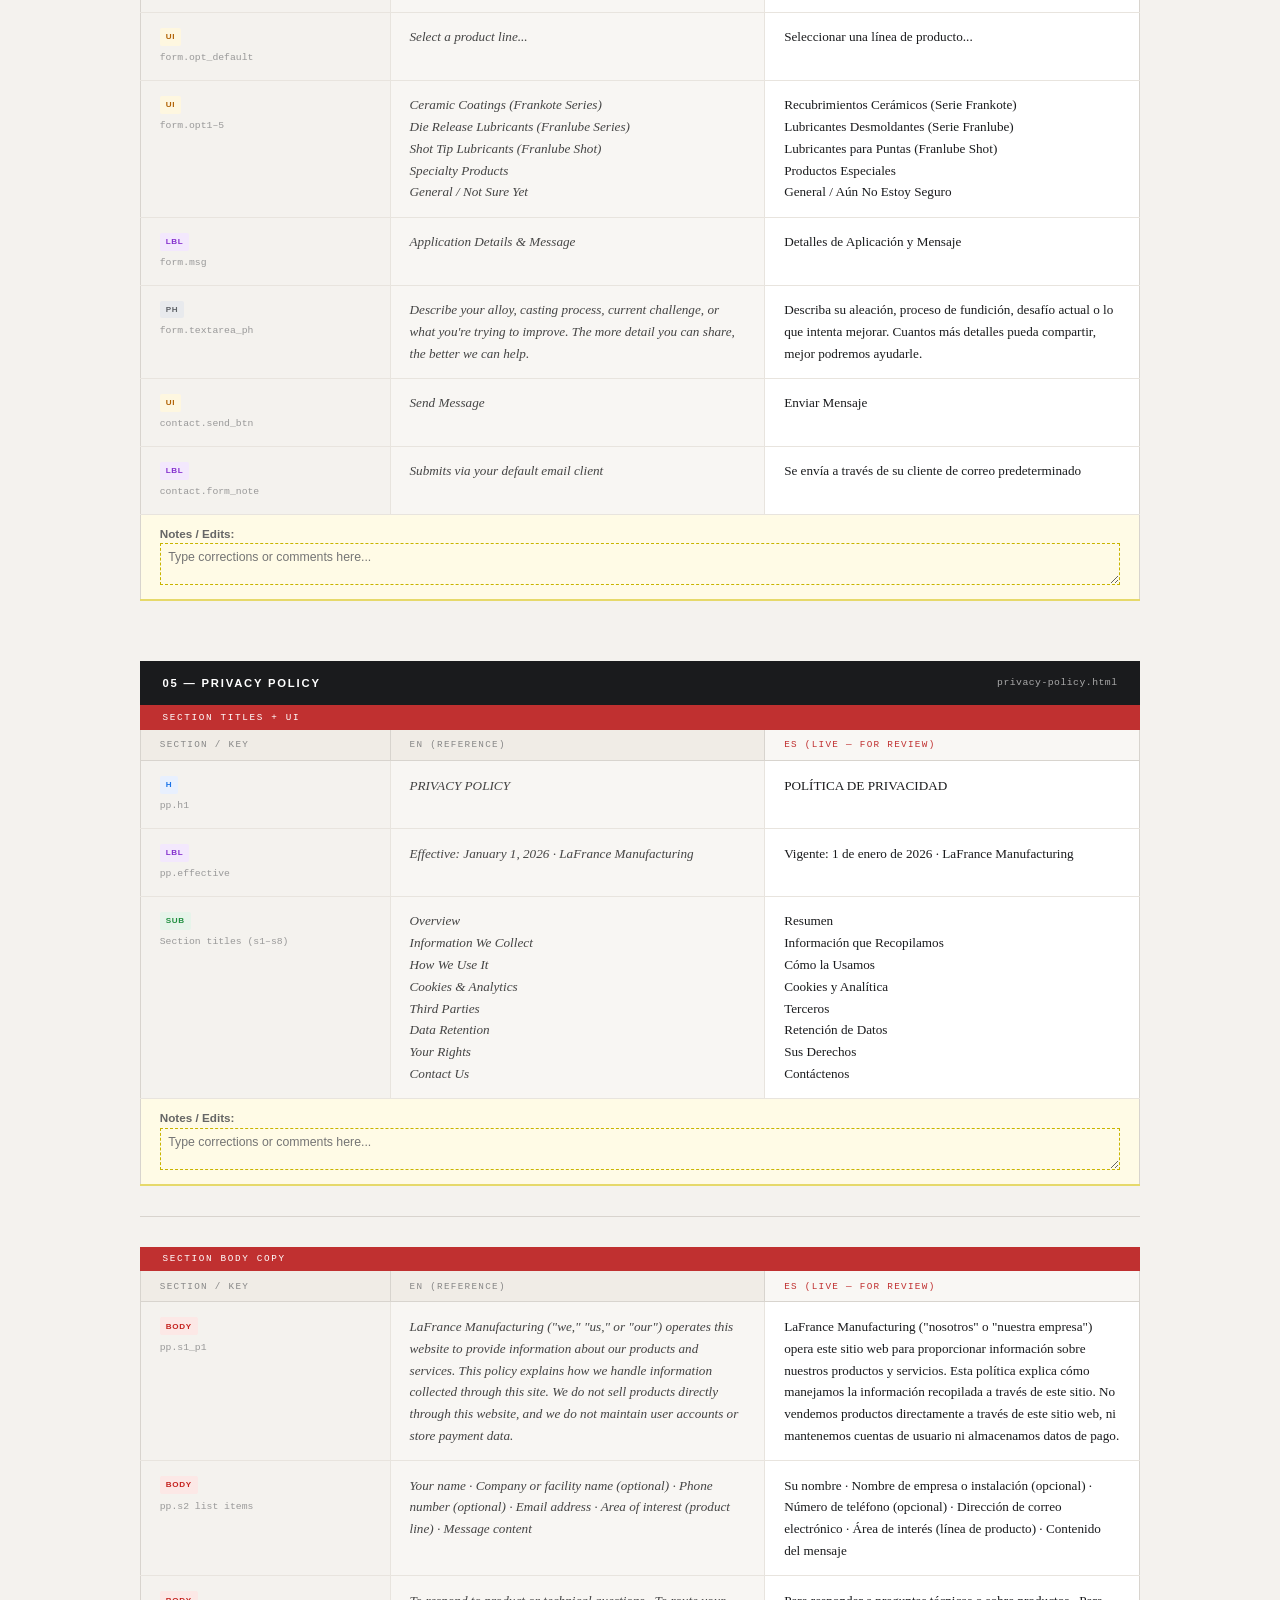
<file: spanish-copy-deck.html>
<!DOCTYPE html>
<html lang="en">
<head>
  <meta charset="UTF-8">
  <meta name="viewport" content="width=device-width, initial-scale=1.0">
  <title>LaFrance Manufacturing — Spanish Copy Deck for Review</title>
  <style>
    /* ── Reset & base ── */
    *, *::before, *::after { box-sizing: border-box; margin: 0; padding: 0; }
    html { font-size: 15px; }
    body {
      font-family: 'Georgia', serif;
      background: #f4f2ee;
      color: #1a1b1d;
      line-height: 1.65;
      -webkit-font-smoothing: antialiased;
    }

    /* ── Page shell ── */
    .page {
      max-width: 1060px;
      margin: 0 auto;
      padding: 3rem 2rem 6rem;
    }

    /* ── Document header ── */
    .doc-header {
      border-bottom: 3px solid #1a1b1d;
      padding-bottom: 2rem;
      margin-bottom: 3rem;
    }
    .doc-eyebrow {
      font-family: 'Courier New', monospace;
      font-size: 0.65rem;
      letter-spacing: 0.2em;
      text-transform: uppercase;
      color: #888;
      margin-bottom: 0.75rem;
    }
    .doc-title {
      font-family: Arial, sans-serif;
      font-size: 2rem;
      font-weight: 900;
      letter-spacing: -0.02em;
      color: #1a1b1d;
      margin-bottom: 0.5rem;
    }
    .doc-title span { color: #c03030; }
    .doc-meta {
      font-family: 'Courier New', monospace;
      font-size: 0.7rem;
      color: #666;
      display: flex;
      gap: 2rem;
      flex-wrap: wrap;
      margin-top: 1rem;
    }
    .doc-instructions {
      margin-top: 1.5rem;
      background: #fffbe6;
      border: 1px solid #e6d96a;
      border-left: 4px solid #c8b400;
      padding: 1.25rem 1.5rem;
      font-family: Arial, sans-serif;
      font-size: 0.82rem;
      color: #4a4400;
      line-height: 1.6;
    }
    .doc-instructions strong { font-weight: 700; }
    .doc-instructions ul { margin-top: 0.5rem; padding-left: 1.25rem; list-style: disc; }
    .doc-instructions li { margin-bottom: 0.25rem; }

    /* ── Page section ── */
    .page-section {
      margin-bottom: 4rem;
    }
    .page-section-header {
      background: #1a1b1d;
      color: #fff;
      padding: 0.85rem 1.5rem;
      display: flex;
      align-items: center;
      justify-content: space-between;
      margin-bottom: 0;
    }
    .page-section-header h2 {
      font-family: Arial, sans-serif;
      font-size: 0.75rem;
      font-weight: 800;
      letter-spacing: 0.16em;
      text-transform: uppercase;
    }
    .page-section-header .page-url {
      font-family: 'Courier New', monospace;
      font-size: 0.65rem;
      color: #aaa;
      letter-spacing: 0.05em;
    }

    /* ── Subsection label ── */
    .sub-label {
      font-family: 'Courier New', monospace;
      font-size: 0.62rem;
      letter-spacing: 0.18em;
      text-transform: uppercase;
      color: #fff;
      background: #c03030;
      padding: 0.3rem 1.5rem;
      display: block;
    }

    /* ── Copy pair ── */
    .copy-table {
      width: 100%;
      border-collapse: collapse;
      border: 1px solid #d8d4ce;
      border-top: none;
    }
    .col-head {
      background: #f0ece6;
    }
    .col-head th {
      font-family: 'Courier New', monospace;
      font-size: 0.62rem;
      letter-spacing: 0.14em;
      text-transform: uppercase;
      color: #888;
      padding: 0.5rem 1.25rem;
      text-align: left;
      border-bottom: 1px solid #d8d4ce;
      border-right: 1px solid #d8d4ce;
      font-weight: 400;
    }
    .col-head th:last-child { border-right: none; }
    .col-head th.es-col { background: #f9f7f4; color: #c03030; }

    .copy-row {
      border-bottom: 1px solid #e8e4de;
    }
    .copy-row:last-child { border-bottom: none; }
    .copy-row:hover { background: rgba(192,48,48,0.02); }

    .copy-row td {
      padding: 0.9rem 1.25rem;
      vertical-align: top;
      font-size: 0.88rem;
      line-height: 1.65;
    }
    .copy-row td:first-child {
      width: 25%;
      font-family: 'Courier New', monospace;
      font-size: 0.65rem;
      color: #999;
      border-right: 1px solid #e8e4de;
      padding-top: 1rem;
    }
    .copy-row td.en-cell {
      width: 37.5%;
      background: #f8f6f3;
      border-right: 1px solid #e8e4de;
      color: #444;
      font-style: italic;
    }
    .copy-row td.es-cell {
      width: 37.5%;
      background: #fff;
      color: #1a1b1d;
      font-weight: 400;
    }
    .copy-row td.es-cell.edited {
      background: #fffbe6;
    }

    /* Type flags */
    .type-flag {
      display: inline-block;
      font-family: Arial, sans-serif;
      font-size: 0.54rem;
      font-weight: 700;
      letter-spacing: 0.08em;
      text-transform: uppercase;
      padding: 0.15rem 0.4rem;
      border-radius: 2px;
      margin-bottom: 0.3rem;
    }
    .flag-h   { background: #e8f0fe; color: #1a73e8; }
    .flag-sub { background: #e6f4ea; color: #1e8e3e; }
    .flag-body{ background: #fce8e6; color: #c5221f; }
    .flag-ui  { background: #fef7e0; color: #b06000; }
    .flag-label { background: #f3e8fd; color: #8430ce; }
    .flag-ph  { background: #e8eaed; color: #5f6368; }

    /* Notes row */
    .notes-row td {
      background: #fffbe6;
      border-bottom: 2px solid #e6d96a;
      padding: 0.6rem 1.25rem;
      font-family: Arial, sans-serif;
      font-size: 0.78rem;
      color: #666;
    }
    .notes-row .notes-input {
      width: 100%;
      border: 1px dashed #c8b400;
      background: transparent;
      padding: 0.4rem 0.5rem;
      font-family: Arial, sans-serif;
      font-size: 0.82rem;
      color: #333;
      resize: vertical;
      min-height: 36px;
    }
    .notes-row .notes-input:focus {
      outline: none;
      border-color: #c03030;
      background: #fff;
    }

    /* Separator */
    .section-gap {
      height: 1px;
      background: #d8d4ce;
      margin: 2rem 0;
    }

    /* ── Print ── */
    @media print {
      body { background: #fff; font-size: 11pt; }
      .page { padding: 1cm 1.5cm; max-width: none; }
      .doc-instructions { display: none; }
      .copy-row td.en-cell { background: #f5f5f5 !important; }
      .copy-row td.es-cell { background: #fff !important; }
      .notes-row .notes-input { border: 1px solid #ccc; }
      .page-section { page-break-inside: avoid; }
    }

    @media (max-width: 720px) {
      .copy-table, .copy-row, td, th { display: block; }
      .copy-row td:first-child { width: 100%; border-right: none; border-bottom: 1px dotted #ddd; }
      .copy-row td.en-cell, .copy-row td.es-cell { width: 100%; border-right: none; }
      .col-head { display: none; }
    }
  </style>
</head>
<body>
<div class="page">

  <!-- ── Document header ─────────────────────────────────────── -->
  <div class="doc-header">
    <p class="doc-eyebrow">Client Review Document</p>
    <h1 class="doc-title">LaFrance Manufacturing<br><span>Spanish Copy Deck</span></h1>
    <div class="doc-meta">
      <span>Prepared: May 2026</span>
      <span>Version: 1.0</span>
      <span>Pages covered: Home · Products · About · Contact · Privacy Policy</span>
      <span>Status: Awaiting Client Review</span>
    </div>
    <div class="doc-instructions">
      <strong>Instructions for Review:</strong>
      <ul>
        <li>English (EN) is shown in <em>italic grey</em> as reference. Spanish (ES) is shown in black — these are the live translations on the website.</li>
        <li>Click in any <strong>Notes / Edit</strong> field to type suggested corrections or comments directly in this document.</li>
        <li>If a translation needs to be changed on the site, note the corrected copy in the Notes field and return the document — changes will be deployed as a batch.</li>
        <li>Sections are organized by page, then by section within the page (top to bottom).</li>
        <li>Type flags: <span class="type-flag flag-h">H</span> Headline &nbsp; <span class="type-flag flag-sub">SUB</span> Subhead &nbsp; <span class="type-flag flag-body">BODY</span> Body copy &nbsp; <span class="type-flag flag-ui">UI</span> Button/UI &nbsp; <span class="type-flag flag-label">LBL</span> Label &nbsp; <span class="type-flag flag-ph">PH</span> Placeholder</li>
      </ul>
    </div>
  </div>


  <!-- ══════════════════════════════════════════════════════════
       PAGE 1 — HOME (index.html)
  ══════════════════════════════════════════════════════════════ -->
  <div class="page-section">
    <div class="page-section-header">
      <h2>01 — Home Page</h2>
      <span class="page-url">index.html</span>
    </div>

    <!-- Global Nav -->
    <span class="sub-label">Global Navigation (appears on all pages)</span>
    <table class="copy-table">
      <tr class="col-head"><th>Section / Key</th><th>EN (reference)</th><th class="es-col">ES (live — for review)</th></tr>
      <tr class="copy-row">
        <td><span class="type-flag flag-ui">UI</span><br>nav.products</td>
        <td class="en-cell">Products</td>
        <td class="es-cell">Productos</td>
      </tr>
      <tr class="copy-row">
        <td><span class="type-flag flag-ui">UI</span><br>nav.about</td>
        <td class="en-cell">About</td>
        <td class="es-cell">Nosotros</td>
      </tr>
      <tr class="copy-row">
        <td><span class="type-flag flag-ui">UI</span><br>nav.get_in_touch</td>
        <td class="en-cell">Get in Touch</td>
        <td class="es-cell">Contáctenos</td>
      </tr>
      <tr class="copy-row">
        <td><span class="type-flag flag-ui">UI</span><br>nav.contact</td>
        <td class="en-cell">Contact</td>
        <td class="es-cell">Contacto</td>
      </tr>
      <tr class="copy-row">
        <td><span class="type-flag flag-ui">UI</span><br>nav.explore</td>
        <td class="en-cell">Explore Products</td>
        <td class="es-cell">Ver Productos</td>
      </tr>
      <tr class="copy-row">
        <td><span class="type-flag flag-ui">UI</span><br>nav.contact_expert</td>
        <td class="en-cell">Contact an Expert</td>
        <td class="es-cell">Hablar con un Experto</td>
      </tr>
      <tr class="notes-row">
        <td colspan="3"><strong>Notes / Edits:</strong><br><textarea class="notes-input" placeholder="Type corrections or comments here..."></textarea></td>
      </tr>
    </table>

    <div class="section-gap"></div>

    <!-- Hero -->
    <span class="sub-label">Hero Section</span>
    <table class="copy-table">
      <tr class="col-head"><th>Section / Key</th><th>EN (reference)</th><th class="es-col">ES (live — for review)</th></tr>
      <tr class="copy-row">
        <td><span class="type-flag flag-label">LBL</span><br>hero.eyebrow</td>
        <td class="en-cell">Formulating for Metal Casting</td>
        <td class="es-cell">Formulando para Fundición de Metales</td>
      </tr>
      <tr class="copy-row">
        <td><span class="type-flag flag-h">H</span><br>hero.line1</td>
        <td class="en-cell">FORMULATED</td>
        <td class="es-cell">FORMULADO</td>
      </tr>
      <tr class="copy-row">
        <td><span class="type-flag flag-h">H</span><br>hero.line3</td>
        <td class="en-cell">WORK</td>
        <td class="es-cell">FUNCIONAR</td>
      </tr>
      <tr class="copy-row">
        <td><span class="type-flag flag-label">LBL</span><br>aside.label</td>
        <td class="en-cell">// Casting Chemistry</td>
        <td class="es-cell">// Química de Fundición</td>
      </tr>
      <tr class="copy-row">
        <td><span class="type-flag flag-body">BODY</span><br>aside.body</td>
        <td class="en-cell">Coatings and die release agents engineered for metal casting operations. Trusted by non-ferrous metal casters for over 70 years.</td>
        <td class="es-cell">Recubrimientos y agentes desmoldantes diseñados para operaciones de fundición de metales. De confianza en fundidores de metales no ferrosos por más de 70 años.</td>
      </tr>
      <tr class="notes-row">
        <td colspan="3"><strong>Notes / Edits:</strong><br><textarea class="notes-input" placeholder="Type corrections or comments here..."></textarea></td>
      </tr>
    </table>

    <div class="section-gap"></div>

    <!-- Stats bar -->
    <span class="sub-label">Stats Bar</span>
    <table class="copy-table">
      <tr class="col-head"><th>Section / Key</th><th>EN (reference)</th><th class="es-col">ES (live — for review)</th></tr>
      <tr class="copy-row">
        <td><span class="type-flag flag-label">LBL</span><br>stat.years</td>
        <td class="en-cell">Years in Industry</td>
        <td class="es-cell">Años en la Industria</td>
      </tr>
      <tr class="copy-row">
        <td><span class="type-flag flag-label">LBL</span><br>stat.alloys</td>
        <td class="en-cell">Alloy Families</td>
        <td class="es-cell">Familias de Aleación</td>
      </tr>
      <tr class="copy-row">
        <td><span class="type-flag flag-label">LBL</span><br>stat.shipping</td>
        <td class="en-cell">Worldwide Shipping</td>
        <td class="es-cell">Envíos Mundiales</td>
      </tr>
      <tr class="copy-row">
        <td><span class="type-flag flag-label">LBL</span><br>stat.lines</td>
        <td class="en-cell">Core Product Lines</td>
        <td class="es-cell">Líneas de Producto</td>
      </tr>
      <tr class="notes-row">
        <td colspan="3"><strong>Notes / Edits:</strong><br><textarea class="notes-input" placeholder="Type corrections or comments here..."></textarea></td>
      </tr>
    </table>

    <div class="section-gap"></div>

    <!-- Product teasers -->
    <span class="sub-label">Product Teaser Section</span>
    <table class="copy-table">
      <tr class="col-head"><th>Section / Key</th><th>EN (reference)</th><th class="es-col">ES (live — for review)</th></tr>
      <tr class="copy-row">
        <td><span class="type-flag flag-label">LBL</span><br>prod.what_we_make</td>
        <td class="en-cell">What We Make</td>
        <td class="es-cell">Lo Que Fabricamos</td>
      </tr>
      <tr class="copy-row">
        <td><span class="type-flag flag-h">H</span><br>prod.our_lines</td>
        <td class="en-cell">OUR PRODUCT LINES</td>
        <td class="es-cell">NUESTRAS LÍNEAS DE PRODUCTO</td>
      </tr>
      <tr class="copy-row">
        <td><span class="type-flag flag-ui">UI</span><br>prod.view_all</td>
        <td class="en-cell">View All Products</td>
        <td class="es-cell">Ver Todos los Productos</td>
      </tr>
      <tr class="copy-row">
        <td><span class="type-flag flag-label">LBL</span><br>t1.badge</td>
        <td class="en-cell">[ FRANKOTE SERIES ]</td>
        <td class="es-cell">[ SERIE FRANKOTE ]</td>
      </tr>
      <tr class="copy-row">
        <td><span class="type-flag flag-h">H</span><br>t1.name</td>
        <td class="en-cell">CERAMIC COATINGS</td>
        <td class="es-cell">RECUBRIMIENTOS CERÁMICOS</td>
      </tr>
      <tr class="copy-row">
        <td><span class="type-flag flag-body">BODY</span><br>t1.desc</td>
        <td class="en-cell">Ceramic-based protective coatings — liquid and dry — engineered to prevent molten metal adhesion on ladles, thermocouple tubes, runners, and ferrous surfaces. Water-based formulations. Dry variants ship water-blended at the customer site for cold-weather convenience.</td>
        <td class="es-cell">Recubrimientos cerámicos protectores — líquidos y secos — diseñados para prevenir la adhesión de metal fundido en cucharas, tubos de termopar, canales y superficies ferrosas. Formulaciones a base de agua. Las variantes secas se envían mezcladas con agua en el sitio del cliente para comodidad en climas fríos.</td>
      </tr>
      <tr class="copy-row">
        <td><span class="type-flag flag-label">LBL</span><br>t2.badge</td>
        <td class="en-cell">[ FRANLUBE SERIES ]</td>
        <td class="es-cell">[ SERIE FRANLUBE ]</td>
      </tr>
      <tr class="copy-row">
        <td><span class="type-flag flag-h">H</span><br>t2.name</td>
        <td class="en-cell">DIE RELEASE LUBRICANTS</td>
        <td class="es-cell">LUBRICANTES DESMOLDANTES</td>
      </tr>
      <tr class="copy-row">
        <td><span class="type-flag flag-body">BODY</span><br>t2.desc</td>
        <td class="en-cell">Water-extendable die release lubricants for casting aluminum, brass, magnesium, and zinc alloys. Newest additions include ceramic-based formulations.</td>
        <td class="es-cell">Lubricantes desmoldantes a base de agua para fundir aleaciones de aluminio, latón, magnesio y zinc. Las últimas incorporaciones incluyen formulaciones cerámicas.</td>
      </tr>
      <tr class="copy-row">
        <td><span class="type-flag flag-label">LBL</span><br>t3.badge</td>
        <td class="en-cell">[ FRANLUBE SHOT SERIES ]</td>
        <td class="es-cell">[ SERIE FRANLUBE SHOT ]</td>
      </tr>
      <tr class="copy-row">
        <td><span class="type-flag flag-h">H</span><br>t3.name</td>
        <td class="en-cell">SHOT TIP LUBRICANTS</td>
        <td class="es-cell">LUBRICANTES PARA PUNTAS</td>
      </tr>
      <tr class="copy-row">
        <td><span class="type-flag flag-body">BODY</span><br>t3.desc</td>
        <td class="en-cell">Dry, oil-based, and water-cleanable shot tip lubricants that enhance lubrication through the metal injection process while extending tip life. Inquire about ceramic shot tip sleeve lubricants.</td>
        <td class="es-cell">Lubricantes para puntas de inyección secos, a base de aceite y limpiables con agua que mejoran la lubricación durante el proceso de inyección de metal y prolongan la vida útil de la punta. Consulte sobre lubricantes cerámicos para manga de punta de inyección.</td>
      </tr>
      <tr class="copy-row">
        <td><span class="type-flag flag-label">LBL</span><br>t4.badge</td>
        <td class="en-cell">[ SPECIALTY LINE ]</td>
        <td class="es-cell">[ LÍNEA ESPECIAL ]</td>
      </tr>
      <tr class="copy-row">
        <td><span class="type-flag flag-h">H</span><br>t4.name</td>
        <td class="en-cell">SPECIALTY PRODUCTS</td>
        <td class="es-cell">PRODUCTOS ESPECIALES</td>
      </tr>
      <tr class="copy-row">
        <td><span class="type-flag flag-body">BODY</span><br>t4.desc</td>
        <td class="en-cell">Purpose-built compounds for the specific challenges of die casting operations — from removing metal deposits on die cavity surfaces to high-temperature ejector pin protection. Includes flux for efficient cleaning and reduced refractory erosion.</td>
        <td class="es-cell">Compuestos diseñados para los desafíos específicos de las operaciones de fundición a presión — desde la eliminación de depósitos metálicos en las cavidades del molde hasta la protección de pines expulsores a alta temperatura. Incluye fundente para una limpieza eficiente y reducción de la erosión refractaria.</td>
      </tr>
      <tr class="notes-row">
        <td colspan="3"><strong>Notes / Edits:</strong><br><textarea class="notes-input" placeholder="Type corrections or comments here..."></textarea></td>
      </tr>
    </table>

    <div class="section-gap"></div>

    <!-- About teaser + Spec panel -->
    <span class="sub-label">About Teaser + Company Profile Panel</span>
    <table class="copy-table">
      <tr class="col-head"><th>Section / Key</th><th>EN (reference)</th><th class="es-col">ES (live — for review)</th></tr>
      <tr class="copy-row">
        <td><span class="type-flag flag-label">LBL</span><br>about.label</td>
        <td class="en-cell">Our Advantage</td>
        <td class="es-cell">Nuestra Ventaja</td>
      </tr>
      <tr class="copy-row">
        <td><span class="type-flag flag-h">H</span><br>about.h2_l1 / l2</td>
        <td class="en-cell">60 YEARS OF / RIGHT CHEMISTRY</td>
        <td class="es-cell">60 AÑOS DE / QUÍMICA CORRECTA</td>
      </tr>
      <tr class="copy-row">
        <td><span class="type-flag flag-body">BODY</span><br>about.p1</td>
        <td class="en-cell">LaFrance Manufacturing has been formulating specialty products for metal casting operations since the 1950s. We were early pioneers in water-extendable emulsions to replace solvent-based die parting agents.</td>
        <td class="es-cell">LaFrance Manufacturing ha formulado productos especiales para operaciones de fundición de metales desde los años 50. Fuimos pioneros en emulsiones a base de agua para reemplazar los agentes desmoldantes a base de solvente.</td>
      </tr>
      <tr class="copy-row">
        <td><span class="type-flag flag-body">BODY</span><br>about.p2</td>
        <td class="en-cell">Today our formulations serve operations across the globe. We work with your team to identify the right product for optimum results.</td>
        <td class="es-cell">Hoy nuestras formulaciones sirven a operaciones en todo el mundo. Trabajamos con su equipo para identificar el producto correcto para obtener resultados óptimos.</td>
      </tr>
      <tr class="copy-row">
        <td><span class="type-flag flag-ui">UI</span><br>about.link</td>
        <td class="en-cell">Our full story</td>
        <td class="es-cell">Nuestra historia completa</td>
      </tr>
      <tr class="copy-row">
        <td><span class="type-flag flag-label">LBL</span><br>spec.head</td>
        <td class="en-cell">COMPANY PROFILE</td>
        <td class="es-cell">PERFIL DE LA EMPRESA</td>
      </tr>
      <tr class="copy-row">
        <td><span class="type-flag flag-label">LBL</span><br>spec.founded</td>
        <td class="en-cell">FOUNDED</td>
        <td class="es-cell">FUNDADA</td>
      </tr>
      <tr class="copy-row">
        <td><span class="type-flag flag-label">LBL</span><br>spec.hq</td>
        <td class="en-cell">HEADQUARTERS</td>
        <td class="es-cell">SEDE CENTRAL</td>
      </tr>
      <tr class="copy-row">
        <td><span class="type-flag flag-label">LBL</span><br>spec.dist / dist_val</td>
        <td class="en-cell">DISTRIBUTION / Worldwide</td>
        <td class="es-cell">DISTRIBUCIÓN / Mundial</td>
      </tr>
      <tr class="copy-row">
        <td><span class="type-flag flag-label">LBL</span><br>spec.metals</td>
        <td class="en-cell">METALS SERVED</td>
        <td class="es-cell">METALES ATENDIDOS</td>
      </tr>
      <tr class="copy-row">
        <td><span class="type-flag flag-label">LBL</span><br>spec.lines / lines_val</td>
        <td class="en-cell">PRODUCT LINES / 4 Core Series</td>
        <td class="es-cell">LÍNEAS DE PRODUCTO / 4 Series Principales</td>
      </tr>
      <tr class="copy-row">
        <td><span class="type-flag flag-label">LBL</span><br>spec.form / form_val</td>
        <td class="en-cell">FORMULATION / Proprietary</td>
        <td class="es-cell">FORMULACIÓN / Propietaria</td>
      </tr>
      <tr class="copy-row">
        <td><span class="type-flag flag-label">LBL</span><br>spec.chem / chem_val</td>
        <td class="en-cell">CHEMISTRY / Water-based &amp; Ceramic</td>
        <td class="es-cell">QUÍMICA / A base de agua y Cerámica</td>
      </tr>
      <tr class="notes-row">
        <td colspan="3"><strong>Notes / Edits:</strong><br><textarea class="notes-input" placeholder="Type corrections or comments here..."></textarea></td>
      </tr>
    </table>

    <div class="section-gap"></div>

    <!-- Callout + Footer -->
    <span class="sub-label">Callout Strip + Footer (global)</span>
    <table class="copy-table">
      <tr class="col-head"><th>Section / Key</th><th>EN (reference)</th><th class="es-col">ES (live — for review)</th></tr>
      <tr class="copy-row">
        <td><span class="type-flag flag-body">BODY</span><br>callout.quote</td>
        <td class="en-cell">We have the right formula for whatever alloy you're casting.</td>
        <td class="es-cell">Tenemos la fórmula correcta para cualquier aleación que funda.</td>
      </tr>
      <tr class="copy-row">
        <td><span class="type-flag flag-ui">UI</span><br>callout.btn</td>
        <td class="en-cell">Talk to an Expert</td>
        <td class="es-cell">Hablar con un Experto</td>
      </tr>
      <tr class="copy-row">
        <td><span class="type-flag flag-label">LBL</span><br>footer.nav_head</td>
        <td class="en-cell">Navigation</td>
        <td class="es-cell">Navegación</td>
      </tr>
      <tr class="copy-row">
        <td><span class="type-flag flag-label">LBL</span><br>footer.contact_head</td>
        <td class="en-cell">Contact</td>
        <td class="es-cell">Contacto</td>
      </tr>
      <tr class="copy-row">
        <td><span class="type-flag flag-body">BODY</span><br>footer.copy</td>
        <td class="en-cell">© 2026 LaFrance Manufacturing. All rights reserved.</td>
        <td class="es-cell">© 2026 LaFrance Manufacturing. Todos los derechos reservados.</td>
      </tr>
      <tr class="notes-row">
        <td colspan="3"><strong>Notes / Edits:</strong><br><textarea class="notes-input" placeholder="Type corrections or comments here..."></textarea></td>
      </tr>
    </table>
  </div>


  <!-- ══════════════════════════════════════════════════════════
       PAGE 2 — PRODUCTS (products.html)
  ══════════════════════════════════════════════════════════════ -->
  <div class="page-section">
    <div class="page-section-header">
      <h2>02 — Products Page</h2>
      <span class="page-url">products.html</span>
    </div>

    <span class="sub-label">Hero + Intro</span>
    <table class="copy-table">
      <tr class="col-head"><th>Section / Key</th><th>EN (reference)</th><th class="es-col">ES (live — for review)</th></tr>
      <tr class="copy-row">
        <td><span class="type-flag flag-h">H</span><br>prod.h1 (3 lines)</td>
        <td class="en-cell">OUR / PRODUCT / LINES</td>
        <td class="es-cell">NUESTRAS / LÍNEAS DE / PRODUCTO</td>
      </tr>
      <tr class="copy-row">
        <td><span class="type-flag flag-body">BODY</span><br>page.intro</td>
        <td class="en-cell">Four proprietary series developed over six decades of foundry work. Formulations engineered for the specific demands of metal casting at temperature — not off-the-shelf chemistry.</td>
        <td class="es-cell">Cuatro series propietarias desarrolladas a lo largo de seis décadas de trabajo en fundición. Formulaciones diseñadas para las demandas específicas de la fundición de metales a temperatura — no química genérica.</td>
      </tr>
      <tr class="notes-row">
        <td colspan="3"><strong>Notes / Edits:</strong><br><textarea class="notes-input" placeholder="Type corrections or comments here..."></textarea></td>
      </tr>
    </table>

    <div class="section-gap"></div>

    <span class="sub-label">Product 01 — Ceramic Coatings (Frankote Series)</span>
    <table class="copy-table">
      <tr class="col-head"><th>Section / Key</th><th>EN (reference)</th><th class="es-col">ES (live — for review)</th></tr>
      <tr class="copy-row">
        <td><span class="type-flag flag-body">BODY</span><br>pb1.desc1</td>
        <td class="en-cell">Ceramic-based protective coatings — both liquid and dry — engineered to prevent molten metal adhesion on ladles, thermocouple tubes, runners, and ferrous surfaces. Water-based formulations with controlled additives ensure smooth application and consistent film thickness.</td>
        <td class="es-cell">Recubrimientos cerámicos protectores — líquidos y secos — diseñados para prevenir la adhesión de metal fundido en cucharas, tubos de termopar, canales y superficies ferrosas. Formulaciones a base de agua con aditivos controlados garantizan una aplicación uniforme y un espesor de película consistente.</td>
      </tr>
      <tr class="copy-row">
        <td><span class="type-flag flag-body">BODY</span><br>pb1.desc2</td>
        <td class="en-cell">Dry variants ship water-blended at the customer site for cold-weather convenience, eliminating concerns about freeze damage during transport and storage. The Frankote line was developed specifically for applications where conventional coatings fail under sustained thermal cycling.</td>
        <td class="es-cell">Las variantes secas se mezclan con agua en el sitio del cliente para mayor comodidad en climas fríos, eliminando preocupaciones por daños por congelamiento durante el transporte y almacenamiento. La línea Frankote fue desarrollada específicamente para aplicaciones donde los recubrimientos convencionales fallan bajo ciclos térmicos sostenidos.</td>
      </tr>
      <tr class="copy-row">
        <td><span class="type-flag flag-body">BODY</span><br>pb1.desc3</td>
        <td class="en-cell">Boron nitride variants (BN400 series) deliver non-wetting performance in demanding environments where standard ceramic formulations reach their limits — particularly in aluminum refining applications with high superheat temperatures.</td>
        <td class="es-cell">Las variantes de nitruro de boro (serie BN400) ofrecen rendimiento antiadherente en entornos exigentes donde las formulaciones cerámicas estándar alcanzan sus límites — particularmente en aplicaciones de refinación de aluminio con altas temperaturas de sobrecalentamiento.</td>
      </tr>
      <tr class="copy-row">
        <td><span class="type-flag flag-label">LBL</span><br>pb1.cta_note</td>
        <td class="en-cell">Spec sheets and application guides available on request</td>
        <td class="es-cell">Hojas de especificaciones y guías de aplicación disponibles bajo pedido</td>
      </tr>
      <tr class="notes-row">
        <td colspan="3"><strong>Notes / Edits:</strong><br><textarea class="notes-input" placeholder="Type corrections or comments here..."></textarea></td>
      </tr>
    </table>

    <div class="section-gap"></div>

    <span class="sub-label">Product 02 — Die Release Lubricants (Franlube Series)</span>
    <table class="copy-table">
      <tr class="col-head"><th>Section / Key</th><th>EN (reference)</th><th class="es-col">ES (live — for review)</th></tr>
      <tr class="copy-row">
        <td><span class="type-flag flag-body">BODY</span><br>pb2.desc1</td>
        <td class="en-cell">Water-extendable die release lubricants for casting aluminum, brass, magnesium, and zinc alloys. Newest additions include ceramic-based formulations.</td>
        <td class="es-cell">Lubricantes desmoldantes a base de agua para fundir aleaciones de aluminio, latón, magnesio y zinc. Las últimas incorporaciones incluyen formulaciones cerámicas.</td>
      </tr>
      <tr class="copy-row">
        <td><span class="type-flag flag-label">LBL</span><br>pb2.cta_note</td>
        <td class="en-cell">Product selection depends on alloy, die geometry, and cycle time — call us to discuss</td>
        <td class="es-cell">La selección del producto depende de la aleación, geometría del molde y tiempo de ciclo — llámenos para hablar</td>
      </tr>
      <tr class="copy-row">
        <td><span class="type-flag flag-ui">UI</span><br>pb2.cta_btn</td>
        <td class="en-cell">Request Product Selector</td>
        <td class="es-cell">Solicitar Selector de Productos</td>
      </tr>
      <tr class="notes-row">
        <td colspan="3"><strong>Notes / Edits:</strong><br><textarea class="notes-input" placeholder="Type corrections or comments here..."></textarea></td>
      </tr>
    </table>

    <div class="section-gap"></div>

    <span class="sub-label">Product 03 — Shot Tip Lubricants (Franlube Shot)</span>
    <table class="copy-table">
      <tr class="col-head"><th>Section / Key</th><th>EN (reference)</th><th class="es-col">ES (live — for review)</th></tr>
      <tr class="copy-row">
        <td><span class="type-flag flag-body">BODY</span><br>pb3.desc1</td>
        <td class="en-cell">Dry, oil-based, and water-cleanable shot tip lubricants that enhance lubrication through the metal injection process while extending tip life. Inquire about ceramic shot tip sleeve lubricants.</td>
        <td class="es-cell">Lubricantes para puntas de inyección secos, a base de aceite y limpiables con agua que mejoran la lubricación durante el proceso de inyección de metal y prolongan la vida útil de la punta. Consulte sobre lubricantes cerámicos para manga de punta de inyección.</td>
      </tr>
      <tr class="copy-row">
        <td><span class="type-flag flag-label">LBL</span><br>pb3.cta_note</td>
        <td class="en-cell">Dry, oil-based, and water-cleanable variants available</td>
        <td class="es-cell">Variantes secas, a base de aceite y limpiables con agua disponibles</td>
      </tr>
      <tr class="notes-row">
        <td colspan="3"><strong>Notes / Edits:</strong><br><textarea class="notes-input" placeholder="Type corrections or comments here..."></textarea></td>
      </tr>
    </table>

    <div class="section-gap"></div>

    <span class="sub-label">Product 04 — Specialty Products</span>
    <table class="copy-table">
      <tr class="col-head"><th>Section / Key</th><th>EN (reference)</th><th class="es-col">ES (live — for review)</th></tr>
      <tr class="copy-row">
        <td><span class="type-flag flag-body">BODY</span><br>pb4.desc1</td>
        <td class="en-cell">Purpose-built compounds for the specific challenges of die casting operations that fall outside the standard lubricant and coating categories. This line addresses the ancillary chemistry needs of a complete casting cell.</td>
        <td class="es-cell">Compuestos diseñados para los desafíos específicos de las operaciones de fundición que no entran en las categorías estándar de lubricantes y recubrimientos. Esta línea aborda las necesidades químicas auxiliares de una celda de fundición completa.</td>
      </tr>
      <tr class="copy-row">
        <td><span class="type-flag flag-body">BODY</span><br>pb4.desc2</td>
        <td class="en-cell">Anti-solder wax (ASW-80) removes metal deposits from die cavity surfaces without damaging tool steel — a recurring maintenance challenge on production dies that see extended runs. The flux (KAB 124) is blended for efficient cleaning with reduced refractory erosion, serving refining and metal treatment operations.</td>
        <td class="es-cell">La cera antisoldadura (ASW-80) elimina depósitos metálicos de las superficies de la cavidad del molde sin dañar el acero de herramienta — un desafío de mantenimiento recurrente en moldes de producción con ciclos prolongados. El fundente (KAB 124) está formulado para una limpieza eficiente con menor erosión refractaria, sirviendo a operaciones de refinación y tratamiento de metales.</td>
      </tr>
      <tr class="copy-row">
        <td><span class="type-flag flag-body">BODY</span><br>pb4.desc3</td>
        <td class="en-cell">Ejector pin compound (#38) provides high-temperature protection for pins operating in extreme thermal and mechanical environments. #3100 Trim/Quenching Compound is a water-based formulation applied at the trim press to cool castings rapidly after ejection, reducing oxidation and improving dimensional stability in automated trim operations.</td>
        <td class="es-cell">El compuesto para pines expulsores (#38) proporciona protección a alta temperatura para pines que operan en entornos térmicos y mecánicos extremos. El Compuesto de Recorte/Temple #3100 es una formulación a base de agua aplicada en la prensa de recorte para enfriar rápidamente las piezas fundidas tras la eyección, reduciendo la oxidación y mejorando la estabilidad dimensional en operaciones automatizadas de recorte.</td>
      </tr>
      <tr class="copy-row">
        <td><span class="type-flag flag-label">LBL</span><br>pb4.cta_note</td>
        <td class="en-cell">Have a challenge that doesn't fit a standard product? We can discuss custom formulation.</td>
        <td class="es-cell">¿Tiene un desafío que no encaja en un producto estándar? Podemos hablar sobre una formulación personalizada.</td>
      </tr>
      <tr class="notes-row">
        <td colspan="3"><strong>Notes / Edits:</strong><br><textarea class="notes-input" placeholder="Type corrections or comments here..."></textarea></td>
      </tr>
    </table>

    <div class="section-gap"></div>

    <span class="sub-label">Industries Section</span>
    <table class="copy-table">
      <tr class="col-head"><th>Section / Key</th><th>EN (reference)</th><th class="es-col">ES (live — for review)</th></tr>
      <tr class="copy-row">
        <td><span class="type-flag flag-label">LBL</span><br>ind.label</td>
        <td class="en-cell">Where We Work</td>
        <td class="es-cell">Dónde Trabajamos</td>
      </tr>
      <tr class="copy-row">
        <td><span class="type-flag flag-h">H</span><br>ind.h2_l1 / l2</td>
        <td class="en-cell">BUILT FOR YOUR / OPERATION</td>
        <td class="es-cell">DISEÑADO PARA SU / OPERACIÓN</td>
      </tr>
      <tr class="copy-row">
        <td><span class="type-flag flag-h">H</span><br>ind1.name</td>
        <td class="en-cell">DIE CASTING</td>
        <td class="es-cell">FUNDICIÓN A PRESIÓN</td>
      </tr>
      <tr class="copy-row">
        <td><span class="type-flag flag-body">BODY</span><br>ind1.desc</td>
        <td class="en-cell">High-pressure aluminum, magnesium, and zinc die casting. Single and multi-cavity dies. Cosmetic and structural components. Full-cell chemistry coverage from shot tip to die cavity.</td>
        <td class="es-cell">Fundición a presión de aluminio, magnesio y zinc. Moldes de una y varias cavidades. Componentes cosméticos y estructurales. Cobertura química completa desde la punta de inyección hasta la cavidad del molde.</td>
      </tr>
      <tr class="copy-row">
        <td><span class="type-flag flag-h">H</span><br>ind2.name</td>
        <td class="en-cell">METAL REFINING</td>
        <td class="es-cell">REFINACIÓN DE METALES</td>
      </tr>
      <tr class="copy-row">
        <td><span class="type-flag flag-body">BODY</span><br>ind2.desc</td>
        <td class="en-cell">Ladle, runner, and furnace protection for aluminum, brass, copper, and zinc refining. Ceramic coating systems that withstand sustained high-temperature contact with molten metal.</td>
        <td class="es-cell">Protección de cucharas, canales y hornos para la refinación de aluminio, latón, cobre y zinc. Sistemas de recubrimiento cerámico que resisten el contacto sostenido con metal fundido a alta temperatura.</td>
      </tr>
      <tr class="copy-row">
        <td><span class="type-flag flag-h">H</span><br>ind3.name</td>
        <td class="en-cell">FOUNDRY OPS</td>
        <td class="es-cell">OPERACIONES DE FUNDICIÓN</td>
      </tr>
      <tr class="copy-row">
        <td><span class="type-flag flag-body">BODY</span><br>ind3.desc</td>
        <td class="en-cell">Shot tip lubrication, anti-solder wax, ejector pin compounds, and flux for complete casting cell support. From the shot end to the die cavity surface.</td>
        <td class="es-cell">Lubricación de punta de inyección, cera antisoldadura, compuestos para pines expulsores y fundente para soporte completo de la celda de fundición. Desde el extremo de inyección hasta la superficie de la cavidad del molde.</td>
      </tr>
      <tr class="notes-row">
        <td colspan="3"><strong>Notes / Edits:</strong><br><textarea class="notes-input" placeholder="Type corrections or comments here..."></textarea></td>
      </tr>
    </table>
  </div>


  <!-- ══════════════════════════════════════════════════════════
       PAGE 3 — ABOUT (about.html)
  ══════════════════════════════════════════════════════════════ -->
  <div class="page-section">
    <div class="page-section-header">
      <h2>03 — About Page</h2>
      <span class="page-url">about.html</span>
    </div>

    <span class="sub-label">Hero</span>
    <table class="copy-table">
      <tr class="col-head"><th>Section / Key</th><th>EN (reference)</th><th class="es-col">ES (live — for review)</th></tr>
      <tr class="copy-row">
        <td><span class="type-flag flag-h">H</span><br>about.h1 (3 lines)</td>
        <td class="en-cell">60 YEARS OF / RIGHT / CHEMISTRY</td>
        <td class="es-cell">60 AÑOS DE / LA QUÍMICA / CORRECTA</td>
      </tr>
      <tr class="copy-row">
        <td><span class="type-flag flag-label">LBL</span><br>about.meta1–4</td>
        <td class="en-cell">Founded · Based in · Ships · Metals</td>
        <td class="es-cell">Fundada · Sede en · Envíos · Metales</td>
      </tr>
      <tr class="notes-row">
        <td colspan="3"><strong>Notes / Edits:</strong><br><textarea class="notes-input" placeholder="Type corrections or comments here..."></textarea></td>
      </tr>
    </table>

    <div class="section-gap"></div>

    <span class="sub-label">Our Story</span>
    <table class="copy-table">
      <tr class="col-head"><th>Section / Key</th><th>EN (reference)</th><th class="es-col">ES (live — for review)</th></tr>
      <tr class="copy-row">
        <td><span class="type-flag flag-label">LBL</span><br>story.label</td>
        <td class="en-cell">Our History</td>
        <td class="es-cell">Nuestra Historia</td>
      </tr>
      <tr class="copy-row">
        <td><span class="type-flag flag-h">H</span><br>story.h2</td>
        <td class="en-cell">THE COMPANY / BEHIND THE / CHEMISTRY</td>
        <td class="es-cell">LA EMPRESA / DETRÁS DE / LA QUÍMICA</td>
      </tr>
      <tr class="copy-row">
        <td><span class="type-flag flag-body">BODY</span><br>story.p1</td>
        <td class="en-cell">LaFrance Manufacturing has been formulating specialty products for metal casting operations since the 1950s. We were early pioneers in water-extendable emulsions to replace solvent-based die parting agents.</td>
        <td class="es-cell">LaFrance Manufacturing ha formulado productos especiales para operaciones de fundición de metales desde los años 50. Fuimos pioneros en emulsiones a base de agua para reemplazar los agentes desmoldantes a base de solvente.</td>
      </tr>
      <tr class="copy-row">
        <td><span class="type-flag flag-body">BODY</span><br>story.p2</td>
        <td class="en-cell">Today our formulations serve operations across the globe. We work with your team to identify the right product for optimum results.</td>
        <td class="es-cell">Hoy nuestras formulaciones sirven a operaciones en todo el mundo. Trabajamos con su equipo para identificar el producto correcto para obtener resultados óptimos.</td>
      </tr>
      <tr class="copy-row">
        <td><span class="type-flag flag-body">BODY</span><br>story.p3</td>
        <td class="en-cell">The Frankote ceramic coating series came out of a recognized gap in the market: foundry operations needed ladle and furnace surface protection that could withstand sustained thermal cycling without degrading. Conventional coatings fell short. Our ceramic-based chemistry filled that gap.</td>
        <td class="es-cell">La serie de recubrimientos cerámicos Frankote surgió de una brecha reconocida: las fundiciones necesitaban protección de superficies de cucharas y hornos que resistiera ciclos térmicos sostenidos sin degradarse. Los recubrimientos convencionales no eran suficientes. Nuestra química cerámica llenó ese vacío.</td>
      </tr>
      <tr class="copy-row">
        <td><span class="type-flag flag-body">BODY</span><br>story.p4</td>
        <td class="en-cell">Today, the same direct approach that characterized the company's founding guides how we work. When a customer calls with a casting challenge, they reach our technical people — not a distributor who will forward the inquiry.</td>
        <td class="es-cell">Hoy, el mismo enfoque directo que caracterizó la fundación de la empresa guía nuestra forma de trabajar. Cuando un cliente llama con un desafío de fundición, llega a nuestro personal técnico, no a un distribuidor que reenvíe la consulta.</td>
      </tr>
      <tr class="notes-row">
        <td colspan="3"><strong>Notes / Edits:</strong><br><textarea class="notes-input" placeholder="Type corrections or comments here..."></textarea></td>
      </tr>
    </table>

    <div class="section-gap"></div>

    <span class="sub-label">Timeline</span>
    <table class="copy-table">
      <tr class="col-head"><th>Section / Key</th><th>EN (reference)</th><th class="es-col">ES (live — for review)</th></tr>
      <tr class="copy-row">
        <td><span class="type-flag flag-label">LBL</span><br>tl.label</td>
        <td class="en-cell">// Company milestones</td>
        <td class="es-cell">// Hitos de la empresa</td>
      </tr>
      <tr class="copy-row">
        <td><span class="type-flag flag-sub">SUB</span><br>tl1.head</td>
        <td class="en-cell">Founded in St. Louis</td>
        <td class="es-cell">Fundada en St. Louis</td>
      </tr>
      <tr class="copy-row">
        <td><span class="type-flag flag-body">BODY</span><br>tl1.text</td>
        <td class="en-cell">LaFrance Manufacturing established to serve the growing metal casting industry in the Midwest and beyond.</td>
        <td class="es-cell">LaFrance Manufacturing fue establecida para servir a la creciente industria de fundición de metales en el Medio Oeste y más allá.</td>
      </tr>
      <tr class="copy-row">
        <td><span class="type-flag flag-sub">SUB</span><br>tl2.head</td>
        <td class="en-cell">Water-based lubricant development</td>
        <td class="es-cell">Desarrollo de lubricantes a base de agua</td>
      </tr>
      <tr class="copy-row">
        <td><span class="type-flag flag-body">BODY</span><br>tl2.text</td>
        <td class="en-cell">First commercially viable water-extendable die release lubricants developed in response to the oil crisis — an industry-wide shift LaFrance helped lead.</td>
        <td class="es-cell">Primeros lubricantes desmoldantes a base de agua comercialmente viables desarrollados en respuesta a la crisis del petróleo — un cambio en toda la industria que LaFrance ayudó a liderar.</td>
      </tr>
      <tr class="copy-row">
        <td><span class="type-flag flag-sub">SUB</span><br>tl3.head</td>
        <td class="en-cell">Frankote ceramic series launched</td>
        <td class="es-cell">Lanzamiento de la serie cerámica Frankote</td>
      </tr>
      <tr class="copy-row">
        <td><span class="type-flag flag-body">BODY</span><br>tl3.text</td>
        <td class="en-cell">Introduction of ceramic-based protective coatings for ladles and furnace surfaces — meeting a need conventional chemistry couldn't address.</td>
        <td class="es-cell">Introducción de recubrimientos protectores cerámicos para cucharas y superficies de hornos — satisfaciendo una necesidad que la química convencional no podía abordar.</td>
      </tr>
      <tr class="copy-row">
        <td><span class="type-flag flag-sub">SUB</span><br>tl4.head</td>
        <td class="en-cell">International expansion</td>
        <td class="es-cell">Expansión internacional</td>
      </tr>
      <tr class="copy-row">
        <td><span class="type-flag flag-body">BODY</span><br>tl4.text</td>
        <td class="en-cell">Formulations reach casting operations worldwide. Direct customer relationships and technical support extended across North America, Europe, and Asia.</td>
        <td class="es-cell">Las formulaciones llegan a operaciones de fundición en todo el mundo. Las relaciones directas con clientes y el soporte técnico se extienden por América del Norte, Europa y Asia.</td>
      </tr>
      <tr class="copy-row">
        <td><span class="type-flag flag-sub">SUB</span><br>tl5.head (Today)</td>
        <td class="en-cell">Ceramic-based innovations continue</td>
        <td class="es-cell">Las innovaciones cerámicas continúan</td>
      </tr>
      <tr class="copy-row">
        <td><span class="type-flag flag-body">BODY</span><br>tl5.text</td>
        <td class="en-cell">New ceramic formulations for exotic aluminum alloys and high-heat producing dies added to the Franlube series — the latest development in an ongoing program.</td>
        <td class="es-cell">Nuevas formulaciones cerámicas para aleaciones de aluminio exóticas y moldes de alta generación de calor se añaden a la serie Franlube — el último avance en un programa continuo.</td>
      </tr>
      <tr class="notes-row">
        <td colspan="3"><strong>Notes / Edits:</strong><br><textarea class="notes-input" placeholder="Type corrections or comments here..."></textarea></td>
      </tr>
    </table>

    <div class="section-gap"></div>

    <span class="sub-label">Three Pillars</span>
    <table class="copy-table">
      <tr class="col-head"><th>Section / Key</th><th>EN (reference)</th><th class="es-col">ES (live — for review)</th></tr>
      <tr class="copy-row">
        <td><span class="type-flag flag-label">LBL</span><br>pillars.label</td>
        <td class="en-cell">What Sets Us Apart</td>
        <td class="es-cell">Lo Que Nos Distingue</td>
      </tr>
      <tr class="copy-row">
        <td><span class="type-flag flag-h">H</span><br>pillars.h2</td>
        <td class="en-cell">THREE THINGS / WE DON'T COMPROMISE ON</td>
        <td class="es-cell">TRES COSAS / EN LAS QUE NO CEDEMOS</td>
      </tr>
      <tr class="copy-row">
        <td><span class="type-flag flag-body">BODY</span><br>pillars.intro</td>
        <td class="en-cell">We've been doing this long enough to know what matters. These aren't mission statement words — they're the decisions we make every day when we develop a formulation, take a call, or recommend a product.</td>
        <td class="es-cell">Llevamos suficiente tiempo para saber lo que importa. No son palabras de declaración de misión — son las decisiones que tomamos cada día al desarrollar una formulación, atender una llamada o recomendar un producto.</td>
      </tr>
      <tr class="copy-row">
        <td><span class="type-flag flag-h">H</span><br>pillar1.title</td>
        <td class="en-cell">PROPRIETARY FORMULATIONS</td>
        <td class="es-cell">FORMULACIONES PROPIETARIAS</td>
      </tr>
      <tr class="copy-row">
        <td><span class="type-flag flag-body">BODY</span><br>pillar1.desc</td>
        <td class="en-cell">Our product series are developed and refined in-house. Not commodity chemistry rebranded under our name — formulations that address the specific casting chemistries and process conditions that off-the-shelf products don't reach.</td>
        <td class="es-cell">Nuestras series de productos se desarrollan y refinan internamente. No es química genérica rebautizada bajo nuestro nombre, sino formulaciones que abordan las químicas de fundición específicas que los productos estándar no alcanzan.</td>
      </tr>
      <tr class="copy-row">
        <td><span class="type-flag flag-h">H</span><br>pillar2.title</td>
        <td class="en-cell">TECHNICAL PARTNERSHIP</td>
        <td class="es-cell">ASOCIACIÓN TÉCNICA</td>
      </tr>
      <tr class="copy-row">
        <td><span class="type-flag flag-body">BODY</span><br>pillar2.desc</td>
        <td class="en-cell">We work directly with your engineering and production teams. That means understanding your alloy, your die geometry, your cycle times, and your finish requirements before we recommend anything. If our standard product isn't right for your process, we'll say so.</td>
        <td class="es-cell">Trabajamos directamente con sus equipos de ingeniería y producción. Eso significa comprender su aleación, la geometría del molde, los tiempos de ciclo y los requisitos de acabado antes de recomendar nada. Si nuestro producto estándar no es el adecuado, lo diremos.</td>
      </tr>
      <tr class="copy-row">
        <td><span class="type-flag flag-h">H</span><br>pillar3.title</td>
        <td class="en-cell">ENVIRONMENTAL LEADERSHIP</td>
        <td class="es-cell">LIDERAZGO AMBIENTAL</td>
      </tr>
      <tr class="copy-row">
        <td><span class="type-flag flag-body">BODY</span><br>pillar3.desc</td>
        <td class="en-cell">Pioneers in water-based, low-VOC formulations since the 1970s — long before it was an industry talking point. We were committed to sustainable product development because it was the right direction for the chemistry and the right direction for the industry.</td>
        <td class="es-cell">Pioneros en formulaciones a base de agua y bajo contenido de COV desde los años 70, mucho antes de que fuera un tema de conversación en la industria. Nos comprometimos con el desarrollo sostenible porque era la dirección correcta para la química y para la industria.</td>
      </tr>
      <tr class="notes-row">
        <td colspan="3"><strong>Notes / Edits:</strong><br><textarea class="notes-input" placeholder="Type corrections or comments here..."></textarea></td>
      </tr>
    </table>

    <div class="section-gap"></div>

    <span class="sub-label">About Page — Spec Panel (additional rows)</span>
    <table class="copy-table">
      <tr class="col-head"><th>Section / Key</th><th>EN (reference)</th><th class="es-col">ES (live — for review)</th></tr>
      <tr class="copy-row">
        <td><span class="type-flag flag-label">LBL</span><br>spec.form_type</td>
        <td class="en-cell">FORMULATION TYPE</td>
        <td class="es-cell">TIPO DE FORMULACIÓN</td>
      </tr>
      <tr class="copy-row">
        <td><span class="type-flag flag-label">LBL</span><br>spec.env / env_val</td>
        <td class="en-cell">ENV. FOCUS / Low-VOC Since 1970s</td>
        <td class="es-cell">ENFOQUE AMBIENTAL / Bajo COV Desde los 70s</td>
      </tr>
      <tr class="copy-row">
        <td><span class="type-flag flag-label">LBL</span><br>dc.head</td>
        <td class="en-cell">// Direct Contact</td>
        <td class="es-cell">// Contacto Directo</td>
      </tr>
      <tr class="copy-row">
        <td><span class="type-flag flag-ui">UI</span><br>dc.send</td>
        <td class="en-cell">Send a Message</td>
        <td class="es-cell">Enviar un Mensaje</td>
      </tr>
      <tr class="notes-row">
        <td colspan="3"><strong>Notes / Edits:</strong><br><textarea class="notes-input" placeholder="Type corrections or comments here..."></textarea></td>
      </tr>
    </table>
  </div>


  <!-- ══════════════════════════════════════════════════════════
       PAGE 4 — CONTACT (contact.html)
  ══════════════════════════════════════════════════════════════ -->
  <div class="page-section">
    <div class="page-section-header">
      <h2>04 — Contact Page</h2>
      <span class="page-url">contact.html</span>
    </div>

    <span class="sub-label">Hero + Direct Contact Panel</span>
    <table class="copy-table">
      <tr class="col-head"><th>Section / Key</th><th>EN (reference)</th><th class="es-col">ES (live — for review)</th></tr>
      <tr class="copy-row">
        <td><span class="type-flag flag-h">H</span><br>contact.h1</td>
        <td class="en-cell">TALK TO / AN EXPERT</td>
        <td class="es-cell">HABLE CON / UN EXPERTO</td>
      </tr>
      <tr class="copy-row">
        <td><span class="type-flag flag-label">LBL</span><br>contact.direct_label</td>
        <td class="en-cell">// Direct Contact</td>
        <td class="es-cell">// Contacto Directo</td>
      </tr>
      <tr class="copy-row">
        <td><span class="type-flag flag-body">BODY</span><br>contact.intro</td>
        <td class="en-cell">The right product starts with the right conversation. Reach Mark directly for product recommendations, technical questions, or to discuss your casting operation's specific requirements.</td>
        <td class="es-cell">El producto correcto comienza con la conversación correcta. Comuníquese con Mark directamente para recomendaciones de productos, preguntas técnicas o para hablar sobre los requisitos específicos de su operación de fundición.</td>
      </tr>
      <tr class="copy-row">
        <td><span class="type-flag flag-label">LBL</span><br>contact.location_label</td>
        <td class="en-cell">// Location &amp; Shipping</td>
        <td class="es-cell">// Ubicación y Envíos</td>
      </tr>
      <tr class="copy-row">
        <td><span class="type-flag flag-label">LBL</span><br>contact.helpful_label</td>
        <td class="en-cell">// Helpful to include in your message</td>
        <td class="es-cell">// Útil incluir en su mensaje</td>
      </tr>
      <tr class="copy-row">
        <td><span class="type-flag flag-body">BODY</span><br>prompt.item1–5</td>
        <td class="en-cell">
          Alloy and casting process type<br>
          Current product or challenge<br>
          Die geometry or production volume<br>
          Finish requirements if applicable<br>
          Geographic location / shipping destination
        </td>
        <td class="es-cell">
          Tipo de aleación y proceso de fundición<br>
          Producto actual o desafío<br>
          Geometría del molde o volumen de producción<br>
          Requisitos de acabado si aplica<br>
          Ubicación geográfica / destino de envío
        </td>
      </tr>
      <tr class="notes-row">
        <td colspan="3"><strong>Notes / Edits:</strong><br><textarea class="notes-input" placeholder="Type corrections or comments here..."></textarea></td>
      </tr>
    </table>

    <div class="section-gap"></div>

    <span class="sub-label">Contact Form — Labels, Options &amp; Placeholders</span>
    <table class="copy-table">
      <tr class="col-head"><th>Section / Key</th><th>EN (reference)</th><th class="es-col">ES (live — for review)</th></tr>
      <tr class="copy-row">
        <td><span class="type-flag flag-label">LBL</span><br>contact.form_label</td>
        <td class="en-cell">// Send a Message</td>
        <td class="es-cell">// Enviar un Mensaje</td>
      </tr>
      <tr class="copy-row">
        <td><span class="type-flag flag-label">LBL</span><br>form.name</td>
        <td class="en-cell">Name</td>
        <td class="es-cell">Nombre</td>
      </tr>
      <tr class="copy-row">
        <td><span class="type-flag flag-ph">PH</span><br>form.ph_name</td>
        <td class="en-cell">Full name</td>
        <td class="es-cell">Nombre completo</td>
      </tr>
      <tr class="copy-row">
        <td><span class="type-flag flag-label">LBL</span><br>form.company</td>
        <td class="en-cell">Company</td>
        <td class="es-cell">Empresa</td>
      </tr>
      <tr class="copy-row">
        <td><span class="type-flag flag-ph">PH</span><br>form.ph_company</td>
        <td class="en-cell">Facility or company name</td>
        <td class="es-cell">Nombre de instalación o empresa</td>
      </tr>
      <tr class="copy-row">
        <td><span class="type-flag flag-label">LBL</span><br>form.phone</td>
        <td class="en-cell">Phone</td>
        <td class="es-cell">Teléfono</td>
      </tr>
      <tr class="copy-row">
        <td><span class="type-flag flag-ph">PH</span><br>form.ph_phone</td>
        <td class="en-cell">Direct number</td>
        <td class="es-cell">Número directo</td>
      </tr>
      <tr class="copy-row">
        <td><span class="type-flag flag-label">LBL</span><br>form.email</td>
        <td class="en-cell">Email</td>
        <td class="es-cell">Correo Electrónico</td>
      </tr>
      <tr class="copy-row">
        <td><span class="type-flag flag-ph">PH</span><br>form.ph_email</td>
        <td class="en-cell">Work email</td>
        <td class="es-cell">Correo de trabajo</td>
      </tr>
      <tr class="copy-row">
        <td><span class="type-flag flag-label">LBL</span><br>form.interest</td>
        <td class="en-cell">Area of Interest</td>
        <td class="es-cell">Área de Interés</td>
      </tr>
      <tr class="copy-row">
        <td><span class="type-flag flag-ui">UI</span><br>form.opt_default</td>
        <td class="en-cell">Select a product line...</td>
        <td class="es-cell">Seleccionar una línea de producto...</td>
      </tr>
      <tr class="copy-row">
        <td><span class="type-flag flag-ui">UI</span><br>form.opt1–5</td>
        <td class="en-cell">
          Ceramic Coatings (Frankote Series)<br>
          Die Release Lubricants (Franlube Series)<br>
          Shot Tip Lubricants (Franlube Shot)<br>
          Specialty Products<br>
          General / Not Sure Yet
        </td>
        <td class="es-cell">
          Recubrimientos Cerámicos (Serie Frankote)<br>
          Lubricantes Desmoldantes (Serie Franlube)<br>
          Lubricantes para Puntas (Franlube Shot)<br>
          Productos Especiales<br>
          General / Aún No Estoy Seguro
        </td>
      </tr>
      <tr class="copy-row">
        <td><span class="type-flag flag-label">LBL</span><br>form.msg</td>
        <td class="en-cell">Application Details &amp; Message</td>
        <td class="es-cell">Detalles de Aplicación y Mensaje</td>
      </tr>
      <tr class="copy-row">
        <td><span class="type-flag flag-ph">PH</span><br>form.textarea_ph</td>
        <td class="en-cell">Describe your alloy, casting process, current challenge, or what you're trying to improve. The more detail you can share, the better we can help.</td>
        <td class="es-cell">Describa su aleación, proceso de fundición, desafío actual o lo que intenta mejorar. Cuantos más detalles pueda compartir, mejor podremos ayudarle.</td>
      </tr>
      <tr class="copy-row">
        <td><span class="type-flag flag-ui">UI</span><br>contact.send_btn</td>
        <td class="en-cell">Send Message</td>
        <td class="es-cell">Enviar Mensaje</td>
      </tr>
      <tr class="copy-row">
        <td><span class="type-flag flag-label">LBL</span><br>contact.form_note</td>
        <td class="en-cell">Submits via your default email client</td>
        <td class="es-cell">Se envía a través de su cliente de correo predeterminado</td>
      </tr>
      <tr class="notes-row">
        <td colspan="3"><strong>Notes / Edits:</strong><br><textarea class="notes-input" placeholder="Type corrections or comments here..."></textarea></td>
      </tr>
    </table>
  </div>


  <!-- ══════════════════════════════════════════════════════════
       PAGE 5 — PRIVACY POLICY (privacy-policy.html)
  ══════════════════════════════════════════════════════════════ -->
  <div class="page-section">
    <div class="page-section-header">
      <h2>05 — Privacy Policy</h2>
      <span class="page-url">privacy-policy.html</span>
    </div>

    <span class="sub-label">Section Titles + UI</span>
    <table class="copy-table">
      <tr class="col-head"><th>Section / Key</th><th>EN (reference)</th><th class="es-col">ES (live — for review)</th></tr>
      <tr class="copy-row">
        <td><span class="type-flag flag-h">H</span><br>pp.h1</td>
        <td class="en-cell">PRIVACY POLICY</td>
        <td class="es-cell">POLÍTICA DE PRIVACIDAD</td>
      </tr>
      <tr class="copy-row">
        <td><span class="type-flag flag-label">LBL</span><br>pp.effective</td>
        <td class="en-cell">Effective: January 1, 2026 · LaFrance Manufacturing</td>
        <td class="es-cell">Vigente: 1 de enero de 2026 · LaFrance Manufacturing</td>
      </tr>
      <tr class="copy-row">
        <td><span class="type-flag flag-sub">SUB</span><br>Section titles (s1–s8)</td>
        <td class="en-cell">
          Overview<br>
          Information We Collect<br>
          How We Use It<br>
          Cookies &amp; Analytics<br>
          Third Parties<br>
          Data Retention<br>
          Your Rights<br>
          Contact Us
        </td>
        <td class="es-cell">
          Resumen<br>
          Información que Recopilamos<br>
          Cómo la Usamos<br>
          Cookies y Analítica<br>
          Terceros<br>
          Retención de Datos<br>
          Sus Derechos<br>
          Contáctenos
        </td>
      </tr>
      <tr class="notes-row">
        <td colspan="3"><strong>Notes / Edits:</strong><br><textarea class="notes-input" placeholder="Type corrections or comments here..."></textarea></td>
      </tr>
    </table>

    <div class="section-gap"></div>

    <span class="sub-label">Section Body Copy</span>
    <table class="copy-table">
      <tr class="col-head"><th>Section / Key</th><th>EN (reference)</th><th class="es-col">ES (live — for review)</th></tr>
      <tr class="copy-row">
        <td><span class="type-flag flag-body">BODY</span><br>pp.s1_p1</td>
        <td class="en-cell">LaFrance Manufacturing ("we," "us," or "our") operates this website to provide information about our products and services. This policy explains how we handle information collected through this site. We do not sell products directly through this website, and we do not maintain user accounts or store payment data.</td>
        <td class="es-cell">LaFrance Manufacturing ("nosotros" o "nuestra empresa") opera este sitio web para proporcionar información sobre nuestros productos y servicios. Esta política explica cómo manejamos la información recopilada a través de este sitio. No vendemos productos directamente a través de este sitio web, ni mantenemos cuentas de usuario ni almacenamos datos de pago.</td>
      </tr>
      <tr class="copy-row">
        <td><span class="type-flag flag-body">BODY</span><br>pp.s2 list items</td>
        <td class="en-cell">Your name · Company or facility name (optional) · Phone number (optional) · Email address · Area of interest (product line) · Message content</td>
        <td class="es-cell">Su nombre · Nombre de empresa o instalación (opcional) · Número de teléfono (opcional) · Dirección de correo electrónico · Área de interés (línea de producto) · Contenido del mensaje</td>
      </tr>
      <tr class="copy-row">
        <td><span class="type-flag flag-body">BODY</span><br>pp.s3 list items</td>
        <td class="en-cell">To respond to product or technical questions · To route your inquiry to the appropriate technical contact · To follow up on open inquiries</td>
        <td class="es-cell">Para responder a preguntas técnicas o sobre productos · Para dirigir su consulta al contacto técnico adecuado · Para dar seguimiento a consultas abiertas</td>
      </tr>
      <tr class="copy-row">
        <td><span class="type-flag flag-body">BODY</span><br>pp.s3_p2</td>
        <td class="en-cell">We do not use your contact information for marketing campaigns, newsletters, or automated outreach. We do not share or sell your information to third parties.</td>
        <td class="es-cell">No utilizamos su información de contacto para campañas de marketing, boletines ni comunicaciones automatizadas. No compartimos ni vendemos su información a terceros.</td>
      </tr>
      <tr class="copy-row">
        <td><span class="type-flag flag-body">BODY</span><br>pp.s7_p1</td>
        <td class="en-cell">Depending on your jurisdiction, you may have the right to access, correct, or request deletion of personal information we hold about you. To exercise any of these rights, contact us directly. We do not require a specific form or process — a plain email is sufficient.</td>
        <td class="es-cell">Dependiendo de su jurisdicción, puede tener derecho a acceder, corregir o solicitar la eliminación de la información personal que tenemos sobre usted. Para ejercer cualquiera de estos derechos, contáctenos directamente. No requerimos un formulario o proceso específico: un correo electrónico simple es suficiente.</td>
      </tr>
      <tr class="notes-row">
        <td colspan="3"><strong>Notes / Edits:</strong><br><textarea class="notes-input" placeholder="Type corrections or comments here..."></textarea></td>
      </tr>
    </table>
  </div>


  <!-- ── Document footer ──────────────────────────────────────── -->
  <div style="border-top: 2px solid #1a1b1d; padding-top: 1.5rem; margin-top: 2rem; font-family: Arial, sans-serif; font-size: 0.75rem; color: #888; display: flex; justify-content: space-between; flex-wrap: wrap; gap: 1rem;">
    <span>LaFrance Manufacturing — Spanish Copy Deck v1.0 — May 2026</span>
    <span>Return with notes to deploy corrections as a batch update.</span>
  </div>

</div>
</body>
</html>
</file>
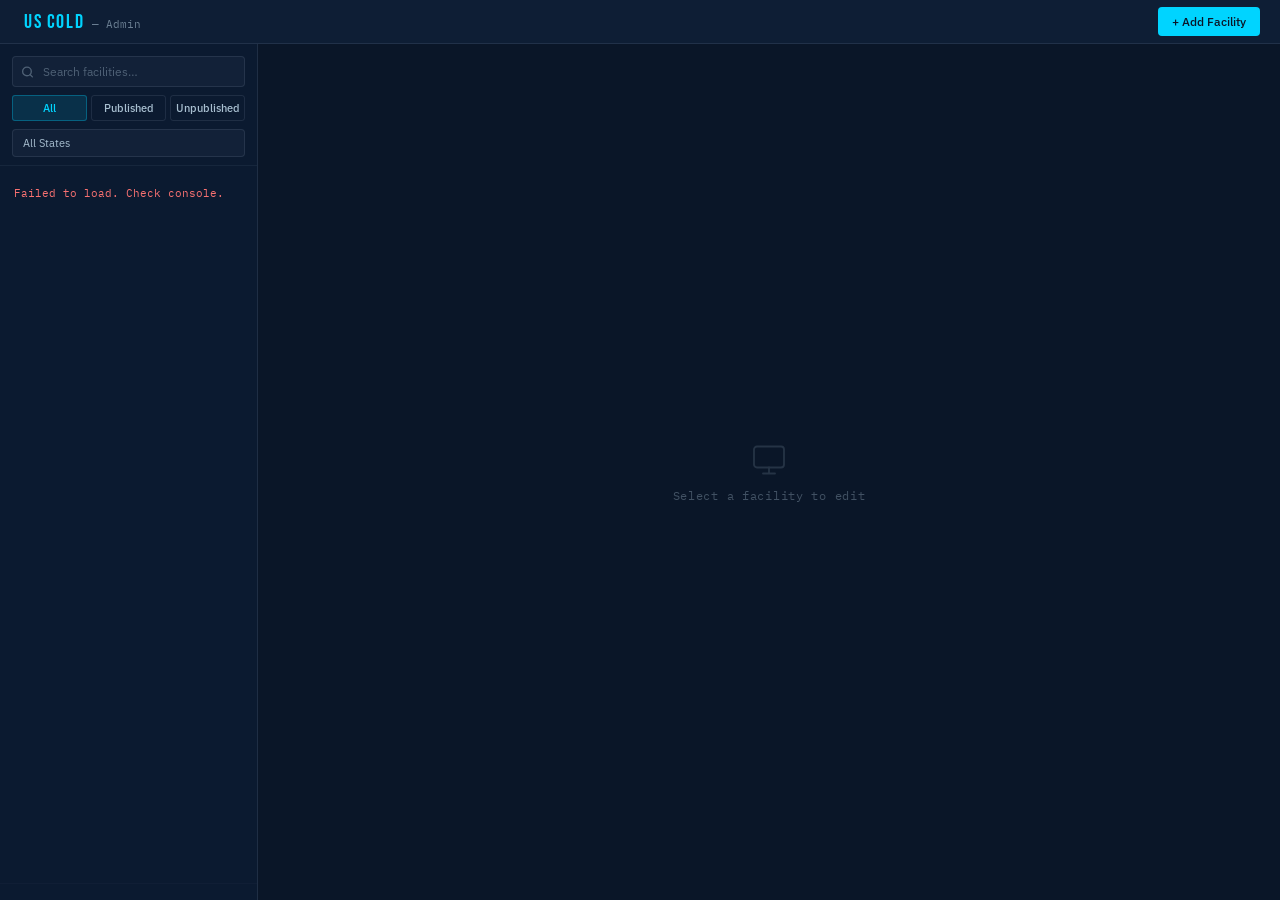
<file: uscold-admin.html>
<!DOCTYPE html>
<html lang="en">
<head>
  <meta charset="UTF-8">
  <meta name="viewport" content="width=device-width, initial-scale=1.0">
  <title>US Cold — Admin</title>
  <link rel="preconnect" href="https://fonts.googleapis.com">
  <link rel="preconnect" href="https://fonts.gstatic.com" crossorigin>
  <link href="https://fonts.googleapis.com/css2?family=Bebas+Neue&family=IBM+Plex+Mono:wght@400;500&family=IBM+Plex+Sans:wght@300;400;500;600&display=swap" rel="stylesheet">
  <style>
    *, *::before, *::after { box-sizing: border-box; margin: 0; padding: 0; }

    :root {
      --bg:         #0A1628;
      --surface:    #0e1e35;
      --surface2:   #0c1a2e;
      --sidebar:    #0b1a30;
      --accent:     #00D4FF;
      --text:       #F0F6FA;
      --mist:       #A8BFD0;
      --border:     rgba(168,191,208,0.12);
      --border2:    rgba(168,191,208,0.07);
      --green:      #34d399;
      --red:        #f87171;
      --gray:       #374151;
    }

    html, body { height: 100%; overflow: hidden; }

    body {
      background: var(--bg);
      color: var(--text);
      font-family: 'IBM Plex Sans', sans-serif;
      font-size: 13px;
    }

    /* ── App shell ── */
    .app { display: flex; flex-direction: column; height: 100vh; }

    /* ── Top bar ── */
    .topbar {
      height: 44px;
      display: flex;
      align-items: center;
      justify-content: space-between;
      padding: 0 20px 0 24px;
      background: var(--surface);
      border-bottom: 1px solid var(--border);
      flex-shrink: 0;
      gap: 16px;
    }

    .topbar-left {
      display: flex;
      align-items: baseline;
      gap: 8px;
    }

    .topbar-logo {
      font-family: 'Bebas Neue', sans-serif;
      font-size: 20px;
      letter-spacing: 0.08em;
      color: var(--accent);
    }

    .topbar-sub {
      font-family: 'IBM Plex Mono', monospace;
      font-size: 11px;
      color: var(--mist);
      opacity: 0.6;
    }

    .topbar-right {
      display: flex;
      align-items: center;
      gap: 12px;
    }

    .save-status {
      font-family: 'IBM Plex Mono', monospace;
      font-size: 11px;
      letter-spacing: 0.05em;
      min-width: 90px;
      text-align: right;
      transition: opacity 0.4s;
    }
    .save-status.saving { color: #fbbf24; }
    .save-status.saved  { color: var(--green); }
    .save-status.error  { color: var(--red); }

    .btn {
      font-family: 'IBM Plex Sans', sans-serif;
      font-size: 12px;
      font-weight: 500;
      padding: 7px 14px;
      border-radius: 4px;
      border: none;
      cursor: pointer;
      transition: opacity 0.15s, background 0.15s;
    }
    .btn:hover { opacity: 0.85; }
    .btn-primary   { background: var(--accent); color: #0A1628; }
    .btn-secondary { background: transparent; border: 1px solid var(--border); color: var(--mist); }
    .btn-danger    { background: transparent; border: 1px solid rgba(248,113,113,0.35); color: var(--red); }
    .btn:disabled  { opacity: 0.35; cursor: not-allowed; }

    /* ── Workspace ── */
    .workspace {
      display: flex;
      flex: 1;
      min-height: 0;
    }

    /* ── Sidebar ── */
    .sidebar {
      width: 258px;
      flex-shrink: 0;
      display: flex;
      flex-direction: column;
      background: var(--sidebar);
      border-right: 1px solid var(--border);
      overflow: hidden;
    }

    .sidebar-top {
      padding: 12px 12px 8px;
      flex-shrink: 0;
      border-bottom: 1px solid var(--border2);
    }

    .sidebar-search {
      position: relative;
      margin-bottom: 8px;
    }

    .sidebar-search svg {
      position: absolute;
      left: 9px;
      top: 50%;
      transform: translateY(-50%);
      color: var(--mist);
      opacity: 0.4;
      pointer-events: none;
    }

    .sidebar-search input {
      width: 100%;
      background: rgba(200,232,245,0.04);
      border: 1px solid var(--border);
      color: var(--text);
      font-family: 'IBM Plex Sans', sans-serif;
      font-size: 12px;
      padding: 7px 10px 7px 30px;
      border-radius: 4px;
      outline: none;
    }
    .sidebar-search input::placeholder { color: var(--mist); opacity: 0.4; }
    .sidebar-search input:focus { border-color: rgba(0,212,255,0.3); }

    .filter-tabs {
      display: flex;
      gap: 4px;
      margin-bottom: 8px;
    }

    .filter-tab {
      flex: 1;
      font-family: 'IBM Plex Sans', sans-serif;
      font-size: 11px;
      font-weight: 500;
      padding: 5px 0;
      border-radius: 3px;
      border: 1px solid var(--border);
      background: transparent;
      color: var(--mist);
      cursor: pointer;
      text-align: center;
      transition: all 0.15s;
    }
    .filter-tab.active {
      background: rgba(0,212,255,0.12);
      border-color: rgba(0,212,255,0.3);
      color: var(--accent);
    }

    .state-select {
      width: 100%;
      background: rgba(200,232,245,0.04);
      border: 1px solid var(--border);
      color: var(--mist);
      font-family: 'IBM Plex Sans', sans-serif;
      font-size: 11px;
      padding: 6px 10px;
      border-radius: 4px;
      outline: none;
      appearance: none;
      cursor: pointer;
    }
    .state-select option { background: #0e1e35; }

    .facility-list {
      flex: 1;
      overflow-y: auto;
      scrollbar-width: thin;
      scrollbar-color: var(--border) transparent;
    }

    .list-item {
      display: flex;
      align-items: center;
      padding: 9px 14px 9px 12px;
      border-left: 2px solid transparent;
      border-bottom: 1px solid var(--border2);
      cursor: pointer;
      transition: background 0.12s;
      gap: 8px;
    }
    .list-item:hover { background: rgba(200,232,245,0.03); }
    .list-item.active {
      background: rgba(0,212,255,0.06);
      border-left-color: var(--accent);
    }

    .list-item-info { flex: 1; min-width: 0; }

    .list-item-name {
      font-size: 12px;
      font-weight: 500;
      color: var(--text);
      white-space: nowrap;
      overflow: hidden;
      text-overflow: ellipsis;
    }
    .list-item.active .list-item-name { color: var(--accent); }

    .list-item-meta {
      font-family: 'IBM Plex Mono', monospace;
      font-size: 9.5px;
      color: var(--mist);
      opacity: 0.55;
      margin-top: 1px;
    }

    .status-dot {
      width: 6px;
      height: 6px;
      border-radius: 50%;
      flex-shrink: 0;
    }
    .status-dot.published   { background: var(--green); }
    .status-dot.unpublished { background: var(--gray); }

    .sidebar-footer {
      padding: 8px 12px;
      border-top: 1px solid var(--border2);
      font-family: 'IBM Plex Mono', monospace;
      font-size: 10px;
      color: var(--mist);
      opacity: 0.4;
      flex-shrink: 0;
    }

    /* ── Main panel ── */
    .main-panel {
      flex: 1;
      display: flex;
      flex-direction: column;
      min-width: 0;
      overflow: hidden;
    }

    .main-scroll {
      flex: 1;
      overflow-y: auto;
      scrollbar-width: thin;
      scrollbar-color: var(--border) transparent;
    }

    /* Empty state */
    .empty-state {
      height: 100%;
      display: flex;
      flex-direction: column;
      align-items: center;
      justify-content: center;
      color: var(--mist);
      opacity: 0.35;
      gap: 10px;
    }

    .empty-state svg { opacity: 0.5; }

    .empty-state p {
      font-family: 'IBM Plex Mono', monospace;
      font-size: 12px;
      letter-spacing: 0.06em;
    }

    /* Form header */
    .form-header {
      padding: 20px 32px 16px;
      background: var(--surface);
      border-bottom: 1px solid var(--border);
      display: flex;
      align-items: flex-start;
      justify-content: space-between;
      gap: 16px;
      flex-shrink: 0;
    }

    .form-title-block { min-width: 0; }

    .form-facility-name {
      font-family: 'Bebas Neue', sans-serif;
      font-size: 28px;
      letter-spacing: 0.05em;
      color: var(--text);
      line-height: 1;
      margin-bottom: 4px;
      white-space: nowrap;
      overflow: hidden;
      text-overflow: ellipsis;
    }

    .form-location {
      font-family: 'IBM Plex Mono', monospace;
      font-size: 10.5px;
      color: var(--mist);
      opacity: 0.55;
    }

    .form-meta {
      font-family: 'IBM Plex Mono', monospace;
      font-size: 9.5px;
      color: var(--mist);
      opacity: 0.4;
      margin-top: 2px;
    }

    .form-header-right {
      display: flex;
      flex-direction: column;
      align-items: flex-end;
      gap: 8px;
      flex-shrink: 0;
    }

    /* Published toggle in header */
    .published-row {
      display: flex;
      align-items: center;
      gap: 10px;
    }

    .published-label {
      font-family: 'IBM Plex Mono', monospace;
      font-size: 10px;
      letter-spacing: 0.12em;
      color: var(--mist);
      text-transform: uppercase;
    }

    .published-state {
      font-family: 'IBM Plex Mono', monospace;
      font-size: 10px;
      letter-spacing: 0.08em;
      min-width: 36px;
    }
    .published-state.live  { color: var(--green); }
    .published-state.draft { color: var(--gray);  }

    /* Form body */
    .form-body { padding: 24px 32px 40px; }

    /* Section */
    .form-section { margin-bottom: 24px; }

    .section-head {
      font-family: 'IBM Plex Mono', monospace;
      font-size: 9.5px;
      font-weight: 500;
      letter-spacing: 0.18em;
      text-transform: uppercase;
      color: var(--accent);
      padding: 7px 10px;
      background: rgba(0,212,255,0.04);
      border-left: 2px solid var(--accent);
      border-radius: 0 3px 3px 0;
      margin-bottom: 14px;
    }

    .form-grid {
      display: grid;
      grid-template-columns: 1fr 1fr;
      gap: 14px 20px;
    }

    .form-grid.thirds {
      grid-template-columns: 1fr 1fr 1fr;
    }

    .field-full { grid-column: 1 / -1; }

    .field-group { display: flex; flex-direction: column; gap: 5px; }

    .field-label {
      font-family: 'IBM Plex Mono', monospace;
      font-size: 9.5px;
      letter-spacing: 0.12em;
      text-transform: uppercase;
      color: var(--mist);
      opacity: 0.7;
    }

    .field-input {
      background: rgba(200,232,245,0.04);
      border: 1px solid var(--border);
      color: var(--text);
      font-family: 'IBM Plex Sans', sans-serif;
      font-size: 13px;
      padding: 8px 11px;
      border-radius: 4px;
      outline: none;
      transition: border-color 0.15s, background 0.15s;
      width: 100%;
    }
    .field-input::placeholder { color: var(--mist); opacity: 0.35; }
    .field-input:focus {
      border-color: rgba(0,212,255,0.35);
      background: rgba(200,232,245,0.06);
    }

    textarea.field-input {
      resize: vertical;
      min-height: 72px;
      font-size: 12.5px;
      line-height: 1.5;
    }

    /* Toggle grid */
    .toggle-grid {
      display: grid;
      grid-template-columns: repeat(4, 1fr);
      gap: 10px 16px;
    }

    .toggle-wrap {
      display: flex;
      align-items: center;
      gap: 9px;
      cursor: pointer;
      user-select: none;
    }

    .toggle-wrap input[type="checkbox"] { display: none; }

    .toggle-slider {
      width: 34px;
      height: 18px;
      background: var(--gray);
      border-radius: 9px;
      position: relative;
      transition: background 0.2s;
      flex-shrink: 0;
    }

    .toggle-slider::after {
      content: '';
      position: absolute;
      width: 12px;
      height: 12px;
      background: #fff;
      border-radius: 50%;
      top: 3px;
      left: 3px;
      transition: transform 0.2s;
    }

    .toggle-wrap input:checked + .toggle-slider { background: var(--green); }
    .toggle-wrap input:checked + .toggle-slider::after { transform: translateX(16px); }

    .toggle-name {
      font-size: 12px;
      font-weight: 500;
      color: var(--mist);
      transition: color 0.15s;
    }

    .toggle-wrap:has(input:checked) .toggle-name { color: var(--text); }

    /* Conditional field */
    .conditional-field {
      background: rgba(0,212,255,0.03);
      border: 1px solid rgba(0,212,255,0.1);
      border-radius: 4px;
      padding: 12px;
      margin-top: 10px;
    }
    .conditional-field .field-label { color: var(--accent); opacity: 0.7; }

    /* Form actions */
    .form-actions {
      display: flex;
      align-items: center;
      gap: 10px;
      padding: 16px 32px;
      background: var(--surface);
      border-top: 1px solid var(--border);
      flex-shrink: 0;
    }

    .form-actions-right { margin-left: auto; }

    /* ── Delete Modal ── */
    .modal-backdrop {
      display: none;
      position: fixed;
      inset: 0;
      background: rgba(5,10,20,0.75);
      z-index: 100;
      align-items: center;
      justify-content: center;
    }
    .modal-backdrop.open { display: flex; }

    .modal {
      background: #0e1e35;
      border: 1px solid rgba(248,113,113,0.2);
      border-radius: 8px;
      padding: 28px 28px 22px;
      width: 380px;
      max-width: 90vw;
    }

    .modal h3 {
      font-family: 'Bebas Neue', sans-serif;
      font-size: 22px;
      letter-spacing: 0.06em;
      color: var(--text);
      margin-bottom: 6px;
    }

    .modal p { font-size: 12.5px; color: var(--mist); margin-bottom: 18px; line-height: 1.5; }

    .modal-input-label {
      font-family: 'IBM Plex Mono', monospace;
      font-size: 9.5px;
      letter-spacing: 0.12em;
      text-transform: uppercase;
      color: var(--mist);
      opacity: 0.6;
      margin-bottom: 6px;
      display: block;
    }

    .modal input {
      width: 100%;
      background: rgba(200,232,245,0.04);
      border: 1px solid rgba(248,113,113,0.3);
      color: var(--text);
      font-family: 'IBM Plex Mono', monospace;
      font-size: 12px;
      padding: 9px 12px;
      border-radius: 4px;
      outline: none;
      margin-bottom: 8px;
    }
    .modal input:focus { border-color: var(--red); }

    .modal-match-hint {
      font-family: 'IBM Plex Mono', monospace;
      font-size: 10px;
      height: 14px;
      margin-bottom: 18px;
    }
    .modal-match-hint.match { color: var(--green); }
    .modal-match-hint.no-match { color: var(--red); opacity: 0.6; }

    .modal-actions { display: flex; gap: 10px; justify-content: flex-end; }

    /* ── Misc ── */
    .loading-overlay {
      height: 100%;
      display: flex;
      align-items: center;
      justify-content: center;
      color: var(--mist);
      font-family: 'IBM Plex Mono', monospace;
      font-size: 12px;
      letter-spacing: 0.1em;
      opacity: 0.5;
    }
  </style>
</head>
<body>
<div class="app">

  <!-- ── Top bar ── -->
  <header class="topbar">
    <div class="topbar-left">
      <span class="topbar-logo">US COLD</span>
      <span class="topbar-sub">— Admin</span>
    </div>
    <div class="topbar-right">
      <span class="save-status" id="save-status"></span>
      <button class="btn btn-primary" id="add-facility-btn">+ Add Facility</button>
    </div>
  </header>

  <!-- ── Workspace ── -->
  <div class="workspace">

    <!-- Sidebar -->
    <aside class="sidebar">
      <div class="sidebar-top">
        <div class="sidebar-search">
          <svg width="13" height="13" viewBox="0 0 24 24" fill="none" stroke="currentColor" stroke-width="2.5" stroke-linecap="round" stroke-linejoin="round">
            <circle cx="11" cy="11" r="8"/><path d="m21 21-4.35-4.35"/>
          </svg>
          <input type="text" id="sidebar-search" placeholder="Search facilities…">
        </div>
        <div class="filter-tabs">
          <button class="filter-tab active" data-filter="all">All</button>
          <button class="filter-tab" data-filter="published">Published</button>
          <button class="filter-tab" data-filter="unpublished">Unpublished</button>
        </div>
        <select class="state-select" id="state-filter">
          <option value="">All States</option>
        </select>
      </div>
      <div class="facility-list" id="facility-list">
        <div class="loading-overlay">Loading…</div>
      </div>
      <div class="sidebar-footer" id="sidebar-footer"></div>
    </aside>

    <!-- Main panel -->
    <div class="main-panel">
      <div class="main-scroll" id="main-scroll">
        <div class="empty-state" id="empty-state">
          <svg width="36" height="36" viewBox="0 0 24 24" fill="none" stroke="currentColor" stroke-width="1.2" stroke-linecap="round" stroke-linejoin="round">
            <rect x="2" y="3" width="20" height="14" rx="2"/><path d="M8 21h8M12 17v4"/>
          </svg>
          <p>Select a facility to edit</p>
        </div>
        <div id="form-container" style="display:none; height:100%;">
          <!-- injected by renderForm() -->
        </div>
      </div>
      <!-- Form actions bar (shown when form is visible) -->
      <div class="form-actions" id="form-actions" style="display:none">
        <button class="btn btn-primary" id="save-btn">Save Changes</button>
        <button class="btn btn-secondary" id="discard-btn">Discard</button>
        <div class="form-actions-right">
          <button class="btn btn-danger" id="delete-btn">Delete Facility</button>
        </div>
      </div>
    </div>

  </div><!-- /workspace -->
</div><!-- /app -->

<!-- ── Delete Confirmation Modal ── -->
<div class="modal-backdrop" id="modal-backdrop">
  <div class="modal">
    <h3>Delete Facility</h3>
    <p>This cannot be undone. The facility will be permanently removed from the database and the public locations page.</p>
    <span class="modal-input-label">Type the facility name to confirm</span>
    <input type="text" id="modal-input" placeholder="" autocomplete="off">
    <div class="modal-match-hint" id="modal-hint"></div>
    <div class="modal-actions">
      <button class="btn btn-secondary" id="modal-cancel">Cancel</button>
      <button class="btn btn-danger" id="modal-confirm" disabled>Delete Permanently</button>
    </div>
  </div>
</div>

<script>
const SUPABASE_URL = 'https://ypqeekmwqkafknajxuki.supabase.co';
const SUPABASE_KEY = 'sb_publishable_KZ6JO3EYjDCPkjzp8Ygs3A_iVQqFB81';

// ── State ──────────────────────────────────────────────────────────────────
let facilities  = [];
let selectedId  = null;
let isNew       = false;
let saveTimer   = null;
let filterMode  = 'all';
let stateFilter = '';
let searchQuery = '';

// ── API ────────────────────────────────────────────────────────────────────
async function apiFetch(path, options = {}) {
  const res = await fetch(SUPABASE_URL + '/rest/v1/' + path, {
    ...options,
    headers: {
      'apikey':          SUPABASE_KEY,
      'Authorization':   `Bearer ${SUPABASE_KEY}`,
      'Content-Type':    'application/json',
      'Prefer':          options.method === 'PATCH' || options.method === 'POST'
                           ? 'return=representation' : '',
      ...options.headers,
    },
  });
  if (!res.ok) throw new Error(`HTTP ${res.status}`);
  if (res.status === 204) return null;
  return res.json();
}

async function loadFacilities() {
  facilities = await apiFetch('facilities?select=*&order=name.asc');
  populateStateFilter();
  renderSidebar();
  updateFooter();
}

async function patchFacility(id, data) {
  const rows = await apiFetch(`facilities?id=eq.${id}`, {
    method: 'PATCH', body: JSON.stringify(data)
  });
  return rows[0];
}

async function postFacility(data) {
  const rows = await apiFetch('facilities', {
    method: 'POST', body: JSON.stringify(data)
  });
  return rows[0];
}

async function deleteFacilityById(id) {
  await apiFetch(`facilities?id=eq.${id}`, { method: 'DELETE' });
}

// ── Sidebar ────────────────────────────────────────────────────────────────
function visibleFacilities() {
  return facilities.filter(f => {
    if (filterMode === 'published'   && !f.published) return false;
    if (filterMode === 'unpublished' &&  f.published) return false;
    if (stateFilter && f.state !== stateFilter) return false;
    if (searchQuery) {
      const q = searchQuery.toLowerCase();
      const h = `${f.name} ${f.city} ${f.state}`.toLowerCase();
      if (!h.includes(q)) return false;
    }
    return true;
  });
}

function renderSidebar() {
  const list = document.getElementById('facility-list');
  const visible = visibleFacilities();

  if (!visible.length) {
    list.innerHTML = `<div style="padding:20px 14px; font-family:'IBM Plex Mono',monospace; font-size:11px; color:var(--mist); opacity:0.4;">No facilities match.</div>`;
    updateFooter();
    return;
  }

  list.innerHTML = visible.map(f => `
    <div class="list-item ${f.id === selectedId ? 'active' : ''}" data-id="${f.id}">
      <div class="list-item-info">
        <div class="list-item-name">${esc(f.name)}</div>
        <div class="list-item-meta">${esc(f.state)} · ${esc(f.city)}</div>
      </div>
      <span class="status-dot ${f.published ? 'published' : 'unpublished'}" title="${f.published ? 'Published' : 'Unpublished'}"></span>
    </div>
  `).join('');

  list.querySelectorAll('.list-item').forEach(el => {
    el.addEventListener('click', () => selectFacility(el.dataset.id));
  });

  updateFooter();
}

function populateStateFilter() {
  const states = [...new Set(facilities.map(f => f.state).filter(Boolean))].sort();
  const sel    = document.getElementById('state-filter');
  const prev   = sel.value;
  sel.innerHTML = '<option value="">All States</option>' +
    states.map(s => `<option value="${s}">${s}</option>`).join('');
  sel.value = states.includes(prev) ? prev : '';
}

function updateFooter() {
  const v = visibleFacilities().length;
  document.getElementById('sidebar-footer').textContent =
    `${v} of ${facilities.length} facilities`;
}

// ── Form rendering ─────────────────────────────────────────────────────────
function toggle(name, label, checked) {
  return `
    <label class="toggle-wrap">
      <input type="checkbox" name="${name}" ${checked ? 'checked' : ''}>
      <span class="toggle-slider"></span>
      <span class="toggle-name">${label}</span>
    </label>`;
}

function field(name, label, value, type = 'text', placeholder = '', opts = '') {
  return `
    <div class="field-group">
      <span class="field-label">${label}</span>
      <input class="field-input" type="${type}" name="${name}" value="${esc(value ?? '')}"
        placeholder="${placeholder}" ${opts}>
    </div>`;
}

function renderForm(f) {
  const isNewForm = !f || !f.id;
  const title     = isNewForm ? 'New Facility' : (f.name || 'Untitled');
  const location  = isNewForm ? '' : [f.state, f.city].filter(Boolean).join(' · ');
  const updatedAt = f && f.updated_at
    ? 'Updated ' + new Date(f.updated_at).toLocaleString('en-US', { month: 'short', day: 'numeric', hour: 'numeric', minute: '2-digit' })
    : '';

  const d = f || {};

  const html = `
    <form id="facility-form" autocomplete="off">
      <!-- Header -->
      <div class="form-header">
        <div class="form-title-block">
          <div class="form-facility-name">${esc(title)}</div>
          ${location ? `<div class="form-location">${esc(location)}</div>` : ''}
          ${updatedAt ? `<div class="form-meta">${updatedAt}</div>` : ''}
        </div>
        <div class="form-header-right">
          <div class="published-row">
            <span class="published-label">Published</span>
            ${toggle('published', '', !!d.published)}
            <span class="published-state ${d.published ? 'live' : 'draft'}" id="published-state">
              ${d.published ? 'LIVE' : 'DRAFT'}
            </span>
          </div>
        </div>
      </div>

      <div class="form-body">

        <!-- Basic Info -->
        <div class="form-section">
          <div class="section-head">Basic Information</div>
          <div class="form-grid">
            <div class="field-group field-full">
              <span class="field-label">Facility Name *</span>
              <input class="field-input" type="text" name="name" value="${esc(d.name ?? '')}" placeholder="Enter facility name" required>
            </div>
            ${field('state',         'State',         d.state,         'text', 'TX')}
            ${field('city',          'City',          d.city,          'text', 'City name')}
            <div class="field-group field-full">
              <span class="field-label">Address</span>
              <input class="field-input" type="text" name="address" value="${esc(d.address ?? '')}" placeholder="Street address">
            </div>
            ${field('zip',           'ZIP',           d.zip,           'text', '00000')}
            ${field('phone',         'Phone',         d.phone,         'text', '(000) 000-0000')}
            <div class="field-group field-full">
              <span class="field-label">Contact Email</span>
              <input class="field-input" type="email" name="contact_email" value="${esc(d.contact_email ?? '')}" placeholder="contact@uscold.com">
            </div>
          </div>
        </div>

        <!-- Capacity & Temperature -->
        <div class="form-section">
          <div class="section-head">Capacity &amp; Temperature</div>
          <div class="form-grid">
            ${field('pallet_positions', 'Pallet Positions', d.pallet_positions, 'number', '0', 'min="0"')}
            ${field('square_footage',   'Square Footage',   d.square_footage,   'number', '0', 'min="0"')}
            ${field('temp_min_f',       'Temp Min (°F)',     d.temp_min_f,       'number', '-20')}
            ${field('temp_max_f',       'Temp Max (°F)',     d.temp_max_f,       'number', '40')}
          </div>
        </div>

        <!-- Capabilities -->
        <div class="form-section">
          <div class="section-head">Capabilities</div>
          <div class="toggle-grid">
            ${toggle('rail_access',    'Rail Access',      !!d.rail_access)}
            ${toggle('quick_freeze',   'Quick Freeze',     !!d.quick_freeze)}
            ${toggle('automated',      'Automated',        !!d.automated)}
            ${toggle('layer_pick',     'Layer Pick',       !!d.layer_pick)}
            ${toggle('repack',         'Repack',           !!d.repack)}
            ${toggle('export_import',  'Export / Import',  !!d.export_import)}
            ${toggle('organic',        'Organic',          !!d.organic)}
            ${toggle('dedicated',      'Dedicated',        !!d.dedicated)}
          </div>

          <!-- Rail carrier — conditional -->
          <div class="conditional-field" id="rail-carrier-field" style="display:${d.rail_access ? '' : 'none'}">
            <div class="field-group">
              <span class="field-label">Rail Carrier</span>
              <input class="field-input" type="text" name="rail_carrier" value="${esc(d.rail_carrier ?? '')}" placeholder="e.g. BNSF, UP, CSX">
            </div>
          </div>

          <!-- Quick freeze auto — conditional -->
          <div class="conditional-field" id="qf-auto-field" style="display:${d.quick_freeze ? '' : 'none'}">
            <div class="toggle-wrap">
              <input type="checkbox" name="quick_freeze_auto" ${d.quick_freeze_auto ? 'checked' : ''}>
              <span class="toggle-slider"></span>
              <span class="toggle-name">Automated Quick Freeze</span>
            </div>
          </div>
        </div>

        <!-- Certifications -->
        <div class="form-section">
          <div class="section-head">Certifications</div>
          <div class="toggle-grid">
            ${toggle('brcgs', 'BRCGS', !!d.brcgs)}
            ${toggle('usda',  'USDA',  !!d.usda)}
            ${toggle('fda',   'FDA',   !!d.fda)}
            ${toggle('sqf',   'SQF',   !!d.sqf)}
          </div>
        </div>

        <!-- Media & Notes -->
        <div class="form-section">
          <div class="section-head">Media &amp; Notes</div>
          <div class="form-grid">
            <div class="field-group field-full">
              <span class="field-label">Image URL</span>
              <input class="field-input" type="url" name="image_url" value="${esc(d.image_url ?? '')}" placeholder="https://…">
            </div>
            <div class="field-group field-full">
              <span class="field-label">Notes</span>
              <textarea class="field-input" name="notes" placeholder="Internal notes…">${esc(d.notes ?? '')}</textarea>
            </div>
          </div>
        </div>

      </div><!-- /form-body -->
    </form>`;

  document.getElementById('form-container').innerHTML = html;
  document.getElementById('form-container').style.display = '';
  document.getElementById('empty-state').style.display    = 'none';
  document.getElementById('form-actions').style.display   = '';

  // ── Conditional field listeners ──────────────────────────────────────────
  const form = document.getElementById('facility-form');

  form.querySelector('[name="rail_access"]').addEventListener('change', function () {
    document.getElementById('rail-carrier-field').style.display = this.checked ? '' : 'none';
  });

  form.querySelector('[name="quick_freeze"]').addEventListener('change', function () {
    document.getElementById('qf-auto-field').style.display = this.checked ? '' : 'none';
  });

  form.querySelector('[name="published"]').addEventListener('change', function () {
    const el = document.getElementById('published-state');
    el.textContent  = this.checked ? 'LIVE' : 'DRAFT';
    el.className    = `published-state ${this.checked ? 'live' : 'draft'}`;
  });

  // Show/hide delete button for new facilities
  document.getElementById('delete-btn').style.display = isNewForm ? 'none' : '';
}

// ── Select / deselect ──────────────────────────────────────────────────────
function selectFacility(id) {
  selectedId = String(id);
  isNew      = false;
  const f    = facilities.find(x => String(x.id) === String(id));
  if (!f) return;
  renderForm(f);
  renderSidebar();
  document.getElementById('main-scroll').scrollTop = 0;
}

function showNewForm() {
  selectedId = null;
  isNew      = true;
  renderForm(null);
  renderSidebar();
  document.getElementById('main-scroll').scrollTop = 0;
}

// ── Save ───────────────────────────────────────────────────────────────────
function getFormPayload() {
  const form = document.getElementById('facility-form');
  if (!form) return null;
  const fd = new FormData(form);

  const boolFields = [
    'rail_access','quick_freeze','quick_freeze_auto','automated',
    'layer_pick','repack','export_import','organic','dedicated',
    'brcgs','usda','fda','sqf','published'
  ];
  const intFields  = ['pallet_positions','square_footage','temp_min_f','temp_max_f'];
  const payload    = {};

  for (const [key, val] of fd.entries()) {
    if (boolFields.includes(key)) continue; // handled below
    if (intFields.includes(key)) {
      payload[key] = val.trim() === '' ? null : parseInt(val, 10);
    } else {
      payload[key] = val.trim() === '' ? null : val.trim();
    }
  }
  boolFields.forEach(k => { payload[k] = !!form.querySelector(`[name="${k}"]`)?.checked; });
  return payload;
}

async function handleSave() {
  const payload = getFormPayload();
  if (!payload) return;
  if (!payload.name) {
    setStatus('error', 'Name is required');
    return;
  }

  setStatus('saving', 'Saving…');
  try {
    if (isNew) {
      const created = await postFacility(payload);
      facilities.push(created);
      facilities.sort((a, b) => (a.name || '').localeCompare(b.name || ''));
      selectedId = created.id;
      isNew      = false;
      renderForm(created);
    } else {
      const updated = await patchFacility(selectedId, payload);
      const idx = facilities.findIndex(f => f.id === selectedId);
      if (idx !== -1) {
        facilities[idx] = updated;
        facilities.sort((a, b) => (a.name || '').localeCompare(b.name || ''));
      }
      renderForm(updated);
    }
    populateStateFilter();
    renderSidebar();
    setStatus('saved', '● Saved');
    clearTimeout(saveTimer);
    saveTimer = setTimeout(() => setStatus('idle', ''), 2500);
  } catch (err) {
    console.error(err);
    setStatus('error', '✕ Error saving');
  }
}

function handleDiscard() {
  if (isNew) {
    selectedId = null;
    isNew      = false;
    document.getElementById('form-container').style.display = 'none';
    document.getElementById('empty-state').style.display    = '';
    document.getElementById('form-actions').style.display   = 'none';
    renderSidebar();
  } else {
    const f = facilities.find(x => x.id === selectedId);
    if (f) renderForm(f);
  }
}

// ── Delete ─────────────────────────────────────────────────────────────────
let pendingDeleteId   = null;
let pendingDeleteName = '';

function openDeleteModal() {
  const f = facilities.find(x => x.id === selectedId);
  if (!f) return;
  pendingDeleteId   = f.id;
  pendingDeleteName = f.name || '';

  document.getElementById('modal-input').value       = '';
  document.getElementById('modal-hint').textContent  = '';
  document.getElementById('modal-confirm').disabled  = true;
  document.getElementById('modal-backdrop').classList.add('open');
  document.getElementById('modal-input').focus();
}

function closeModal() {
  document.getElementById('modal-backdrop').classList.remove('open');
  pendingDeleteId   = null;
  pendingDeleteName = '';
}

async function confirmDelete() {
  if (!pendingDeleteId) return;
  closeModal();
  setStatus('saving', 'Deleting…');
  try {
    await deleteFacilityById(pendingDeleteId);
    facilities = facilities.filter(f => f.id !== pendingDeleteId);
    selectedId = null;
    isNew      = false;
    document.getElementById('form-container').style.display = 'none';
    document.getElementById('empty-state').style.display    = '';
    document.getElementById('form-actions').style.display   = 'none';
    renderSidebar();
    setStatus('saved', '● Deleted');
    clearTimeout(saveTimer);
    saveTimer = setTimeout(() => setStatus('idle', ''), 2500);
  } catch (err) {
    console.error(err);
    setStatus('error', '✕ Delete failed');
  }
}

// ── Status ─────────────────────────────────────────────────────────────────
function setStatus(type, msg) {
  const el      = document.getElementById('save-status');
  el.textContent = msg;
  el.className   = `save-status ${type}`;
}

// ── Helpers ────────────────────────────────────────────────────────────────
function esc(s) {
  if (s == null) return '';
  return String(s)
    .replace(/&/g,'&amp;').replace(/</g,'&lt;').replace(/>/g,'&gt;')
    .replace(/"/g,'&quot;');
}

// ── Event wiring ───────────────────────────────────────────────────────────
document.getElementById('add-facility-btn').addEventListener('click', showNewForm);

document.getElementById('save-btn').addEventListener('click', handleSave);
document.getElementById('discard-btn').addEventListener('click', handleDiscard);
document.getElementById('delete-btn').addEventListener('click', openDeleteModal);

document.querySelectorAll('.filter-tab').forEach(btn => {
  btn.addEventListener('click', () => {
    document.querySelectorAll('.filter-tab').forEach(b => b.classList.remove('active'));
    btn.classList.add('active');
    filterMode = btn.dataset.filter;
    renderSidebar();
  });
});

document.getElementById('state-filter').addEventListener('change', e => {
  stateFilter = e.target.value;
  renderSidebar();
});

document.getElementById('sidebar-search').addEventListener('input', e => {
  searchQuery = e.target.value;
  renderSidebar();
});

// Modal
document.getElementById('modal-input').addEventListener('input', function () {
  const match   = this.value.trim() === pendingDeleteName.trim();
  const hint    = document.getElementById('modal-hint');
  const confirm = document.getElementById('modal-confirm');
  if (!this.value) {
    hint.textContent = '';
    hint.className   = 'modal-match-hint';
  } else if (match) {
    hint.textContent = '✓ Name matches — deletion enabled';
    hint.className   = 'modal-match-hint match';
  } else {
    hint.textContent = 'Name does not match';
    hint.className   = 'modal-match-hint no-match';
  }
  confirm.disabled = !match;
});

document.getElementById('modal-cancel').addEventListener('click', closeModal);
document.getElementById('modal-confirm').addEventListener('click', confirmDelete);

document.getElementById('modal-backdrop').addEventListener('click', e => {
  if (e.target === e.currentTarget) closeModal();
});

// ── Boot ───────────────────────────────────────────────────────────────────
async function init() {
  try {
    await loadFacilities();
  } catch (err) {
    console.error(err);
    document.getElementById('facility-list').innerHTML =
      `<div style="padding:20px 14px; font-family:'IBM Plex Mono',monospace; font-size:11px; color:var(--red);">Failed to load. Check console.</div>`;
  }
}

init();
</script>
</body>
</html>
</file>
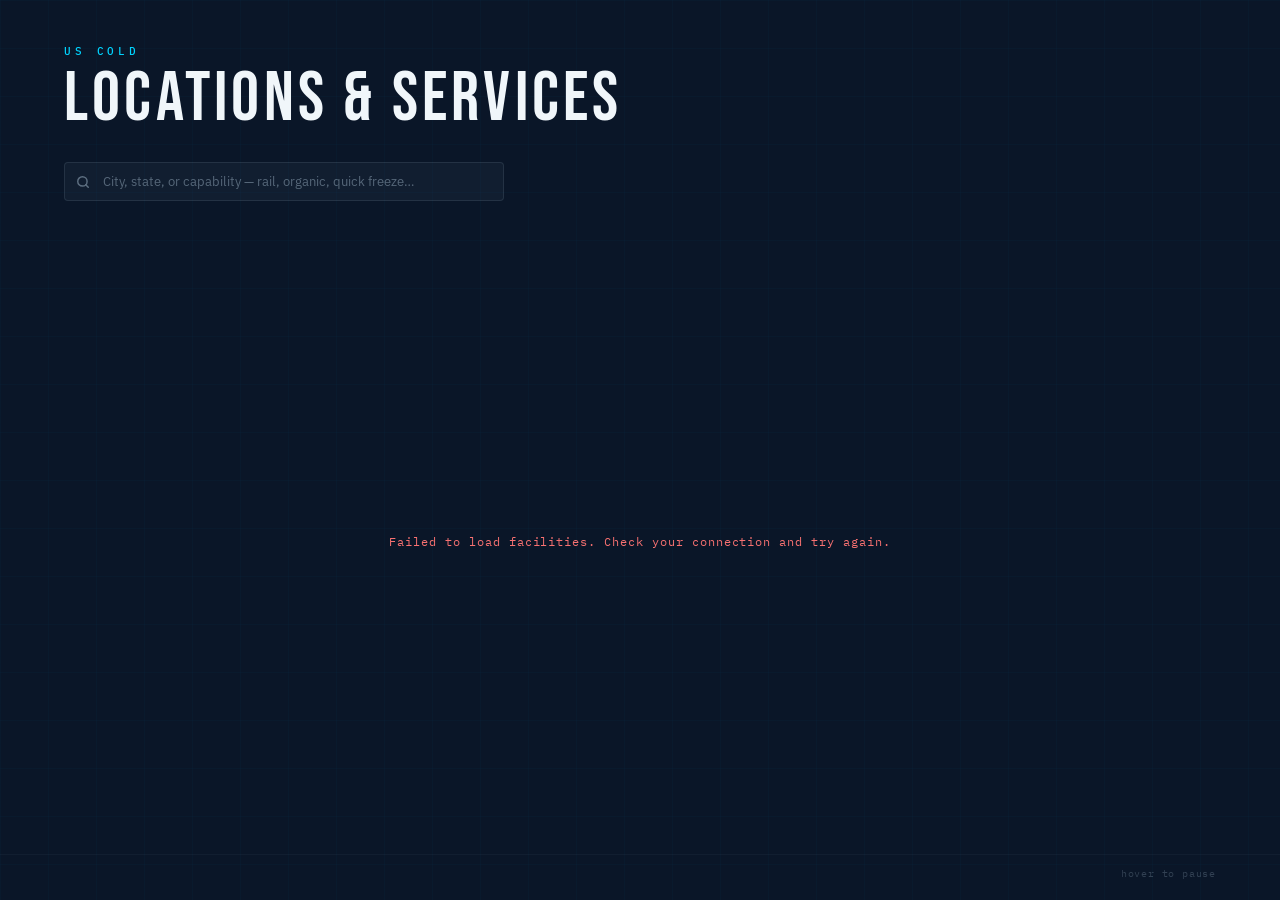
<file: uscold-locations.html>
<!DOCTYPE html>
<html lang="en">
<head>
  <meta charset="UTF-8">
  <meta name="viewport" content="width=device-width, initial-scale=1.0">
  <title>US Cold — Locations &amp; Services</title>
  <link rel="preconnect" href="https://fonts.googleapis.com">
  <link rel="preconnect" href="https://fonts.gstatic.com" crossorigin>
  <link href="https://fonts.googleapis.com/css2?family=Bebas+Neue&family=IBM+Plex+Mono:wght@400;500&family=IBM+Plex+Sans:wght@300;400;500;600&display=swap" rel="stylesheet">
  <style>
    *, *::before, *::after { box-sizing: border-box; margin: 0; padding: 0; }

    :root {
      --bg: #0A1628;
      --accent: #00D4FF;
      --text: #F0F6FA;
      --mist: #A8BFD0;
      --card-bg: rgba(200,232,245,0.03);
      --card-border: rgba(200,232,245,0.08);
    }

    html, body { height: 100%; overflow: hidden; }

    body {
      background-color: var(--bg);
      color: var(--text);
      font-family: 'IBM Plex Sans', sans-serif;
      position: relative;
    }

    body::before {
      content: '';
      position: fixed;
      inset: 0;
      background-image:
        linear-gradient(rgba(0,212,255,0.025) 1px, transparent 1px),
        linear-gradient(90deg, rgba(0,212,255,0.025) 1px, transparent 1px);
      background-size: 48px 48px;
      pointer-events: none;
      z-index: 0;
    }

    .page-wrapper {
      position: relative;
      z-index: 1;
      height: 100vh;
      display: flex;
      flex-direction: column;
    }

    /* ── Header ── */
    header {
      padding: 44px 64px 28px;
      flex-shrink: 0;
    }

    .eyebrow {
      font-family: 'IBM Plex Mono', monospace;
      font-size: 11px;
      font-weight: 500;
      letter-spacing: 0.35em;
      color: var(--accent);
      text-transform: uppercase;
      margin-bottom: 6px;
    }

    h1 {
      font-family: 'Bebas Neue', sans-serif;
      font-size: clamp(44px, 5.5vw, 76px);
      font-weight: 400;
      letter-spacing: 0.06em;
      color: var(--text);
      line-height: 1;
      margin-bottom: 28px;
    }

    .search-wrapper {
      display: flex;
      align-items: center;
      gap: 10px;
      max-width: 440px;
      position: relative;
    }

    .search-icon {
      position: absolute;
      left: 12px;
      color: var(--mist);
      opacity: 0.5;
      pointer-events: none;
    }

    .search-input {
      background: rgba(200,232,245,0.04);
      border: 1px solid rgba(200,232,245,0.1);
      color: var(--text);
      font-family: 'IBM Plex Sans', sans-serif;
      font-size: 13px;
      padding: 10px 16px 10px 38px;
      border-radius: 4px;
      width: 100%;
      outline: none;
      transition: border-color 0.2s, background 0.2s;
    }
    .search-input::placeholder { color: var(--mist); opacity: 0.45; }
    .search-input:focus {
      border-color: rgba(0,212,255,0.35);
      background: rgba(200,232,245,0.06);
    }

    /* ── Marquee ── */
    .marquee-section {
      flex: 1;
      display: flex;
      flex-direction: column;
      justify-content: center;
      min-height: 0;
      padding: 8px 0 20px;
    }

    .marquee-outer {
      overflow: hidden;
      -webkit-mask-image: linear-gradient(to right, transparent 0%, black 10%, black 90%, transparent 100%);
      mask-image: linear-gradient(to right, transparent 0%, black 10%, black 90%, transparent 100%);
      cursor: default;
    }

    .marquee-track {
      display: flex;
      gap: 18px;
      width: max-content;
      padding: 16px 0;
      animation: marquee 220s linear infinite;
    }

    .marquee-track.paused,
    .marquee-track:hover {
      animation-play-state: paused;
    }

    @keyframes marquee {
      from { transform: translateX(0); }
      to   { transform: translateX(-50%); }
    }

    /* ── Search Results Grid ── */
    .search-results {
      display: none;
      flex: 1;
      overflow-y: auto;
      padding: 20px 64px 36px;
      gap: 16px;
      flex-wrap: wrap;
      align-content: flex-start;
    }

    .search-results.active { display: flex; }

    .no-results {
      width: 100%;
      text-align: center;
      color: var(--mist);
      font-family: 'IBM Plex Mono', monospace;
      font-size: 12px;
      letter-spacing: 0.08em;
      padding: 48px 0;
      opacity: 0.5;
    }

    /* ── Facility Card ── */
    .facility-card {
      background: var(--card-bg);
      border: 1px solid var(--card-border);
      border-top: 2px solid transparent;
      border-radius: 6px;
      width: 292px;
      flex-shrink: 0;
      padding: 22px 20px 18px;
      transition: border-top-color 0.2s, background 0.2s;
    }

    .facility-card:hover {
      border-top-color: var(--accent);
      background: rgba(200,232,245,0.055);
    }

    .card-state {
      font-family: 'IBM Plex Mono', monospace;
      font-size: 10px;
      font-weight: 500;
      letter-spacing: 0.18em;
      color: var(--accent);
      text-transform: uppercase;
      margin-bottom: 3px;
    }

    .card-city {
      font-size: 15px;
      font-weight: 600;
      color: var(--text);
      margin-bottom: 1px;
      white-space: nowrap;
      overflow: hidden;
      text-overflow: ellipsis;
    }

    .card-name {
      font-size: 11px;
      color: var(--mist);
      opacity: 0.7;
      margin-bottom: 14px;
      white-space: nowrap;
      overflow: hidden;
      text-overflow: ellipsis;
    }

    .card-stats {
      display: flex;
      flex-direction: column;
      gap: 4px;
      margin-bottom: 14px;
    }

    .card-stat {
      font-size: 11px;
      color: var(--mist);
      display: flex;
      align-items: center;
      gap: 5px;
    }

    .card-stat strong {
      color: var(--text);
      font-weight: 500;
    }

    .stat-icon {
      width: 12px;
      height: 12px;
      flex-shrink: 0;
      opacity: 0.5;
    }

    .card-badges {
      display: flex;
      flex-wrap: wrap;
      gap: 5px;
    }

    .badge {
      font-family: 'IBM Plex Mono', monospace;
      font-size: 8.5px;
      font-weight: 500;
      letter-spacing: 0.1em;
      text-transform: uppercase;
      padding: 3px 7px;
      border-radius: 2px;
      white-space: nowrap;
    }

    .badge-rail    { background: rgba(0,212,255,0.1);   color: #00D4FF; border: 1px solid rgba(0,212,255,0.22); }
    .badge-freeze  { background: rgba(96,200,255,0.08); color: #7dd3f8; border: 1px solid rgba(96,200,255,0.18); }
    .badge-auto    { background: rgba(139,92,246,0.09); color: #a78bfa; border: 1px solid rgba(139,92,246,0.18); }
    .badge-organic { background: rgba(52,211,153,0.07); color: #6ee7b7; border: 1px solid rgba(52,211,153,0.16); }
    .badge-default { background: rgba(168,191,208,0.07); color: var(--mist); border: 1px solid rgba(168,191,208,0.14); }

    /* ── Loading ── */
    .loading-state {
      flex: 1;
      display: flex;
      align-items: center;
      justify-content: center;
      color: var(--mist);
      font-family: 'IBM Plex Mono', monospace;
      font-size: 12px;
      letter-spacing: 0.12em;
      opacity: 0.6;
    }

    .dot { animation: pulse 1.4s ease-in-out infinite; }
    .dot:nth-child(2) { animation-delay: 0.2s; }
    .dot:nth-child(3) { animation-delay: 0.4s; }
    @keyframes pulse { 0%,80%,100% { opacity: 0.1; } 40% { opacity: 1; } }

    .error-state {
      flex: 1;
      display: flex;
      align-items: center;
      justify-content: center;
      color: #f87171;
      font-family: 'IBM Plex Mono', monospace;
      font-size: 12px;
      letter-spacing: 0.08em;
    }

    /* ── Footer ── */
    .page-footer {
      padding: 12px 64px 20px;
      display: flex;
      align-items: center;
      justify-content: space-between;
      flex-shrink: 0;
      border-top: 1px solid rgba(200,232,245,0.04);
    }

    .footer-count {
      font-family: 'IBM Plex Mono', monospace;
      font-size: 10px;
      letter-spacing: 0.1em;
      color: var(--mist);
      opacity: 0.35;
    }

    .hover-hint {
      font-family: 'IBM Plex Mono', monospace;
      font-size: 10px;
      letter-spacing: 0.08em;
      color: var(--mist);
      opacity: 0.25;
    }
  </style>
</head>
<body>
<div class="page-wrapper">

  <header>
    <div class="eyebrow">US COLD</div>
    <h1>LOCATIONS &amp; SERVICES</h1>
    <div class="search-wrapper">
      <svg class="search-icon" width="14" height="14" viewBox="0 0 24 24" fill="none" stroke="currentColor" stroke-width="2.5" stroke-linecap="round" stroke-linejoin="round">
        <circle cx="11" cy="11" r="8"/><path d="m21 21-4.35-4.35"/>
      </svg>
      <input type="text" class="search-input" id="search-input"
        placeholder="City, state, or capability — rail, organic, quick freeze…">
    </div>
  </header>

  <div class="loading-state" id="loading-state">
    Loading<span class="dot">.</span><span class="dot">.</span><span class="dot">.</span>
  </div>

  <div class="error-state" id="error-state" style="display:none">
    Failed to load facilities. Check your connection and try again.
  </div>

  <div class="marquee-section" id="marquee-section" style="display:none">
    <div class="marquee-outer">
      <div class="marquee-track" id="marquee-track"></div>
    </div>
  </div>

  <div class="search-results" id="search-results"></div>

  <footer class="page-footer">
    <span class="footer-count" id="facility-count"></span>
    <span class="hover-hint" id="hover-hint">hover to pause</span>
  </footer>

</div>

<script>
const SUPABASE_URL = 'https://ypqeekmwqkafknajxuki.supabase.co';
const SUPABASE_KEY = 'sb_publishable_KZ6JO3EYjDCPkjzp8Ygs3A_iVQqFB81';

let allFacilities = [];

async function fetchFacilities() {
  const res = await fetch(
    `${SUPABASE_URL}/rest/v1/facilities?published=eq.true&select=*&order=name.asc`,
    { headers: { 'apikey': SUPABASE_KEY } }
  );
  if (!res.ok) throw new Error(`HTTP ${res.status}`);
  return res.json();
}

function formatPallets(n) {
  if (!n) return null;
  return `${Number(n).toLocaleString()} pallet positions`;
}

function formatTemp(min, max) {
  if (min == null && max == null) return null;
  if (min != null && max != null) return `${min}°F to ${max}°F`;
  if (min != null) return `From ${min}°F`;
  return `To ${max}°F`;
}

function buildBadges(f) {
  const b = [];
  if (f.rail_access) {
    b.push({ label: f.rail_carrier ? `Rail — ${f.rail_carrier}` : 'Rail Access', cls: 'badge-rail' });
  }
  if (f.quick_freeze) {
    b.push({ label: f.quick_freeze_auto ? 'Auto Quick Freeze' : 'Quick Freeze', cls: 'badge-freeze' });
  }
  if (f.automated)     b.push({ label: 'Automated',      cls: 'badge-auto' });
  if (f.organic)       b.push({ label: 'Organic',        cls: 'badge-organic' });
  if (f.repack)        b.push({ label: 'Repack',         cls: 'badge-default' });
  if (f.export_import) b.push({ label: 'Export / Import',cls: 'badge-default' });
  if (f.brcgs)         b.push({ label: 'BRCGS',          cls: 'badge-default' });
  if (f.layer_pick)    b.push({ label: 'Layer Pick',     cls: 'badge-default' });
  if (f.dedicated)     b.push({ label: 'Dedicated',      cls: 'badge-default' });
  return b;
}

function cardHTML(f) {
  const pallets = formatPallets(f.pallet_positions);
  const temp    = formatTemp(f.temp_min_f, f.temp_max_f);
  const badges  = buildBadges(f);

  const palletsRow = pallets
    ? `<div class="card-stat"><strong>${pallets}</strong></div>`
    : `<div class="card-stat" style="opacity:0.45">Contact for capacity</div>`;

  const tempRow = temp
    ? `<div class="card-stat">${temp}</div>`
    : '';

  const badgesHTML = badges.length
    ? `<div class="card-badges">${badges.map(b => `<span class="badge ${b.cls}">${b.label}</span>`).join('')}</div>`
    : '';

  return `
    <div class="facility-card">
      <div class="card-state">${esc(f.state) }</div>
      <div class="card-city">${esc(f.city)  }</div>
      <div class="card-name">${esc(f.name)  }</div>
      <div class="card-stats">${palletsRow}${tempRow}</div>
      ${badgesHTML}
    </div>`;
}

function esc(s) {
  if (!s) return '';
  return String(s)
    .replace(/&/g,'&amp;').replace(/</g,'&lt;').replace(/>/g,'&gt;')
    .replace(/"/g,'&quot;');
}

function matchesFacility(f, q) {
  q = q.toLowerCase().trim();
  if (!q) return true;
  const text = [
    f.city, f.state, f.name, f.rail_carrier,
    f.rail_access    ? 'rail rail access'      : '',
    f.quick_freeze   ? 'quick freeze'          : '',
    f.automated      ? 'automated automation'  : '',
    f.organic        ? 'organic'               : '',
    f.repack         ? 'repack'                : '',
    f.export_import  ? 'export import'         : '',
    f.brcgs          ? 'brcgs'                 : '',
    f.layer_pick     ? 'layer pick'            : '',
    f.dedicated      ? 'dedicated'             : '',
    f.usda           ? 'usda'                  : '',
    f.fda            ? 'fda'                   : '',
    f.sqf            ? 'sqf'                   : '',
  ].filter(Boolean).join(' ').toLowerCase();
  return text.includes(q);
}

function initMarquee(facilities) {
  const track = document.getElementById('marquee-track');
  const html  = facilities.map(cardHTML).join('');
  track.innerHTML = html + html;
}

function renderSearch(query) {
  const marqueeSection = document.getElementById('marquee-section');
  const searchResults  = document.getElementById('search-results');
  const hoverHint      = document.getElementById('hover-hint');
  const countEl        = document.getElementById('facility-count');

  if (!query.trim()) {
    marqueeSection.style.display = '';
    searchResults.classList.remove('active');
    hoverHint.style.display = '';
    countEl.textContent = `${allFacilities.length} active facilities`;
    return;
  }

  marqueeSection.style.display = 'none';
  hoverHint.style.display = 'none';
  searchResults.classList.add('active');

  const matches = allFacilities.filter(f => matchesFacility(f, query));
  countEl.textContent = `${matches.length} of ${allFacilities.length} facilities`;

  if (matches.length === 0) {
    searchResults.innerHTML = '<div class="no-results">No facilities match your search.</div>';
  } else {
    searchResults.innerHTML = matches.map(cardHTML).join('');
  }
}

async function init() {
  try {
    allFacilities = await fetchFacilities();

    document.getElementById('loading-state').style.display  = 'none';
    document.getElementById('marquee-section').style.display = '';
    document.getElementById('facility-count').textContent    = `${allFacilities.length} active facilities`;

    initMarquee(allFacilities);

    document.getElementById('search-input').addEventListener('input', e => {
      renderSearch(e.target.value);
    });

  } catch (err) {
    console.error(err);
    document.getElementById('loading-state').style.display = 'none';
    document.getElementById('error-state').style.display   = '';
  }
}

init();
</script>
</body>
</html>
</file>
<file: style.css>
/* ================================================================
   LaFrance Manufacturing — Shared Stylesheet
   style.css — loaded by all pages
================================================================ */

/* ── Tokens ───────────────────────────────────────────────────── */
:root {
  --bg:            #1a1b1d;
  --surface:       #212326;
  --surface-raised:#282b2e;
  --border:        #313539;
  --border-faint:  #262a2e;
  --accent:        #c03030;
  --accent-dim:    rgba(192,48,48,0.10);
  --accent-blue:   #8ab4c8;
  --text:          #e8e4dc;
  --text-2:        #8a8a82;
  --text-muted:    #3e3e38;

  --f-display: 'Bebas Neue', sans-serif;
  --f-sub:     'Rajdhani', sans-serif;
  --f-body:    'Source Serif 4', serif;
  --f-mono:    'JetBrains Mono', monospace;

  --w: 1280px;
  --pad: 2.5rem;
  --nav-h: 62px;
}

/* ── Reset ────────────────────────────────────────────────────── */
*, *::before, *::after { box-sizing: border-box; margin: 0; padding: 0; }
html { scroll-behavior: smooth; }
body {
  background: var(--bg);
  color: var(--text);
  font-family: var(--f-body);
  font-size: 16px;
  line-height: 1.7;
  -webkit-font-smoothing: antialiased;
}
a { color: inherit; text-decoration: none; }
ul, ol { list-style: none; }
img { display: block; max-width: 100%; }
button { cursor: pointer; border: none; background: none; font: inherit; }

/* ── Layout ───────────────────────────────────────────────────── */
.w {
  max-width: var(--w);
  margin: 0 auto;
  padding: 0 var(--pad);
}

/* ── Reveal animations ────────────────────────────────────────── */
.reveal {
  opacity: 0;
  transform: translateY(18px);
  transition: opacity 0.65s cubic-bezier(.22,.68,0,1.1),
              transform 0.65s cubic-bezier(.22,.68,0,1.1);
}
.reveal.in { opacity: 1; transform: none; }
.d1 { transition-delay: .1s; }
.d2 { transition-delay: .2s; }
.d3 { transition-delay: .3s; }
.d4 { transition-delay: .4s; }

/* ── Type utilities ───────────────────────────────────────────── */
.label {
  font-family: var(--f-mono);
  font-size: 0.6rem;
  letter-spacing: 0.22em;
  text-transform: uppercase;
  color: var(--text-muted);
}
.label-amber { color: var(--accent); }

.hed {
  font-family: var(--f-display);
  line-height: 0.93;
  letter-spacing: 0.02em;
  color: var(--text);
}
.hed-xl  { font-size: clamp(4.5rem, 9vw, 9rem); }
.hed-lg  { font-size: clamp(3rem,   6vw, 6rem); }
.hed-md  { font-size: clamp(2rem,   4vw, 3.5rem); }
.hed-sm  { font-size: clamp(1.6rem, 3vw, 2.5rem); }

/* ── Buttons ──────────────────────────────────────────────────── */
.btn {
  display: inline-block;
  font-family: var(--f-sub);
  font-weight: 700;
  font-size: 0.76rem;
  letter-spacing: 0.15em;
  text-transform: uppercase;
  padding: 0.85rem 2rem;
  transition: background 0.2s, color 0.2s, border-color 0.2s;
}
.btn:focus-visible { outline: 2px solid var(--accent); outline-offset: 2px; }
.btn-amber   { background: var(--accent); color: var(--bg); }
.btn-amber:hover { background: #d03535; }
.btn-ghost   { border: 1px solid var(--accent-blue); color: var(--accent-blue); }
.btn-ghost:hover { background: rgba(138,180,200,0.08); }
.btn-ghost-amber { border: 1px solid var(--accent); color: var(--accent); }
.btn-ghost-amber:hover { background: var(--accent-dim); }
.btn-invert  { background: var(--bg); color: var(--accent); border: 2px solid var(--bg); }
.btn-invert:hover { background: transparent; color: var(--bg); border-color: var(--bg); }

/* ── Navigation ───────────────────────────────────────────────── */
#nav {
  position: fixed; top: 0; left: 0; right: 0;
  z-index: 200;
  height: var(--nav-h);
  background: rgba(255,255,255,0.97);
  backdrop-filter: blur(10px);
  -webkit-backdrop-filter: blur(10px);
  border-bottom: 1px solid #e5e2dc;
  transition: border-color 0.35s;
}
#nav.scrolled { border-bottom-color: var(--accent); }

.nav-inner {
  max-width: var(--w);
  margin: 0 auto;
  padding: 0 var(--pad);
  height: 100%;
  display: flex;
  align-items: center;
  gap: 2.5rem;
}
.nav-logo {
  font-family: var(--f-sub);
  font-weight: 700;
  font-size: 0.92rem;
  letter-spacing: 0.12em;
  text-transform: uppercase;
  color: #191a1c;
  margin-right: auto;
  flex-shrink: 0;
}
.nav-logo strong { color: var(--accent); font-weight: 700; }

.nav-links {
  display: flex;
  gap: 2.25rem;
  align-items: center;
}
.nav-links a {
  font-family: var(--f-sub);
  font-size: 0.72rem;
  font-weight: 600;
  letter-spacing: 0.15em;
  text-transform: uppercase;
  color: #707070;
  transition: color 0.2s;
  padding-bottom: 2px;
  border-bottom: 1px solid transparent;
}
.nav-links a:hover,
.nav-links a.active { color: #191a1c; }
.nav-links a.active { border-bottom-color: var(--accent); }
.nav-links a:focus-visible { outline: 2px solid var(--accent); outline-offset: 3px; }

.nav-contact-btn {
  font-family: var(--f-sub);
  font-size: 0.68rem;
  font-weight: 700;
  letter-spacing: 0.15em;
  text-transform: uppercase;
  color: var(--bg);
  background: var(--accent);
  padding: 0.5rem 1.2rem;
  transition: background 0.2s;
  flex-shrink: 0;
}
.nav-contact-btn:hover { background: #d03535; }

.nav-toggle {
  display: none;
  flex-direction: column;
  gap: 5px;
  padding: 6px;
  margin-left: auto;
}
.nav-toggle span {
  display: block;
  width: 22px; height: 1.5px;
  background: var(--text);
  transition: transform 0.3s, opacity 0.3s;
}
.nav-toggle[aria-expanded="true"] span:nth-child(1) { transform: translateY(6.5px) rotate(45deg); }
.nav-toggle[aria-expanded="true"] span:nth-child(2) { opacity: 0; }
.nav-toggle[aria-expanded="true"] span:nth-child(3) { transform: translateY(-6.5px) rotate(-45deg); }

.nav-drawer {
  display: none;
  position: fixed;
  top: var(--nav-h); left: 0; right: 0;
  background: var(--surface);
  border-bottom: 1px solid var(--border);
  padding: 0.5rem var(--pad) 1.25rem;
  z-index: 199;
}
.nav-drawer.open { display: block; }
.nav-drawer a {
  display: block;
  padding: 0.9rem 0;
  font-family: var(--f-sub);
  font-size: 1rem;
  font-weight: 600;
  letter-spacing: 0.08em;
  text-transform: uppercase;
  color: var(--text-2);
  border-bottom: 1px solid var(--border);
  transition: color 0.2s;
}
.nav-drawer a:last-child { border-bottom: none; }
.nav-drawer a:hover { color: var(--text); }

/* ── Alloy ticker band ────────────────────────────────────────── */
.alloy-band {
  background: var(--surface-raised);
  border-top: 1px solid var(--border);
  border-bottom: 1px solid var(--border);
  overflow: hidden;
  padding: 0.85rem 0;
}
.alloy-track {
  display: flex;
  white-space: nowrap;
  animation: alloy-scroll 24s linear infinite;
}
.alloy-track:hover { animation-play-state: paused; }
@keyframes alloy-scroll {
  from { transform: translateX(0); }
  to   { transform: translateX(-50%); }
}
.alloy-item {
  flex-shrink: 0;
  font-family: var(--f-mono);
  font-size: 0.64rem;
  letter-spacing: 0.18em;
  text-transform: uppercase;
  color: var(--text-2);
  padding: 0 2rem;
  border-right: 1px solid var(--border);
}
.alloy-item.hi { color: var(--accent); }

/* ── Callout strip ────────────────────────────────────────────── */
.callout-strip {
  background: var(--accent);
  padding: 3.5rem var(--pad);
  display: flex;
  align-items: center;
  justify-content: space-between;
  gap: 3rem;
  flex-wrap: wrap;
}
.callout-strip blockquote {
  font-family: var(--f-display);
  font-size: clamp(1.8rem, 3.5vw, 3rem);
  color: var(--bg);
  line-height: 1.05;
  flex: 1;
  min-width: 220px;
  letter-spacing: 0.02em;
}

/* ── Footer ───────────────────────────────────────────────────── */
footer {
  background: var(--surface);
  border-top: 1px solid var(--border);
}
.footer-body {
  display: grid;
  grid-template-columns: 1.5fr 1fr 1fr;
  gap: 3rem;
  padding: 4rem var(--pad) 3rem;
  max-width: var(--w);
  margin: 0 auto;
}
.footer-logo {
  font-family: var(--f-sub);
  font-weight: 700;
  font-size: 0.9rem;
  letter-spacing: 0.14em;
  text-transform: uppercase;
  color: var(--text);
  margin-bottom: 0.5rem;
}
.footer-logo strong { color: var(--accent); }
.footer-tagline {
  font-family: var(--f-mono);
  font-size: 0.63rem;
  color: var(--text-muted);
  letter-spacing: 0.06em;
  line-height: 1.8;
}
.footer-col-head {
  font-family: var(--f-mono);
  font-size: 0.58rem;
  letter-spacing: 0.22em;
  text-transform: uppercase;
  color: var(--text-muted);
  padding-bottom: 0.75rem;
  border-bottom: 1px solid var(--border);
  margin-bottom: 1rem;
}
.footer-nav { display: flex; flex-direction: column; gap: 0.5rem; }
.footer-nav a {
  font-family: var(--f-sub);
  font-size: 0.88rem;
  font-weight: 500;
  color: var(--text-2);
  transition: color 0.2s;
}
.footer-nav a:hover { color: var(--text); }
.footer-tel,
.footer-email {
  display: block;
  font-family: var(--f-mono);
  color: var(--accent);
  transition: color 0.2s;
  margin-bottom: 0.35rem;
}
.footer-tel  { font-size: 0.88rem; }
.footer-email{ font-size: 0.76rem; }
.footer-tel:hover,
.footer-email:hover { color: #d03535; }

.footer-bottom {
  max-width: var(--w);
  margin: 0 auto;
  padding: 1rem var(--pad);
  border-top: 1px solid var(--border);
  display: flex;
  justify-content: space-between;
  align-items: center;
  gap: 1rem;
  flex-wrap: wrap;
}
.footer-copy,
.footer-bottom a {
  font-family: var(--f-mono);
  font-size: 0.6rem;
  letter-spacing: 0.08em;
  color: var(--text-muted);
  transition: color 0.2s;
}
.footer-bottom a:hover { color: var(--text-2); }

/* ── Spec panel (shared between pages) ───────────────────────── */
.spec-panel {
  background: var(--bg);
  border: 1px solid var(--border);
}
.spec-panel-head {
  padding: 0.8rem 1.25rem;
  background: var(--surface-raised);
  border-bottom: 1px solid var(--border);
  font-family: var(--f-mono);
  font-size: 0.57rem;
  letter-spacing: 0.18em;
  text-transform: uppercase;
  color: var(--text-muted);
  display: flex;
  justify-content: space-between;
  align-items: center;
}
.spec-panel-head::after { content: '■ ■ ■'; letter-spacing: 0.3em; color: var(--border); }
.spec-panel-rows { padding: 0 1.25rem; }
.spec-row {
  display: flex;
  align-items: baseline;
  padding: 0.6rem 0;
  border-bottom: 1px dotted var(--border);
  gap: 0.5rem;
}
.spec-row:last-child { border-bottom: none; }
.spec-key {
  font-family: var(--f-mono);
  font-size: 0.66rem;
  color: var(--text-2);
  white-space: nowrap;
  min-width: 130px;
  flex-shrink: 0;
}
.spec-val {
  font-family: var(--f-mono);
  font-size: 0.7rem;
  color: var(--text);
  margin-left: auto;
  text-align: right;
  line-height: 1.65;
}
.spec-row--metals { align-items: flex-start; }

/* ── Section label + hed pattern ─────────────────────────────── */
.sh { margin-bottom: 4rem; }
.sh .label { display: block; margin-bottom: 1rem; }

/* ── Product rows (shared across index + products page) ──────── */
.product-rows { border-top: 1px solid var(--border); }
.prod-row {
  display: grid;
  grid-template-columns: 72px 1fr 1fr;
  border-bottom: 1px solid var(--border);
  position: relative;
  transition: background 0.2s;
}
.prod-row::before {
  content: '';
  position: absolute; left: 0; top: 0; bottom: 0;
  width: 2px;
  background: var(--accent);
  transform: scaleY(0);
  transform-origin: top;
  transition: transform 0.25s cubic-bezier(.22,.68,0,1.1);
}
.prod-row:hover { background: rgba(255,255,255,0.012); }
.prod-row:hover::before { transform: scaleY(1); }

.prod-num {
  font-family: var(--f-display);
  font-size: 3.8rem;
  line-height: 1;
  letter-spacing: 0.01em;
  color: var(--text-muted);
  padding: 2rem 0.75rem 2rem 1.75rem;
  opacity: 0.35;
  align-self: start;
  border-right: 1px solid var(--border);
}
.prod-left {
  padding: 2rem 1.75rem 2rem 2rem;
  border-right: 1px solid var(--border);
  display: flex;
  flex-direction: column;
  gap: 1.25rem;
}
.prod-badge {
  font-family: var(--f-mono);
  font-size: 0.62rem;
  letter-spacing: 0.1em;
  color: var(--accent);
  background: var(--accent-dim);
  border: 1px solid rgba(200,146,42,0.18);
  padding: 0.22rem 0.6rem;
  display: inline-block;
  width: fit-content;
}
.prod-name {
  font-family: var(--f-display);
  font-size: clamp(1.6rem, 2.8vw, 2.6rem);
  line-height: 0.95;
  letter-spacing: 0.02em;
  color: var(--text);
}
.prod-skus {
  display: flex;
  flex-wrap: wrap;
  gap: 0.3rem;
  margin-top: auto;
}
.sku {
  font-family: var(--f-mono);
  font-size: 0.62rem;
  color: var(--text-2);
  border: 1px solid var(--border);
  padding: 0.18rem 0.45rem;
}
.prod-right {
  padding: 2rem 2.5rem 2rem 2rem;
  display: flex;
  flex-direction: column;
  justify-content: space-between;
  gap: 1.5rem;
}
.prod-desc {
  font-size: 0.91rem;
  color: var(--text-2);
  line-height: 1.72;
}
.prod-cta {
  font-family: var(--f-sub);
  font-size: 0.7rem;
  font-weight: 700;
  letter-spacing: 0.14em;
  text-transform: uppercase;
  color: var(--accent);
  display: inline-flex;
  align-items: center;
  gap: 0.55rem;
  align-self: flex-start;
  transition: gap 0.2s;
}
.prod-cta::after { content: '→'; }
.prod-cta:hover { gap: 0.85rem; }

/* ── Responsive ───────────────────────────────────────────────── */
@media (max-width: 900px) {
  :root { --pad: 1.75rem; }

  .nav-links,
  .nav-contact-btn { display: none; }
  .nav-toggle { display: flex; }
  .nav-inner { gap: 0.75rem; }

  .footer-body { grid-template-columns: 1fr 1fr; }
  .footer-body > :first-child { grid-column: 1 / -1; }
  .callout-strip { flex-direction: column; align-items: flex-start; }

  .prod-row { grid-template-columns: 52px 1fr; }
  .prod-right { display: none; }
  .prod-left { border-right: none; }
}

@media (max-width: 540px) {
  :root { --pad: 1.25rem; }
  .footer-body { grid-template-columns: 1fr; }
  .footer-body > :first-child { grid-column: auto; }
  .callout-strip .btn { width: 100%; text-align: center; justify-content: center; }
  .spec-panel { padding: 1.25rem; }
  .spec-key { min-width: 100px; }
}

/* ── Light mode ───────────────────────────────────────────────── */
html.light {
  --bg:            #f5f3ef;
  --surface:       #ede9e3;
  --surface-raised:#e4e0d8;
  --border:        #cbc7c0;
  --border-faint:  #d6d2cc;
  --text:          #1a1b1d;
  --text-2:        #4a4844;
  --text-muted:    #908c86;
}
html.light body {
  background-image: radial-gradient(circle, rgba(110,100,88,0.13) 1px, transparent 1px);
  background-size: 20px 20px;
  background-attachment: fixed;
}
html.light .alloy-band { background: var(--surface-raised); }
html.light footer { background: var(--surface); }
html.light .nav-drawer { background: var(--surface); }
html.light .prod-row:hover { background: rgba(0,0,0,0.018); }

/* ── Theme toggle button ──────────────────────────────────────── */
#theme-toggle {
  display: flex;
  align-items: center;
  justify-content: center;
  width: 34px; height: 34px;
  border-radius: 50%;
  background: transparent;
  border: 1px solid #d0ccc6;
  color: #707070;
  transition: background 0.2s, border-color 0.2s, color 0.2s;
  flex-shrink: 0;
}
#theme-toggle:hover {
  background: rgba(0,0,0,0.06);
  border-color: #aaa;
  color: #191a1c;
}
#theme-toggle svg { width: 15px; height: 15px; pointer-events: none; }

/* ── Language toggle button ───────────────────────────────────── */
#lang-toggle {
  display: flex;
  align-items: center;
  justify-content: center;
  height: 34px;
  padding: 0 0.75rem;
  border-radius: 4px;
  background: transparent;
  border: 1px solid #d0ccc6;
  color: #707070;
  font-family: var(--f-sub);
  font-size: 0.68rem;
  font-weight: 700;
  letter-spacing: 0.12em;
  transition: background 0.2s, border-color 0.2s, color 0.2s;
  flex-shrink: 0;
}
#lang-toggle:hover {
  background: rgba(0,0,0,0.06);
  border-color: #aaa;
  color: #191a1c;
}
#lang-toggle.active {
  background: var(--accent);
  border-color: var(--accent);
  color: #fff;
}
</file>
